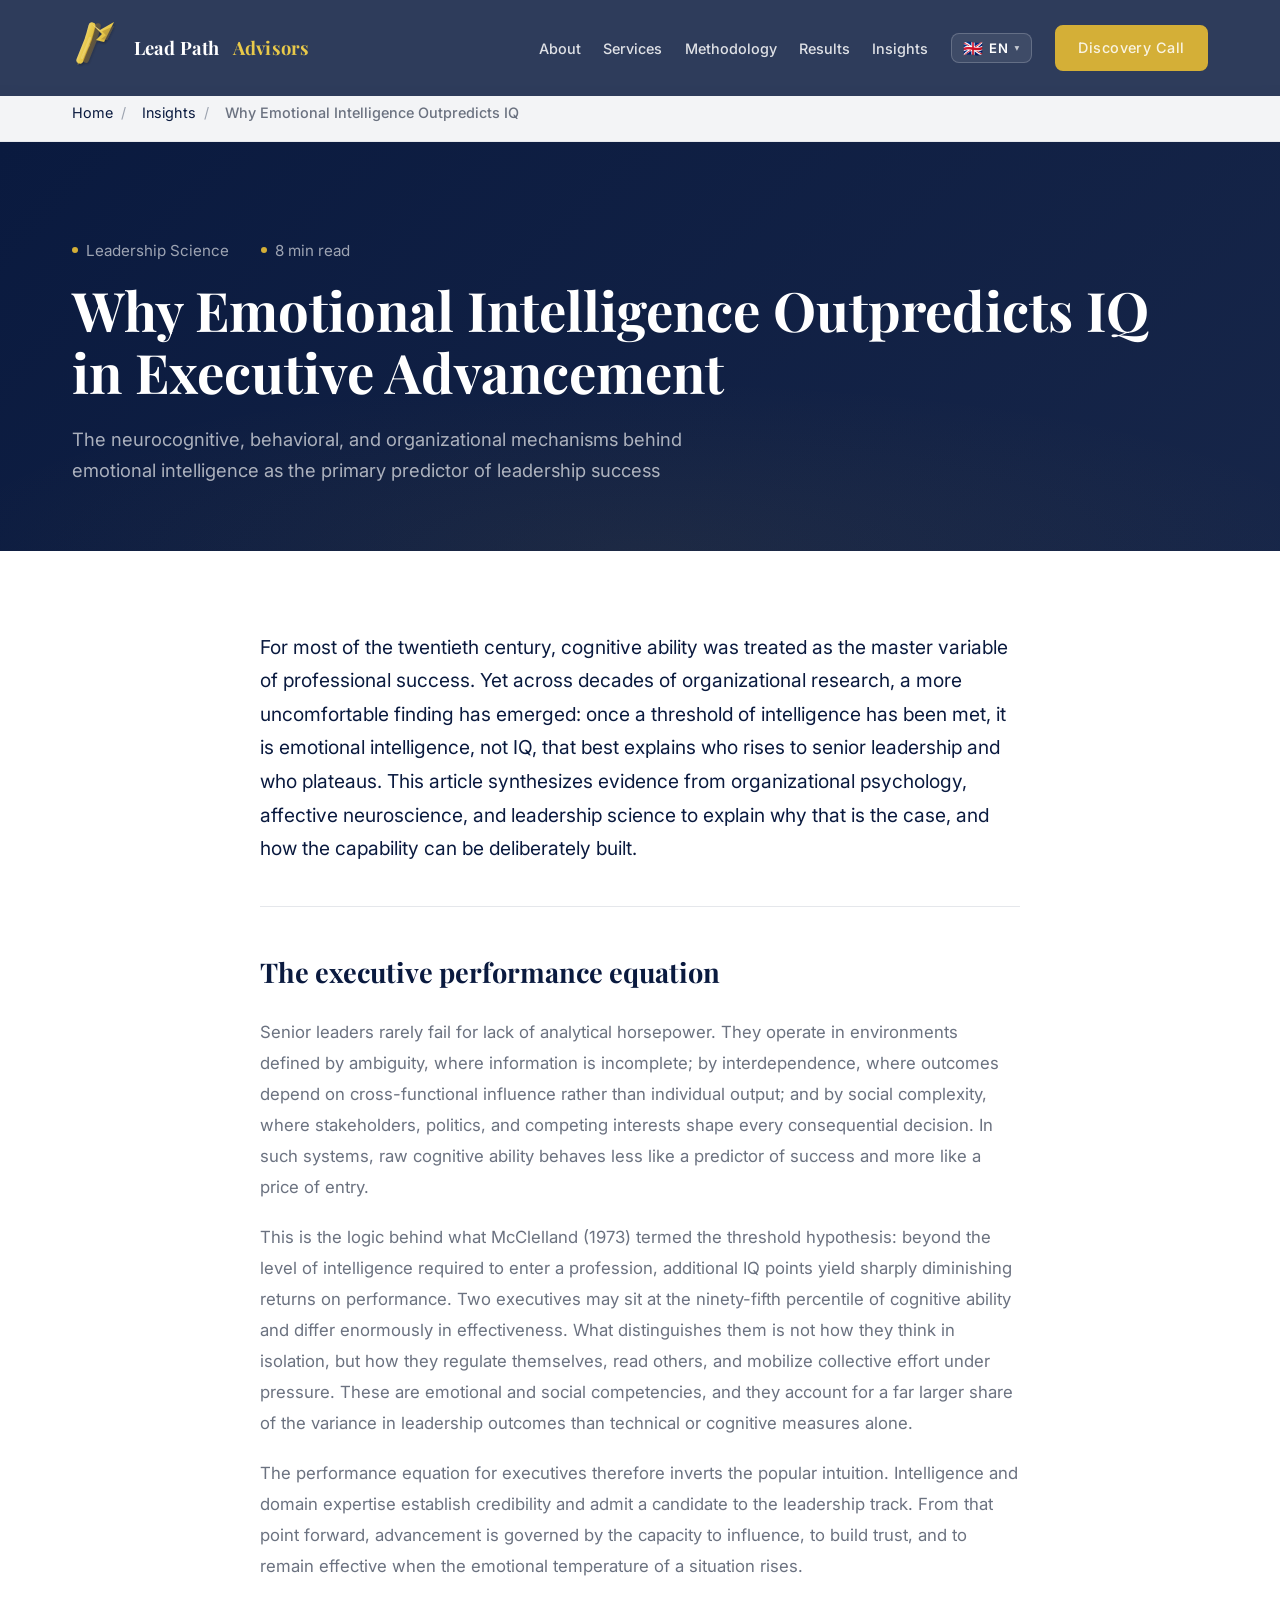
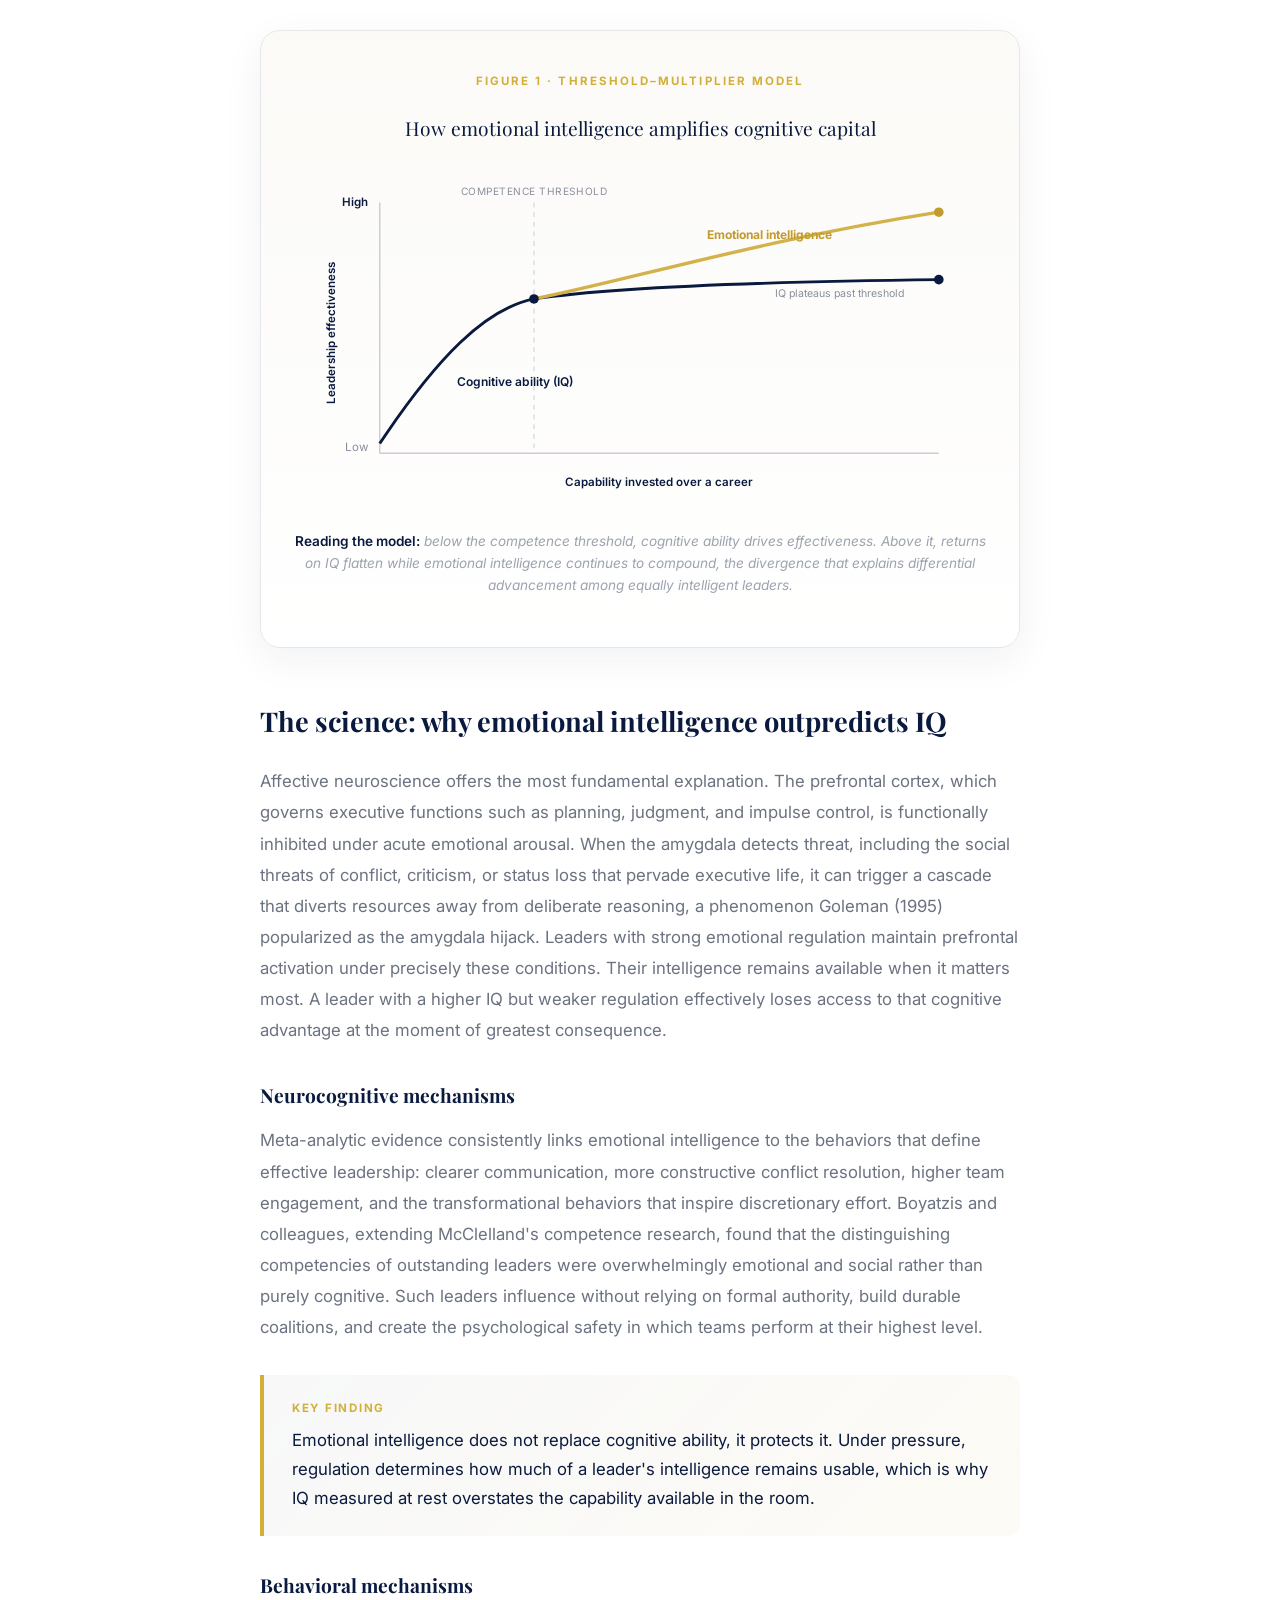
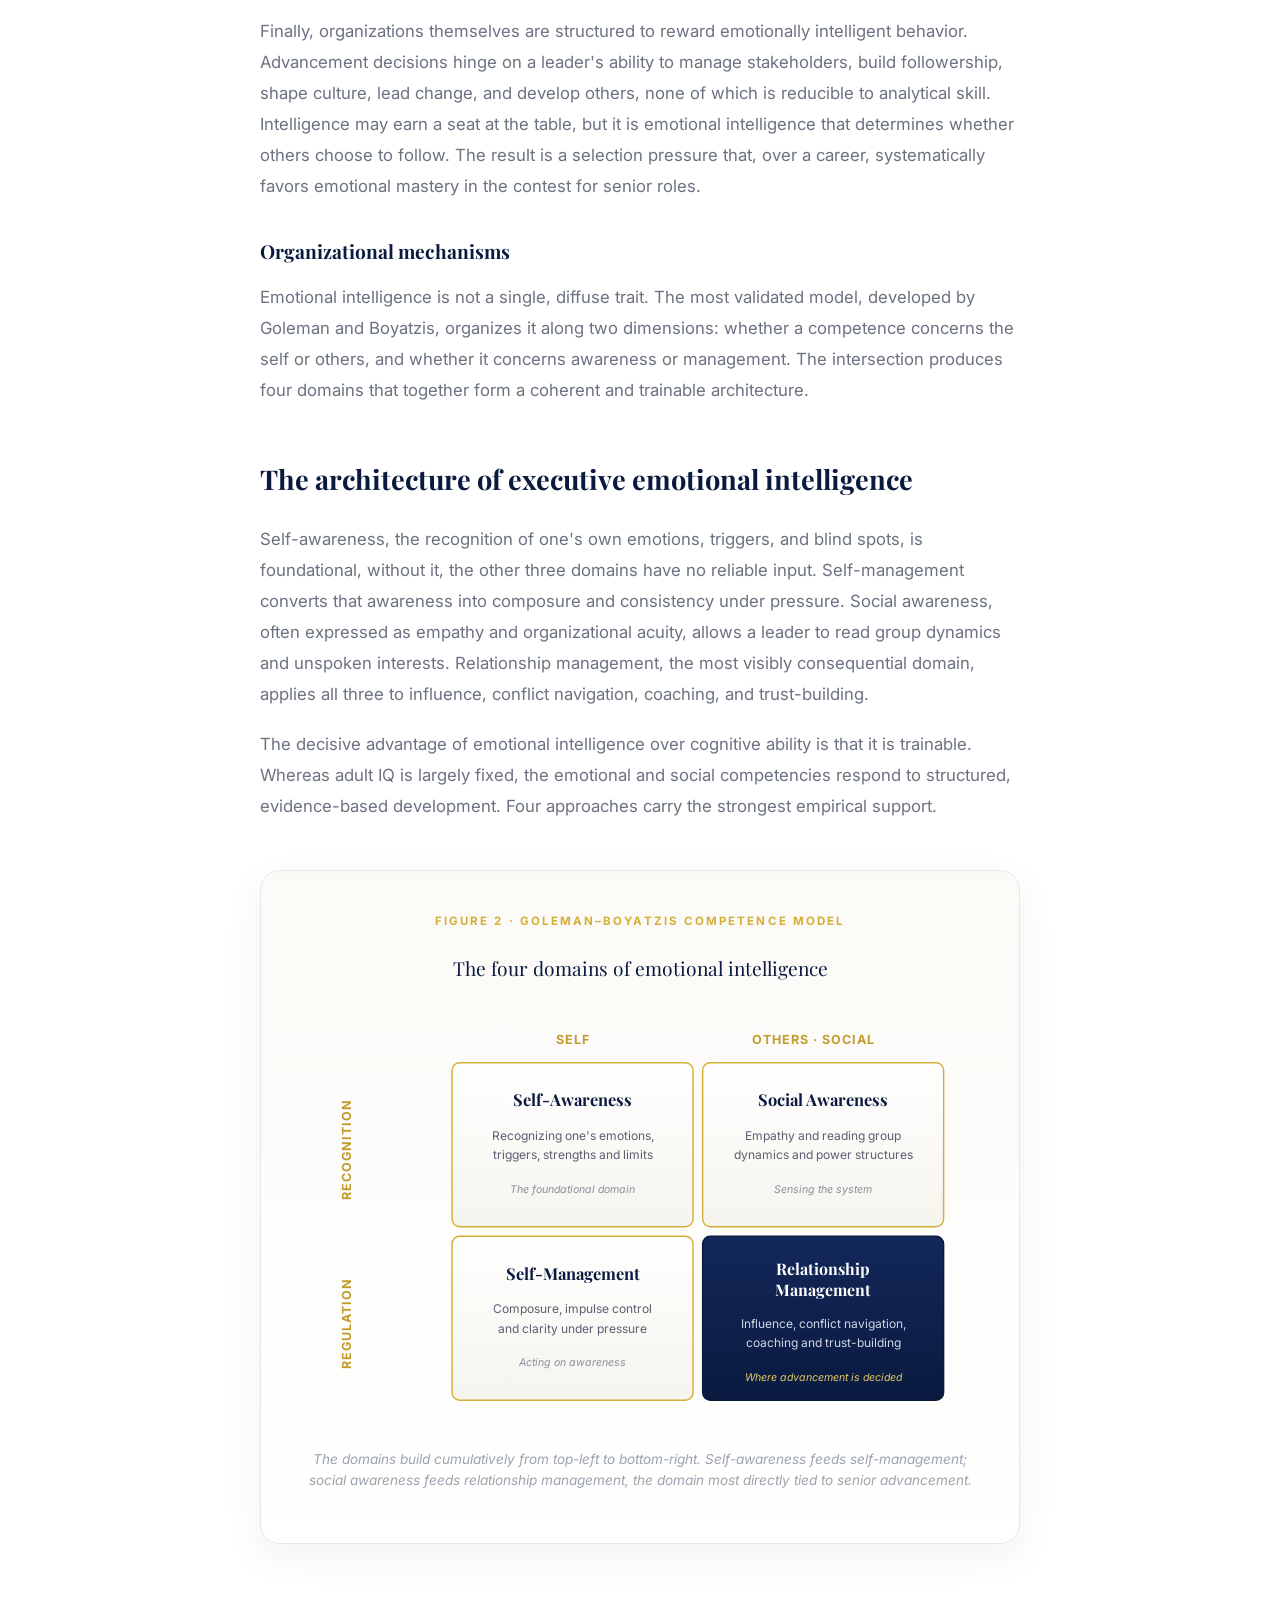
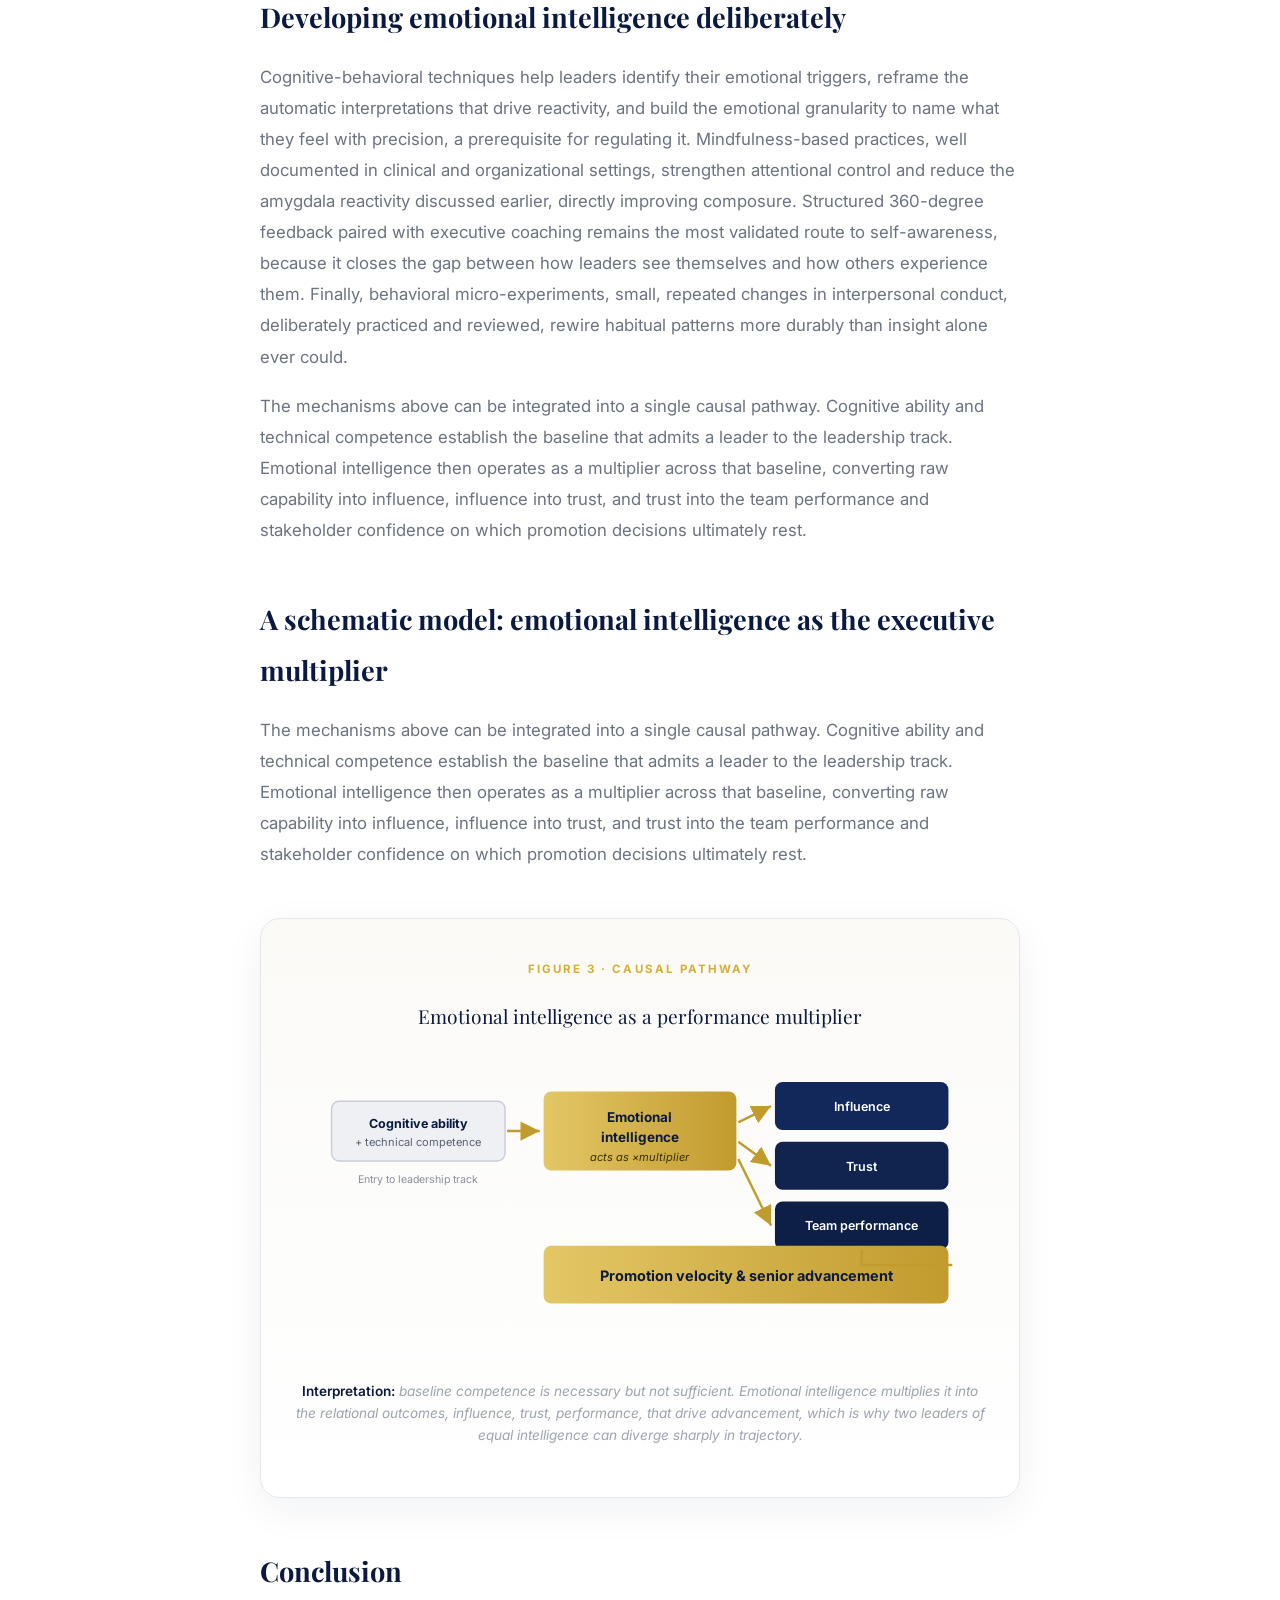
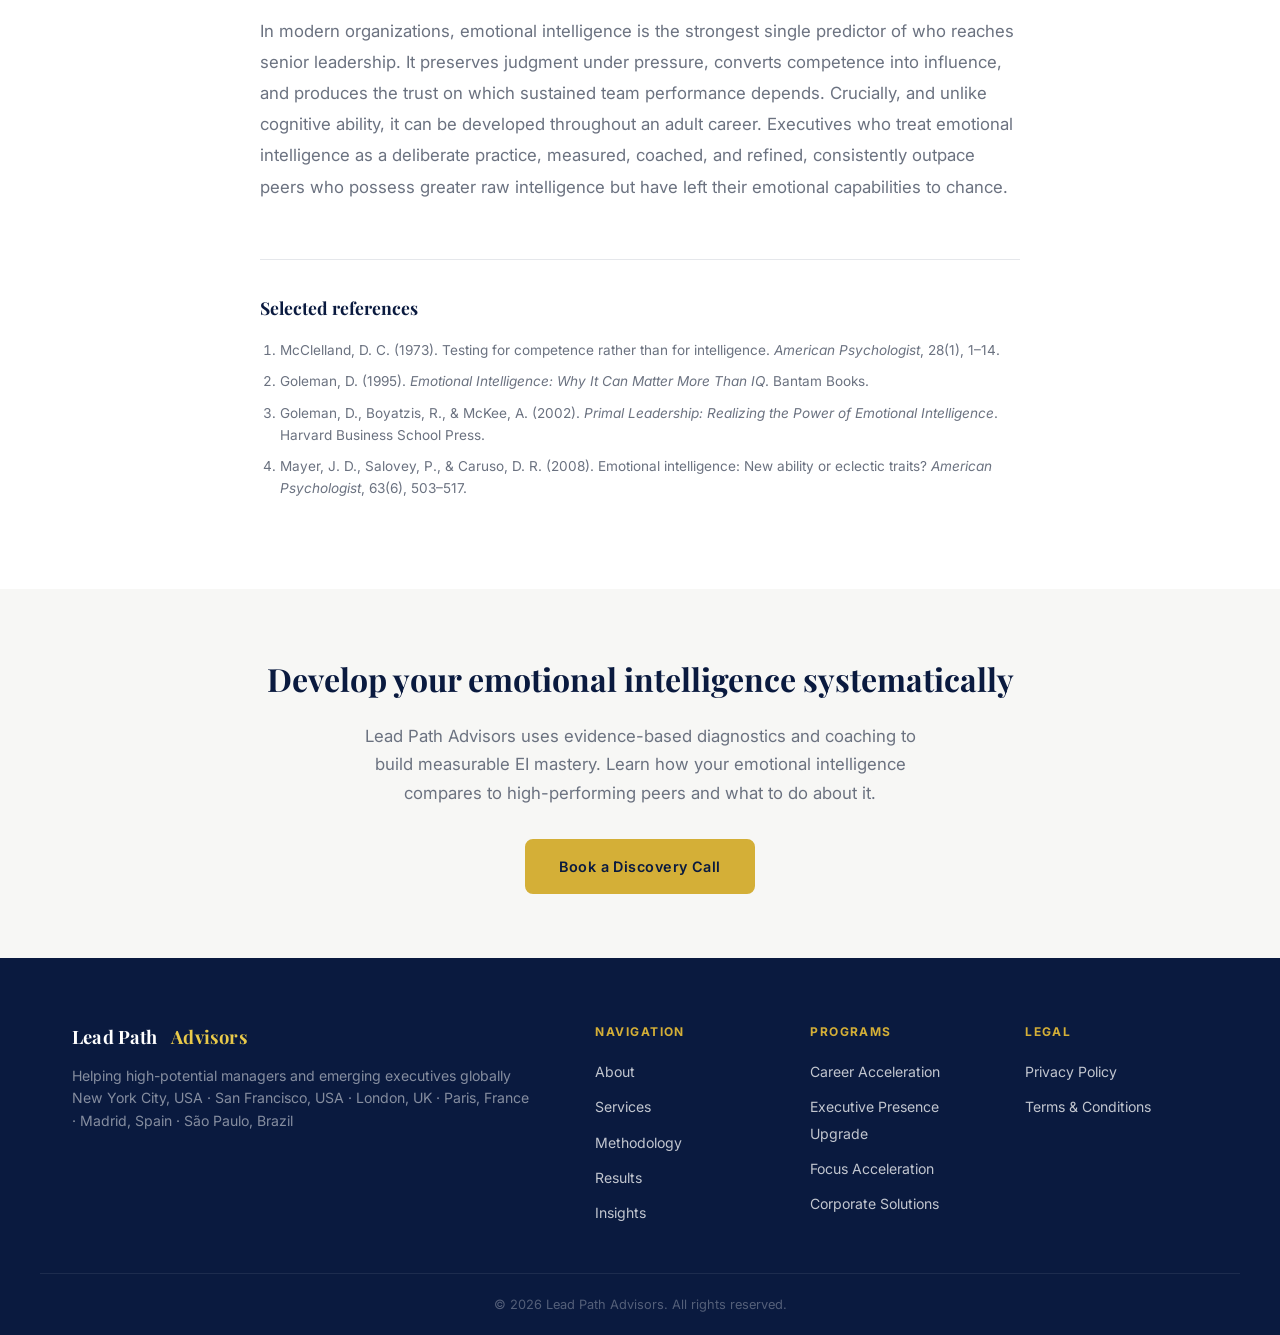
<file: article1.html>
<!DOCTYPE html>
<html lang="en">
<head>
  <meta charset="UTF-8" />
  <meta name="viewport" content="width=device-width, initial-scale=1.0" />
  <title>Why Emotional Intelligence Outpredicts IQ in Executive Leadership | Career Advancement Guide</title>
  <meta name="description" content="Discover why emotional intelligence outpredicts IQ in executive advancement. Explore the neurocognitive mechanisms, behavioral evidence, and organizational factors that drive leadership success and career acceleration." />
  <meta name="robots" content="index, follow" />
  <link rel="canonical" href="https://leadpathadvisors.com/why-emotional-intelligence-outpredicts-iq.html" />

  <!-- hreflang for multi-language SEO -->
  <link rel="alternate" hreflang="en" href="https://leadpathadvisors.com/why-emotional-intelligence-outpredicts-iq.html" />
  <link rel="alternate" hreflang="pt" href="https://leadpathadvisors.com/why-emotional-intelligence-outpredicts-iq.html?lang=pt" />
  <link rel="alternate" hreflang="es" href="https://leadpathadvisors.com/why-emotional-intelligence-outpredicts-iq.html?lang=es" />
  <link rel="alternate" hreflang="fr" href="https://leadpathadvisors.com/why-emotional-intelligence-outpredicts-iq.html?lang=fr" />
  <link rel="alternate" hreflang="x-default" href="https://leadpathadvisors.com/why-emotional-intelligence-outpredicts-iq.html" />

  <!-- Open Graph -->
  <meta property="og:type"        content="article" />
  <meta property="og:url"         content="https://leadpathadvisors.com/why-emotional-intelligence-outpredicts-iq.html" />
  <meta property="og:title"       content="Why Emotional Intelligence Outpredicts IQ | Lead Path Advisors" />
  <meta property="og:description" content="Discover why emotional intelligence outpredicts IQ in executive advancement. Learn the science-backed mechanisms and develop your EI deliberately." />
  <meta property="og:image"       content="https://leadpathadvisors.com/og-image.jpg" />
  <meta property="og:locale"      content="en_GB" />

  <!-- Twitter Card -->
  <meta name="twitter:card"        content="summary_large_image" />
  <meta name="twitter:title"       content="Why Emotional Intelligence Outpredicts IQ | Lead Path Advisors" />
  <meta name="twitter:description" content="The neurocognitive science of emotional intelligence and its role in executive advancement and leadership success." />
  <meta name="twitter:image"       content="https://leadpathadvisors.com/og-image.jpg" />
  <link rel="preconnect" href="https://fonts.googleapis.com" />
  <link rel="preconnect" href="https://fonts.gstatic.com" crossorigin />
  <link href="https://fonts.googleapis.com/css2?family=Playfair+Display:wght@400;600;700&family=Inter:wght@300;400;500;600&display=swap" rel="stylesheet" />
  <link rel="stylesheet" href="styles.css" />
  <style>
    .article-hero { background: linear-gradient(135deg, var(--navy) 0%, rgba(10,26,63,.95) 100%); padding: 6rem 0 4rem; position: relative; overflow: hidden; }
    .article-hero::before { content: ''; position: absolute; inset: 0; background: radial-gradient(ellipse 80% 60% at 50% 100%, rgba(212,175,55,.06) 0%, transparent 70%); pointer-events: none; }
    .article-hero-content { position: relative; z-index: 1; }
    .article-hero h1 { font-family: var(--font-serif); font-size: clamp(2rem, 5vw, 3.4rem); color: var(--white); line-height: 1.15; margin-bottom: 1.25rem; }
    .article-hero h1 em { color: var(--gold); font-style: italic; }
    .article-meta { display: flex; gap: 2rem; flex-wrap: wrap; color: rgba(255,255,255,.6); font-size: .95rem; margin-bottom: 1rem; }
    .article-meta-item { display: flex; align-items: center; gap: .5rem; }
    .article-meta-dot { width: 6px; height: 6px; border-radius: 50%; background: var(--gold); }
    .article-subtitle { font-size: 1.15rem; color: rgba(255,255,255,.65); max-width: 680px; line-height: 1.7; }

    .article-content { background: var(--white); padding: 5rem 0; }
    .article-body { max-width: 760px; margin: 0 auto; font-size: 1.05rem; line-height: 1.85; color: var(--gray4); }
    .article-lead { font-size: 1.2rem; line-height: 1.75; color: var(--navy); font-weight: 400; margin-bottom: 2.5rem; padding-bottom: 2.5rem; border-bottom: 1px solid var(--gray2); }
    .article-section { margin-bottom: 3rem; }
    .article-section h2 { font-family: var(--font-serif); font-size: 1.7rem; color: var(--navy); margin-bottom: 1.25rem; }
    .article-section h2 .sec-num { color: var(--gold); font-size: 1.1rem; display: block; letter-spacing: .15em; margin-bottom: .35rem; font-family: var(--font-sans, 'Inter'); font-weight: 600; }
    .article-section h3 { font-family: var(--font-serif); font-size: 1.2rem; color: var(--navy); margin: 2rem 0 .75rem; }
    .article-section p { margin-bottom: 1.15rem; }
    .article-section strong { color: var(--navy); font-weight: 600; }
    .article-section em.term { font-style: italic; color: var(--navy); }

    .key-finding { background: linear-gradient(135deg, rgba(10,26,63,.03), rgba(212,175,55,.05)); border-left: 4px solid var(--gold); border-radius: 0 var(--r-md) var(--r-md) 0; padding: 1.5rem 1.75rem; margin: 2rem 0; }
    .key-finding .kf-label { font-size: .72rem; letter-spacing: .15em; text-transform: uppercase; color: var(--gold); font-weight: 700; margin-bottom: .5rem; }
    .key-finding p { margin: 0; color: var(--navy); font-size: 1.05rem; line-height: 1.7; }

    .figure { margin: 3rem 0; }
    .figure-frame { background: linear-gradient(180deg, #fbfaf7 0%, #ffffff 100%); border: 1px solid var(--gray2); border-radius: var(--r-lg); padding: 2.5rem 2rem 2rem; box-shadow: 0 12px 40px rgba(10,26,63,.06); }
    .figure-eyebrow { font-size: .72rem; letter-spacing: .18em; text-transform: uppercase; color: var(--gold); font-weight: 700; text-align: center; margin-bottom: .35rem; }
    .figure-title { font-family: var(--font-serif); font-size: 1.2rem; color: var(--navy); text-align: center; margin-bottom: 1.75rem; }
    .figure svg { width: 100%; height: auto; display: block; }
    .figure-caption { font-size: .85rem; color: var(--gray3, #8a8f9c); line-height: 1.6; margin-top: 1.25rem; text-align: center; font-style: italic; }
    .figure-caption strong { color: var(--navy); font-style: normal; }

    .references { margin-top: 3.5rem; padding-top: 2rem; border-top: 1px solid var(--gray2); }
    .references h3 { font-family: var(--font-serif); font-size: 1.1rem; color: var(--navy); margin-bottom: 1rem; }
    .references ol { margin: 0; padding-left: 1.25rem; }
    .references li { font-size: .85rem; color: var(--gray4); line-height: 1.6; margin-bottom: .6rem; }

    .article-cta { background: var(--off); padding: 4rem 0; text-align: center; }
    .article-cta h2 { font-family: var(--font-serif); font-size: 2rem; color: var(--navy); margin-bottom: 1rem; }
    .article-cta p { font-size: 1.05rem; color: var(--gray4); max-width: 560px; margin: 0 auto 2rem; line-height: 1.7; }

    @media (max-width: 768px) {
      .article-hero { padding: 4rem 0 3rem; }
      .article-content { padding: 3rem 0; }
      .figure-frame { padding: 1.5rem 1rem 1.25rem; }
    }
  </style>

  <!-- Schema: Article -->
  <script type="application/ld+json">
  {
    "@context": "https://schema.org",
    "@type": "Article",
    "headline": "Why Emotional Intelligence Outpredicts IQ in Executive Advancement",
    "description": "Discover why emotional intelligence outpredicts IQ in executive advancement. Explore the neurocognitive mechanisms, behavioral evidence, and organizational factors.",
    "image": "https://leadpathadvisors.com/og-image.jpg",
    "author": [
      {
        "@type": "Person",
        "name": "David Furtado",
        "description": "Senior Executive Career Strategist"
      },
      {
        "@type": "Organization",
        "name": "Lead Path Advisors"
      }
    ],
    "publisher": {
      "@type": "Organization",
      "name": "Lead Path Advisors",
      "logo": {
        "@type": "ImageObject",
        "url": "https://leadpathadvisors.com/logo.png"
      }
    },
    "datePublished": "2024-01-15",
    "dateModified": "2026-06-13",
    "mentions": [
      { "@type": "Thing", "name": "Emotional Intelligence" },
      { "@type": "Thing", "name": "Executive Leadership" },
      { "@type": "Thing", "name": "Organizational Psychology" },
      { "@type": "Thing", "name": "Neurocognitive Science" },
      { "@type": "Thing", "name": "Career Advancement" }
    ]
  }
  </script>

  <!-- Schema: BreadcrumbList -->
  <script type="application/ld+json">
  {
    "@context": "https://schema.org",
    "@type": "BreadcrumbList",
    "itemListElement": [
      {
        "@type": "ListItem",
        "position": 1,
        "name": "Home",
        "item": "https://leadpathadvisors.com/"
      },
      {
        "@type": "ListItem",
        "position": 2,
        "name": "Insights",
        "item": "https://leadpathadvisors.com/insights.html"
      },
      {
        "@type": "ListItem",
        "position": 3,
        "name": "Why Emotional Intelligence Outpredicts IQ",
        "item": "https://leadpathadvisors.com/article1.html"
      }
    ]
  }
  </script>

  <!-- Google tag (gtag.js) -->
  <script async src="https://www.googletagmanager.com/gtag/js?id=G-QB9WN0DEQQ"></script>
  <script>
    window.dataLayer = window.dataLayer || [];
    function gtag(){dataLayer.push(arguments);}
    gtag('js', new Date());

    gtag('config', 'G-QB9WN0DEQQ');
  </script>
</head>
<body>

  <!-- NAV -->
  <nav id="navbar">
    <div class="nav-inner">
      <a href="index.html" class="logo">
        <svg class="logo-icon" viewBox="0 0 120 140" xmlns="http://www.w3.org/2000/svg" aria-hidden="true">
          <defs>
            <linearGradient id="goldGrad" x1="0%" y1="0%" x2="100%" y2="100%">
              <stop offset="0%" style="stop-color:#F4E4C1;stop-opacity:1" />
              <stop offset="50%" style="stop-color:#E8C94A;stop-opacity:1" />
              <stop offset="100%" style="stop-color:#D4AF37;stop-opacity:1" />
            </linearGradient>
            <linearGradient id="darkGold" x1="0%" y1="0%" x2="100%" y2="100%">
              <stop offset="0%" style="stop-color:#B8860B;stop-opacity:1" />
              <stop offset="100%" style="stop-color:#6B5D4F;stop-opacity:1" />
            </linearGradient>
            <filter id="shadow" x="-50%" y="-50%" width="200%" height="200%">
              <feDropShadow dx="2" dy="4" stdDeviation="3" flood-opacity="0.3"/>
            </filter>
          </defs>
          <g filter="url(#shadow)">
            <path d="M 20 100 Q 30 75, 40 50 Q 45 35, 50 15" fill="none" stroke="url(#goldGrad)" stroke-width="18" stroke-linecap="round" stroke-linejoin="round"/>
            <path d="M 35 100 Q 45 75, 55 50 Q 60 35, 65 15" fill="none" stroke="url(#darkGold)" stroke-width="14" stroke-linecap="round" stroke-linejoin="round" opacity="0.5"/>
            <polygon points="50,10 75,35 60,50 80,55 105,5 70,25" fill="url(#goldGrad)"/>
            <polygon points="65,18 85,38 72,48 88,50 105,15 75,28" fill="url(#darkGold)" opacity="0.4"/>
            <path d="M 25 95 Q 35 70, 45 45" fill="none" stroke="rgba(255,255,255,0.3)" stroke-width="6" stroke-linecap="round" opacity="0.6"/>
          </g>
          <g opacity="0.5">
            <path d="M 15 110 Q 30 85, 45 60" fill="none" stroke="url(#goldGrad)" stroke-width="3" stroke-dasharray="5,5" stroke-linecap="round"/>
          </g>
        </svg>
        Lead Path<span> Advisors</span>
      </a>
      <ul class="nav-links">
        <li><a href="index.html#about"        data-i18n="nav_about">About</a></li>
        <li><a href="index.html#services"     data-i18n="nav_services">Services</a></li>
        <li><a href="index.html#science"      data-i18n="nav_methodology">Methodology</a></li>
        <li><a href="index.html#testimonials" data-i18n="nav_results">Results</a></li>
        <li><a href="insights.html" data-i18n="nav_insights">Insights</a></li>
        <li>
          <div class="lang-switcher" id="langSwitcher">
            <button class="lang-btn" id="langToggle" aria-haspopup="true" aria-expanded="false">
              <span class="lang-flag" id="langFlag">🇬🇧</span>
              <span class="lang-code" id="langCode">EN</span>
              <span class="lang-caret">▾</span>
            </button>
            <ul class="lang-dropdown" id="langDropdown" role="menu">
              <li><button data-lang="en" role="menuitem"><span>🇬🇧</span> English</button></li>
              <li><button data-lang="pt" role="menuitem"><span>🇵🇹</span> Português</button></li>
              <li><button data-lang="es" role="menuitem"><span>🇪🇸</span> Español</button></li>
              <li><button data-lang="fr" role="menuitem"><span>🇫🇷</span> Français</button></li>
            </ul>
          </div>
        </li>
        <li><a href="index.html#contact" class="btn-nav" data-i18n="nav_cta">Discovery Call</a></li>
      </ul>
      <button class="hamburger" id="hamburger" aria-label="Menu">
        <span></span><span></span><span></span>
      </button>
    </div>
  </nav>

  <!-- BREADCRUMB NAVIGATION -->
  <nav class="breadcrumb-nav" aria-label="Breadcrumb">
    <div class="container">
      <ol class="breadcrumb-list">
        <li><a href="index.html" data-i18n="shared_home">Home</a></li>
        <li><a href="insights.html" data-i18n="nav_insights">Insights</a></li>
        <li aria-current="page" data-i18n="a1_breadcrumb">Why Emotional Intelligence Outpredicts IQ</li>
      </ol>
    </div>
  </nav>

  <!-- HERO -->
  <section class="article-hero">
    <div class="container">
      <div class="article-hero-content">
        <div class="article-meta">
          <div class="article-meta-item"><span class="article-meta-dot"></span><span data-i18n="a1_meta_category">Leadership Science</span></div>
          <div class="article-meta-item"><span class="article-meta-dot"></span><span data-i18n="a1_meta_read_time">8 min read</span></div>
        </div>
        <h1 data-i18n="a1_title">Why Emotional Intelligence <em>Outpredicts IQ</em> in Executive Advancement</h1>
        <p class="article-subtitle" data-i18n="a1_subtitle">The neurocognitive, behavioral, and organizational mechanisms behind emotional intelligence as the primary predictor of leadership success</p>
      </div>
    </div>
  </section>

  <!-- CONTENT -->
  <section class="article-content">
    <div class="container">
      <article class="article-body">

        <p class="article-lead" data-i18n="a1_lead">For most of the twentieth century, cognitive ability was treated as the master variable of professional success. Yet across decades of organizational research, a more uncomfortable finding has emerged: once a threshold of intelligence has been met, it is emotional intelligence, not IQ, that best explains who rises to senior leadership and who plateaus. This article synthesizes evidence from organizational psychology, affective neuroscience, and leadership science to explain why that is the case, and how the capability can be deliberately built.</p>

        <div class="article-section">
          <h2 data-i18n="a1_h2_eq">The executive performance equation</h2>
          <p data-i18n="a1_p1">Senior leaders rarely fail for lack of analytical horsepower. They operate in environments defined by ambiguity, where information is incomplete; by interdependence, where outcomes depend on cross-functional influence rather than individual output; and by social complexity, where stakeholders, politics, and competing interests shape every consequential decision. In such systems, raw cognitive ability behaves less like a predictor of success and more like a price of entry.</p>
          <p data-i18n="a1_p2">This is the logic behind what McClelland (1973) termed the <em class="term">threshold hypothesis</em>: beyond the level of intelligence required to enter a profession, additional IQ points yield sharply diminishing returns on performance. Two executives may sit at the ninety-fifth percentile of cognitive ability and differ enormously in effectiveness. What distinguishes them is not how they think in isolation, but how they regulate themselves, read others, and mobilize collective effort under pressure. These are emotional and social competencies, and they account for a far larger share of the variance in leadership outcomes than technical or cognitive measures alone.</p>
          <p data-i18n="a1_p3">The performance equation for executives therefore inverts the popular intuition. Intelligence and domain expertise establish credibility and admit a candidate to the leadership track. From that point forward, advancement is governed by the capacity to influence, to build trust, and to remain effective when the emotional temperature of a situation rises.</p>

          <div class="figure">
            <div class="figure-frame">
              <p class="figure-eyebrow" data-i18n="a1_fig1_eyebrow">Figure 1 · Threshold–Multiplier Model</p>
              <p class="figure-title" data-i18n="a1_fig1_title">How emotional intelligence amplifies cognitive capital</p>
              <svg viewBox="0 0 720 360" xmlns="http://www.w3.org/2000/svg" role="img" aria-label="Threshold and multiplier model of executive performance">
                <defs>
                  <linearGradient id="a1f1Gold" x1="0" y1="0" x2="1" y2="1">
                    <stop offset="0%" stop-color="#E3C766"/><stop offset="100%" stop-color="#C29B2E"/>
                  </linearGradient>
                  <linearGradient id="a1f1Navy" x1="0" y1="0" x2="0" y2="1">
                    <stop offset="0%" stop-color="#13285A"/><stop offset="100%" stop-color="#0A1A3F"/>
                  </linearGradient>
                </defs>
                <!-- axes -->
                <line x1="90" y1="40" x2="90" y2="300" stroke="#C9CDD6" stroke-width="1.5"/>
                <line x1="90" y1="300" x2="670" y2="300" stroke="#C9CDD6" stroke-width="1.5"/>
                <text x="78" y="44" text-anchor="end" fill="#0A1A3F" font-size="12" font-weight="600">High</text>
                <text x="78" y="298" text-anchor="end" fill="#8a8f9c" font-size="12">Low</text>
                <text x="44" y="175" text-anchor="middle" fill="#0A1A3F" font-size="12" font-weight="600" transform="rotate(-90 44 175)">Leadership effectiveness</text>
                <text x="380" y="334" text-anchor="middle" fill="#0A1A3F" font-size="12" font-weight="600">Capability invested over a career</text>
                <!-- threshold zone -->
                <line x1="250" y1="40" x2="250" y2="300" stroke="#C9CDD6" stroke-width="1" stroke-dasharray="5 5"/>
                <text x="250" y="32" text-anchor="middle" fill="#8a8f9c" font-size="10.5" letter-spacing=".05em">COMPETENCE THRESHOLD</text>
                <!-- IQ curve: rises then flattens -->
                <path d="M90 290 C 150 200, 200 150, 250 140 C 330 128, 500 122, 670 120" fill="none" stroke="#0A1A3F" stroke-width="3"/>
                <!-- EI curve: keeps climbing after threshold -->
                <path d="M250 140 C 350 120, 480 80, 670 50" fill="none" stroke="url(#a1f1Gold)" stroke-width="3.5"/>
                <circle cx="250" cy="140" r="5" fill="#0A1A3F"/>
                <circle cx="670" cy="50" r="5" fill="#C29B2E"/>
                <circle cx="670" cy="120" r="5" fill="#0A1A3F"/>
                <!-- labels -->
                <text x="170" y="230" fill="#0A1A3F" font-size="12.5" font-weight="600">Cognitive ability (IQ)</text>
                <text x="430" y="78" fill="#C29B2E" font-size="12.5" font-weight="700">Emotional intelligence</text>
                <text x="500" y="138" fill="#8a8f9c" font-size="11">IQ plateaus past threshold</text>
              </svg>
              <p class="figure-caption"><strong>Reading the model:</strong> below the competence threshold, cognitive ability drives effectiveness. Above it, returns on IQ flatten while emotional intelligence continues to compound, the divergence that explains differential advancement among equally intelligent leaders.</p>
            </div>
          </div>
        </div>

        <div class="article-section">
          <h2 data-i18n="a1_h2_science">The science: why emotional intelligence outpredicts IQ</h2>
          <p data-i18n="a1_p4">The empirical case for emotional intelligence rests on three converging bodies of evidence, operating at the neurological, behavioral, and organizational levels respectively.</p>

          <h3 data-i18n="a1_h3_neuro">Neurocognitive mechanisms</h3>
          <p data-i18n="a1_p5">Affective neuroscience offers the most fundamental explanation. The prefrontal cortex, which governs executive functions such as planning, judgment, and impulse control, is functionally inhibited under acute emotional arousal. When the amygdala detects threat, including the social threats of conflict, criticism, or status loss that pervade executive life, it can trigger a cascade that diverts resources away from deliberate reasoning, a phenomenon Goleman (1995) popularized as the <em class="term">amygdala hijack</em>. Leaders with strong emotional regulation maintain prefrontal activation under precisely these conditions. Their intelligence remains available when it matters most. A leader with a higher IQ but weaker regulation effectively loses access to that cognitive advantage at the moment of greatest consequence.</p>

          <div class="key-finding">
            <p class="kf-label" data-i18n="shared_key_finding">Key finding</p>
            <p data-i18n="a1_kf1">Emotional intelligence does not replace cognitive ability, it protects it. Under pressure, regulation determines how much of a leader's intelligence remains usable, which is why IQ measured at rest overstates the capability available in the room.</p>
          </div>

          <h3 data-i18n="a1_h3_behav">Behavioral mechanisms</h3>
          <p data-i18n="a1_p6">Meta-analytic evidence consistently links emotional intelligence to the behaviors that define effective leadership: clearer communication, more constructive conflict resolution, higher team engagement, and the transformational behaviors that inspire discretionary effort. Boyatzis and colleagues, extending McClelland's competence research, found that the distinguishing competencies of outstanding leaders were overwhelmingly emotional and social rather than purely cognitive. Such leaders influence without relying on formal authority, build durable coalitions, and create the psychological safety in which teams perform at their highest level.</p>

          <h3 data-i18n="a1_h3_org">Organizational mechanisms</h3>
          <p data-i18n="a1_p7">Finally, organizations themselves are structured to reward emotionally intelligent behavior. Advancement decisions hinge on a leader's ability to manage stakeholders, build followership, shape culture, lead change, and develop others, none of which is reducible to analytical skill. Intelligence may earn a seat at the table, but it is emotional intelligence that determines whether others choose to follow. The result is a selection pressure that, over a career, systematically favors emotional mastery in the contest for senior roles.</p>
        </div>

        <div class="article-section">
          <h2 data-i18n="a1_h2_architecture">The architecture of executive emotional intelligence</h2>
          <p data-i18n="a1_p8">Emotional intelligence is not a single, diffuse trait. The most validated model, developed by Goleman and Boyatzis, organizes it along two dimensions: whether a competence concerns the self or others, and whether it concerns awareness or management. The intersection produces four domains that together form a coherent and trainable architecture.</p>
          <p data-i18n="a1_p9">Self-awareness, the recognition of one's own emotions, triggers, and blind spots, is foundational, without it, the other three domains have no reliable input. Self-management converts that awareness into composure and consistency under pressure. Social awareness, often expressed as empathy and organizational acuity, allows a leader to read group dynamics and unspoken interests. Relationship management, the most visibly consequential domain, applies all three to influence, conflict navigation, coaching, and trust-building.</p>

          <div class="figure">
            <div class="figure-frame">
              <p class="figure-eyebrow" data-i18n="a1_fig2_eyebrow">Figure 2 · Goleman–Boyatzis Competence Model</p>
              <p class="figure-title" data-i18n="a1_fig2_title">The four domains of emotional intelligence</p>
              <svg viewBox="0 0 720 440" xmlns="http://www.w3.org/2000/svg" role="img" aria-label="Two-by-two matrix of emotional intelligence domains">
                <defs>
                  <linearGradient id="a1f2Cell" x1="0" y1="0" x2="0" y2="1">
                    <stop offset="0%" stop-color="#ffffff"/><stop offset="100%" stop-color="#f6f4ee"/>
                  </linearGradient>
                </defs>
                <!-- column headers -->
                <text x="290" y="40" text-anchor="middle" fill="#C29B2E" font-size="13" font-weight="700" letter-spacing=".08em">SELF</text>
                <text x="540" y="40" text-anchor="middle" fill="#C29B2E" font-size="13" font-weight="700" letter-spacing=".08em">OTHERS · SOCIAL</text>
                <!-- row headers -->
                <text x="60" y="150" text-anchor="middle" fill="#C29B2E" font-size="13" font-weight="700" letter-spacing=".08em" transform="rotate(-90 60 150)">RECOGNITION</text>
                <text x="60" y="330" text-anchor="middle" fill="#C29B2E" font-size="13" font-weight="700" letter-spacing=".08em" transform="rotate(-90 60 330)">REGULATION</text>
                <!-- cells -->
                <g>
                  <rect x="165" y="60" width="250" height="170" rx="8" fill="url(#a1f2Cell)" stroke="#D4AF37" stroke-width="1.5"/>
                  <text x="290" y="105" text-anchor="middle" fill="#0A1A3F" font-size="17" font-weight="700" font-family="'Playfair Display', serif">Self-Awareness</text>
                  <text x="290" y="140" text-anchor="middle" fill="#5a6072" font-size="12.5">Recognizing one's emotions,</text>
                  <text x="290" y="160" text-anchor="middle" fill="#5a6072" font-size="12.5">triggers, strengths and limits</text>
                  <text x="290" y="195" text-anchor="middle" fill="#8a8f9c" font-size="11" font-style="italic">The foundational domain</text>
                </g>
                <g>
                  <rect x="425" y="60" width="250" height="170" rx="8" fill="url(#a1f2Cell)" stroke="#D4AF37" stroke-width="1.5"/>
                  <text x="550" y="105" text-anchor="middle" fill="#0A1A3F" font-size="17" font-weight="700" font-family="'Playfair Display', serif">Social Awareness</text>
                  <text x="550" y="140" text-anchor="middle" fill="#5a6072" font-size="12.5">Empathy and reading group</text>
                  <text x="550" y="160" text-anchor="middle" fill="#5a6072" font-size="12.5">dynamics and power structures</text>
                  <text x="550" y="195" text-anchor="middle" fill="#8a8f9c" font-size="11" font-style="italic">Sensing the system</text>
                </g>
                <g>
                  <rect x="165" y="240" width="250" height="170" rx="8" fill="url(#a1f2Cell)" stroke="#D4AF37" stroke-width="1.5"/>
                  <text x="290" y="285" text-anchor="middle" fill="#0A1A3F" font-size="17" font-weight="700" font-family="'Playfair Display', serif">Self-Management</text>
                  <text x="290" y="320" text-anchor="middle" fill="#5a6072" font-size="12.5">Composure, impulse control</text>
                  <text x="290" y="340" text-anchor="middle" fill="#5a6072" font-size="12.5">and clarity under pressure</text>
                  <text x="290" y="375" text-anchor="middle" fill="#8a8f9c" font-size="11" font-style="italic">Acting on awareness</text>
                </g>
                <g>
                  <rect x="425" y="240" width="250" height="170" rx="8" fill="url(#a1f2Navy)" stroke="#0A1A3F" stroke-width="1.5"/>
                  <text x="550" y="280" text-anchor="middle" fill="#ffffff" font-size="16.5" font-weight="700" font-family="'Playfair Display', serif">Relationship</text>
                  <text x="550" y="302" text-anchor="middle" fill="#ffffff" font-size="16.5" font-weight="700" font-family="'Playfair Display', serif">Management</text>
                  <text x="550" y="335" text-anchor="middle" fill="#cfd6e6" font-size="12.5">Influence, conflict navigation,</text>
                  <text x="550" y="355" text-anchor="middle" fill="#cfd6e6" font-size="12.5">coaching and trust-building</text>
                  <text x="550" y="390" text-anchor="middle" fill="#E3C766" font-size="11" font-style="italic">Where advancement is decided</text>
                </g>
                <linearGradient id="a1f2Navy" x1="0" y1="0" x2="0" y2="1"><stop offset="0%" stop-color="#13285A"/><stop offset="100%" stop-color="#0A1A3F"/></linearGradient>
              </svg>
              <p class="figure-caption" data-i18n="a1_fig2_caption"><strong>Reading the matrix:</strong> the domains build cumulatively from top-left to bottom-right. Self-awareness feeds self-management; social awareness feeds relationship management, the domain most directly tied to senior advancement.</p>
            </div>
          </div>
        </div>

        <div class="article-section">
          <h2 data-i18n="a1_h2_developing">Developing emotional intelligence deliberately</h2>
          <p data-i18n="a1_p10">The decisive advantage of emotional intelligence over cognitive ability is that it is trainable. Whereas adult IQ is largely fixed, the emotional and social competencies respond to structured, evidence-based development. Four approaches carry the strongest empirical support.</p>
          <p data-i18n="a1_p11">Cognitive-behavioral techniques help leaders identify their emotional triggers, reframe the automatic interpretations that drive reactivity, and build the emotional granularity to name what they feel with precision, a prerequisite for regulating it. Mindfulness-based practices, well documented in clinical and organizational settings, strengthen attentional control and reduce the amygdala reactivity discussed earlier, directly improving composure. Structured 360-degree feedback paired with executive coaching remains the most validated route to self-awareness, because it closes the gap between how leaders see themselves and how others experience them. Finally, behavioral micro-experiments, small, repeated changes in interpersonal conduct, deliberately practiced and reviewed, rewire habitual patterns more durably than insight alone ever could.</p>
        </div>

        <div class="article-section">
          <h2 data-i18n="a1_h2_multiplier">A schematic model: emotional intelligence as the executive multiplier</h2>
          <p data-i18n="a1_p12">The mechanisms above can be integrated into a single causal pathway. Cognitive ability and technical competence establish the baseline that admits a leader to the leadership track. Emotional intelligence then operates as a multiplier across that baseline, converting raw capability into influence, influence into trust, and trust into the team performance and stakeholder confidence on which promotion decisions ultimately rest.</p>

          <div class="figure">
            <div class="figure-frame">
              <p class="figure-eyebrow" data-i18n="a1_fig3_eyebrow">Figure 3 · Causal Pathway</p>
              <p class="figure-title" data-i18n="a1_fig3_title">Emotional intelligence as a performance multiplier</p>
              <svg viewBox="0 0 720 320" xmlns="http://www.w3.org/2000/svg" role="img" aria-label="Causal pathway from baseline competence through emotional intelligence to advancement">
                <defs>
                  <linearGradient id="a1f3Gold" x1="0" y1="0" x2="1" y2="0"><stop offset="0%" stop-color="#E3C766"/><stop offset="100%" stop-color="#C29B2E"/></linearGradient>
                  <marker id="a1arrow" markerWidth="12" markerHeight="12" refX="8" refY="4" orient="auto"><path d="M0 0 L8 4 L0 8 Z" fill="#C29B2E"/></marker>
                </defs>
                <!-- baseline track -->
                <rect x="40" y="50" width="180" height="62" rx="8" fill="#eef0f4" stroke="#C9CDD6" stroke-width="1.5"/>
                <text x="130" y="78" text-anchor="middle" fill="#0A1A3F" font-size="13" font-weight="700">Cognitive ability</text>
                <text x="130" y="97" text-anchor="middle" fill="#5a6072" font-size="11.5">+ technical competence</text>
                <text x="130" y="135" text-anchor="middle" fill="#8a8f9c" font-size="11">Entry to leadership track</text>

                <!-- multiplier band -->
                <rect x="260" y="40" width="200" height="82" rx="8" fill="url(#a1f3Gold)"/>
                <text x="360" y="72" text-anchor="middle" fill="#0A1A3F" font-size="14" font-weight="700">Emotional</text>
                <text x="360" y="92" text-anchor="middle" fill="#0A1A3F" font-size="14" font-weight="700">intelligence</text>
                <text x="360" y="112" text-anchor="middle" fill="#3a2f08" font-size="11.5" font-style="italic">acts as ×multiplier</text>

                <!-- outcomes chain -->
                <rect x="500" y="30" width="180" height="50" rx="8" fill="#13285A"/>
                <text x="590" y="60" text-anchor="middle" fill="#fff" font-size="13" font-weight="600">Influence</text>
                <rect x="500" y="92" width="180" height="50" rx="8" fill="#11234f"/>
                <text x="590" y="122" text-anchor="middle" fill="#fff" font-size="13" font-weight="600">Trust</text>
                <rect x="500" y="154" width="180" height="50" rx="8" fill="#0e1f47"/>
                <text x="590" y="184" text-anchor="middle" fill="#fff" font-size="13" font-weight="600">Team performance</text>

                <!-- final outcome -->
                <rect x="260" y="200" width="420" height="60" rx="8" fill="url(#a1f3Gold)"/>
                <text x="470" y="237" text-anchor="middle" fill="#0A1A3F" font-size="15" font-weight="700">Promotion velocity &amp; senior advancement</text>

                <!-- arrows -->
                <line x1="222" y1="81" x2="256" y2="81" stroke="#C29B2E" stroke-width="2.5" marker-end="url(#a1arrow)"/>
                <line x1="462" y1="72" x2="496" y2="55" stroke="#C29B2E" stroke-width="2.5" marker-end="url(#a1arrow)"/>
                <line x1="462" y1="92" x2="496" y2="117" stroke="#C29B2E" stroke-width="2.5" marker-end="url(#a1arrow)"/>
                <line x1="462" y1="110" x2="496" y2="179" stroke="#C29B2E" stroke-width="2.5" marker-end="url(#a1arrow)"/>
                <path d="M590 204 L590 220 L684 220" fill="none" stroke="#C29B2E" stroke-width="2.5"/>
                <line x1="470" y1="200" x2="470" y2="150" stroke="#C29B2E" stroke-width="2.5" stroke-dasharray="4 4" marker-end="url(#a1arrow)" opacity="0"/>
              </svg>
              <p class="figure-caption"><strong>Interpretation:</strong> baseline competence is necessary but not sufficient. Emotional intelligence multiplies it into the relational outcomes, influence, trust, performance, that drive advancement, which is why two leaders of equal intelligence can diverge sharply in trajectory.</p>
            </div>
          </div>
        </div>

        <div class="article-section">
          <h2>Conclusion</h2>
          <p data-i18n="a1_conclusion">In modern organizations, emotional intelligence is the strongest single predictor of who reaches senior leadership. It preserves judgment under pressure, converts competence into influence, and produces the trust on which sustained team performance depends. Crucially, and unlike cognitive ability, it can be developed throughout an adult career. Executives who treat emotional intelligence as a deliberate practice, measured, coached, and refined, consistently outpace peers who possess greater raw intelligence but have left their emotional capabilities to chance.</p>
        </div>

        <div class="references">
          <h3>Selected references</h3>
          <ol>
            <li>McClelland, D. C. (1973). Testing for competence rather than for intelligence. <em>American Psychologist</em>, 28(1), 1–14.</li>
            <li>Goleman, D. (1995). <em>Emotional Intelligence: Why It Can Matter More Than IQ</em>. Bantam Books.</li>
            <li>Goleman, D., Boyatzis, R., &amp; McKee, A. (2002). <em>Primal Leadership: Realizing the Power of Emotional Intelligence</em>. Harvard Business School Press.</li>
            <li>Mayer, J. D., Salovey, P., &amp; Caruso, D. R. (2008). Emotional intelligence: New ability or eclectic traits? <em>American Psychologist</em>, 63(6), 503–517.</li>
          </ol>
        </div>

      </article>
    </div>
  </section>

  <!-- CTA -->
  <section class="article-cta">
    <div class="container">
      <h2>Develop your emotional intelligence systematically</h2>
      <p data-i18n="a1_cta_p">Lead Path Advisors uses evidence-based diagnostics and coaching to build measurable EI mastery. Learn how your emotional intelligence compares to high-performing peers and what to do about it.</p>
      <a href="index.html#contact" class="btn-primary">Book a Discovery Call</a>
    </div>
  </section>

  <!-- FOOTER -->
  <footer class="footer">
    <div class="container footer-inner">
      <div class="footer-brand">
        <a href="index.html" class="logo">Lead Path<span> Advisors</span></a>
        <p>Helping high-potential managers and emerging executives globally</p>
        <p>New York City, USA · San Francisco, USA · London, UK · Paris, France · Madrid, Spain · São Paulo, Brazil</p>
      </div>
      <div class="footer-links">
        <div class="footer-col">
          <h5>Navigation</h5>
          <ul>
            <li><a href="index.html#about">About</a></li>
            <li><a href="index.html#services">Services</a></li>
            <li><a href="index.html#science">Methodology</a></li>
            <li><a href="index.html#testimonials">Results</a></li>
            <li><a href="insights.html">Insights</a></li>
          </ul>
        </div>
        <div class="footer-col">
          <h5>Programs</h5>
          <ul>
            <li><a href="index.html#services">Career Acceleration</a></li>
            <li><a href="index.html#services">Executive Presence Upgrade</a></li>
            <li><a href="index.html#services">Focus Acceleration</a></li>
            <li><a href="corporate-solutions.html">Corporate Solutions</a></li>
          </ul>
        </div>
        <div class="footer-col">
          <h5>Legal</h5>
          <ul>
            <li><a href="#">Privacy Policy</a></li>
            <li><a href="#">Terms &amp; Conditions</a></li>
          </ul>
        </div>
      </div>
    </div>
    <div class="footer-bottom">
      <p>© 2026 Lead Path Advisors. All rights reserved.</p>
    </div>
  </footer>

  <script src="translations.js"></script>
  <script src="script.js"></script>
</body>
</html>
</file>
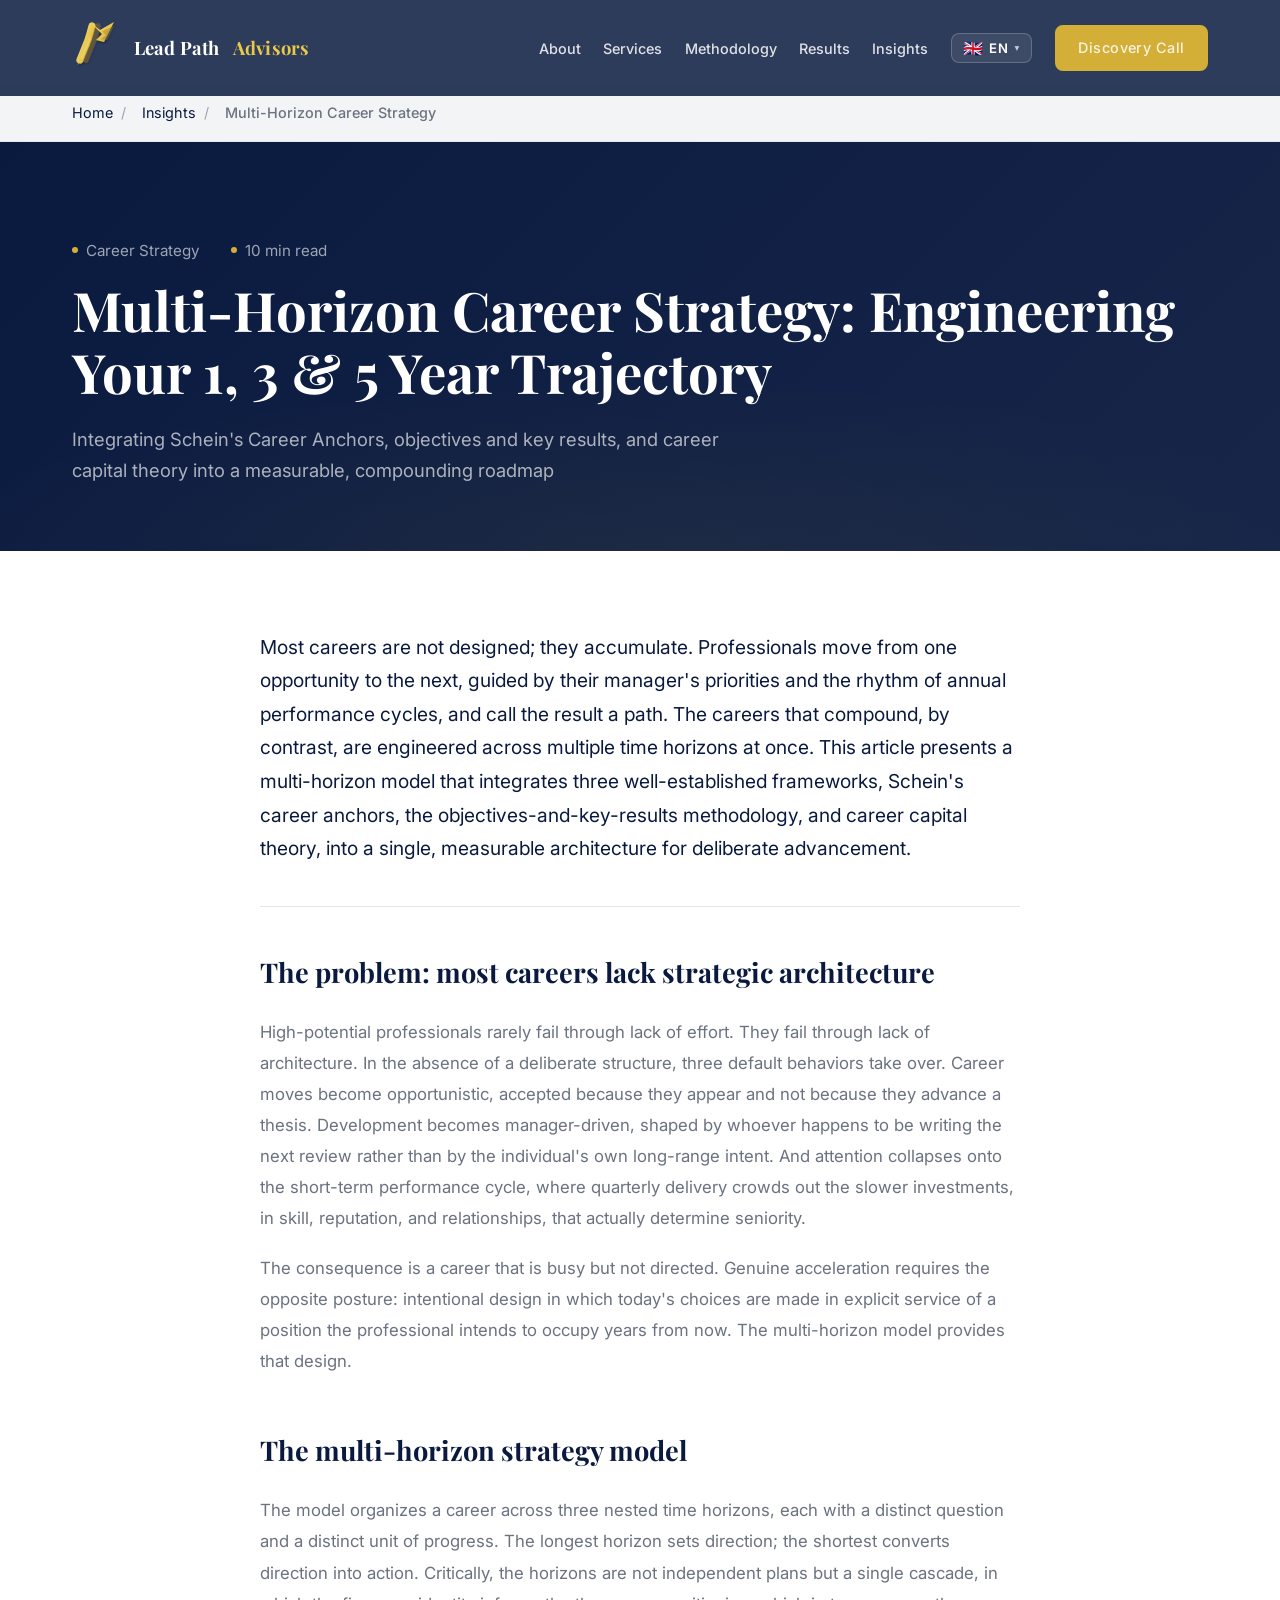
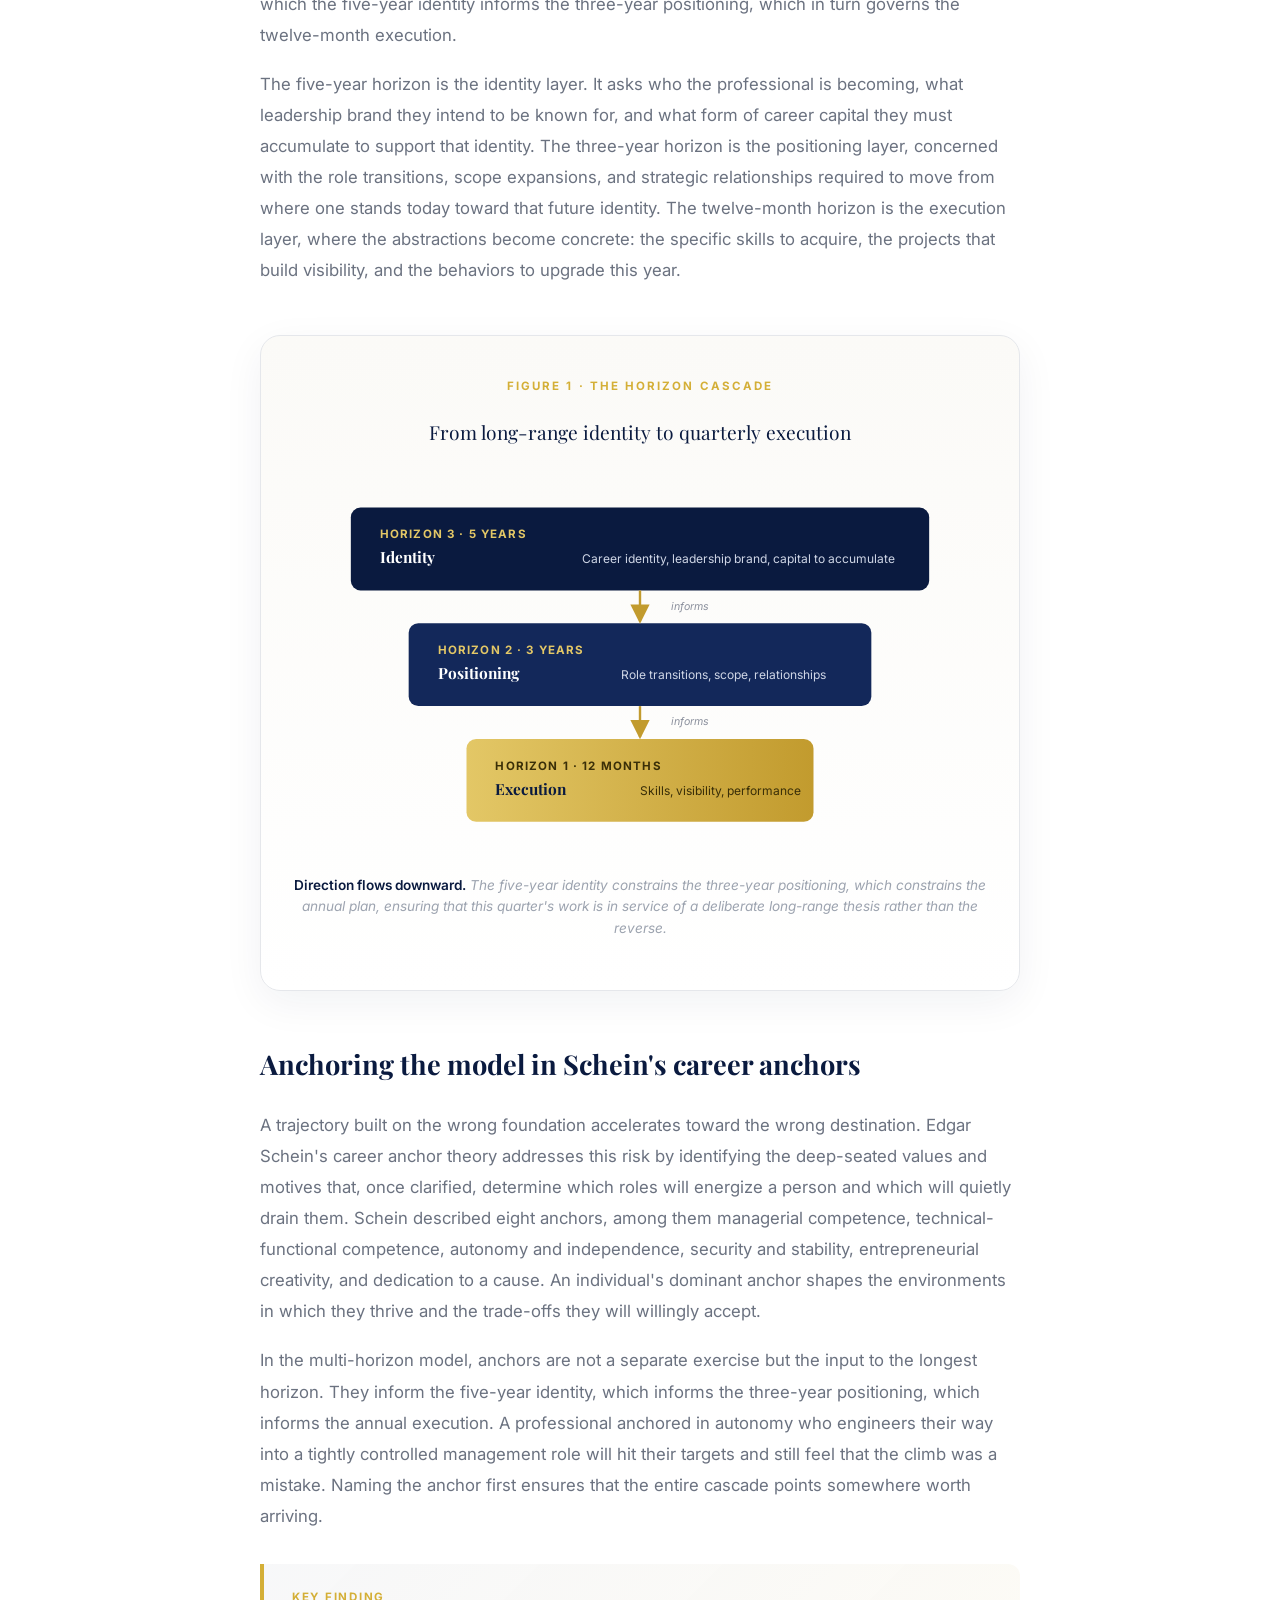
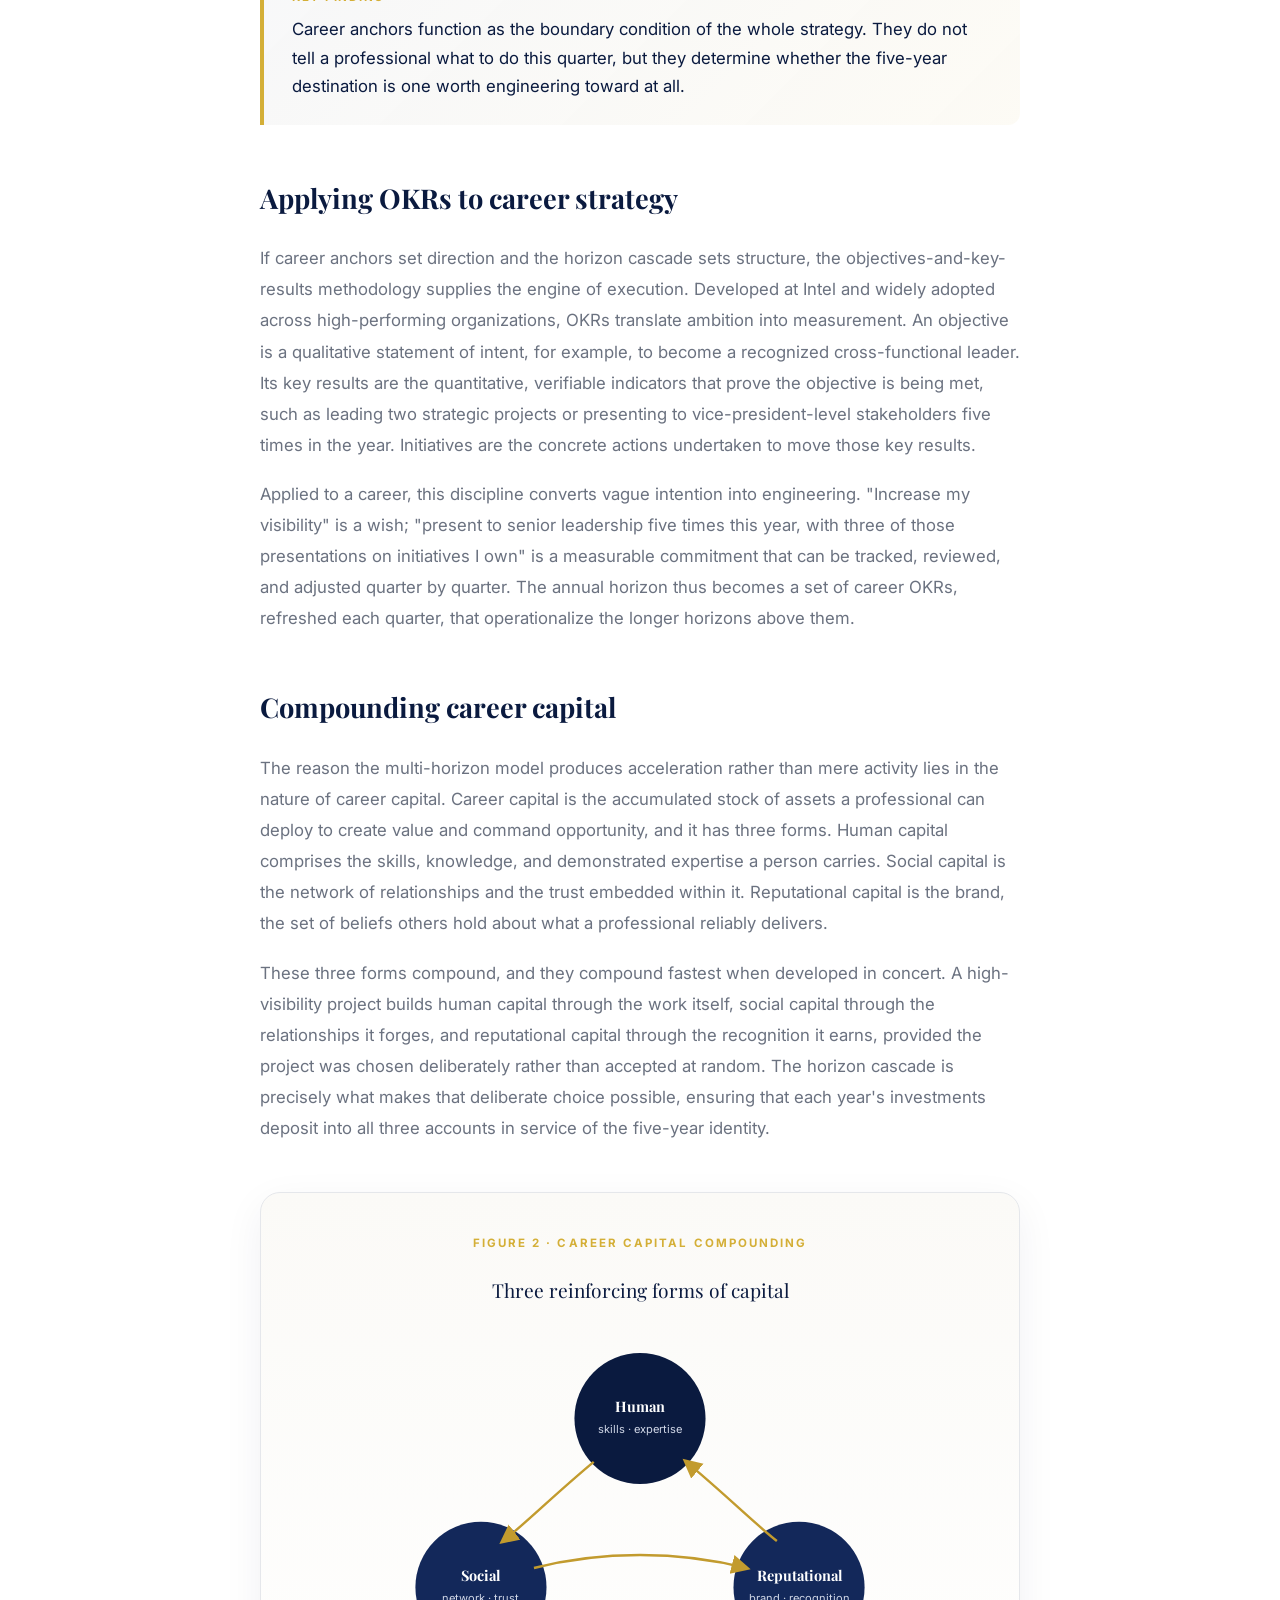
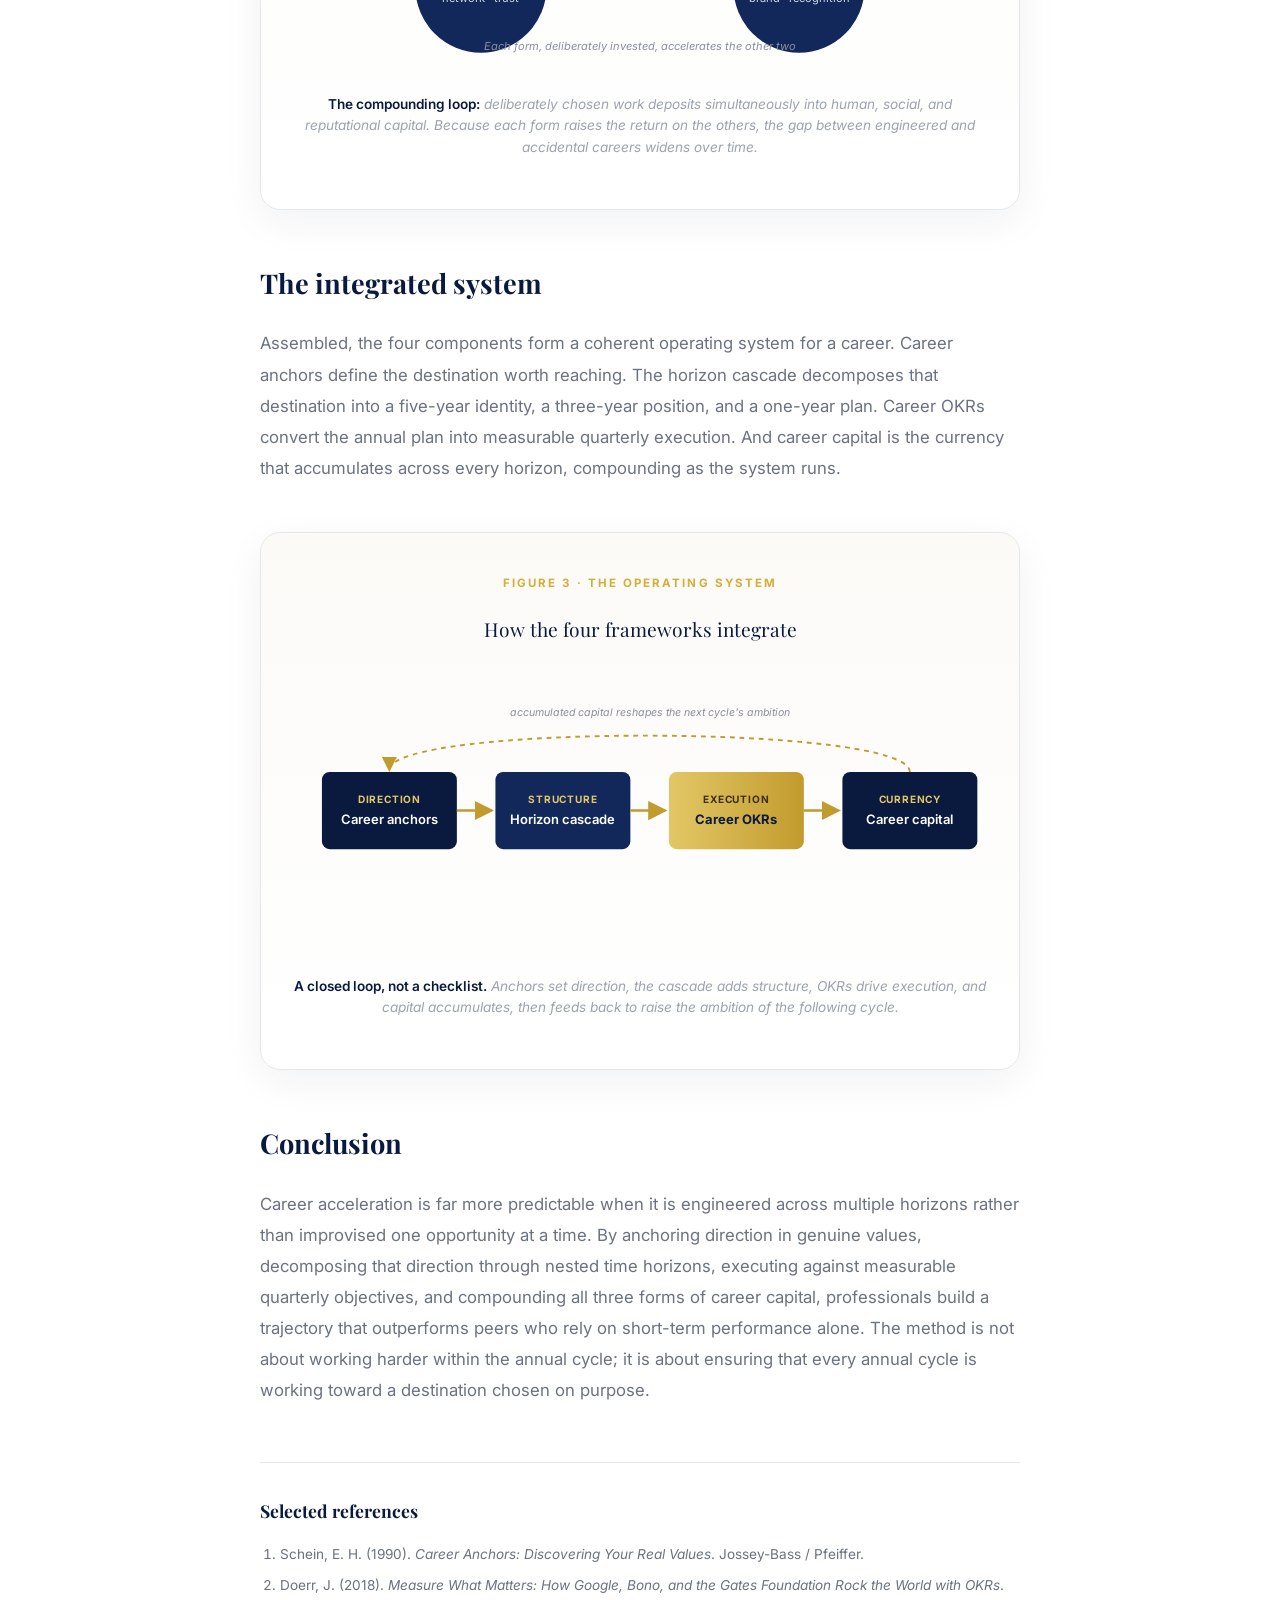
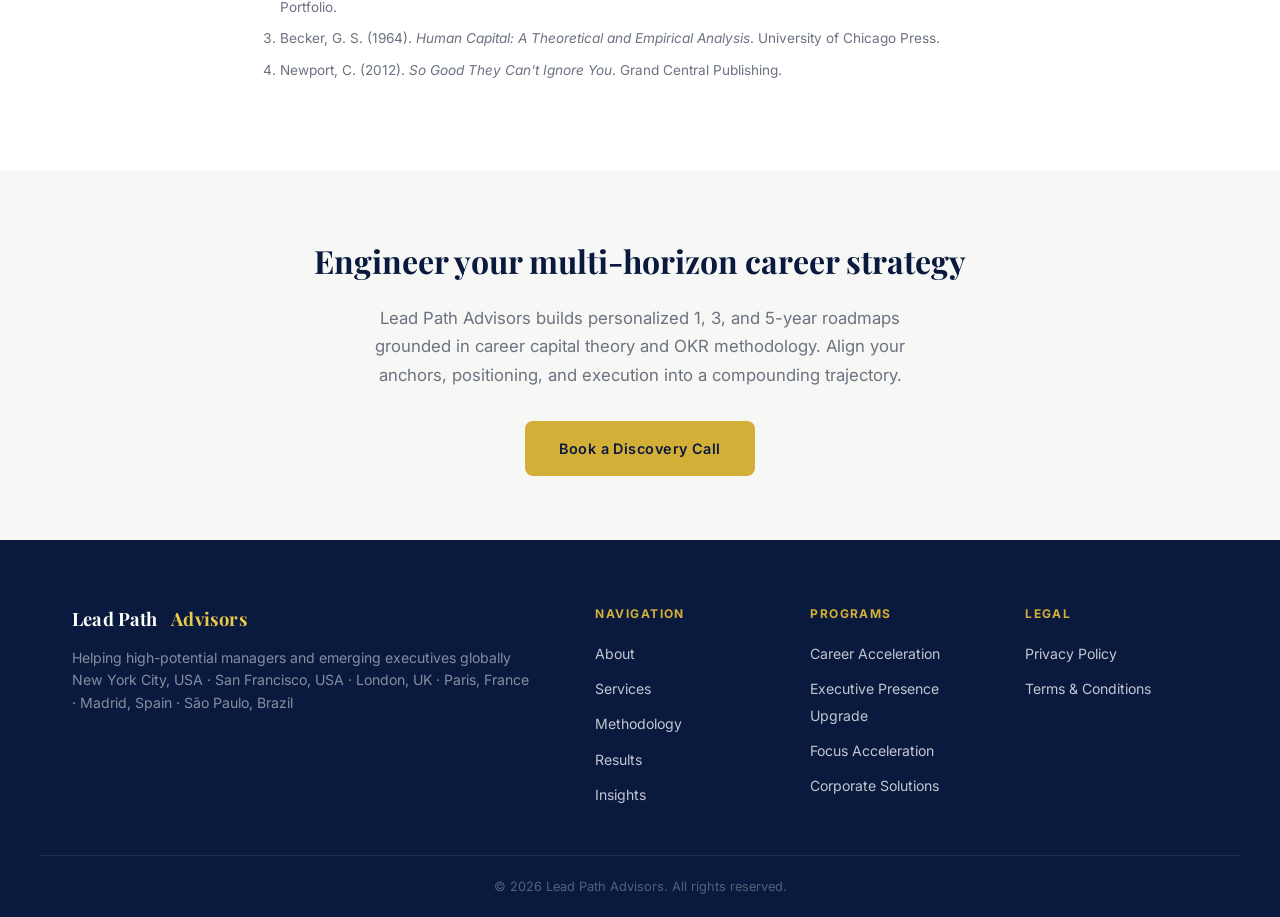
<file: article2.html>
<!DOCTYPE html>
<html lang="en">
<head>
  <meta charset="UTF-8" />
  <meta name="viewport" content="width=device-width, initial-scale=1.0" />
  <title>Build Your 1, 3 & 5-Year Career Strategy: Executive Career Planning Guide</title>
  <meta name="description" content="Master multi-horizon career planning using Schein's Career Anchors, OKRs, and Career Capital Theory. Engineer your executive trajectory with a science-backed framework for 1, 3, and 5-year goals." />
  <meta name="robots" content="index, follow" />
  <link rel="canonical" href="https://leadpathadvisors.com/multi-horizon-career-strategy.html" />

  <!-- hreflang for multi-language SEO -->
  <link rel="alternate" hreflang="en" href="https://leadpathadvisors.com/multi-horizon-career-strategy.html" />
  <link rel="alternate" hreflang="pt" href="https://leadpathadvisors.com/multi-horizon-career-strategy.html?lang=pt" />
  <link rel="alternate" hreflang="es" href="https://leadpathadvisors.com/multi-horizon-career-strategy.html?lang=es" />
  <link rel="alternate" hreflang="fr" href="https://leadpathadvisors.com/multi-horizon-career-strategy.html?lang=fr" />
  <link rel="alternate" hreflang="x-default" href="https://leadpathadvisors.com/multi-horizon-career-strategy.html" />

  <!-- Open Graph -->
  <meta property="og:type"        content="article" />
  <meta property="og:url"         content="https://leadpathadvisors.com/multi-horizon-career-strategy.html" />
  <meta property="og:title"       content="Build Your 1, 3 & 5-Year Career Strategy | Lead Path Advisors" />
  <meta property="og:description" content="Master multi-horizon career planning using Schein's Career Anchors, OKRs, and Career Capital Theory to engineer your executive trajectory." />
  <meta property="og:image"       content="https://leadpathadvisors.com/og-image.jpg" />
  <meta property="og:locale"      content="en_GB" />

  <!-- Twitter Card -->
  <meta name="twitter:card"        content="summary_large_image" />
  <meta name="twitter:title"       content="Build Your 1, 3 & 5-Year Career Strategy | Lead Path Advisors" />
  <meta name="twitter:description" content="Engineering your executive trajectory using Schein's Career Anchors, OKRs, and Career Capital Theory frameworks." />
  <meta name="twitter:image"       content="https://leadpathadvisors.com/og-image.jpg" />
  <link rel="preconnect" href="https://fonts.googleapis.com" />
  <link rel="preconnect" href="https://fonts.gstatic.com" crossorigin />
  <link href="https://fonts.googleapis.com/css2?family=Playfair+Display:wght@400;600;700&family=Inter:wght@300;400;500;600&display=swap" rel="stylesheet" />
  <link rel="stylesheet" href="styles.css" />
  <style>
    .article-hero { background: linear-gradient(135deg, var(--navy) 0%, rgba(10,26,63,.95) 100%); padding: 6rem 0 4rem; position: relative; overflow: hidden; }
    .article-hero::before { content: ''; position: absolute; inset: 0; background: radial-gradient(ellipse 80% 60% at 50% 100%, rgba(212,175,55,.06) 0%, transparent 70%); pointer-events: none; }
    .article-hero-content { position: relative; z-index: 1; }
    .article-hero h1 { font-family: var(--font-serif); font-size: clamp(2rem, 5vw, 3.4rem); color: var(--white); line-height: 1.15; margin-bottom: 1.25rem; }
    .article-hero h1 em { color: var(--gold); font-style: italic; }
    .article-meta { display: flex; gap: 2rem; flex-wrap: wrap; color: rgba(255,255,255,.6); font-size: .95rem; margin-bottom: 1rem; }
    .article-meta-item { display: flex; align-items: center; gap: .5rem; }
    .article-meta-dot { width: 6px; height: 6px; border-radius: 50%; background: var(--gold); }
    .article-subtitle { font-size: 1.15rem; color: rgba(255,255,255,.65); max-width: 680px; line-height: 1.7; }

    .article-content { background: var(--white); padding: 5rem 0; }
    .article-body { max-width: 760px; margin: 0 auto; font-size: 1.05rem; line-height: 1.85; color: var(--gray4); }
    .article-lead { font-size: 1.2rem; line-height: 1.75; color: var(--navy); font-weight: 400; margin-bottom: 2.5rem; padding-bottom: 2.5rem; border-bottom: 1px solid var(--gray2); }
    .article-section { margin-bottom: 3rem; }
    .article-section h2 { font-family: var(--font-serif); font-size: 1.7rem; color: var(--navy); margin-bottom: 1.25rem; }
    .article-section h2 .sec-num { color: var(--gold); font-size: 1.1rem; display: block; letter-spacing: .15em; margin-bottom: .35rem; font-family: var(--font-sans, 'Inter'); font-weight: 600; }
    .article-section h3 { font-family: var(--font-serif); font-size: 1.2rem; color: var(--navy); margin: 2rem 0 .75rem; }
    .article-section p { margin-bottom: 1.15rem; }
    .article-section strong { color: var(--navy); font-weight: 600; }
    .article-section em.term { font-style: italic; color: var(--navy); }

    .key-finding { background: linear-gradient(135deg, rgba(10,26,63,.03), rgba(212,175,55,.05)); border-left: 4px solid var(--gold); border-radius: 0 var(--r-md) var(--r-md) 0; padding: 1.5rem 1.75rem; margin: 2rem 0; }
    .key-finding .kf-label { font-size: .72rem; letter-spacing: .15em; text-transform: uppercase; color: var(--gold); font-weight: 700; margin-bottom: .5rem; }
    .key-finding p { margin: 0; color: var(--navy); font-size: 1.05rem; line-height: 1.7; }

    .figure { margin: 3rem 0; }
    .figure-frame { background: linear-gradient(180deg, #fbfaf7 0%, #ffffff 100%); border: 1px solid var(--gray2); border-radius: var(--r-lg); padding: 2.5rem 2rem 2rem; box-shadow: 0 12px 40px rgba(10,26,63,.06); }
    .figure-eyebrow { font-size: .72rem; letter-spacing: .18em; text-transform: uppercase; color: var(--gold); font-weight: 700; text-align: center; margin-bottom: .35rem; }
    .figure-title { font-family: var(--font-serif); font-size: 1.2rem; color: var(--navy); text-align: center; margin-bottom: 1.75rem; }
    .figure svg { width: 100%; height: auto; display: block; }
    .figure-caption { font-size: .85rem; color: var(--gray3, #8a8f9c); line-height: 1.6; margin-top: 1.25rem; text-align: center; font-style: italic; }
    .figure-caption strong { color: var(--navy); font-style: normal; }

    .references { margin-top: 3.5rem; padding-top: 2rem; border-top: 1px solid var(--gray2); }
    .references h3 { font-family: var(--font-serif); font-size: 1.1rem; color: var(--navy); margin-bottom: 1rem; }
    .references ol { margin: 0; padding-left: 1.25rem; }
    .references li { font-size: .85rem; color: var(--gray4); line-height: 1.6; margin-bottom: .6rem; }

    .article-cta { background: var(--off); padding: 4rem 0; text-align: center; }
    .article-cta h2 { font-family: var(--font-serif); font-size: 2rem; color: var(--navy); margin-bottom: 1rem; }
    .article-cta p { font-size: 1.05rem; color: var(--gray4); max-width: 560px; margin: 0 auto 2rem; line-height: 1.7; }

    @media (max-width: 768px) {
      .article-hero { padding: 4rem 0 3rem; }
      .article-content { padding: 3rem 0; }
      .figure-frame { padding: 1.5rem 1rem 1.25rem; }
    }
  </style>

  <!-- Schema: Article -->
  <script type="application/ld+json">
  {
    "@context": "https://schema.org",
    "@type": "Article",
    "headline": "Multi-Horizon Career Strategy: Engineering Your 1, 3 & 5 Year Trajectory",
    "description": "Master multi-horizon career planning using Schein's Career Anchors, OKRs, and Career Capital Theory. Engineer your executive trajectory.",
    "image": "https://leadpathadvisors.com/og-image.jpg",
    "author": [
      {
        "@type": "Person",
        "name": "David Furtado",
        "description": "Senior Executive Career Strategist"
      },
      {
        "@type": "Organization",
        "name": "Lead Path Advisors"
      }
    ],
    "publisher": {
      "@type": "Organization",
      "name": "Lead Path Advisors",
      "logo": {
        "@type": "ImageObject",
        "url": "https://leadpathadvisors.com/logo.png"
      }
    },
    "datePublished": "2024-02-20",
    "dateModified": "2026-06-13",
    "mentions": [
      { "@type": "Thing", "name": "Career Strategy" },
      { "@type": "Thing", "name": "Career Planning" },
      { "@type": "Thing", "name": "Executive Career" },
      { "@type": "Thing", "name": "Career Capital" },
      { "@type": "Thing", "name": "Career Anchors" }
    ]
  }
  </script>

  <!-- Schema: BreadcrumbList -->
  <script type="application/ld+json">
  {
    "@context": "https://schema.org",
    "@type": "BreadcrumbList",
    "itemListElement": [
      {
        "@type": "ListItem",
        "position": 1,
        "name": "Home",
        "item": "https://leadpathadvisors.com/"
      },
      {
        "@type": "ListItem",
        "position": 2,
        "name": "Insights",
        "item": "https://leadpathadvisors.com/insights.html"
      },
      {
        "@type": "ListItem",
        "position": 3,
        "name": "Multi-Horizon Career Strategy",
        "item": "https://leadpathadvisors.com/article2.html"
      }
    ]
  }
  </script>

  <!-- Google tag (gtag.js) -->
  <script async src="https://www.googletagmanager.com/gtag/js?id=G-QB9WN0DEQQ"></script>
  <script>
    window.dataLayer = window.dataLayer || [];
    function gtag(){dataLayer.push(arguments);}
    gtag('js', new Date());

    gtag('config', 'G-QB9WN0DEQQ');
  </script>
</head>
<body>

  <!-- NAV -->
  <nav id="navbar">
    <div class="nav-inner">
      <a href="index.html" class="logo">
        <svg class="logo-icon" viewBox="0 0 120 140" xmlns="http://www.w3.org/2000/svg" aria-hidden="true">
          <defs>
            <linearGradient id="goldGrad" x1="0%" y1="0%" x2="100%" y2="100%">
              <stop offset="0%" style="stop-color:#F4E4C1;stop-opacity:1" />
              <stop offset="50%" style="stop-color:#E8C94A;stop-opacity:1" />
              <stop offset="100%" style="stop-color:#D4AF37;stop-opacity:1" />
            </linearGradient>
            <linearGradient id="darkGold" x1="0%" y1="0%" x2="100%" y2="100%">
              <stop offset="0%" style="stop-color:#B8860B;stop-opacity:1" />
              <stop offset="100%" style="stop-color:#6B5D4F;stop-opacity:1" />
            </linearGradient>
            <filter id="shadow" x="-50%" y="-50%" width="200%" height="200%">
              <feDropShadow dx="2" dy="4" stdDeviation="3" flood-opacity="0.3"/>
            </filter>
          </defs>
          <g filter="url(#shadow)">
            <path d="M 20 100 Q 30 75, 40 50 Q 45 35, 50 15" fill="none" stroke="url(#goldGrad)" stroke-width="18" stroke-linecap="round" stroke-linejoin="round"/>
            <path d="M 35 100 Q 45 75, 55 50 Q 60 35, 65 15" fill="none" stroke="url(#darkGold)" stroke-width="14" stroke-linecap="round" stroke-linejoin="round" opacity="0.5"/>
            <polygon points="50,10 75,35 60,50 80,55 105,5 70,25" fill="url(#goldGrad)"/>
            <polygon points="65,18 85,38 72,48 88,50 105,15 75,28" fill="url(#darkGold)" opacity="0.4"/>
            <path d="M 25 95 Q 35 70, 45 45" fill="none" stroke="rgba(255,255,255,0.3)" stroke-width="6" stroke-linecap="round" opacity="0.6"/>
          </g>
          <g opacity="0.5">
            <path d="M 15 110 Q 30 85, 45 60" fill="none" stroke="url(#goldGrad)" stroke-width="3" stroke-dasharray="5,5" stroke-linecap="round"/>
          </g>
        </svg>
        Lead Path<span> Advisors</span>
      </a>
      <ul class="nav-links">
        <li><a href="index.html#about"        data-i18n="nav_about">About</a></li>
        <li><a href="index.html#services"     data-i18n="nav_services">Services</a></li>
        <li><a href="index.html#science"      data-i18n="nav_methodology">Methodology</a></li>
        <li><a href="index.html#testimonials" data-i18n="nav_results">Results</a></li>
        <li><a href="insights.html" data-i18n="nav_insights">Insights</a></li>
        <li>
          <div class="lang-switcher" id="langSwitcher">
            <button class="lang-btn" id="langToggle" aria-haspopup="true" aria-expanded="false">
              <span class="lang-flag" id="langFlag">🇬🇧</span>
              <span class="lang-code" id="langCode">EN</span>
              <span class="lang-caret">▾</span>
            </button>
            <ul class="lang-dropdown" id="langDropdown" role="menu">
              <li><button data-lang="en" role="menuitem"><span>🇬🇧</span> English</button></li>
              <li><button data-lang="pt" role="menuitem"><span>🇵🇹</span> Português</button></li>
              <li><button data-lang="es" role="menuitem"><span>🇪🇸</span> Español</button></li>
              <li><button data-lang="fr" role="menuitem"><span>🇫🇷</span> Français</button></li>
            </ul>
          </div>
        </li>
        <li><a href="index.html#contact" class="btn-nav" data-i18n="nav_cta">Discovery Call</a></li>
      </ul>
      <button class="hamburger" id="hamburger" aria-label="Menu">
        <span></span><span></span><span></span>
      </button>
    </div>
  </nav>

  <!-- BREADCRUMB NAVIGATION -->
  <nav class="breadcrumb-nav" aria-label="Breadcrumb">
    <div class="container">
      <ol class="breadcrumb-list">
        <li><a href="index.html" data-i18n="shared_home">Home</a></li>
        <li><a href="insights.html" data-i18n="nav_insights">Insights</a></li>
        <li aria-current="page" data-i18n="a2_breadcrumb">Multi-Horizon Career Strategy</li>
      </ol>
    </div>
  </nav>

  <!-- HERO -->
  <section class="article-hero">
    <div class="container">
      <div class="article-hero-content">
        <div class="article-meta">
          <div class="article-meta-item"><span class="article-meta-dot"></span><span data-i18n="a2_meta_category">Career Strategy</span></div>
          <div class="article-meta-item"><span class="article-meta-dot"></span><span data-i18n="a2_meta_read_time">10 min read</span></div>
        </div>
        <h1 data-i18n="a2_title">Multi-Horizon Career Strategy: Engineering Your <em>1, 3 &amp; 5 Year</em> Trajectory</h1>
        <p class="article-subtitle" data-i18n="a2_subtitle">Integrating Schein's Career Anchors, objectives and key results, and career capital theory into a measurable, compounding roadmap</p>
      </div>
    </div>
  </section>

  <!-- CONTENT -->
  <section class="article-content">
    <div class="container">
      <article class="article-body">

        <p class="article-lead" data-i18n="a2_lead">Most careers are not designed; they accumulate. Professionals move from one opportunity to the next, guided by their manager's priorities and the rhythm of annual performance cycles, and call the result a path. The careers that compound, by contrast, are engineered across multiple time horizons at once. This article presents a multi-horizon model that integrates three well-established frameworks, Schein's career anchors, the objectives-and-key-results methodology, and career capital theory, into a single, measurable architecture for deliberate advancement.</p>

        <div class="article-section">
          <h2 data-i18n="a2_h2_problem">The problem: most careers lack strategic architecture</h2>
          <p data-i18n="a2_p1">High-potential professionals rarely fail through lack of effort. They fail through lack of architecture. In the absence of a deliberate structure, three default behaviors take over. Career moves become opportunistic, accepted because they appear and not because they advance a thesis. Development becomes manager-driven, shaped by whoever happens to be writing the next review rather than by the individual's own long-range intent. And attention collapses onto the short-term performance cycle, where quarterly delivery crowds out the slower investments, in skill, reputation, and relationships, that actually determine seniority.</p>
          <p data-i18n="a2_p2">The consequence is a career that is busy but not directed. Genuine acceleration requires the opposite posture: intentional design in which today's choices are made in explicit service of a position the professional intends to occupy years from now. The multi-horizon model provides that design.</p>
        </div>

        <div class="article-section">
          <h2 data-i18n="a2_h2_model">The multi-horizon strategy model</h2>
          <p data-i18n="a2_p3">The model organizes a career across three nested time horizons, each with a distinct question and a distinct unit of progress. The longest horizon sets direction; the shortest converts direction into action. Critically, the horizons are not independent plans but a single cascade, in which the five-year identity informs the three-year positioning, which in turn governs the twelve-month execution.</p>
          <p data-i18n="a2_p4">The five-year horizon is the <em class="term">identity layer</em>. It asks who the professional is becoming, what leadership brand they intend to be known for, and what form of career capital they must accumulate to support that identity. The three-year horizon is the <em class="term">positioning layer</em>, concerned with the role transitions, scope expansions, and strategic relationships required to move from where one stands today toward that future identity. The twelve-month horizon is the <em class="term">execution layer</em>, where the abstractions become concrete: the specific skills to acquire, the projects that build visibility, and the behaviors to upgrade this year.</p>

          <div class="figure">
            <div class="figure-frame">
              <p class="figure-eyebrow" data-i18n="a2_fig1_eyebrow">Figure 1 · The Horizon Cascade</p>
              <p class="figure-title" data-i18n="a2_fig1_title">From long-range identity to quarterly execution</p>
              <svg viewBox="0 0 720 400" xmlns="http://www.w3.org/2000/svg" role="img" aria-label="Cascade of five-year, three-year and one-year career horizons">
                <defs>
                  <linearGradient id="a2f1Gold" x1="0" y1="0" x2="1" y2="0"><stop offset="0%" stop-color="#E3C766"/><stop offset="100%" stop-color="#C29B2E"/></linearGradient>
                  <marker id="a2arrow" markerWidth="12" markerHeight="12" refX="7" refY="4" orient="auto"><path d="M0 0 L8 4 L0 8 Z" fill="#C29B2E"/></marker>
                </defs>
                <rect x="60" y="40" width="600" height="86" rx="10" fill="#0A1A3F"/>
                <text x="90" y="72" fill="#E3C766" font-size="12" font-weight="700" letter-spacing=".1em">HORIZON 3 · 5 YEARS</text>
                <text x="90" y="98" fill="#ffffff" font-size="16" font-weight="700" font-family="'Playfair Display', serif">Identity</text>
                <text x="300" y="98" fill="#cfd6e6" font-size="12.5">Career identity, leadership brand, capital to accumulate</text>
                <rect x="120" y="160" width="480" height="86" rx="10" fill="#13285A"/>
                <text x="150" y="192" fill="#E3C766" font-size="12" font-weight="700" letter-spacing=".1em">HORIZON 2 · 3 YEARS</text>
                <text x="150" y="218" fill="#ffffff" font-size="16" font-weight="700" font-family="'Playfair Display', serif">Positioning</text>
                <text x="340" y="218" fill="#cfd6e6" font-size="12.5">Role transitions, scope, relationships</text>
                <rect x="180" y="280" width="360" height="86" rx="10" fill="url(#a2f1Gold)"/>
                <text x="210" y="312" fill="#3a2f08" font-size="12" font-weight="700" letter-spacing=".1em">HORIZON 1 · 12 MONTHS</text>
                <text x="210" y="338" fill="#0A1A3F" font-size="16" font-weight="700" font-family="'Playfair Display', serif">Execution</text>
                <text x="360" y="338" fill="#3a2f08" font-size="12.5">Skills, visibility, performance</text>
                <line x1="360" y1="126" x2="360" y2="158" stroke="#C29B2E" stroke-width="2.5" marker-end="url(#a2arrow)"/>
                <line x1="360" y1="246" x2="360" y2="278" stroke="#C29B2E" stroke-width="2.5" marker-end="url(#a2arrow)"/>
                <text x="392" y="146" fill="#8a8f9c" font-size="11" font-style="italic">informs</text>
                <text x="392" y="266" fill="#8a8f9c" font-size="11" font-style="italic">informs</text>
              </svg>
              <p class="figure-caption"><strong>Direction flows downward.</strong> The five-year identity constrains the three-year positioning, which constrains the annual plan, ensuring that this quarter's work is in service of a deliberate long-range thesis rather than the reverse.</p>
            </div>
          </div>
        </div>

        <div class="article-section">
          <h2 data-i18n="a2_h2_anchors">Anchoring the model in Schein's career anchors</h2>
          <p data-i18n="a2_p5">A trajectory built on the wrong foundation accelerates toward the wrong destination. Edgar Schein's career anchor theory addresses this risk by identifying the deep-seated values and motives that, once clarified, determine which roles will energize a person and which will quietly drain them. Schein described eight anchors, among them managerial competence, technical-functional competence, autonomy and independence, security and stability, entrepreneurial creativity, and dedication to a cause. An individual's dominant anchor shapes the environments in which they thrive and the trade-offs they will willingly accept.</p>
          <p data-i18n="a2_p6">In the multi-horizon model, anchors are not a separate exercise but the input to the longest horizon. They inform the five-year identity, which informs the three-year positioning, which informs the annual execution. A professional anchored in autonomy who engineers their way into a tightly controlled management role will hit their targets and still feel that the climb was a mistake. Naming the anchor first ensures that the entire cascade points somewhere worth arriving.</p>

          <div class="key-finding">
            <p class="kf-label">Key finding</p>
            <p data-i18n="a2_kf1">Career anchors function as the boundary condition of the whole strategy. They do not tell a professional what to do this quarter, but they determine whether the five-year destination is one worth engineering toward at all.</p>
          </div>
        </div>

        <div class="article-section">
          <h2 data-i18n="a2_h2_okrs">Applying OKRs to career strategy</h2>
          <p data-i18n="a2_p7">If career anchors set direction and the horizon cascade sets structure, the objectives-and-key-results methodology supplies the engine of execution. Developed at Intel and widely adopted across high-performing organizations, OKRs translate ambition into measurement. An <em class="term">objective</em> is a qualitative statement of intent, for example, to become a recognized cross-functional leader. Its <em class="term">key results</em> are the quantitative, verifiable indicators that prove the objective is being met, such as leading two strategic projects or presenting to vice-president-level stakeholders five times in the year. <em class="term">Initiatives</em> are the concrete actions undertaken to move those key results.</p>
          <p data-i18n="a2_p8">Applied to a career, this discipline converts vague intention into engineering. "Increase my visibility" is a wish; "present to senior leadership five times this year, with three of those presentations on initiatives I own" is a measurable commitment that can be tracked, reviewed, and adjusted quarter by quarter. The annual horizon thus becomes a set of career OKRs, refreshed each quarter, that operationalize the longer horizons above them.</p>
        </div>

        <div class="article-section">
          <h2 data-i18n="a2_h2_capital">Compounding career capital</h2>
          <p data-i18n="a2_p9">The reason the multi-horizon model produces acceleration rather than mere activity lies in the nature of career capital. Career capital is the accumulated stock of assets a professional can deploy to create value and command opportunity, and it has three forms. Human capital comprises the skills, knowledge, and demonstrated expertise a person carries. Social capital is the network of relationships and the trust embedded within it. Reputational capital is the brand, the set of beliefs others hold about what a professional reliably delivers.</p>
          <p data-i18n="a2_p10">These three forms compound, and they compound fastest when developed in concert. A high-visibility project builds human capital through the work itself, social capital through the relationships it forges, and reputational capital through the recognition it earns, provided the project was chosen deliberately rather than accepted at random. The horizon cascade is precisely what makes that deliberate choice possible, ensuring that each year's investments deposit into all three accounts in service of the five-year identity.</p>

          <div class="figure">
            <div class="figure-frame">
              <p class="figure-eyebrow" data-i18n="a2_fig2_eyebrow">Figure 2 · Career Capital Compounding</p>
              <p class="figure-title" data-i18n="a2_fig2_title">Three reinforcing forms of capital</p>
              <svg viewBox="0 0 720 360" xmlns="http://www.w3.org/2000/svg" role="img" aria-label="Three interlocking forms of career capital reinforcing one another">
                <defs>
                  <marker id="a2arrow2" markerWidth="11" markerHeight="11" refX="6" refY="4" orient="auto"><path d="M0 0 L8 4 L0 8 Z" fill="#C29B2E"/></marker>
                </defs>
                <circle cx="360" cy="95" r="68" fill="#0A1A3F"/>
                <text x="360" y="88" text-anchor="middle" fill="#ffffff" font-size="15" font-weight="700" font-family="'Playfair Display', serif">Human</text>
                <text x="360" y="110" text-anchor="middle" fill="#cfd6e6" font-size="11.5">skills · expertise</text>
                <circle cx="195" cy="270" r="68" fill="#13285A"/>
                <text x="195" y="263" text-anchor="middle" fill="#ffffff" font-size="15" font-weight="700" font-family="'Playfair Display', serif">Social</text>
                <text x="195" y="285" text-anchor="middle" fill="#cfd6e6" font-size="11.5">network · trust</text>
                <circle cx="525" cy="270" r="68" fill="#13285A"/>
                <text x="525" y="263" text-anchor="middle" fill="#ffffff" font-size="15" font-weight="700" font-family="'Playfair Display', serif">Reputational</text>
                <text x="525" y="285" text-anchor="middle" fill="#cfd6e6" font-size="11.5">brand · recognition</text>
                <path d="M312 140 C 270 175, 240 205, 218 222" fill="none" stroke="#C29B2E" stroke-width="2.5" marker-end="url(#a2arrow2)"/>
                <path d="M250 250 C 320 232, 400 232, 470 250" fill="none" stroke="#C29B2E" stroke-width="2.5" marker-end="url(#a2arrow2)"/>
                <path d="M502 222 C 480 205, 450 175, 408 140" fill="none" stroke="#C29B2E" stroke-width="2.5" marker-end="url(#a2arrow2)"/>
                <text x="360" y="335" text-anchor="middle" fill="#8a8f9c" font-size="11.5" font-style="italic">Each form, deliberately invested, accelerates the other two</text>
              </svg>
              <p class="figure-caption"><strong>The compounding loop:</strong> deliberately chosen work deposits simultaneously into human, social, and reputational capital. Because each form raises the return on the others, the gap between engineered and accidental careers widens over time.</p>
            </div>
          </div>
        </div>

        <div class="article-section">
          <h2 data-i18n="a2_h2_integrated">The integrated system</h2>
          <p data-i18n="a2_p11">Assembled, the four components form a coherent operating system for a career. Career anchors define the destination worth reaching. The horizon cascade decomposes that destination into a five-year identity, a three-year position, and a one-year plan. Career OKRs convert the annual plan into measurable quarterly execution. And career capital is the currency that accumulates across every horizon, compounding as the system runs.</p>

          <div class="figure">
            <div class="figure-frame">
              <p class="figure-eyebrow" data-i18n="a2_fig3_eyebrow">Figure 3 · The Operating System</p>
              <p class="figure-title" data-i18n="a2_fig3_title">How the four frameworks integrate</p>
              <svg viewBox="0 0 720 300" xmlns="http://www.w3.org/2000/svg" role="img" aria-label="Integrated career operating system linking anchors, horizons, OKRs and capital">
                <defs>
                  <linearGradient id="a2f3Gold" x1="0" y1="0" x2="1" y2="0"><stop offset="0%" stop-color="#E3C766"/><stop offset="100%" stop-color="#C29B2E"/></linearGradient>
                  <marker id="a2arrow3" markerWidth="12" markerHeight="12" refX="7" refY="4" orient="auto"><path d="M0 0 L8 4 L0 8 Z" fill="#C29B2E"/></marker>
                </defs>
                <rect x="30" y="110" width="140" height="80" rx="8" fill="#0A1A3F"/>
                <text x="100" y="142" text-anchor="middle" fill="#E3C766" font-size="10.5" font-weight="700" letter-spacing=".08em">DIRECTION</text>
                <text x="100" y="164" text-anchor="middle" fill="#fff" font-size="13.5" font-weight="600">Career anchors</text>
                <rect x="210" y="110" width="140" height="80" rx="8" fill="#13285A"/>
                <text x="280" y="142" text-anchor="middle" fill="#E3C766" font-size="10.5" font-weight="700" letter-spacing=".08em">STRUCTURE</text>
                <text x="280" y="164" text-anchor="middle" fill="#fff" font-size="13.5" font-weight="600">Horizon cascade</text>
                <rect x="390" y="110" width="140" height="80" rx="8" fill="url(#a2f3Gold)"/>
                <text x="460" y="142" text-anchor="middle" fill="#3a2f08" font-size="10.5" font-weight="700" letter-spacing=".08em">EXECUTION</text>
                <text x="460" y="164" text-anchor="middle" fill="#0A1A3F" font-size="13.5" font-weight="700">Career OKRs</text>
                <rect x="570" y="110" width="140" height="80" rx="8" fill="#0A1A3F"/>
                <text x="640" y="142" text-anchor="middle" fill="#E3C766" font-size="10.5" font-weight="700" letter-spacing=".08em">CURRENCY</text>
                <text x="640" y="164" text-anchor="middle" fill="#fff" font-size="13.5" font-weight="600">Career capital</text>
                <line x1="170" y1="150" x2="206" y2="150" stroke="#C29B2E" stroke-width="2.5" marker-end="url(#a2arrow3)"/>
                <line x1="350" y1="150" x2="386" y2="150" stroke="#C29B2E" stroke-width="2.5" marker-end="url(#a2arrow3)"/>
                <line x1="530" y1="150" x2="566" y2="150" stroke="#C29B2E" stroke-width="2.5" marker-end="url(#a2arrow3)"/>
                <path d="M640 110 C 640 60, 100 60, 100 108" fill="none" stroke="#C29B2E" stroke-width="2" stroke-dasharray="5 5" marker-end="url(#a2arrow3)"/>
                <text x="370" y="52" text-anchor="middle" fill="#8a8f9c" font-size="11" font-style="italic">accumulated capital reshapes the next cycle's ambition</text>
              </svg>
              <p class="figure-caption"><strong>A closed loop, not a checklist.</strong> Anchors set direction, the cascade adds structure, OKRs drive execution, and capital accumulates, then feeds back to raise the ambition of the following cycle.</p>
            </div>
          </div>
        </div>

        <div class="article-section">
          <h2>Conclusion</h2>
          <p data-i18n="a2_conclusion">Career acceleration is far more predictable when it is engineered across multiple horizons rather than improvised one opportunity at a time. By anchoring direction in genuine values, decomposing that direction through nested time horizons, executing against measurable quarterly objectives, and compounding all three forms of career capital, professionals build a trajectory that outperforms peers who rely on short-term performance alone. The method is not about working harder within the annual cycle; it is about ensuring that every annual cycle is working toward a destination chosen on purpose.</p>
        </div>

        <div class="references">
          <h3>Selected references</h3>
          <ol>
            <li>Schein, E. H. (1990). <em>Career Anchors: Discovering Your Real Values</em>. Jossey-Bass / Pfeiffer.</li>
            <li>Doerr, J. (2018). <em>Measure What Matters: How Google, Bono, and the Gates Foundation Rock the World with OKRs</em>. Portfolio.</li>
            <li>Becker, G. S. (1964). <em>Human Capital: A Theoretical and Empirical Analysis</em>. University of Chicago Press.</li>
            <li>Newport, C. (2012). <em>So Good They Can't Ignore You</em>. Grand Central Publishing.</li>
          </ol>
        </div>

      </article>
    </div>
  </section>

  <!-- CTA -->
  <section class="article-cta">
    <div class="container">
      <h2>Engineer your multi-horizon career strategy</h2>
      <p data-i18n="a2_cta_p">Lead Path Advisors builds personalized 1, 3, and 5-year roadmaps grounded in career capital theory and OKR methodology. Align your anchors, positioning, and execution into a compounding trajectory.</p>
      <a href="index.html#contact" class="btn-primary">Book a Discovery Call</a>
    </div>
  </section>

  <!-- FOOTER -->
  <footer class="footer">
    <div class="container footer-inner">
      <div class="footer-brand">
        <a href="index.html" class="logo">Lead Path<span> Advisors</span></a>
        <p>Helping high-potential managers and emerging executives globally</p>
        <p>New York City, USA · San Francisco, USA · London, UK · Paris, France · Madrid, Spain · São Paulo, Brazil</p>
      </div>
      <div class="footer-links">
        <div class="footer-col">
          <h5>Navigation</h5>
          <ul>
            <li><a href="index.html#about">About</a></li>
            <li><a href="index.html#services">Services</a></li>
            <li><a href="index.html#science">Methodology</a></li>
            <li><a href="index.html#testimonials">Results</a></li>
            <li><a href="insights.html">Insights</a></li>
          </ul>
        </div>
        <div class="footer-col">
          <h5>Programs</h5>
          <ul>
            <li><a href="index.html#services">Career Acceleration</a></li>
            <li><a href="index.html#services">Executive Presence Upgrade</a></li>
            <li><a href="index.html#services">Focus Acceleration</a></li>
            <li><a href="corporate-solutions.html">Corporate Solutions</a></li>
          </ul>
        </div>
        <div class="footer-col">
          <h5>Legal</h5>
          <ul>
            <li><a href="#">Privacy Policy</a></li>
            <li><a href="#">Terms &amp; Conditions</a></li>
          </ul>
        </div>
      </div>
    </div>
    <div class="footer-bottom">
      <p>© 2026 Lead Path Advisors. All rights reserved.</p>
    </div>
  </footer>

  <script src="translations.js"></script>
  <script src="script.js"></script>
</body>
</html>
</file>
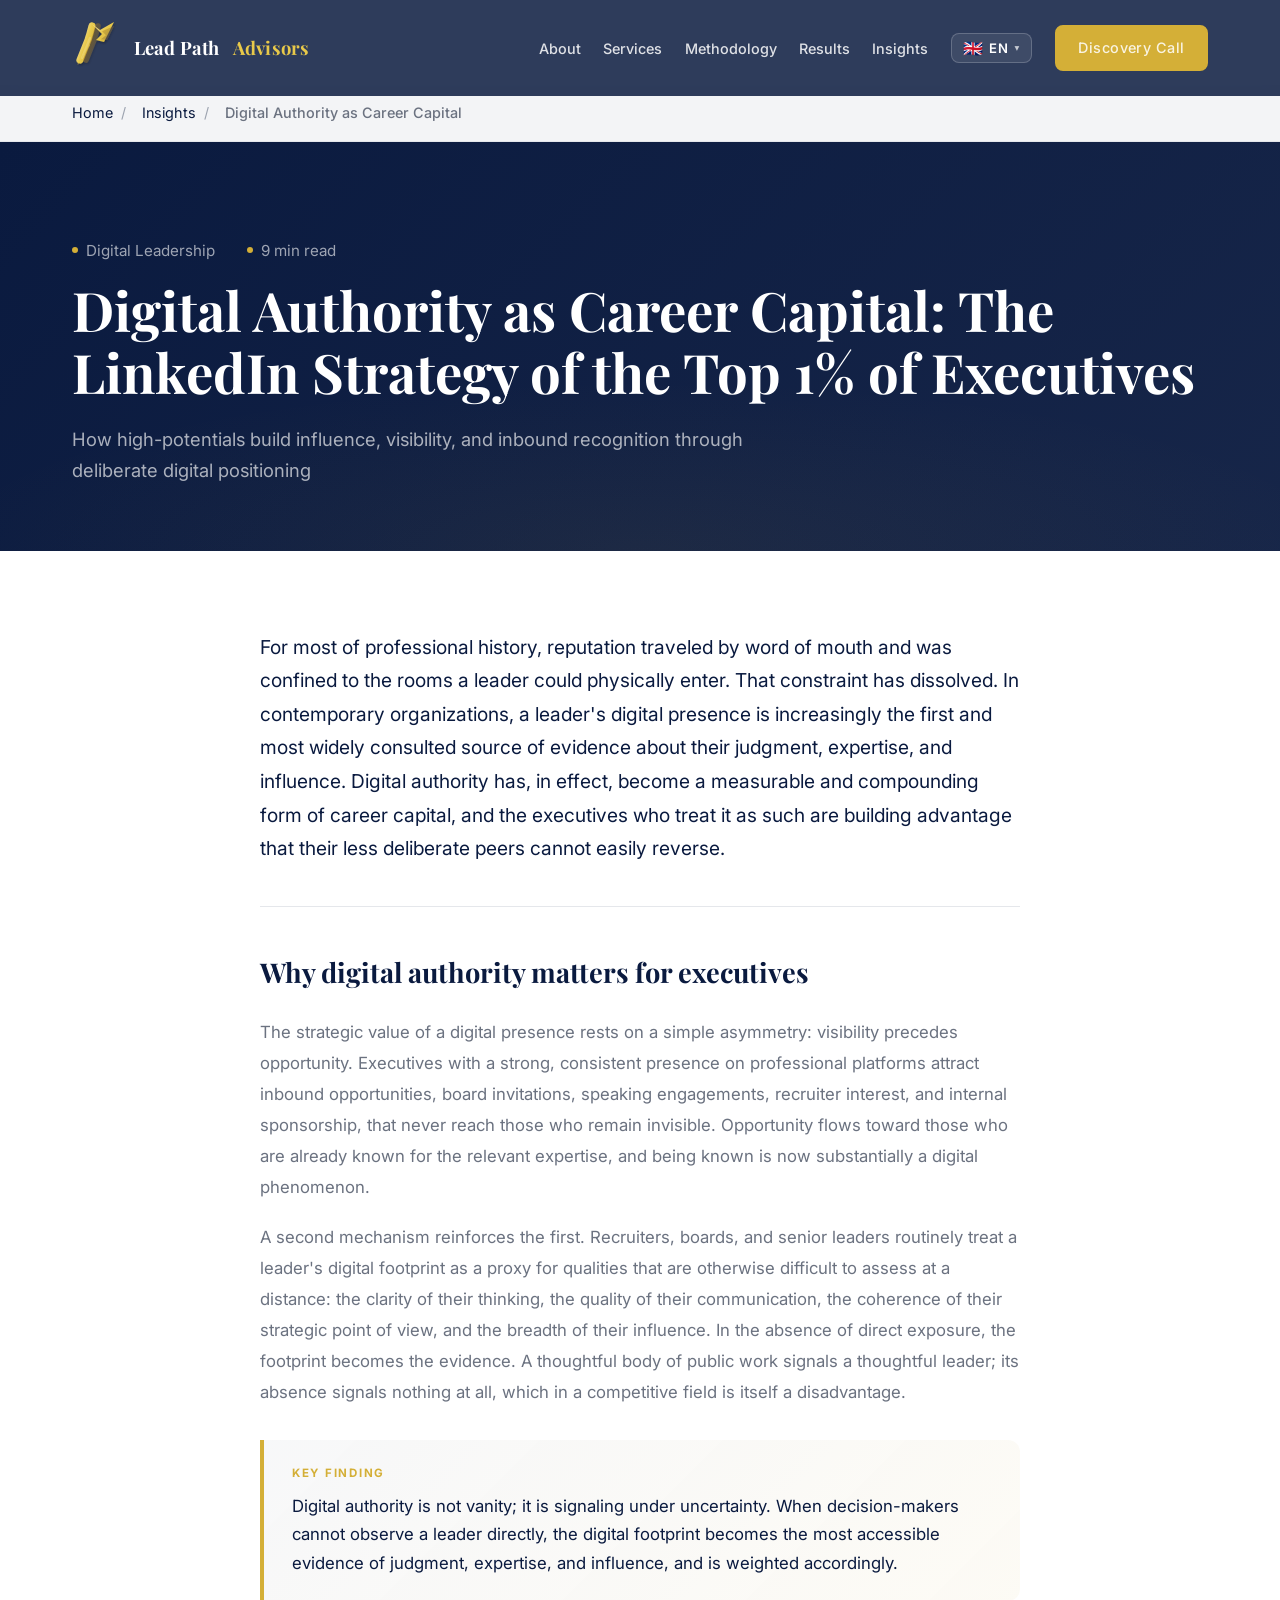
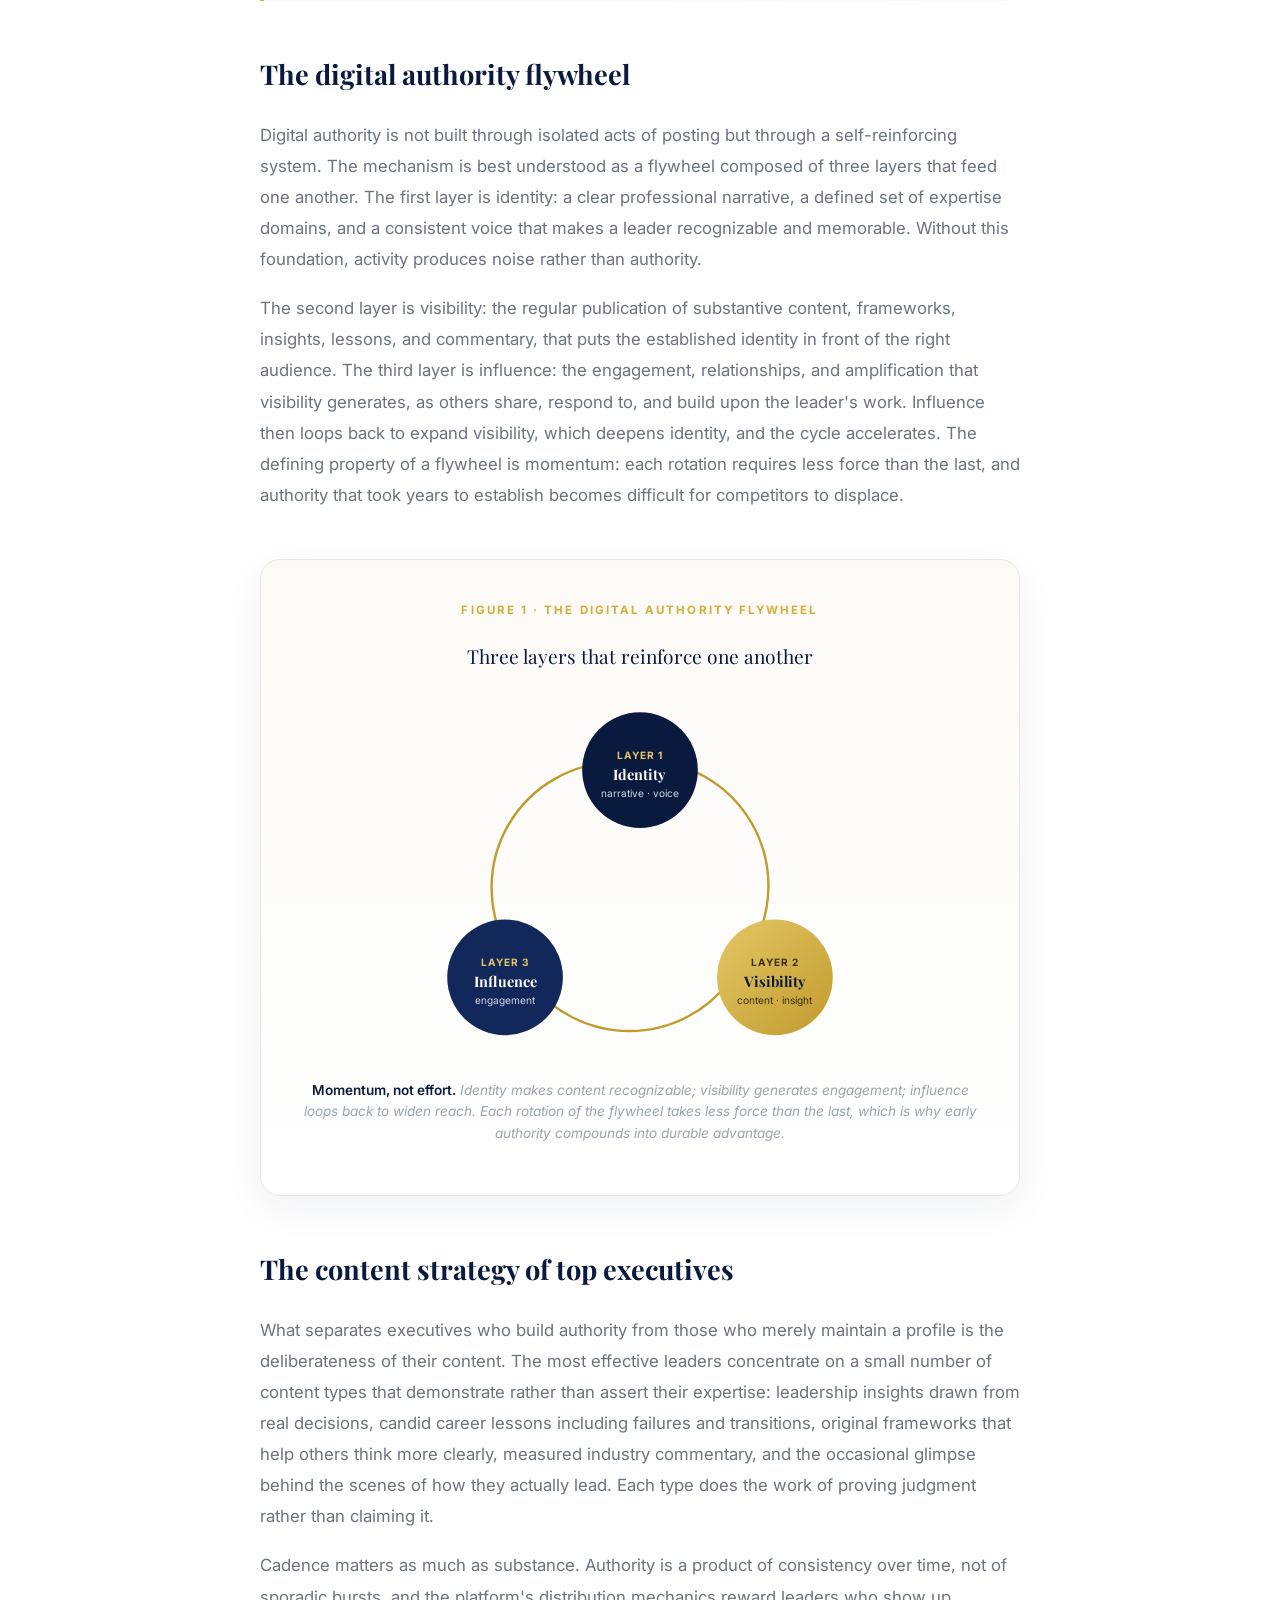
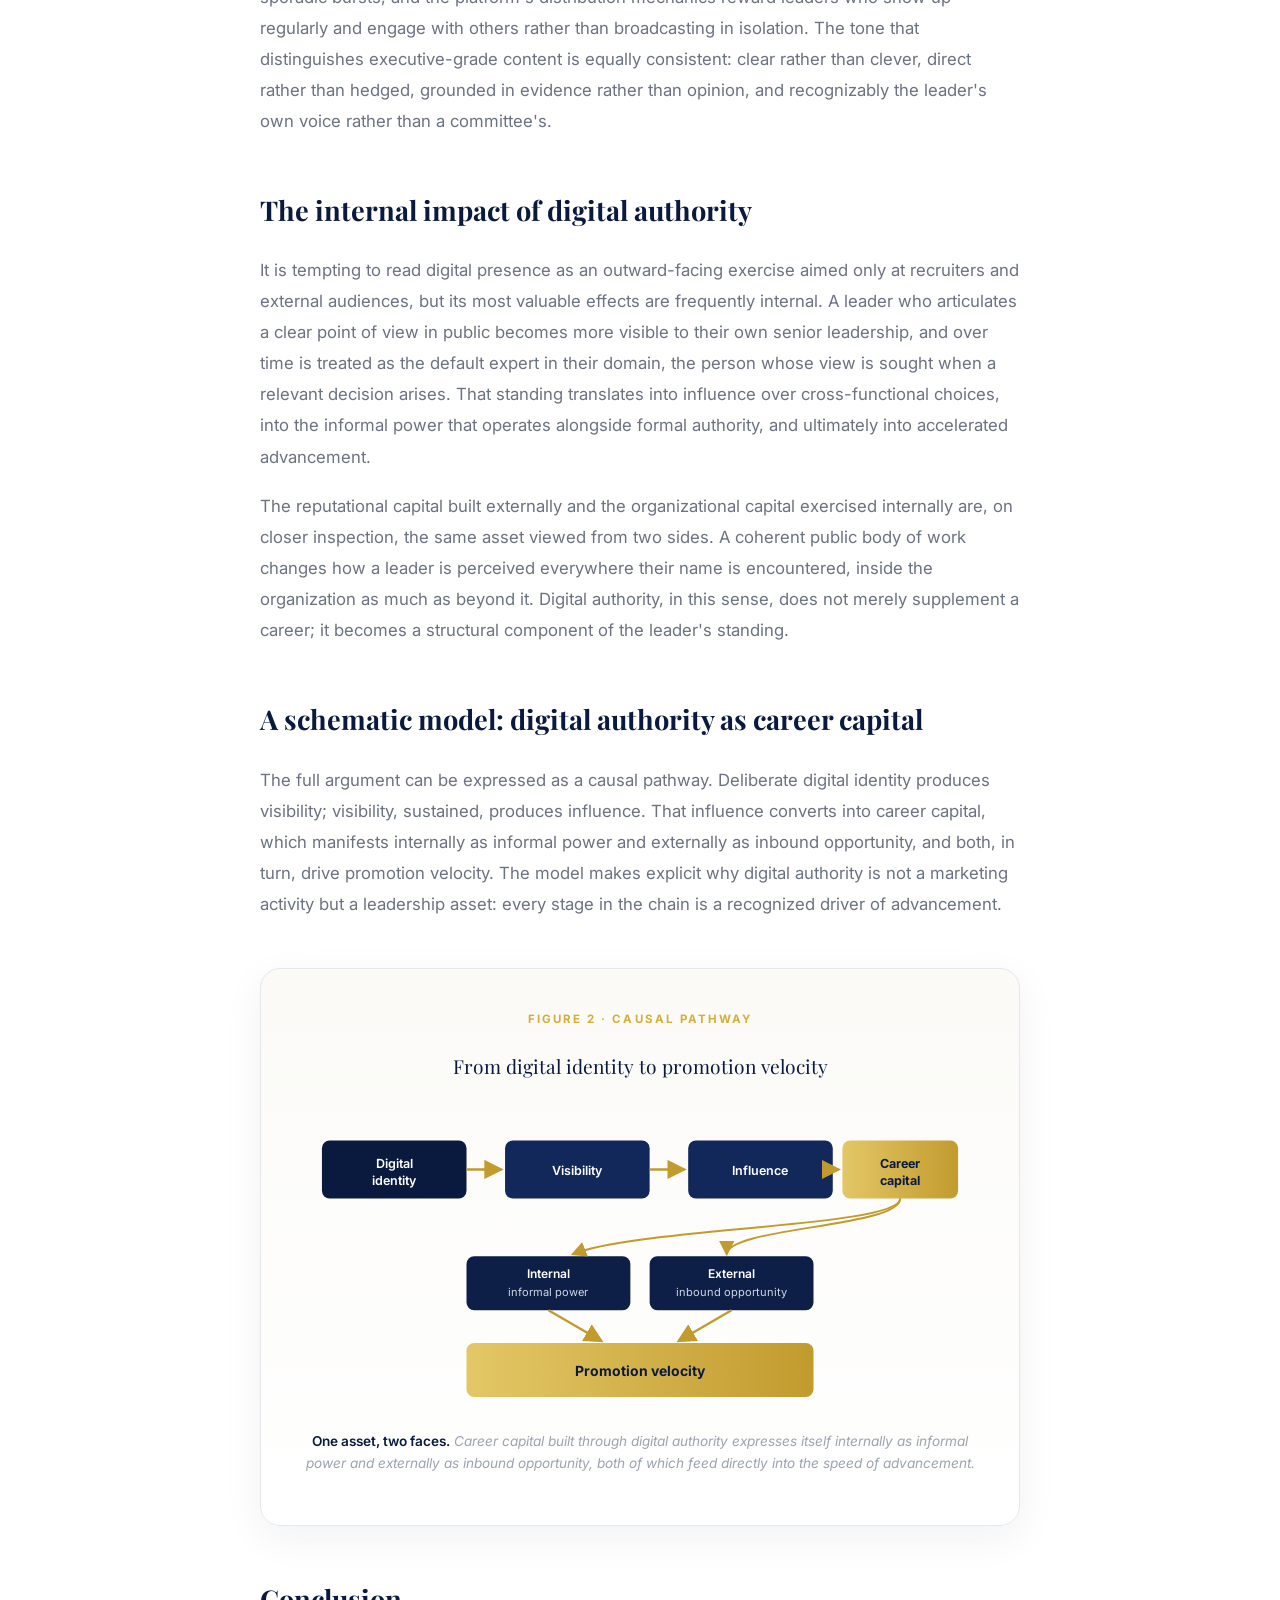
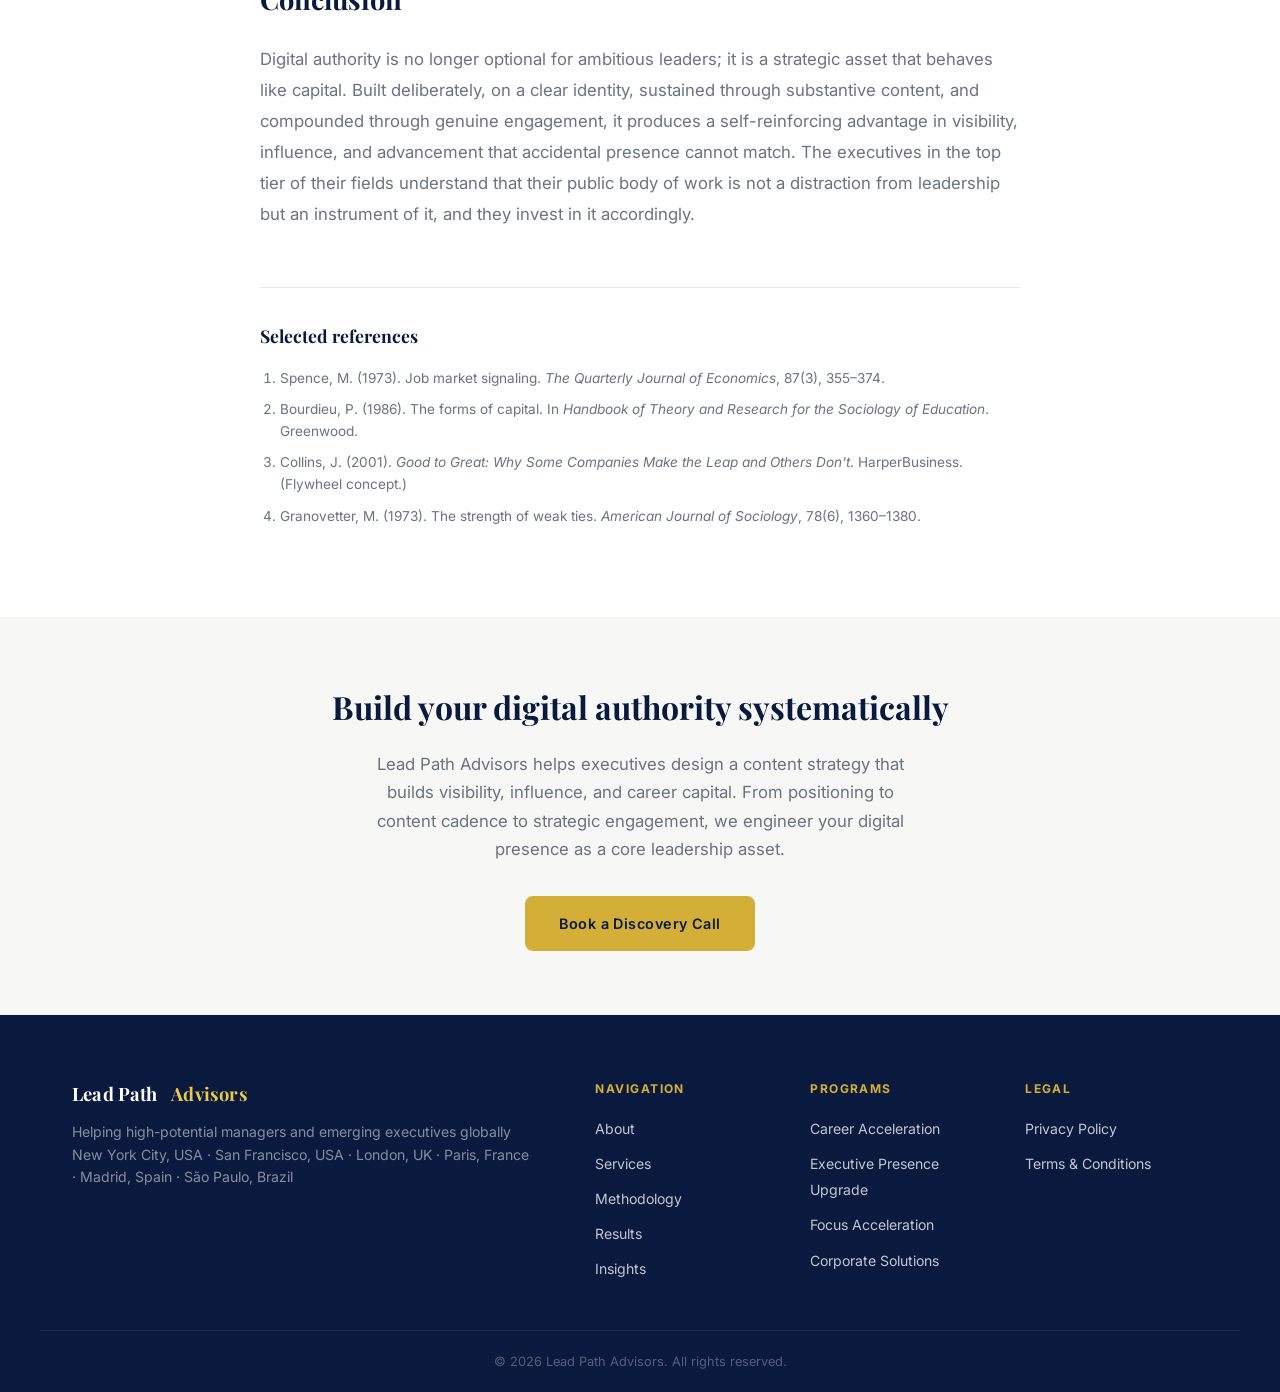
<file: article3.html>
<!DOCTYPE html>
<html lang="en">
<head>
  <meta charset="UTF-8" />
  <meta name="viewport" content="width=device-width, initial-scale=1.0" />
  <title>LinkedIn Authority & Digital Career Capital: Executive Thought Leadership Strategy</title>
  <meta name="description" content="Master executive thought leadership and digital authority. Learn how top 1% executives build LinkedIn influence, visibility, and inbound recognition through deliberate digital positioning and content strategy." />
  <meta name="robots" content="index, follow" />
  <link rel="canonical" href="https://leadpathadvisors.com/digital-authority-career-capital.html" />

  <!-- hreflang for multi-language SEO -->
  <link rel="alternate" hreflang="en" href="https://leadpathadvisors.com/digital-authority-career-capital.html" />
  <link rel="alternate" hreflang="pt" href="https://leadpathadvisors.com/digital-authority-career-capital.html?lang=pt" />
  <link rel="alternate" hreflang="es" href="https://leadpathadvisors.com/digital-authority-career-capital.html?lang=es" />
  <link rel="alternate" hreflang="fr" href="https://leadpathadvisors.com/digital-authority-career-capital.html?lang=fr" />
  <link rel="alternate" hreflang="x-default" href="https://leadpathadvisors.com/digital-authority-career-capital.html" />

  <!-- Open Graph -->
  <meta property="og:type"        content="article" />
  <meta property="og:url"         content="https://leadpathadvisors.com/digital-authority-career-capital.html" />
  <meta property="og:title"       content="LinkedIn Authority & Digital Career Capital | Lead Path Advisors" />
  <meta property="og:description" content="Master executive thought leadership and digital authority. Build LinkedIn influence, visibility, and inbound recognition as a top 1% executive." />
  <meta property="og:image"       content="https://leadpathadvisors.com/og-image.jpg" />
  <meta property="og:locale"      content="en_GB" />

  <!-- Twitter Card -->
  <meta name="twitter:card"        content="summary_large_image" />
  <meta name="twitter:title"       content="LinkedIn Authority & Digital Career Capital | Lead Path Advisors" />
  <meta name="twitter:description" content="How top 1% executives build digital authority, LinkedIn influence, and career capital through thought leadership and strategic positioning." />
  <meta name="twitter:image"       content="https://leadpathadvisors.com/og-image.jpg" />
  <link rel="preconnect" href="https://fonts.googleapis.com" />
  <link rel="preconnect" href="https://fonts.gstatic.com" crossorigin />
  <link href="https://fonts.googleapis.com/css2?family=Playfair+Display:wght@400;600;700&family=Inter:wght@300;400;500;600&display=swap" rel="stylesheet" />
  <link rel="stylesheet" href="styles.css" />
  <style>
    .article-hero { background: linear-gradient(135deg, var(--navy) 0%, rgba(10,26,63,.95) 100%); padding: 6rem 0 4rem; position: relative; overflow: hidden; }
    .article-hero::before { content: ''; position: absolute; inset: 0; background: radial-gradient(ellipse 80% 60% at 50% 100%, rgba(212,175,55,.06) 0%, transparent 70%); pointer-events: none; }
    .article-hero-content { position: relative; z-index: 1; }
    .article-hero h1 { font-family: var(--font-serif); font-size: clamp(2rem, 5vw, 3.4rem); color: var(--white); line-height: 1.15; margin-bottom: 1.25rem; }
    .article-hero h1 em { color: var(--gold); font-style: italic; }
    .article-meta { display: flex; gap: 2rem; flex-wrap: wrap; color: rgba(255,255,255,.6); font-size: .95rem; margin-bottom: 1rem; }
    .article-meta-item { display: flex; align-items: center; gap: .5rem; }
    .article-meta-dot { width: 6px; height: 6px; border-radius: 50%; background: var(--gold); }
    .article-subtitle { font-size: 1.15rem; color: rgba(255,255,255,.65); max-width: 680px; line-height: 1.7; }

    .article-content { background: var(--white); padding: 5rem 0; }
    .article-body { max-width: 760px; margin: 0 auto; font-size: 1.05rem; line-height: 1.85; color: var(--gray4); }
    .article-lead { font-size: 1.2rem; line-height: 1.75; color: var(--navy); font-weight: 400; margin-bottom: 2.5rem; padding-bottom: 2.5rem; border-bottom: 1px solid var(--gray2); }
    .article-section { margin-bottom: 3rem; }
    .article-section h2 { font-family: var(--font-serif); font-size: 1.7rem; color: var(--navy); margin-bottom: 1.25rem; }
    .article-section h2 .sec-num { color: var(--gold); font-size: 1.1rem; display: block; letter-spacing: .15em; margin-bottom: .35rem; font-family: var(--font-sans, 'Inter'); font-weight: 600; }
    .article-section h3 { font-family: var(--font-serif); font-size: 1.2rem; color: var(--navy); margin: 2rem 0 .75rem; }
    .article-section p { margin-bottom: 1.15rem; }
    .article-section strong { color: var(--navy); font-weight: 600; }
    .article-section em.term { font-style: italic; color: var(--navy); }

    .key-finding { background: linear-gradient(135deg, rgba(10,26,63,.03), rgba(212,175,55,.05)); border-left: 4px solid var(--gold); border-radius: 0 var(--r-md) var(--r-md) 0; padding: 1.5rem 1.75rem; margin: 2rem 0; }
    .key-finding .kf-label { font-size: .72rem; letter-spacing: .15em; text-transform: uppercase; color: var(--gold); font-weight: 700; margin-bottom: .5rem; }
    .key-finding p { margin: 0; color: var(--navy); font-size: 1.05rem; line-height: 1.7; }

    .figure { margin: 3rem 0; }
    .figure-frame { background: linear-gradient(180deg, #fbfaf7 0%, #ffffff 100%); border: 1px solid var(--gray2); border-radius: var(--r-lg); padding: 2.5rem 2rem 2rem; box-shadow: 0 12px 40px rgba(10,26,63,.06); }
    .figure-eyebrow { font-size: .72rem; letter-spacing: .18em; text-transform: uppercase; color: var(--gold); font-weight: 700; text-align: center; margin-bottom: .35rem; }
    .figure-title { font-family: var(--font-serif); font-size: 1.2rem; color: var(--navy); text-align: center; margin-bottom: 1.75rem; }
    .figure svg { width: 100%; height: auto; display: block; }
    .figure-caption { font-size: .85rem; color: var(--gray3, #8a8f9c); line-height: 1.6; margin-top: 1.25rem; text-align: center; font-style: italic; }
    .figure-caption strong { color: var(--navy); font-style: normal; }

    .references { margin-top: 3.5rem; padding-top: 2rem; border-top: 1px solid var(--gray2); }
    .references h3 { font-family: var(--font-serif); font-size: 1.1rem; color: var(--navy); margin-bottom: 1rem; }
    .references ol { margin: 0; padding-left: 1.25rem; }
    .references li { font-size: .85rem; color: var(--gray4); line-height: 1.6; margin-bottom: .6rem; }

    .article-cta { background: var(--off); padding: 4rem 0; text-align: center; }
    .article-cta h2 { font-family: var(--font-serif); font-size: 2rem; color: var(--navy); margin-bottom: 1rem; }
    .article-cta p { font-size: 1.05rem; color: var(--gray4); max-width: 560px; margin: 0 auto 2rem; line-height: 1.7; }

    @media (max-width: 768px) {
      .article-hero { padding: 4rem 0 3rem; }
      .article-content { padding: 3rem 0; }
      .figure-frame { padding: 1.5rem 1rem 1.25rem; }
    }
  </style>

  <!-- Schema: Article -->
  <script type="application/ld+json">
  {
    "@context": "https://schema.org",
    "@type": "Article",
    "headline": "Digital Authority as Career Capital: The LinkedIn Strategy of the Top 1% of Executives",
    "description": "Master executive thought leadership and digital authority. Learn how top 1% executives build LinkedIn influence, visibility, and inbound recognition.",
    "image": "https://leadpathadvisors.com/og-image.jpg",
    "author": [
      {
        "@type": "Person",
        "name": "David Furtado",
        "description": "Senior Executive Career Strategist"
      },
      {
        "@type": "Organization",
        "name": "Lead Path Advisors"
      }
    ],
    "publisher": {
      "@type": "Organization",
      "name": "Lead Path Advisors",
      "logo": {
        "@type": "ImageObject",
        "url": "https://leadpathadvisors.com/logo.png"
      }
    },
    "datePublished": "2024-03-10",
    "dateModified": "2026-06-13",
    "mentions": [
      { "@type": "Thing", "name": "Digital Authority" },
      { "@type": "Thing", "name": "LinkedIn Strategy" },
      { "@type": "Thing", "name": "Executive Thought Leadership" },
      { "@type": "Thing", "name": "Career Capital" },
      { "@type": "Thing", "name": "Online Visibility" }
    ]
  }
  </script>

  <!-- Schema: BreadcrumbList -->
  <script type="application/ld+json">
  {
    "@context": "https://schema.org",
    "@type": "BreadcrumbList",
    "itemListElement": [
      {
        "@type": "ListItem",
        "position": 1,
        "name": "Home",
        "item": "https://leadpathadvisors.com/"
      },
      {
        "@type": "ListItem",
        "position": 2,
        "name": "Insights",
        "item": "https://leadpathadvisors.com/insights.html"
      },
      {
        "@type": "ListItem",
        "position": 3,
        "name": "Digital Authority as Career Capital",
        "item": "https://leadpathadvisors.com/article3.html"
      }
    ]
  }
  </script>

  <!-- Google tag (gtag.js) -->
  <script async src="https://www.googletagmanager.com/gtag/js?id=G-QB9WN0DEQQ"></script>
  <script>
    window.dataLayer = window.dataLayer || [];
    function gtag(){dataLayer.push(arguments);}
    gtag('js', new Date());

    gtag('config', 'G-QB9WN0DEQQ');
  </script>
</head>
<body>

  <!-- NAV -->
  <nav id="navbar">
    <div class="nav-inner">
      <a href="index.html" class="logo">
        <svg class="logo-icon" viewBox="0 0 120 140" xmlns="http://www.w3.org/2000/svg" aria-hidden="true">
          <defs>
            <linearGradient id="goldGrad" x1="0%" y1="0%" x2="100%" y2="100%">
              <stop offset="0%" style="stop-color:#F4E4C1;stop-opacity:1" />
              <stop offset="50%" style="stop-color:#E8C94A;stop-opacity:1" />
              <stop offset="100%" style="stop-color:#D4AF37;stop-opacity:1" />
            </linearGradient>
            <linearGradient id="darkGold" x1="0%" y1="0%" x2="100%" y2="100%">
              <stop offset="0%" style="stop-color:#B8860B;stop-opacity:1" />
              <stop offset="100%" style="stop-color:#6B5D4F;stop-opacity:1" />
            </linearGradient>
            <filter id="shadow" x="-50%" y="-50%" width="200%" height="200%">
              <feDropShadow dx="2" dy="4" stdDeviation="3" flood-opacity="0.3"/>
            </filter>
          </defs>
          <g filter="url(#shadow)">
            <path d="M 20 100 Q 30 75, 40 50 Q 45 35, 50 15" fill="none" stroke="url(#goldGrad)" stroke-width="18" stroke-linecap="round" stroke-linejoin="round"/>
            <path d="M 35 100 Q 45 75, 55 50 Q 60 35, 65 15" fill="none" stroke="url(#darkGold)" stroke-width="14" stroke-linecap="round" stroke-linejoin="round" opacity="0.5"/>
            <polygon points="50,10 75,35 60,50 80,55 105,5 70,25" fill="url(#goldGrad)"/>
            <polygon points="65,18 85,38 72,48 88,50 105,15 75,28" fill="url(#darkGold)" opacity="0.4"/>
            <path d="M 25 95 Q 35 70, 45 45" fill="none" stroke="rgba(255,255,255,0.3)" stroke-width="6" stroke-linecap="round" opacity="0.6"/>
          </g>
          <g opacity="0.5">
            <path d="M 15 110 Q 30 85, 45 60" fill="none" stroke="url(#goldGrad)" stroke-width="3" stroke-dasharray="5,5" stroke-linecap="round"/>
          </g>
        </svg>
        Lead Path<span> Advisors</span>
      </a>
      <ul class="nav-links">
        <li><a href="index.html#about"        data-i18n="nav_about">About</a></li>
        <li><a href="index.html#services"     data-i18n="nav_services">Services</a></li>
        <li><a href="index.html#science"      data-i18n="nav_methodology">Methodology</a></li>
        <li><a href="index.html#testimonials" data-i18n="nav_results">Results</a></li>
        <li><a href="insights.html" data-i18n="nav_insights">Insights</a></li>
        <li>
          <div class="lang-switcher" id="langSwitcher">
            <button class="lang-btn" id="langToggle" aria-haspopup="true" aria-expanded="false">
              <span class="lang-flag" id="langFlag">🇬🇧</span>
              <span class="lang-code" id="langCode">EN</span>
              <span class="lang-caret">▾</span>
            </button>
            <ul class="lang-dropdown" id="langDropdown" role="menu">
              <li><button data-lang="en" role="menuitem"><span>🇬🇧</span> English</button></li>
              <li><button data-lang="pt" role="menuitem"><span>🇵🇹</span> Português</button></li>
              <li><button data-lang="es" role="menuitem"><span>🇪🇸</span> Español</button></li>
              <li><button data-lang="fr" role="menuitem"><span>🇫🇷</span> Français</button></li>
            </ul>
          </div>
        </li>
        <li><a href="index.html#contact" class="btn-nav" data-i18n="nav_cta">Discovery Call</a></li>
      </ul>
      <button class="hamburger" id="hamburger" aria-label="Menu">
        <span></span><span></span><span></span>
      </button>
    </div>
  </nav>

  <!-- BREADCRUMB NAVIGATION -->
  <nav class="breadcrumb-nav" aria-label="Breadcrumb">
    <div class="container">
      <ol class="breadcrumb-list">
        <li><a href="index.html" data-i18n="shared_home">Home</a></li>
        <li><a href="insights.html" data-i18n="nav_insights">Insights</a></li>
        <li aria-current="page" data-i18n="a3_breadcrumb">Digital Authority as Career Capital</li>
      </ol>
    </div>
  </nav>

  <!-- HERO -->
  <section class="article-hero">
    <div class="container">
      <div class="article-hero-content">
        <div class="article-meta">
          <div class="article-meta-item"><span class="article-meta-dot"></span><span data-i18n="a3_meta_category">Digital Leadership</span></div>
          <div class="article-meta-item"><span class="article-meta-dot"></span><span data-i18n="a3_meta_read_time">9 min read</span></div>
        </div>
        <h1 data-i18n="a3_title">Digital Authority as Career Capital: The LinkedIn Strategy of the <em>Top 1% of Executives</em></h1>
        <p class="article-subtitle" data-i18n="a3_subtitle">How high-potentials build influence, visibility, and inbound recognition through deliberate digital positioning</p>
      </div>
    </div>
  </section>

  <!-- CONTENT -->
  <section class="article-content">
    <div class="container">
      <article class="article-body">

        <p class="article-lead" data-i18n="a3_lead">For most of professional history, reputation traveled by word of mouth and was confined to the rooms a leader could physically enter. That constraint has dissolved. In contemporary organizations, a leader's digital presence is increasingly the first and most widely consulted source of evidence about their judgment, expertise, and influence. Digital authority has, in effect, become a measurable and compounding form of career capital, and the executives who treat it as such are building advantage that their less deliberate peers cannot easily reverse.</p>

        <div class="article-section">
          <h2 data-i18n="a3_h2_why">Why digital authority matters for executives</h2>
          <p data-i18n="a3_p1">The strategic value of a digital presence rests on a simple asymmetry: visibility precedes opportunity. Executives with a strong, consistent presence on professional platforms attract inbound opportunities, board invitations, speaking engagements, recruiter interest, and internal sponsorship, that never reach those who remain invisible. Opportunity flows toward those who are already known for the relevant expertise, and being known is now substantially a digital phenomenon.</p>
          <p data-i18n="a3_p2">A second mechanism reinforces the first. Recruiters, boards, and senior leaders routinely treat a leader's digital footprint as a proxy for qualities that are otherwise difficult to assess at a distance: the clarity of their thinking, the quality of their communication, the coherence of their strategic point of view, and the breadth of their influence. In the absence of direct exposure, the footprint becomes the evidence. A thoughtful body of public work signals a thoughtful leader; its absence signals nothing at all, which in a competitive field is itself a disadvantage.</p>

          <div class="key-finding">
            <p class="kf-label">Key finding</p>
            <p data-i18n="a3_kf1">Digital authority is not vanity; it is signaling under uncertainty. When decision-makers cannot observe a leader directly, the digital footprint becomes the most accessible evidence of judgment, expertise, and influence, and is weighted accordingly.</p>
          </div>
        </div>

        <div class="article-section">
          <h2 data-i18n="a3_h2_flywheel">The digital authority flywheel</h2>
          <p data-i18n="a3_p3">Digital authority is not built through isolated acts of posting but through a self-reinforcing system. The mechanism is best understood as a flywheel composed of three layers that feed one another. The first layer is <em class="term">identity</em>: a clear professional narrative, a defined set of expertise domains, and a consistent voice that makes a leader recognizable and memorable. Without this foundation, activity produces noise rather than authority.</p>
          <p data-i18n="a3_p4">The second layer is <em class="term">visibility</em>: the regular publication of substantive content, frameworks, insights, lessons, and commentary, that puts the established identity in front of the right audience. The third layer is <em class="term">influence</em>: the engagement, relationships, and amplification that visibility generates, as others share, respond to, and build upon the leader's work. Influence then loops back to expand visibility, which deepens identity, and the cycle accelerates. The defining property of a flywheel is momentum: each rotation requires less force than the last, and authority that took years to establish becomes difficult for competitors to displace.</p>

          <div class="figure">
            <div class="figure-frame">
              <p class="figure-eyebrow" data-i18n="a3_fig1_eyebrow">Figure 1 · The Digital Authority Flywheel</p>
              <p class="figure-title" data-i18n="a3_fig1_title">Three layers that reinforce one another</p>
              <svg viewBox="0 0 720 380" xmlns="http://www.w3.org/2000/svg" role="img" aria-label="Flywheel of identity, visibility and influence reinforcing one another">
                <defs>
                  <linearGradient id="a3f1Gold" x1="0" y1="0" x2="1" y2="1"><stop offset="0%" stop-color="#E3C766"/><stop offset="100%" stop-color="#C29B2E"/></linearGradient>
                  <marker id="a3arrow" markerWidth="13" markerHeight="13" refX="6" refY="4" orient="auto"><path d="M0 0 L9 4 L0 8 Z" fill="#C29B2E"/></marker>
                </defs>
                <!-- curved flywheel arrows -->
                <path d="M360 70 A 130 130 0 0 1 474 268" fill="none" stroke="#C29B2E" stroke-width="2.5" marker-end="url(#a3arrow)"/>
                <path d="M452 300 A 130 130 0 0 1 246 300" fill="none" stroke="#C29B2E" stroke-width="2.5" marker-end="url(#a3arrow)"/>
                <path d="M224 268 A 130 130 0 0 1 338 72" fill="none" stroke="#C29B2E" stroke-width="2.5" marker-end="url(#a3arrow)"/>
                <!-- nodes -->
                <circle cx="360" cy="80" r="60" fill="#0A1A3F"/>
                <text x="360" y="68" text-anchor="middle" fill="#E3C766" font-size="10.5" font-weight="700" letter-spacing=".1em">LAYER 1</text>
                <text x="360" y="90" text-anchor="middle" fill="#fff" font-size="15" font-weight="700" font-family="'Playfair Display', serif">Identity</text>
                <text x="360" y="108" text-anchor="middle" fill="#cfd6e6" font-size="10.5">narrative · voice</text>

                <circle cx="500" cy="295" r="60" fill="url(#a3f1Gold)"/>
                <text x="500" y="283" text-anchor="middle" fill="#3a2f08" font-size="10.5" font-weight="700" letter-spacing=".1em">LAYER 2</text>
                <text x="500" y="305" text-anchor="middle" fill="#0A1A3F" font-size="15" font-weight="700" font-family="'Playfair Display', serif">Visibility</text>
                <text x="500" y="323" text-anchor="middle" fill="#3a2f08" font-size="10.5">content · insight</text>

                <circle cx="220" cy="295" r="60" fill="#13285A"/>
                <text x="220" y="283" text-anchor="middle" fill="#E3C766" font-size="10.5" font-weight="700" letter-spacing=".1em">LAYER 3</text>
                <text x="220" y="305" text-anchor="middle" fill="#fff" font-size="15" font-weight="700" font-family="'Playfair Display', serif">Influence</text>
                <text x="220" y="323" text-anchor="middle" fill="#cfd6e6" font-size="10.5">engagement</text>
              </svg>
              <p class="figure-caption"><strong>Momentum, not effort.</strong> Identity makes content recognizable; visibility generates engagement; influence loops back to widen reach. Each rotation of the flywheel takes less force than the last, which is why early authority compounds into durable advantage.</p>
            </div>
          </div>
        </div>

        <div class="article-section">
          <h2 data-i18n="a3_h2_content">The content strategy of top executives</h2>
          <p data-i18n="a3_p5">What separates executives who build authority from those who merely maintain a profile is the deliberateness of their content. The most effective leaders concentrate on a small number of content types that demonstrate rather than assert their expertise: leadership insights drawn from real decisions, candid career lessons including failures and transitions, original frameworks that help others think more clearly, measured industry commentary, and the occasional glimpse behind the scenes of how they actually lead. Each type does the work of proving judgment rather than claiming it.</p>
          <p data-i18n="a3_p6">Cadence matters as much as substance. Authority is a product of consistency over time, not of sporadic bursts, and the platform's distribution mechanics reward leaders who show up regularly and engage with others rather than broadcasting in isolation. The tone that distinguishes executive-grade content is equally consistent: clear rather than clever, direct rather than hedged, grounded in evidence rather than opinion, and recognizably the leader's own voice rather than a committee's.</p>
        </div>

        <div class="article-section">
          <h2 data-i18n="a3_h2_internal">The internal impact of digital authority</h2>
          <p data-i18n="a3_p7">It is tempting to read digital presence as an outward-facing exercise aimed only at recruiters and external audiences, but its most valuable effects are frequently internal. A leader who articulates a clear point of view in public becomes more visible to their own senior leadership, and over time is treated as the default expert in their domain, the person whose view is sought when a relevant decision arises. That standing translates into influence over cross-functional choices, into the informal power that operates alongside formal authority, and ultimately into accelerated advancement.</p>
          <p data-i18n="a3_p8">The reputational capital built externally and the organizational capital exercised internally are, on closer inspection, the same asset viewed from two sides. A coherent public body of work changes how a leader is perceived everywhere their name is encountered, inside the organization as much as beyond it. Digital authority, in this sense, does not merely supplement a career; it becomes a structural component of the leader's standing.</p>
        </div>

        <div class="article-section">
          <h2 data-i18n="a3_h2_model">A schematic model: digital authority as career capital</h2>
          <p data-i18n="a3_p9">The full argument can be expressed as a causal pathway. Deliberate digital identity produces visibility; visibility, sustained, produces influence. That influence converts into career capital, which manifests internally as informal power and externally as inbound opportunity, and both, in turn, drive promotion velocity. The model makes explicit why digital authority is not a marketing activity but a leadership asset: every stage in the chain is a recognized driver of advancement.</p>

          <div class="figure">
            <div class="figure-frame">
              <p class="figure-eyebrow" data-i18n="a3_fig2_eyebrow">Figure 2 · Causal Pathway</p>
              <p class="figure-title" data-i18n="a3_fig2_title">From digital identity to promotion velocity</p>
              <svg viewBox="0 0 720 320" xmlns="http://www.w3.org/2000/svg" role="img" aria-label="Causal pathway from digital identity to promotion velocity">
                <defs>
                  <linearGradient id="a3f2Gold" x1="0" y1="0" x2="1" y2="0"><stop offset="0%" stop-color="#E3C766"/><stop offset="100%" stop-color="#C29B2E"/></linearGradient>
                  <marker id="a3arrow2" markerWidth="12" markerHeight="12" refX="7" refY="4" orient="auto"><path d="M0 0 L8 4 L0 8 Z" fill="#C29B2E"/></marker>
                </defs>
                <!-- top chain -->
                <rect x="30" y="40" width="150" height="60" rx="8" fill="#0A1A3F"/>
                <text x="105" y="68" text-anchor="middle" fill="#fff" font-size="13" font-weight="600">Digital</text>
                <text x="105" y="86" text-anchor="middle" fill="#fff" font-size="13" font-weight="600">identity</text>
                <rect x="220" y="40" width="150" height="60" rx="8" fill="#13285A"/>
                <text x="295" y="76" text-anchor="middle" fill="#fff" font-size="13" font-weight="600">Visibility</text>
                <rect x="410" y="40" width="150" height="60" rx="8" fill="#13285A"/>
                <text x="485" y="76" text-anchor="middle" fill="#fff" font-size="13" font-weight="600">Influence</text>
                <rect x="570" y="40" width="120" height="60" rx="8" fill="url(#a3f2Gold)"/>
                <text x="630" y="68" text-anchor="middle" fill="#0A1A3F" font-size="13" font-weight="700">Career</text>
                <text x="630" y="86" text-anchor="middle" fill="#0A1A3F" font-size="13" font-weight="700">capital</text>
                <line x1="180" y1="70" x2="216" y2="70" stroke="#C29B2E" stroke-width="2.5" marker-end="url(#a3arrow2)"/>
                <line x1="370" y1="70" x2="406" y2="70" stroke="#C29B2E" stroke-width="2.5" marker-end="url(#a3arrow2)"/>
                <line x1="560" y1="70" x2="566" y2="70" stroke="#C29B2E" stroke-width="2.5" marker-end="url(#a3arrow2)"/>
                <!-- split to two forms -->
                <rect x="180" y="160" width="170" height="56" rx="8" fill="#0e1f47"/>
                <text x="265" y="183" text-anchor="middle" fill="#fff" font-size="12.5" font-weight="600">Internal</text>
                <text x="265" y="201" text-anchor="middle" fill="#cfd6e6" font-size="11.5">informal power</text>
                <rect x="370" y="160" width="170" height="56" rx="8" fill="#0e1f47"/>
                <text x="455" y="183" text-anchor="middle" fill="#fff" font-size="12.5" font-weight="600">External</text>
                <text x="455" y="201" text-anchor="middle" fill="#cfd6e6" font-size="11.5">inbound opportunity</text>
                <path d="M630 100 C 630 130, 360 130, 290 158" fill="none" stroke="#C29B2E" stroke-width="2" marker-end="url(#a3arrow2)"/>
                <path d="M630 100 C 630 130, 450 130, 450 158" fill="none" stroke="#C29B2E" stroke-width="2" marker-end="url(#a3arrow2)"/>
                <!-- final outcome -->
                <rect x="180" y="250" width="360" height="56" rx="8" fill="url(#a3f2Gold)"/>
                <text x="360" y="284" text-anchor="middle" fill="#0A1A3F" font-size="14.5" font-weight="700">Promotion velocity</text>
                <line x1="265" y1="216" x2="320" y2="248" stroke="#C29B2E" stroke-width="2.5" marker-end="url(#a3arrow2)"/>
                <line x1="455" y1="216" x2="400" y2="248" stroke="#C29B2E" stroke-width="2.5" marker-end="url(#a3arrow2)"/>
              </svg>
              <p class="figure-caption"><strong>One asset, two faces.</strong> Career capital built through digital authority expresses itself internally as informal power and externally as inbound opportunity, both of which feed directly into the speed of advancement.</p>
            </div>
          </div>
        </div>

        <div class="article-section">
          <h2>Conclusion</h2>
          <p data-i18n="a3_conclusion">Digital authority is no longer optional for ambitious leaders; it is a strategic asset that behaves like capital. Built deliberately, on a clear identity, sustained through substantive content, and compounded through genuine engagement, it produces a self-reinforcing advantage in visibility, influence, and advancement that accidental presence cannot match. The executives in the top tier of their fields understand that their public body of work is not a distraction from leadership but an instrument of it, and they invest in it accordingly.</p>
        </div>

        <div class="references">
          <h3>Selected references</h3>
          <ol>
            <li>Spence, M. (1973). Job market signaling. <em>The Quarterly Journal of Economics</em>, 87(3), 355–374.</li>
            <li>Bourdieu, P. (1986). The forms of capital. In <em>Handbook of Theory and Research for the Sociology of Education</em>. Greenwood.</li>
            <li>Collins, J. (2001). <em>Good to Great: Why Some Companies Make the Leap and Others Don't</em>. HarperBusiness. (Flywheel concept.)</li>
            <li>Granovetter, M. (1973). The strength of weak ties. <em>American Journal of Sociology</em>, 78(6), 1360–1380.</li>
          </ol>
        </div>

      </article>
    </div>
  </section>

  <!-- CTA -->
  <section class="article-cta">
    <div class="container">
      <h2>Build your digital authority systematically</h2>
      <p data-i18n="a3_cta_p">Lead Path Advisors helps executives design a content strategy that builds visibility, influence, and career capital. From positioning to content cadence to strategic engagement, we engineer your digital presence as a core leadership asset.</p>
      <a href="index.html#contact" class="btn-primary">Book a Discovery Call</a>
    </div>
  </section>

  <!-- FOOTER -->
  <footer class="footer">
    <div class="container footer-inner">
      <div class="footer-brand">
        <a href="index.html" class="logo">Lead Path<span> Advisors</span></a>
        <p>Helping high-potential managers and emerging executives globally</p>
        <p>New York City, USA · San Francisco, USA · London, UK · Paris, France · Madrid, Spain · São Paulo, Brazil</p>
      </div>
      <div class="footer-links">
        <div class="footer-col">
          <h5>Navigation</h5>
          <ul>
            <li><a href="index.html#about">About</a></li>
            <li><a href="index.html#services">Services</a></li>
            <li><a href="index.html#science">Methodology</a></li>
            <li><a href="index.html#testimonials">Results</a></li>
            <li><a href="insights.html">Insights</a></li>
          </ul>
        </div>
        <div class="footer-col">
          <h5>Programs</h5>
          <ul>
            <li><a href="index.html#services">Career Acceleration</a></li>
            <li><a href="index.html#services">Executive Presence Upgrade</a></li>
            <li><a href="index.html#services">Focus Acceleration</a></li>
            <li><a href="corporate-solutions.html">Corporate Solutions</a></li>
          </ul>
        </div>
        <div class="footer-col">
          <h5>Legal</h5>
          <ul>
            <li><a href="#">Privacy Policy</a></li>
            <li><a href="#">Terms &amp; Conditions</a></li>
          </ul>
        </div>
      </div>
    </div>
    <div class="footer-bottom">
      <p>© 2026 Lead Path Advisors. All rights reserved.</p>
    </div>
  </footer>

  <script src="translations.js"></script>
  <script src="script.js"></script>
</body>
</html>
</file>
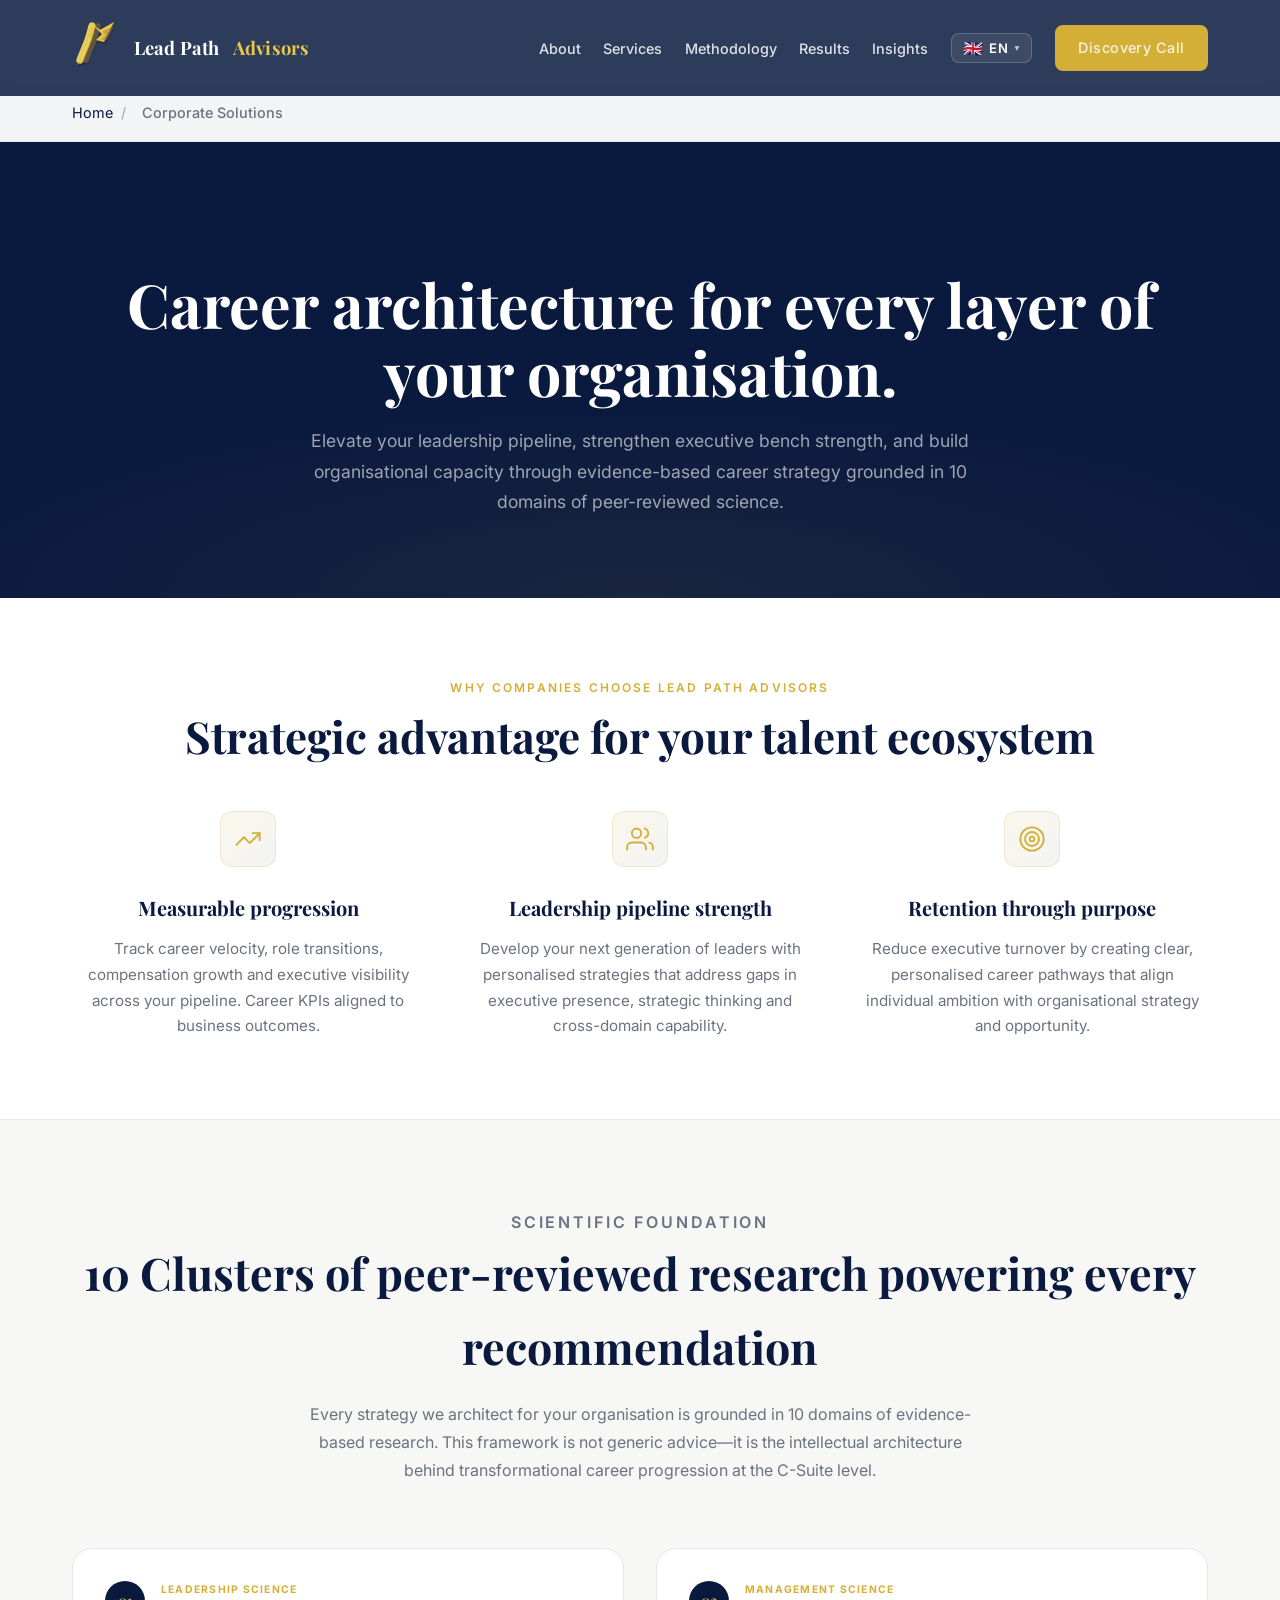
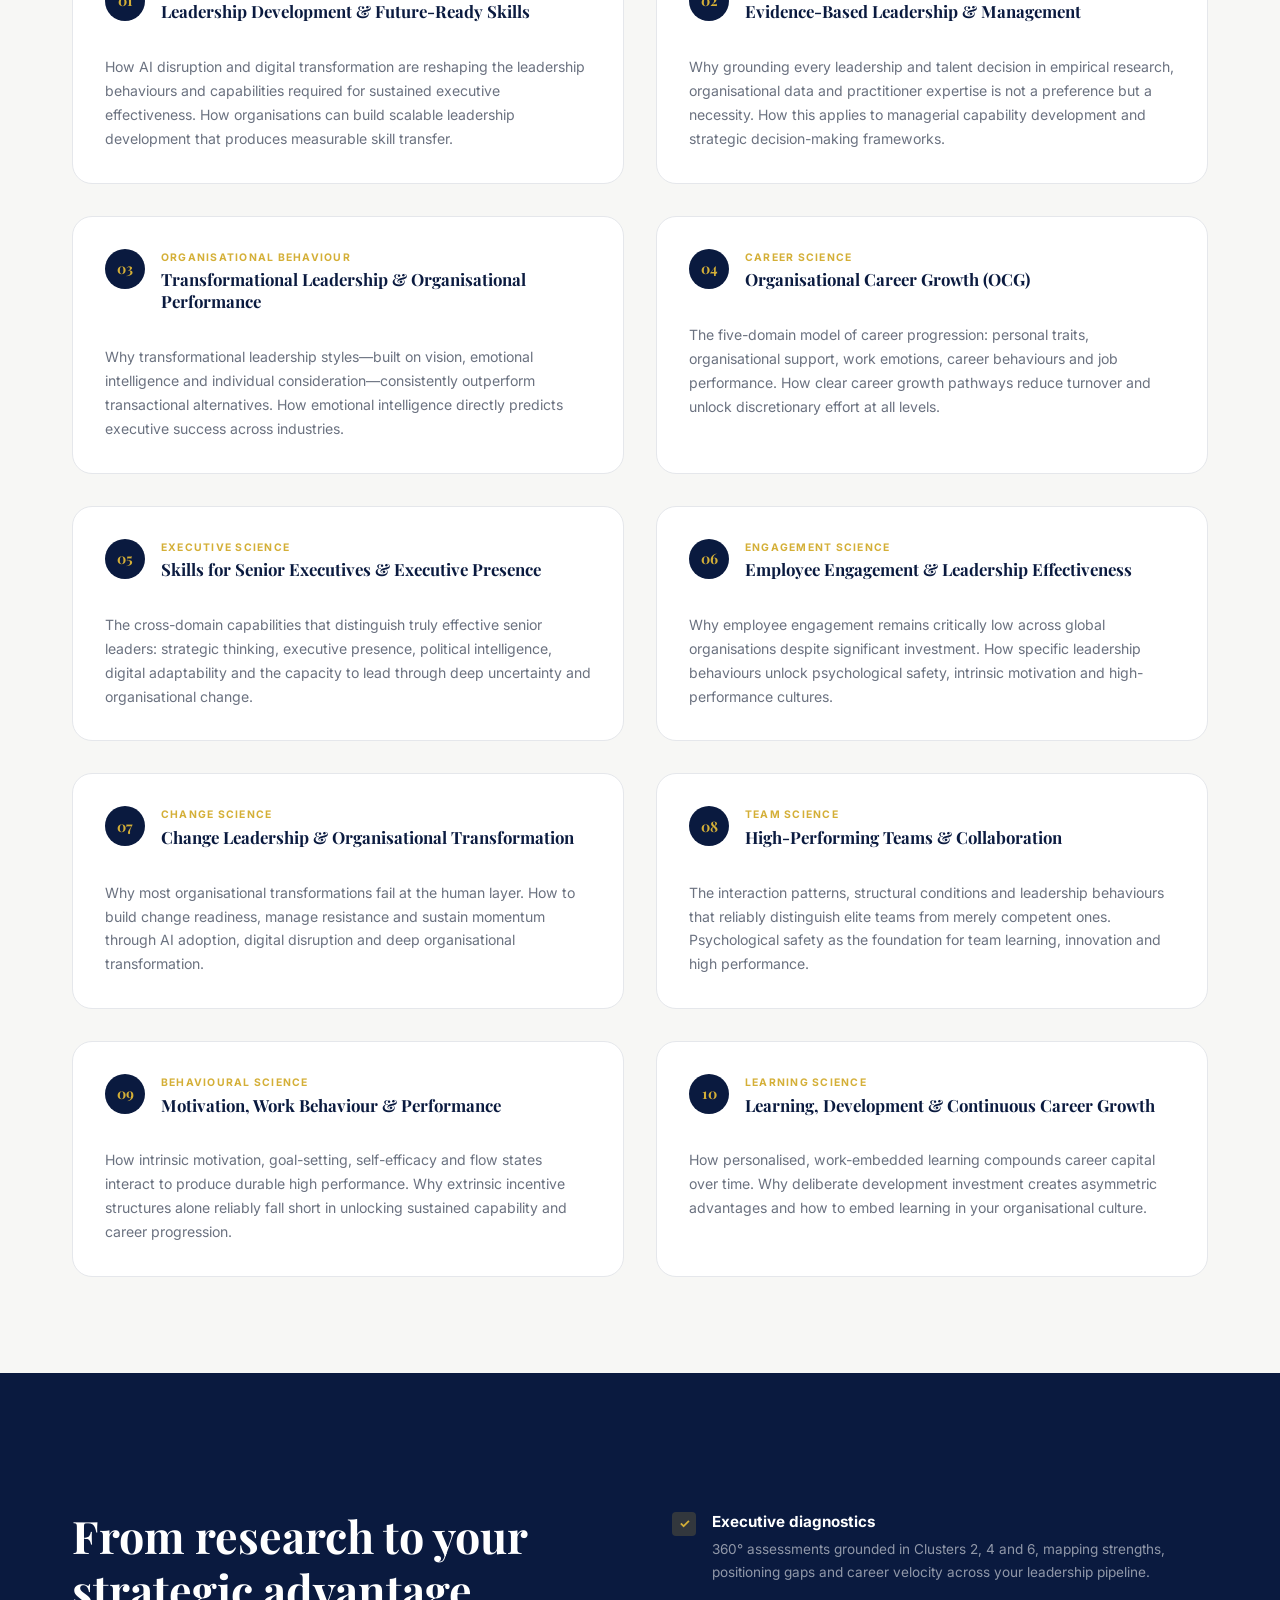
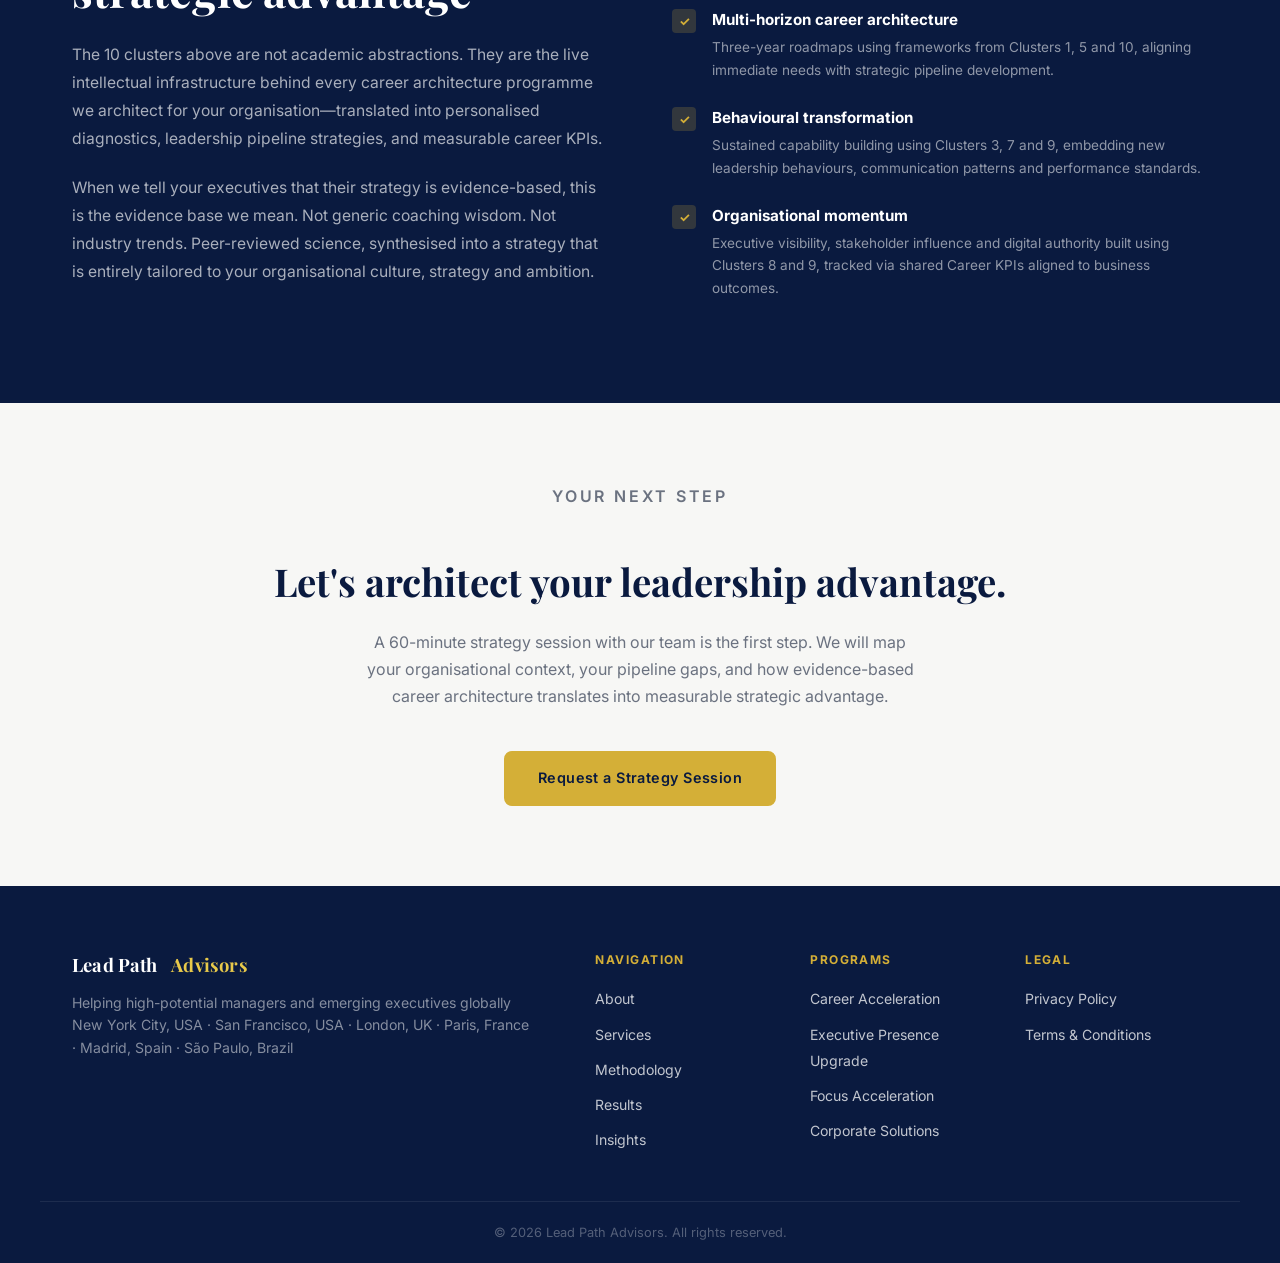
<file: corporate-solutions.html>
<!DOCTYPE html>
<html lang="en">
<head>
  <meta charset="UTF-8" />
  <meta name="viewport" content="width=device-width, initial-scale=1.0" />
  <title>Corporate Solutions | Lead Path Advisors — Career Architecture for Teams</title>
  <meta name="description" content="Enterprise career architecture and leadership development grounded in peer-reviewed research across 10 evidence-based domains. Elevate your leadership pipeline and build organizational capacity at scale." />
  <meta name="robots" content="index, follow" />
  <meta name="google-site-verification" content="fnXamJL7DscGlXpLndFBSshO0vEoHG2-dweW2dvvTRw" />
  <link rel="canonical" href="https://leadpathadvisors.com/corporate-solutions.html" />

  <!-- hreflang for multi-language SEO -->
  <link rel="alternate" hreflang="en" href="https://leadpathadvisors.com/corporate-solutions.html" />
  <link rel="alternate" hreflang="pt" href="https://leadpathadvisors.com/corporate-solutions.html?lang=pt" />
  <link rel="alternate" hreflang="es" href="https://leadpathadvisors.com/corporate-solutions.html?lang=es" />
  <link rel="alternate" hreflang="fr" href="https://leadpathadvisors.com/corporate-solutions.html?lang=fr" />
  <link rel="alternate" hreflang="x-default" href="https://leadpathadvisors.com/corporate-solutions.html" />

  <meta property="og:type"        content="website" />
  <meta property="og:url"         content="https://leadpathadvisors.com/corporate-solutions.html" />
  <meta property="og:title"       content="Corporate Solutions | Lead Path Advisors — Career Architecture for Teams" />
  <meta property="og:description" content="Enterprise career architecture and leadership development grounded in peer-reviewed research. Build organizational capacity and elevate your leadership pipeline." />
  <meta property="og:image"       content="https://leadpathadvisors.com/og-image.jpg" />
  <meta property="og:locale"      content="en_GB" />

  <!-- Twitter Card -->
  <meta name="twitter:card"        content="summary_large_image" />
  <meta name="twitter:title"       content="Corporate Solutions | Lead Path Advisors" />
  <meta name="twitter:description" content="Enterprise career architecture and leadership development grounded in peer-reviewed research. Build organizational capacity at scale." />
  <meta name="twitter:image"       content="https://leadpathadvisors.com/og-image.jpg" />
  <link rel="preconnect" href="https://fonts.googleapis.com" />
  <link rel="preconnect" href="https://fonts.gstatic.com" crossorigin />
  <link href="https://fonts.googleapis.com/css2?family=Playfair+Display:wght@400;600;700&family=Inter:wght@300;400;500;600&display=swap" rel="stylesheet" />
  <link rel="stylesheet" href="styles.css" />
  <style>
    /* ── Corporate Solutions Page Styles ── */
    .corp-hero {
      background: var(--navy);
      padding: 8rem 0 5rem;
      text-align: center;
      position: relative;
      overflow: hidden;
    }
    .corp-hero::before {
      content: '';
      position: absolute;
      inset: 0;
      background: radial-gradient(ellipse 80% 60% at 50% 100%, rgba(212,175,55,.08) 0%, transparent 70%);
      pointer-events: none;
    }
    .corp-hero h1 {
      font-family: var(--font-serif);
      font-size: clamp(2.4rem, 5vw, 3.8rem);
      font-weight: 700;
      color: var(--white);
      line-height: 1.12;
      margin-bottom: 1.25rem;
      position: relative;
      z-index: 1;
    }
    .corp-hero h1 em { font-style: italic; color: var(--gold); }
    .corp-hero p {
      font-size: 1.1rem;
      color: rgba(255,255,255,.6);
      max-width: 680px;
      margin: 0 auto;
      line-height: 1.75;
      position: relative;
      z-index: 1;
    }

    /* Value Proposition */
    .corp-value {
      background: var(--white);
      padding: 5rem 0;
      border-bottom: 1px solid var(--gray2);
    }
    .corp-value-grid {
      display: grid;
      grid-template-columns: repeat(3, 1fr);
      gap: 2.5rem;
      margin-top: 3rem;
    }
    .corp-value-item {
      text-align: center;
    }
    .corp-value-icon {
      width: 56px;
      height: 56px;
      border-radius: 12px;
      background: linear-gradient(135deg, rgba(212,175,55,.1), rgba(10,26,63,.05));
      border: 1px solid rgba(212,175,55,.2);
      display: flex;
      align-items: center;
      justify-content: center;
      margin: 0 auto 1.5rem;
    }
    .corp-value-icon svg {
      width: 28px;
      height: 28px;
      stroke: var(--gold);
    }
    .corp-value-item h3 {
      font-family: var(--font-serif);
      font-size: 1.25rem;
      font-weight: 700;
      color: var(--navy);
      margin-bottom: .75rem;
    }
    .corp-value-item p {
      font-size: .95rem;
      color: var(--gray4);
      line-height: 1.7;
    }
    [data-i18n] { position: relative; }

    /* Framework Section */
    .corp-framework {
      background: var(--off);
      padding: 5.5rem 0 6rem;
    }
    .corp-framework-intro {
      text-align: center;
      margin-bottom: 4rem;
    }
    .corp-framework-intro h2 {
      font-family: var(--font-serif);
      font-size: clamp(1.8rem, 3.5vw, 2.8rem);
      color: var(--navy);
      margin-bottom: 1rem;
    }
    .corp-framework-intro p {
      font-size: 1rem;
      color: var(--gray4);
      max-width: 680px;
      margin: 0 auto;
      line-height: 1.75;
    }

    /* Clusters Grid */
    .corp-clusters {
      display: grid;
      grid-template-columns: 1fr 1fr;
      gap: 2rem;
      margin-top: 3.5rem;
    }
    .corp-cluster-card {
      background: var(--white);
      border: 1px solid var(--gray2);
      border-radius: var(--r-lg);
      padding: 2rem;
      transition: all .25s;
    }
    .corp-cluster-card:hover {
      box-shadow: var(--shadow-lg);
      transform: translateY(-3px);
      border-color: var(--gold);
    }
    .corp-cluster-header {
      display: flex;
      gap: 1rem;
      align-items: flex-start;
      margin-bottom: 1.25rem;
    }
    .corp-cluster-num {
      flex-shrink: 0;
      width: 40px;
      height: 40px;
      border-radius: 50%;
      background: var(--navy);
      color: var(--gold);
      font-family: var(--font-serif);
      font-size: .9rem;
      font-weight: 700;
      display: flex;
      align-items: center;
      justify-content: center;
    }
    .corp-cluster-body {}
    .corp-cluster-category {
      font-size: .65rem;
      font-weight: 700;
      letter-spacing: .12em;
      text-transform: uppercase;
      color: var(--gold);
      margin-bottom: .2rem;
    }
    .corp-cluster-title {
      font-family: var(--font-serif);
      font-size: 1.05rem;
      font-weight: 700;
      color: var(--navy);
      line-height: 1.3;
      margin-bottom: .75rem;
    }
    .corp-cluster-text {
      font-size: .88rem;
      color: var(--gray4);
      line-height: 1.7;
    }

    /* Application Section */
    .corp-application {
      background: var(--navy);
      padding: 5.5rem 0 6rem;
    }
    .corp-application h2 {
      font-family: var(--font-serif);
      font-size: clamp(1.8rem, 3.5vw, 2.8rem);
      color: var(--white);
      margin-bottom: 1.5rem;
      line-height: 1.2;
    }
    .corp-application h2 em { font-style: italic; color: var(--gold); }
    .corp-application-grid {
      display: grid;
      grid-template-columns: 1fr 1fr;
      gap: 4rem;
      align-items: start;
      margin-top: 3rem;
    }
    .corp-application-text p {
      color: rgba(255,255,255,.65);
      font-size: .98rem;
      line-height: 1.8;
      margin-bottom: 1.25rem;
    }
    .corp-impact-list {
      display: flex;
      flex-direction: column;
      gap: 1.5rem;
    }
    .corp-impact-item {
      display: flex;
      gap: 1rem;
      align-items: flex-start;
    }
    .corp-impact-icon {
      flex-shrink: 0;
      width: 24px;
      height: 24px;
      border-radius: 4px;
      background: rgba(212,175,55,.2);
      display: flex;
      align-items: center;
      justify-content: center;
      margin-top: .15rem;
    }
    .corp-impact-icon::after {
      content: '✓';
      color: var(--gold);
      font-weight: 700;
      font-size: .8rem;
    }
    .corp-impact-text h4 {
      font-size: .95rem;
      font-weight: 700;
      color: var(--white);
      margin-bottom: .25rem;
    }
    .corp-impact-text p {
      font-size: .85rem;
      color: rgba(255,255,255,.55);
      margin: 0;
    }

    /* CTA Section */
    .corp-cta {
      background: var(--off);
      padding: 5rem 0;
      text-align: center;
    }
    .corp-cta h2 {
      font-family: var(--font-serif);
      font-size: clamp(1.8rem, 3vw, 2.6rem);
      color: var(--navy);
      margin-bottom: 1rem;
    }
    .corp-cta p {
      font-size: 1rem;
      color: var(--gray4);
      max-width: 560px;
      margin: 0 auto 2.5rem;
      line-height: 1.7;
    }

    /* Responsive */
    @media (max-width: 960px) {
      .corp-value-grid { grid-template-columns: 1fr; }
      .corp-clusters { grid-template-columns: 1fr; }
      .corp-application-grid { grid-template-columns: 1fr; }
    }
  </style>

  <!-- Schema: BreadcrumbList -->
  <script type="application/ld+json">
  {
    "@context": "https://schema.org",
    "@type": "BreadcrumbList",
    "itemListElement": [
      {
        "@type": "ListItem",
        "position": 1,
        "name": "Home",
        "item": "https://leadpathadvisors.com/"
      },
      {
        "@type": "ListItem",
        "position": 2,
        "name": "Corporate Solutions",
        "item": "https://leadpathadvisors.com/corporate-solutions.html"
      }
    ]
  }
  </script>

  <!-- Google tag (gtag.js) -->
  <script async src="https://www.googletagmanager.com/gtag/js?id=G-QB9WN0DEQQ"></script>
  <script>
    window.dataLayer = window.dataLayer || [];
    function gtag(){dataLayer.push(arguments);}
    gtag('js', new Date());

    gtag('config', 'G-QB9WN0DEQQ');
  </script>
</head>
<body>

  <!-- NAV -->
  <nav id="navbar">
    <div class="nav-inner">
      <a href="index.html" class="logo">
        <svg class="logo-icon" viewBox="0 0 120 140" xmlns="http://www.w3.org/2000/svg" aria-hidden="true">
          <defs>
            <linearGradient id="goldGrad" x1="0%" y1="0%" x2="100%" y2="100%">
              <stop offset="0%" style="stop-color:#F4E4C1;stop-opacity:1" />
              <stop offset="50%" style="stop-color:#E8C94A;stop-opacity:1" />
              <stop offset="100%" style="stop-color:#D4AF37;stop-opacity:1" />
            </linearGradient>
            <linearGradient id="darkGold" x1="0%" y1="0%" x2="100%" y2="100%">
              <stop offset="0%" style="stop-color:#B8860B;stop-opacity:1" />
              <stop offset="100%" style="stop-color:#6B5D4F;stop-opacity:1" />
            </linearGradient>
            <filter id="shadow" x="-50%" y="-50%" width="200%" height="200%">
              <feDropShadow dx="2" dy="4" stdDeviation="3" flood-opacity="0.3"/>
            </filter>
          </defs>
          <g filter="url(#shadow)">
            <path d="M 20 100 Q 30 75, 40 50 Q 45 35, 50 15" fill="none" stroke="url(#goldGrad)" stroke-width="18" stroke-linecap="round" stroke-linejoin="round"/>
            <path d="M 35 100 Q 45 75, 55 50 Q 60 35, 65 15" fill="none" stroke="url(#darkGold)" stroke-width="14" stroke-linecap="round" stroke-linejoin="round" opacity="0.5"/>
            <polygon points="50,10 75,35 60,50 80,55 105,5 70,25" fill="url(#goldGrad)"/>
            <polygon points="65,18 85,38 72,48 88,50 105,15 75,28" fill="url(#darkGold)" opacity="0.4"/>
            <path d="M 25 95 Q 35 70, 45 45" fill="none" stroke="rgba(255,255,255,0.3)" stroke-width="6" stroke-linecap="round" opacity="0.6"/>
          </g>
          <g opacity="0.5">
            <path d="M 15 110 Q 30 85, 45 60" fill="none" stroke="url(#goldGrad)" stroke-width="3" stroke-dasharray="5,5" stroke-linecap="round"/>
          </g>
        </svg>
        Lead Path<span> Advisors</span>
      </a>
      <ul class="nav-links">
        <li><a href="index.html#about"        data-i18n="nav_about">About</a></li>
        <li><a href="index.html#services"     data-i18n="nav_services">Services</a></li>
        <li><a href="index.html#science"      data-i18n="nav_methodology">Methodology</a></li>
        <li><a href="index.html#testimonials" data-i18n="nav_results">Results</a></li>
        <li><a href="insights.html" data-i18n="nav_insights">Insights</a></li>
        <li>
          <div class="lang-switcher" id="langSwitcher">
            <button class="lang-btn" id="langToggle" aria-haspopup="true" aria-expanded="false">
              <span class="lang-flag" id="langFlag">🇬🇧</span>
              <span class="lang-code" id="langCode">EN</span>
              <span class="lang-caret">▾</span>
            </button>
            <ul class="lang-dropdown" id="langDropdown" role="menu">
              <li><button data-lang="en" role="menuitem"><span>🇬🇧</span> English</button></li>
              <li><button data-lang="pt" role="menuitem"><span>🇵🇹</span> Português</button></li>
              <li><button data-lang="es" role="menuitem"><span>🇪🇸</span> Español</button></li>
              <li><button data-lang="fr" role="menuitem"><span>🇫🇷</span> Français</button></li>
            </ul>
          </div>
        </li>
        <li><a href="index.html#contact" class="btn-nav" data-i18n="nav_cta">Discovery Call</a></li>
      </ul>
      <button class="hamburger" id="hamburger" aria-label="Menu">
        <span></span><span></span><span></span>
      </button>
    </div>
  </nav>

  <!-- BREADCRUMB NAVIGATION -->
  <nav class="breadcrumb-nav" aria-label="Breadcrumb">
    <div class="container">
      <ol class="breadcrumb-list">
        <li><a href="index.html">Home</a></li>
        <li aria-current="page">Corporate Solutions</li>
      </ol>
    </div>
  </nav>

  <!-- HERO -->
  <section class="corp-hero">
    <div class="container">
      <h1 data-i18n="corp_hero_h1">Career architecture<br/>for every <em>layer</em> of your organisation.</h1>
      <p data-i18n="corp_hero_p">Elevate your leadership pipeline, strengthen executive bench strength, and build organisational capacity through evidence-based career strategy grounded in 10 domains of peer-reviewed science.</p>
    </div>
  </section>

  <!-- VALUE PROPOSITION -->
  <section class="corp-value">
    <div class="container">
      <p class="section-eyebrow center" data-i18n="corp_value_eyebrow">Why Companies Choose Lead Path Advisors</p>
      <h2 class="section-title center" data-i18n="corp_value_h2">Strategic advantage<br />for your talent ecosystem</h2>
      <div class="corp-value-grid">
        <div class="corp-value-item">
          <div class="corp-value-icon">
            <svg viewBox="0 0 24 24" fill="none" stroke="currentColor" stroke-width="1.6" stroke-linecap="round" stroke-linejoin="round"><polyline points="22 7 13.5 15.5 8.5 10.5 2 17"/><polyline points="16 7 22 7 22 13"/></svg>
          </div>
          <h3 data-i18n="corp_val1_h3">Measurable progression</h3>
          <p data-i18n="corp_value_p1">Track career velocity, role transitions, compensation growth and executive visibility across your pipeline. Career KPIs aligned to business outcomes.</p>
        </div>
        <div class="corp-value-item">
          <div class="corp-value-icon">
            <svg viewBox="0 0 24 24" fill="none" stroke="currentColor" stroke-width="1.6" stroke-linecap="round" stroke-linejoin="round"><path d="M17 21v-2a4 4 0 0 0-4-4H5a4 4 0 0 0-4 4v2"/><circle cx="9" cy="7" r="4"/><path d="M23 21v-2a4 4 0 0 0-3-3.87"/><path d="M16 3.13a4 4 0 0 1 0 7.75"/></svg>
          </div>
          <h3 data-i18n="corp_val2_h3">Leadership pipeline strength</h3>
          <p data-i18n="corp_value_p2">Develop your next generation of leaders with personalised strategies that address gaps in executive presence, strategic thinking and cross-domain capability.</p>
        </div>
        <div class="corp-value-item">
          <div class="corp-value-icon">
            <svg viewBox="0 0 24 24" fill="none" stroke="currentColor" stroke-width="1.6" stroke-linecap="round" stroke-linejoin="round"><circle cx="12" cy="12" r="10"/><circle cx="12" cy="12" r="6"/><circle cx="12" cy="12" r="2"/></svg>
          </div>
          <h3 data-i18n="corp_val3_h3">Retention through purpose</h3>
          <p data-i18n="corp_value_p3">Reduce executive turnover by creating clear, personalised career pathways that align individual ambition with organisational strategy and opportunity.</p>
        </div>
      </div>
    </div>
  </section>

  <!-- FRAMEWORK -->
  <section class="corp-framework">
    <div class="container">
      <div class="corp-framework-intro">
        <p class="section-eyebrow center" data-i18n="corp_framework_eyebrow">Scientific Foundation</p>
        <h2 data-i18n="corp_framework_h2">10 Clusters of peer-reviewed research<br />powering every recommendation</h2>
        <p data-i18n="corp_framework_intro_p">Every strategy we architect for your organisation is grounded in 10 domains of evidence-based research. This framework is not generic advice—it is the intellectual architecture behind transformational career progression at the C-Suite level.</p>
      </div>

      <div class="corp-clusters">

        <div class="corp-cluster-card">
          <div class="corp-cluster-header">
            <div class="corp-cluster-num">01</div>
            <div class="corp-cluster-body">
              <p class="corp-cluster-category">Leadership Science</p>
              <h3 class="corp-cluster-title">Leadership Development & Future-Ready Skills</h3>
            </div>
          </div>
          <p class="corp-cluster-text" data-i18n="corp_cluster1_desc">How AI disruption and digital transformation are reshaping the leadership behaviours and capabilities required for sustained executive effectiveness. How organisations can build scalable leadership development that produces measurable skill transfer.</p>
        </div>

        <div class="corp-cluster-card">
          <div class="corp-cluster-header">
            <div class="corp-cluster-num">02</div>
            <div class="corp-cluster-body">
              <p class="corp-cluster-category">Management Science</p>
              <h3 class="corp-cluster-title">Evidence-Based Leadership & Management</h3>
            </div>
          </div>
          <p class="corp-cluster-text" data-i18n="corp_cluster2_desc">Why grounding every leadership and talent decision in empirical research, organisational data and practitioner expertise is not a preference but a necessity. How this applies to managerial capability development and strategic decision-making frameworks.</p>
        </div>

        <div class="corp-cluster-card">
          <div class="corp-cluster-header">
            <div class="corp-cluster-num">03</div>
            <div class="corp-cluster-body">
              <p class="corp-cluster-category">Organisational Behaviour</p>
              <h3 class="corp-cluster-title">Transformational Leadership & Organisational Performance</h3>
            </div>
          </div>
          <p class="corp-cluster-text" data-i18n="corp_cluster3_desc">Why transformational leadership styles—built on vision, emotional intelligence and individual consideration—consistently outperform transactional alternatives. How emotional intelligence directly predicts executive success across industries.</p>
        </div>

        <div class="corp-cluster-card">
          <div class="corp-cluster-header">
            <div class="corp-cluster-num">04</div>
            <div class="corp-cluster-body">
              <p class="corp-cluster-category">Career Science</p>
              <h3 class="corp-cluster-title">Organisational Career Growth (OCG)</h3>
            </div>
          </div>
          <p class="corp-cluster-text" data-i18n="corp_cluster4_desc">The five-domain model of career progression: personal traits, organisational support, work emotions, career behaviours and job performance. How clear career growth pathways reduce turnover and unlock discretionary effort at all levels.</p>
        </div>

        <div class="corp-cluster-card">
          <div class="corp-cluster-header">
            <div class="corp-cluster-num">05</div>
            <div class="corp-cluster-body">
              <p class="corp-cluster-category">Executive Science</p>
              <h3 class="corp-cluster-title">Skills for Senior Executives & Executive Presence</h3>
            </div>
          </div>
          <p class="corp-cluster-text" data-i18n="corp_cluster5_desc">The cross-domain capabilities that distinguish truly effective senior leaders: strategic thinking, executive presence, political intelligence, digital adaptability and the capacity to lead through deep uncertainty and organisational change.</p>
        </div>

        <div class="corp-cluster-card">
          <div class="corp-cluster-header">
            <div class="corp-cluster-num">06</div>
            <div class="corp-cluster-body">
              <p class="corp-cluster-category">Engagement Science</p>
              <h3 class="corp-cluster-title">Employee Engagement & Leadership Effectiveness</h3>
            </div>
          </div>
          <p class="corp-cluster-text" data-i18n="corp_cluster6_desc">Why employee engagement remains critically low across global organisations despite significant investment. How specific leadership behaviours unlock psychological safety, intrinsic motivation and high-performance cultures.</p>
        </div>

        <div class="corp-cluster-card">
          <div class="corp-cluster-header">
            <div class="corp-cluster-num">07</div>
            <div class="corp-cluster-body">
              <p class="corp-cluster-category">Change Science</p>
              <h3 class="corp-cluster-title">Change Leadership & Organisational Transformation</h3>
            </div>
          </div>
          <p class="corp-cluster-text" data-i18n="corp_cluster7_desc">Why most organisational transformations fail at the human layer. How to build change readiness, manage resistance and sustain momentum through AI adoption, digital disruption and deep organisational transformation.</p>
        </div>

        <div class="corp-cluster-card">
          <div class="corp-cluster-header">
            <div class="corp-cluster-num">08</div>
            <div class="corp-cluster-body">
              <p class="corp-cluster-category">Team Science</p>
              <h3 class="corp-cluster-title">High-Performing Teams & Collaboration</h3>
            </div>
          </div>
          <p class="corp-cluster-text" data-i18n="corp_cluster8_desc">The interaction patterns, structural conditions and leadership behaviours that reliably distinguish elite teams from merely competent ones. Psychological safety as the foundation for team learning, innovation and high performance.</p>
        </div>

        <div class="corp-cluster-card">
          <div class="corp-cluster-header">
            <div class="corp-cluster-num">09</div>
            <div class="corp-cluster-body">
              <p class="corp-cluster-category">Behavioural Science</p>
              <h3 class="corp-cluster-title">Motivation, Work Behaviour & Performance</h3>
            </div>
          </div>
          <p class="corp-cluster-text" data-i18n="corp_cluster9_desc">How intrinsic motivation, goal-setting, self-efficacy and flow states interact to produce durable high performance. Why extrinsic incentive structures alone reliably fall short in unlocking sustained capability and career progression.</p>
        </div>

        <div class="corp-cluster-card">
          <div class="corp-cluster-header">
            <div class="corp-cluster-num">10</div>
            <div class="corp-cluster-body">
              <p class="corp-cluster-category">Learning Science</p>
              <h3 class="corp-cluster-title">Learning, Development & Continuous Career Growth</h3>
            </div>
          </div>
          <p class="corp-cluster-text" data-i18n="corp_cluster10_desc">How personalised, work-embedded learning compounds career capital over time. Why deliberate development investment creates asymmetric advantages and how to embed learning in your organisational culture.</p>
        </div>

      </div>
    </div>
  </section>

  <!-- APPLICATION -->
  <section class="corp-application">
    <div class="container">
      <div class="corp-application-grid">
        <div class="corp-application-text">
          <h2 data-i18n="corp_application_h2">From research<br />to <em>your strategic advantage</em></h2>
          <p data-i18n="corp_application_p1">The 10 clusters above are not academic abstractions. They are the live intellectual infrastructure behind every career architecture programme we architect for your organisation—translated into personalised diagnostics, leadership pipeline strategies, and measurable career KPIs.</p>
          <p data-i18n="corp_application_p2">When we tell your executives that their strategy is evidence-based, this is the evidence base we mean. Not generic coaching wisdom. Not industry trends. Peer-reviewed science, synthesised into a strategy that is entirely tailored to your organisational culture, strategy and ambition.</p>
        </div>

        <div class="corp-impact-list">
          <div class="corp-impact-item">
            <div class="corp-impact-icon"></div>
            <div class="corp-impact-text">
              <h4 data-i18n="corp_impact1_h4">Executive diagnostics</h4>
              <p data-i18n="corp_impact1_p">360° assessments grounded in Clusters 2, 4 and 6, mapping strengths, positioning gaps and career velocity across your leadership pipeline.</p>
            </div>
          </div>

          <div class="corp-impact-item">
            <div class="corp-impact-icon"></div>
            <div class="corp-impact-text">
              <h4 data-i18n="corp_impact2_h4">Multi-horizon career architecture</h4>
              <p data-i18n="corp_impact2_p">Three-year roadmaps using frameworks from Clusters 1, 5 and 10, aligning immediate needs with strategic pipeline development.</p>
            </div>
          </div>

          <div class="corp-impact-item">
            <div class="corp-impact-icon"></div>
            <div class="corp-impact-text">
              <h4 data-i18n="corp_impact3_h4">Behavioural transformation</h4>
              <p data-i18n="corp_impact3_p">Sustained capability building using Clusters 3, 7 and 9, embedding new leadership behaviours, communication patterns and performance standards.</p>
            </div>
          </div>

          <div class="corp-impact-item">
            <div class="corp-impact-icon"></div>
            <div class="corp-impact-text">
              <h4 data-i18n="corp_impact4_h4">Organisational momentum</h4>
              <p data-i18n="corp_impact4_p">Executive visibility, stakeholder influence and digital authority built using Clusters 8 and 9, tracked via shared Career KPIs aligned to business outcomes.</p>
            </div>
          </div>
        </div>
      </div>
    </div>
  </section>

  <!-- CTA -->
  <section class="corp-cta">
    <div class="container">
      <p class="section-eyebrow center">Your Next Step</p>
      <h2 data-i18n="corp_cta_h2">Let's architect your<br/>leadership advantage.</h2>
      <p data-i18n="corp_cta_p">A 60-minute strategy session with our team is the first step. We will map your organisational context, your pipeline gaps, and how evidence-based career architecture translates into measurable strategic advantage.</p>
      <a href="index.html#contact" class="btn-primary" data-i18n="corp_cta_btn">Request a Strategy Session</a>
    </div>
  </section>

  <!-- FOOTER -->
  <footer class="footer">
    <div class="container footer-inner">
      <div class="footer-brand">
        <a href="index.html" class="logo">Lead Path<span> Advisors</span></a>
        <p>Helping high-potential managers and emerging executives globally</p>
        <p>New York City, USA · San Francisco, USA · London, UK · Paris, France · Madrid, Spain · São Paulo, Brazil</p>
      </div>
      <div class="footer-links">
        <div class="footer-col">
          <h5 data-i18n="ft_nav">Navigation</h5>
          <ul>
            <li><a href="index.html#about"        data-i18n="nav_about">About</a></li>
            <li><a href="index.html#services"     data-i18n="nav_services">Services</a></li>
            <li><a href="index.html#science"      data-i18n="nav_methodology">Methodology</a></li>
            <li><a href="index.html#testimonials" data-i18n="nav_results">Results</a></li>
            <li><a href="insights.html"           data-i18n="nav_insights">Insights</a></li>
          </ul>
        </div>
        <div class="footer-col">
          <h5 data-i18n="ft_prog">Programs</h5>
          <ul>
            <li><a href="index.html#services" data-i18n="s1_title">Career Acceleration</a></li>
            <li><a href="index.html#services" data-i18n="s2_title">Executive Presence Upgrade</a></li>
            <li><a href="index.html#services" data-i18n="s4_title">Focus Acceleration</a></li>
            <li><a href="corporate-solutions.html">Corporate Solutions</a></li>
          </ul>
        </div>
        <div class="footer-col">
          <h5 data-i18n="ft_legal">Legal</h5>
          <ul>
            <li><a href="privacy.html" data-i18n="ft_privacy">Privacy Policy</a></li>
            <li><a href="terms.html" data-i18n="ft_terms">Terms &amp; Conditions</a></li>
          </ul>
        </div>
      </div>
    </div>
    <div class="footer-bottom">
      <p data-i18n="ft_copy">© 2026 Lead Path Advisors. All rights reserved.</p>
    </div>
  </footer>

  <script src="translations.js"></script>
  <script src="script.js"></script>
  <script>
    document.querySelectorAll('.mobile-nav a').forEach(a => {
      const h = a.getAttribute('href');
      if (h && h.startsWith('#')) a.setAttribute('href', 'index.html' + h);
    });
  </script>
</body>
</html>
</file>
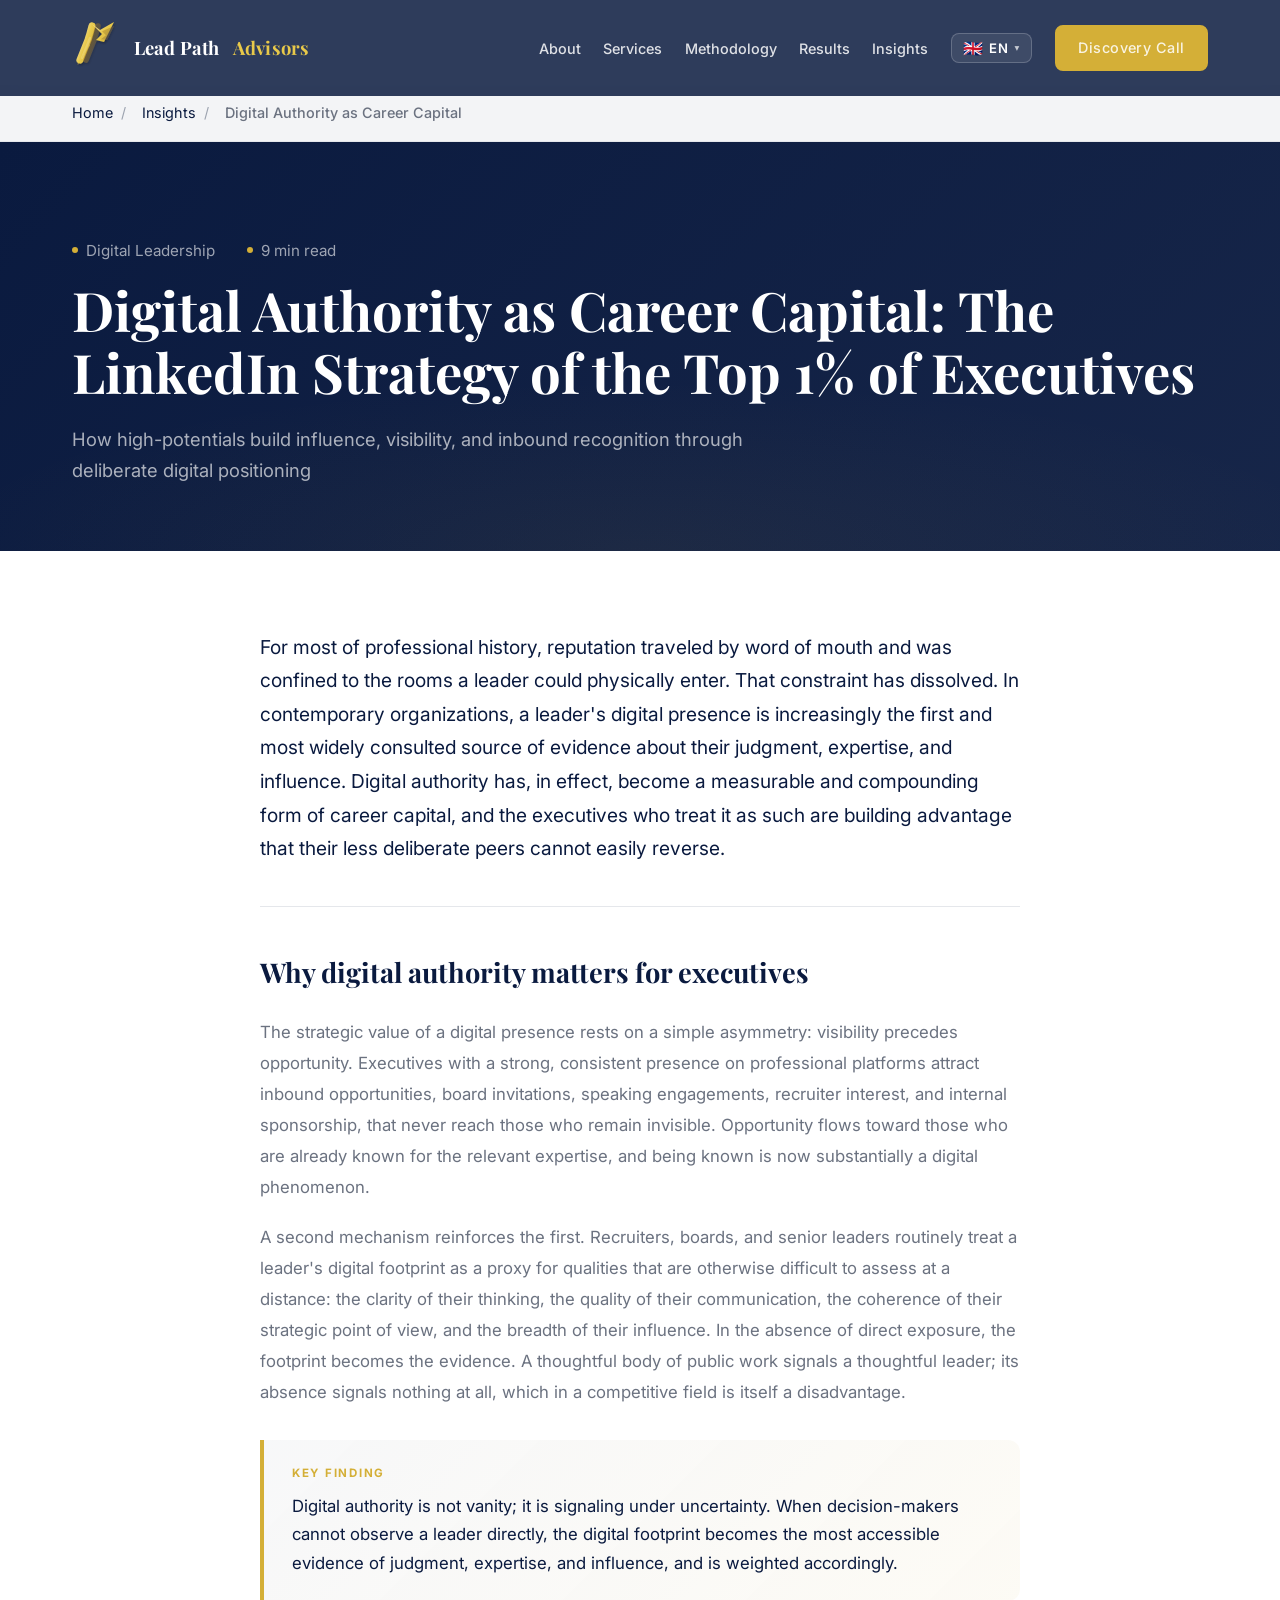
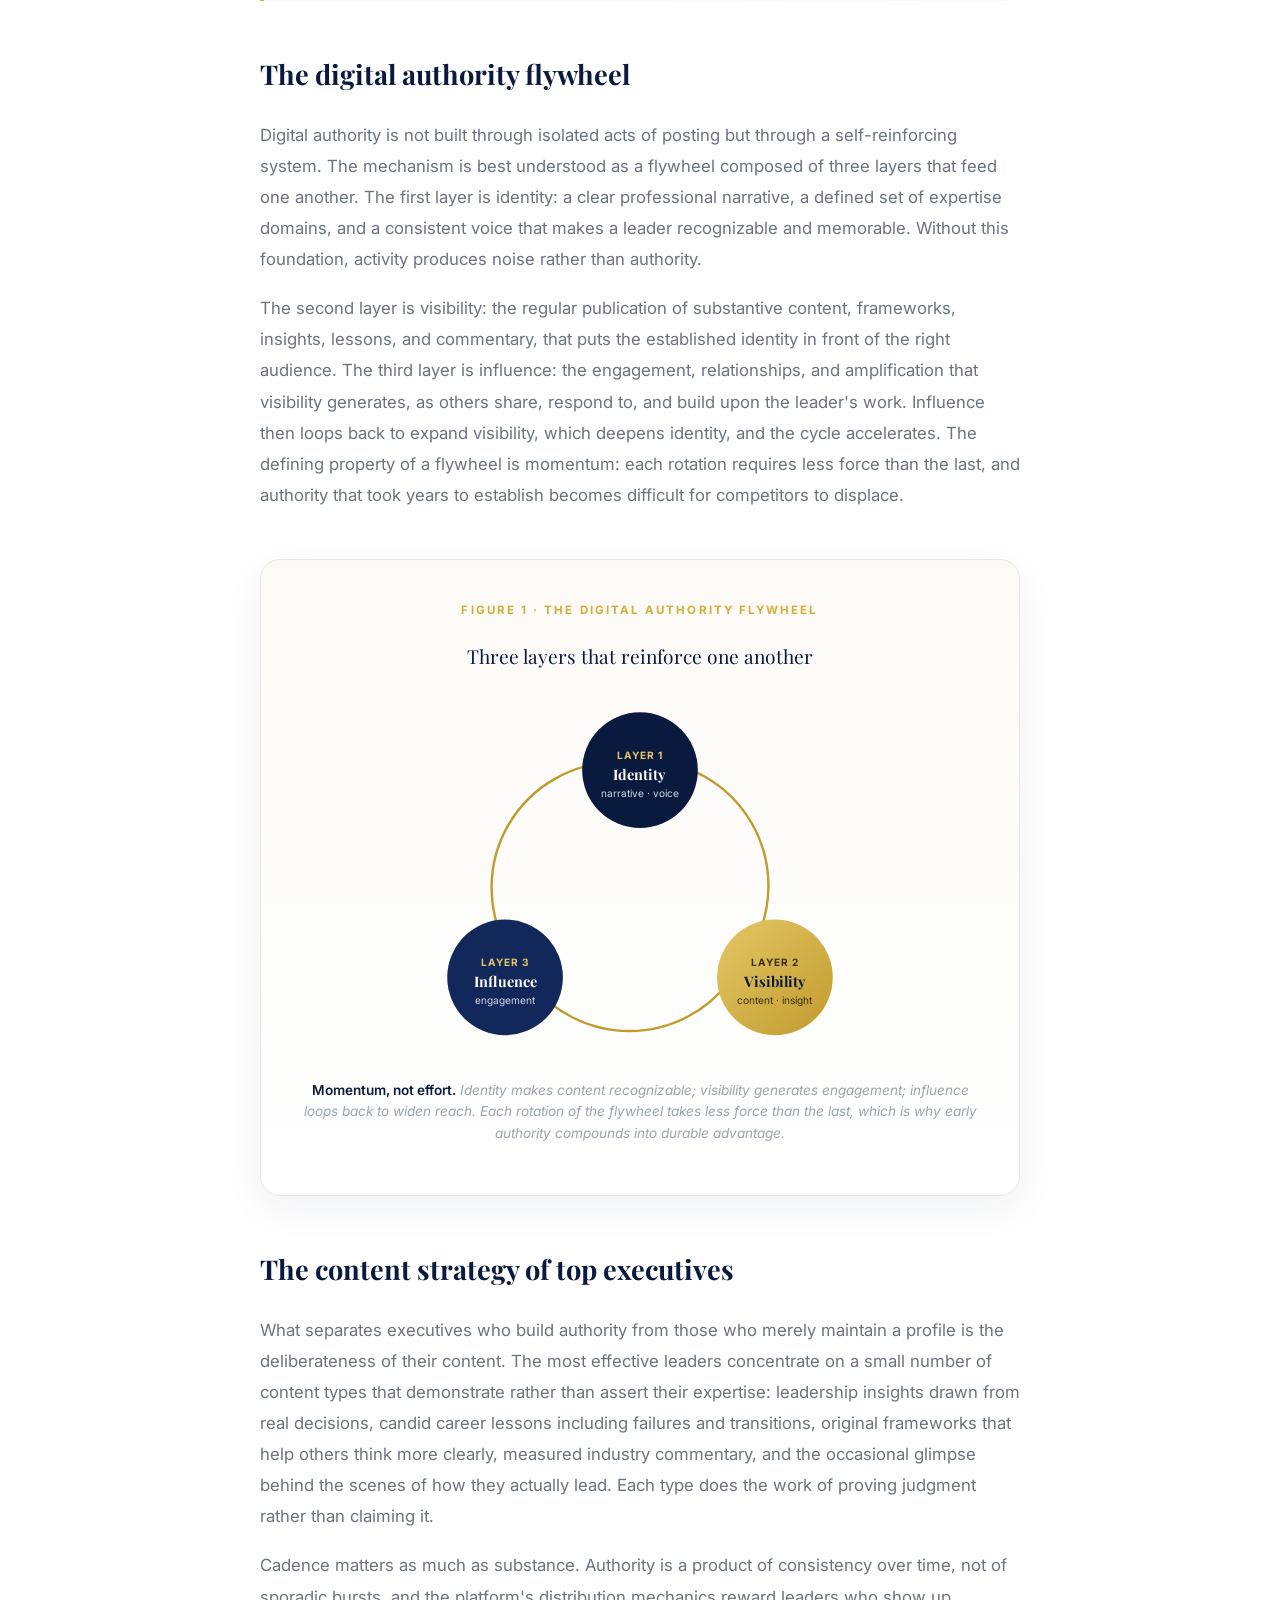
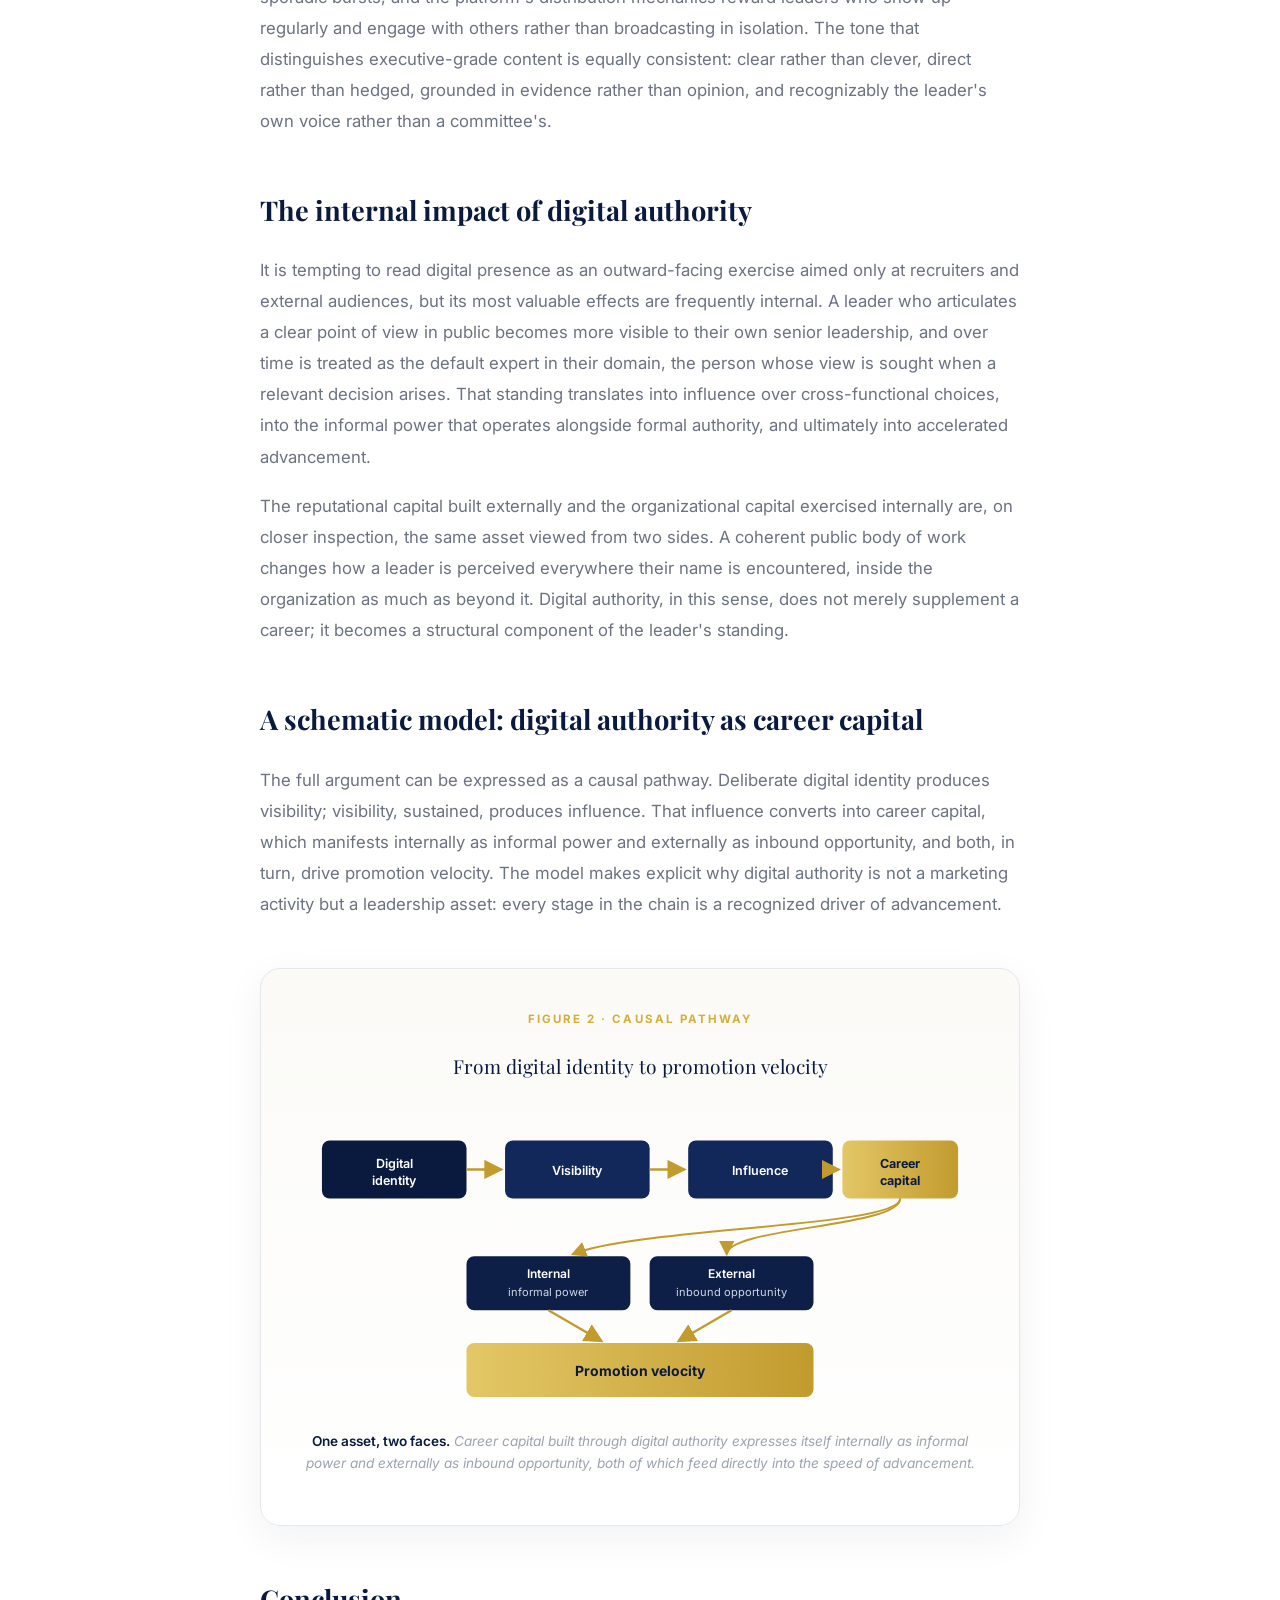
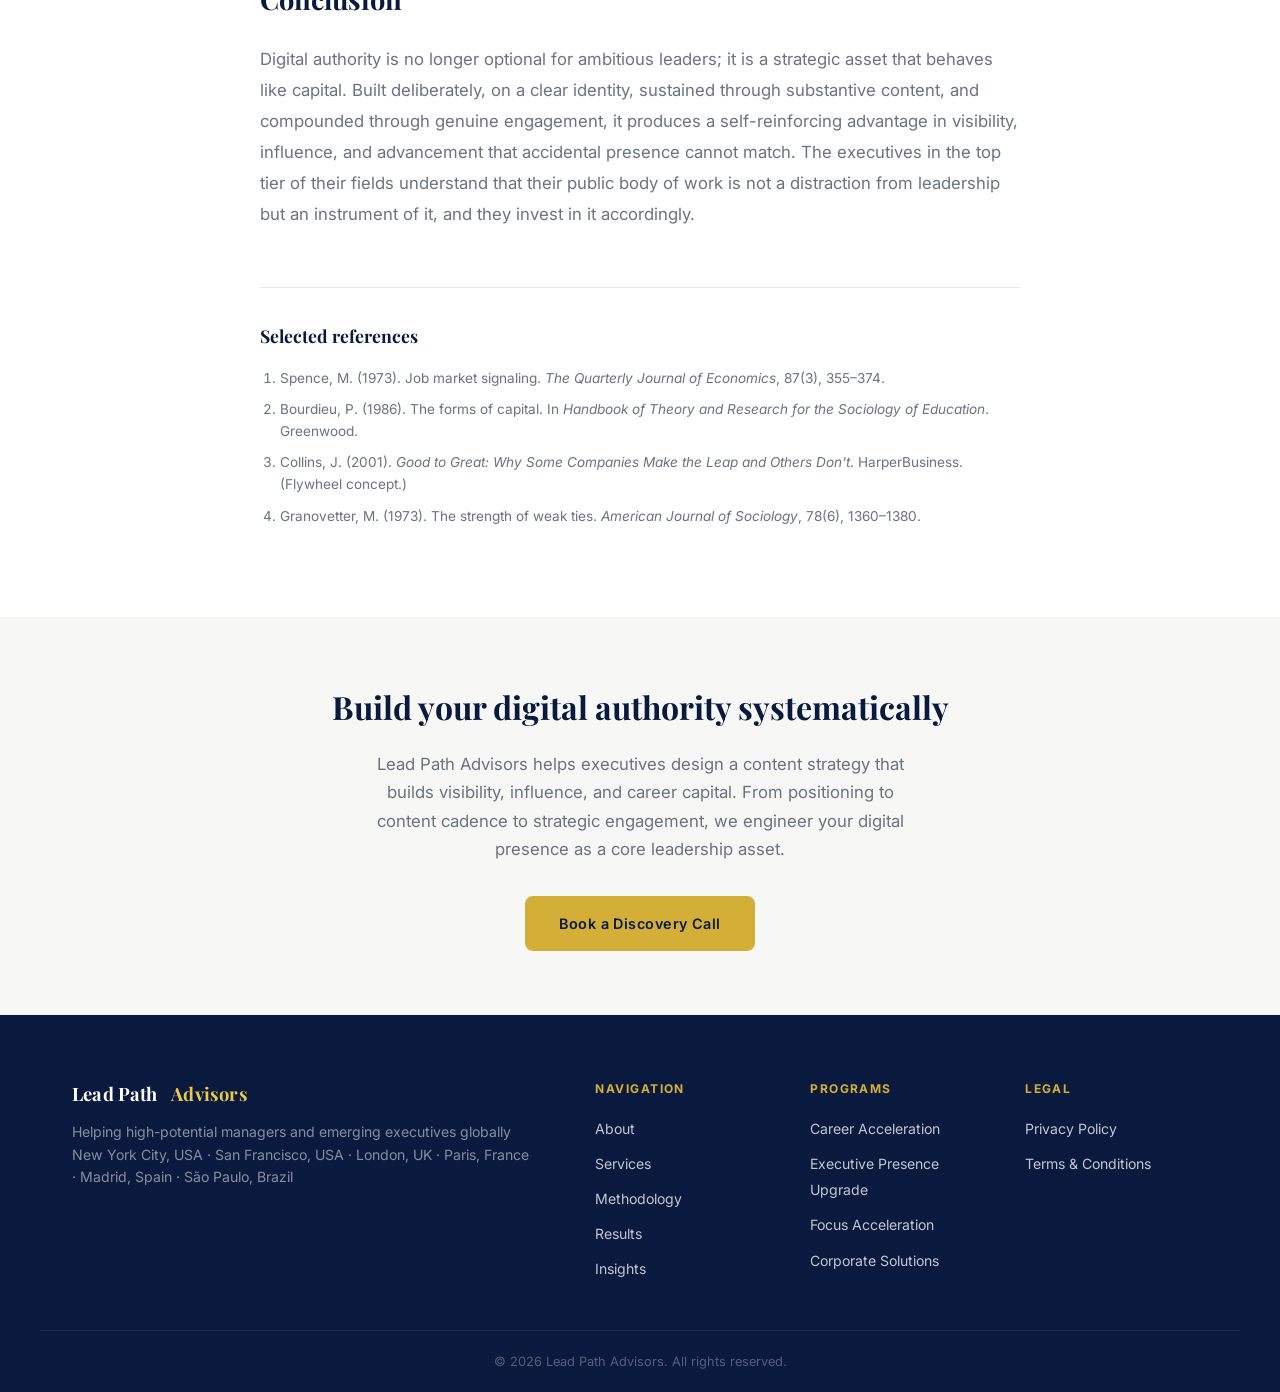
<file: digital-authority-career-capital.html>
<!DOCTYPE html>
<html lang="en">
<head>
  <meta charset="UTF-8" />
  <meta name="viewport" content="width=device-width, initial-scale=1.0" />
  <title>LinkedIn Authority & Digital Career Capital: Executive Thought Leadership Strategy</title>
  <meta name="description" content="Master executive thought leadership and digital authority. Learn how top 1% executives build LinkedIn influence, visibility, and inbound recognition through deliberate digital positioning and content strategy." />
  <meta name="robots" content="index, follow" />
  <link rel="canonical" href="https://leadpathadvisors.com/digital-authority-career-capital.html" />

  <!-- hreflang for multi-language SEO -->
  <link rel="alternate" hreflang="en" href="https://leadpathadvisors.com/digital-authority-career-capital.html" />
  <link rel="alternate" hreflang="pt" href="https://leadpathadvisors.com/digital-authority-career-capital.html?lang=pt" />
  <link rel="alternate" hreflang="es" href="https://leadpathadvisors.com/digital-authority-career-capital.html?lang=es" />
  <link rel="alternate" hreflang="fr" href="https://leadpathadvisors.com/digital-authority-career-capital.html?lang=fr" />
  <link rel="alternate" hreflang="x-default" href="https://leadpathadvisors.com/digital-authority-career-capital.html" />

  <!-- Open Graph -->
  <meta property="og:type"        content="article" />
  <meta property="og:url"         content="https://leadpathadvisors.com/digital-authority-career-capital.html" />
  <meta property="og:title"       content="LinkedIn Authority & Digital Career Capital | Lead Path Advisors" />
  <meta property="og:description" content="Master executive thought leadership and digital authority. Build LinkedIn influence, visibility, and inbound recognition as a top 1% executive." />
  <meta property="og:image"       content="https://leadpathadvisors.com/og-image.jpg" />
  <meta property="og:locale"      content="en_GB" />

  <!-- Twitter Card -->
  <meta name="twitter:card"        content="summary_large_image" />
  <meta name="twitter:title"       content="LinkedIn Authority & Digital Career Capital | Lead Path Advisors" />
  <meta name="twitter:description" content="How top 1% executives build digital authority, LinkedIn influence, and career capital through thought leadership and strategic positioning." />
  <meta name="twitter:image"       content="https://leadpathadvisors.com/og-image.jpg" />
  <link rel="preconnect" href="https://fonts.googleapis.com" />
  <link rel="preconnect" href="https://fonts.gstatic.com" crossorigin />
  <link href="https://fonts.googleapis.com/css2?family=Playfair+Display:wght@400;600;700&family=Inter:wght@300;400;500;600&display=swap" rel="stylesheet" />
  <link rel="stylesheet" href="styles.css" />
  <style>
    .article-hero { background: linear-gradient(135deg, var(--navy) 0%, rgba(10,26,63,.95) 100%); padding: 6rem 0 4rem; position: relative; overflow: hidden; }
    .article-hero::before { content: ''; position: absolute; inset: 0; background: radial-gradient(ellipse 80% 60% at 50% 100%, rgba(212,175,55,.06) 0%, transparent 70%); pointer-events: none; }
    .article-hero-content { position: relative; z-index: 1; }
    .article-hero h1 { font-family: var(--font-serif); font-size: clamp(2rem, 5vw, 3.4rem); color: var(--white); line-height: 1.15; margin-bottom: 1.25rem; }
    .article-hero h1 em { color: var(--gold); font-style: italic; }
    .article-meta { display: flex; gap: 2rem; flex-wrap: wrap; color: rgba(255,255,255,.6); font-size: .95rem; margin-bottom: 1rem; }
    .article-meta-item { display: flex; align-items: center; gap: .5rem; }
    .article-meta-dot { width: 6px; height: 6px; border-radius: 50%; background: var(--gold); }
    .article-subtitle { font-size: 1.15rem; color: rgba(255,255,255,.65); max-width: 680px; line-height: 1.7; }

    .article-content { background: var(--white); padding: 5rem 0; }
    .article-body { max-width: 760px; margin: 0 auto; font-size: 1.05rem; line-height: 1.85; color: var(--gray4); }
    .article-lead { font-size: 1.2rem; line-height: 1.75; color: var(--navy); font-weight: 400; margin-bottom: 2.5rem; padding-bottom: 2.5rem; border-bottom: 1px solid var(--gray2); }
    .article-section { margin-bottom: 3rem; }
    .article-section h2 { font-family: var(--font-serif); font-size: 1.7rem; color: var(--navy); margin-bottom: 1.25rem; }
    .article-section h2 .sec-num { color: var(--gold); font-size: 1.1rem; display: block; letter-spacing: .15em; margin-bottom: .35rem; font-family: var(--font-sans, 'Inter'); font-weight: 600; }
    .article-section h3 { font-family: var(--font-serif); font-size: 1.2rem; color: var(--navy); margin: 2rem 0 .75rem; }
    .article-section p { margin-bottom: 1.15rem; }
    .article-section strong { color: var(--navy); font-weight: 600; }
    .article-section em.term { font-style: italic; color: var(--navy); }

    .key-finding { background: linear-gradient(135deg, rgba(10,26,63,.03), rgba(212,175,55,.05)); border-left: 4px solid var(--gold); border-radius: 0 var(--r-md) var(--r-md) 0; padding: 1.5rem 1.75rem; margin: 2rem 0; }
    .key-finding .kf-label { font-size: .72rem; letter-spacing: .15em; text-transform: uppercase; color: var(--gold); font-weight: 700; margin-bottom: .5rem; }
    .key-finding p { margin: 0; color: var(--navy); font-size: 1.05rem; line-height: 1.7; }

    .figure { margin: 3rem 0; }
    .figure-frame { background: linear-gradient(180deg, #fbfaf7 0%, #ffffff 100%); border: 1px solid var(--gray2); border-radius: var(--r-lg); padding: 2.5rem 2rem 2rem; box-shadow: 0 12px 40px rgba(10,26,63,.06); }
    .figure-eyebrow { font-size: .72rem; letter-spacing: .18em; text-transform: uppercase; color: var(--gold); font-weight: 700; text-align: center; margin-bottom: .35rem; }
    .figure-title { font-family: var(--font-serif); font-size: 1.2rem; color: var(--navy); text-align: center; margin-bottom: 1.75rem; }
    .figure svg { width: 100%; height: auto; display: block; }
    .figure-caption { font-size: .85rem; color: var(--gray3, #8a8f9c); line-height: 1.6; margin-top: 1.25rem; text-align: center; font-style: italic; }
    .figure-caption strong { color: var(--navy); font-style: normal; }

    .references { margin-top: 3.5rem; padding-top: 2rem; border-top: 1px solid var(--gray2); }
    .references h3 { font-family: var(--font-serif); font-size: 1.1rem; color: var(--navy); margin-bottom: 1rem; }
    .references ol { margin: 0; padding-left: 1.25rem; }
    .references li { font-size: .85rem; color: var(--gray4); line-height: 1.6; margin-bottom: .6rem; }

    .article-cta { background: var(--off); padding: 4rem 0; text-align: center; }
    .article-cta h2 { font-family: var(--font-serif); font-size: 2rem; color: var(--navy); margin-bottom: 1rem; }
    .article-cta p { font-size: 1.05rem; color: var(--gray4); max-width: 560px; margin: 0 auto 2rem; line-height: 1.7; }

    @media (max-width: 768px) {
      .article-hero { padding: 4rem 0 3rem; }
      .article-content { padding: 3rem 0; }
      .figure-frame { padding: 1.5rem 1rem 1.25rem; }
    }
  </style>

  <!-- Schema: Article -->
  <script type="application/ld+json">
  {
    "@context": "https://schema.org",
    "@type": "Article",
    "headline": "Digital Authority as Career Capital: The LinkedIn Strategy of the Top 1% of Executives",
    "description": "Master executive thought leadership and digital authority. Learn how top 1% executives build LinkedIn influence, visibility, and inbound recognition.",
    "image": "https://leadpathadvisors.com/og-image.jpg",
    "author": [
      {
        "@type": "Person",
        "name": "David Furtado",
        "description": "Senior Executive Career Strategist"
      },
      {
        "@type": "Organization",
        "name": "Lead Path Advisors"
      }
    ],
    "publisher": {
      "@type": "Organization",
      "name": "Lead Path Advisors",
      "logo": {
        "@type": "ImageObject",
        "url": "https://leadpathadvisors.com/logo.png"
      }
    },
    "datePublished": "2024-03-10",
    "dateModified": "2026-06-13",
    "mentions": [
      { "@type": "Thing", "name": "Digital Authority" },
      { "@type": "Thing", "name": "LinkedIn Strategy" },
      { "@type": "Thing", "name": "Executive Thought Leadership" },
      { "@type": "Thing", "name": "Career Capital" },
      { "@type": "Thing", "name": "Online Visibility" }
    ]
  }
  </script>

  <!-- Schema: BreadcrumbList -->
  <script type="application/ld+json">
  {
    "@context": "https://schema.org",
    "@type": "BreadcrumbList",
    "itemListElement": [
      {
        "@type": "ListItem",
        "position": 1,
        "name": "Home",
        "item": "https://leadpathadvisors.com/"
      },
      {
        "@type": "ListItem",
        "position": 2,
        "name": "Insights",
        "item": "https://leadpathadvisors.com/insights.html"
      },
      {
        "@type": "ListItem",
        "position": 3,
        "name": "Digital Authority as Career Capital",
        "item": "https://leadpathadvisors.com/digital-authority-career-capital.html"
      }
    ]
  }
  </script>

  <!-- Google tag (gtag.js) -->
  <script async src="https://www.googletagmanager.com/gtag/js?id=G-QB9WN0DEQQ"></script>
  <script>
    window.dataLayer = window.dataLayer || [];
    function gtag(){dataLayer.push(arguments);}
    gtag('js', new Date());

    gtag('config', 'G-QB9WN0DEQQ');
  </script>
</head>
<body>

  <!-- NAV -->
  <nav id="navbar">
    <div class="nav-inner">
      <a href="index.html" class="logo">
        <svg class="logo-icon" viewBox="0 0 120 140" xmlns="http://www.w3.org/2000/svg" aria-hidden="true">
          <defs>
            <linearGradient id="goldGrad" x1="0%" y1="0%" x2="100%" y2="100%">
              <stop offset="0%" style="stop-color:#F4E4C1;stop-opacity:1" />
              <stop offset="50%" style="stop-color:#E8C94A;stop-opacity:1" />
              <stop offset="100%" style="stop-color:#D4AF37;stop-opacity:1" />
            </linearGradient>
            <linearGradient id="darkGold" x1="0%" y1="0%" x2="100%" y2="100%">
              <stop offset="0%" style="stop-color:#B8860B;stop-opacity:1" />
              <stop offset="100%" style="stop-color:#6B5D4F;stop-opacity:1" />
            </linearGradient>
            <filter id="shadow" x="-50%" y="-50%" width="200%" height="200%">
              <feDropShadow dx="2" dy="4" stdDeviation="3" flood-opacity="0.3"/>
            </filter>
          </defs>
          <g filter="url(#shadow)">
            <path d="M 20 100 Q 30 75, 40 50 Q 45 35, 50 15" fill="none" stroke="url(#goldGrad)" stroke-width="18" stroke-linecap="round" stroke-linejoin="round"/>
            <path d="M 35 100 Q 45 75, 55 50 Q 60 35, 65 15" fill="none" stroke="url(#darkGold)" stroke-width="14" stroke-linecap="round" stroke-linejoin="round" opacity="0.5"/>
            <polygon points="50,10 75,35 60,50 80,55 105,5 70,25" fill="url(#goldGrad)"/>
            <polygon points="65,18 85,38 72,48 88,50 105,15 75,28" fill="url(#darkGold)" opacity="0.4"/>
            <path d="M 25 95 Q 35 70, 45 45" fill="none" stroke="rgba(255,255,255,0.3)" stroke-width="6" stroke-linecap="round" opacity="0.6"/>
          </g>
          <g opacity="0.5">
            <path d="M 15 110 Q 30 85, 45 60" fill="none" stroke="url(#goldGrad)" stroke-width="3" stroke-dasharray="5,5" stroke-linecap="round"/>
          </g>
        </svg>
        Lead Path<span> Advisors</span>
      </a>
      <ul class="nav-links">
        <li><a href="index.html#about"        data-i18n="nav_about">About</a></li>
        <li><a href="index.html#services"     data-i18n="nav_services">Services</a></li>
        <li><a href="index.html#science"      data-i18n="nav_methodology">Methodology</a></li>
        <li><a href="index.html#testimonials" data-i18n="nav_results">Results</a></li>
        <li><a href="insights.html" data-i18n="nav_insights">Insights</a></li>
        <li>
          <div class="lang-switcher" id="langSwitcher">
            <button class="lang-btn" id="langToggle" aria-haspopup="true" aria-expanded="false">
              <span class="lang-flag" id="langFlag">🇬🇧</span>
              <span class="lang-code" id="langCode">EN</span>
              <span class="lang-caret">▾</span>
            </button>
            <ul class="lang-dropdown" id="langDropdown" role="menu">
              <li><button data-lang="en" role="menuitem"><span>🇬🇧</span> English</button></li>
              <li><button data-lang="pt" role="menuitem"><span>🇵🇹</span> Português</button></li>
              <li><button data-lang="es" role="menuitem"><span>🇪🇸</span> Español</button></li>
              <li><button data-lang="fr" role="menuitem"><span>🇫🇷</span> Français</button></li>
            </ul>
          </div>
        </li>
        <li><a href="index.html#contact" class="btn-nav" data-i18n="nav_cta">Discovery Call</a></li>
      </ul>
      <button class="hamburger" id="hamburger" aria-label="Menu">
        <span></span><span></span><span></span>
      </button>
    </div>
  </nav>

  <!-- BREADCRUMB NAVIGATION -->
  <nav class="breadcrumb-nav" aria-label="Breadcrumb">
    <div class="container">
      <ol class="breadcrumb-list">
        <li><a href="index.html" data-i18n="shared_home">Home</a></li>
        <li><a href="insights.html" data-i18n="nav_insights">Insights</a></li>
        <li aria-current="page" data-i18n="a3_breadcrumb">Digital Authority as Career Capital</li>
      </ol>
    </div>
  </nav>

  <!-- HERO -->
  <section class="article-hero">
    <div class="container">
      <div class="article-hero-content">
        <div class="article-meta">
          <div class="article-meta-item"><span class="article-meta-dot"></span><span data-i18n="a3_meta_category">Digital Leadership</span></div>
          <div class="article-meta-item"><span class="article-meta-dot"></span><span data-i18n="a3_meta_read_time">9 min read</span></div>
        </div>
        <h1 data-i18n="a3_title">Digital Authority as Career Capital: The LinkedIn Strategy of the <em>Top 1% of Executives</em></h1>
        <p class="article-subtitle" data-i18n="a3_subtitle">How high-potentials build influence, visibility, and inbound recognition through deliberate digital positioning</p>
      </div>
    </div>
  </section>

  <!-- CONTENT -->
  <section class="article-content">
    <div class="container">
      <article class="article-body">

        <p class="article-lead" data-i18n="a3_lead">For most of professional history, reputation traveled by word of mouth and was confined to the rooms a leader could physically enter. That constraint has dissolved. In contemporary organizations, a leader's digital presence is increasingly the first and most widely consulted source of evidence about their judgment, expertise, and influence. Digital authority has, in effect, become a measurable and compounding form of career capital, and the executives who treat it as such are building advantage that their less deliberate peers cannot easily reverse.</p>

        <div class="article-section">
          <h2 data-i18n="a3_h2_why">Why digital authority matters for executives</h2>
          <p data-i18n="a3_p1">The strategic value of a digital presence rests on a simple asymmetry: visibility precedes opportunity. Executives with a strong, consistent presence on professional platforms attract inbound opportunities, board invitations, speaking engagements, recruiter interest, and internal sponsorship, that never reach those who remain invisible. Opportunity flows toward those who are already known for the relevant expertise, and being known is now substantially a digital phenomenon.</p>
          <p data-i18n="a3_p2">A second mechanism reinforces the first. Recruiters, boards, and senior leaders routinely treat a leader's digital footprint as a proxy for qualities that are otherwise difficult to assess at a distance: the clarity of their thinking, the quality of their communication, the coherence of their strategic point of view, and the breadth of their influence. In the absence of direct exposure, the footprint becomes the evidence. A thoughtful body of public work signals a thoughtful leader; its absence signals nothing at all, which in a competitive field is itself a disadvantage.</p>

          <div class="key-finding">
            <p class="kf-label">Key finding</p>
            <p data-i18n="a3_kf1">Digital authority is not vanity; it is signaling under uncertainty. When decision-makers cannot observe a leader directly, the digital footprint becomes the most accessible evidence of judgment, expertise, and influence, and is weighted accordingly.</p>
          </div>
        </div>

        <div class="article-section">
          <h2 data-i18n="a3_h2_flywheel">The digital authority flywheel</h2>
          <p data-i18n="a3_p3">Digital authority is not built through isolated acts of posting but through a self-reinforcing system. The mechanism is best understood as a flywheel composed of three layers that feed one another. The first layer is <em class="term">identity</em>: a clear professional narrative, a defined set of expertise domains, and a consistent voice that makes a leader recognizable and memorable. Without this foundation, activity produces noise rather than authority.</p>
          <p data-i18n="a3_p4">The second layer is <em class="term">visibility</em>: the regular publication of substantive content, frameworks, insights, lessons, and commentary, that puts the established identity in front of the right audience. The third layer is <em class="term">influence</em>: the engagement, relationships, and amplification that visibility generates, as others share, respond to, and build upon the leader's work. Influence then loops back to expand visibility, which deepens identity, and the cycle accelerates. The defining property of a flywheel is momentum: each rotation requires less force than the last, and authority that took years to establish becomes difficult for competitors to displace.</p>

          <div class="figure">
            <div class="figure-frame">
              <p class="figure-eyebrow" data-i18n="a3_fig1_eyebrow">Figure 1 · The Digital Authority Flywheel</p>
              <p class="figure-title" data-i18n="a3_fig1_title">Three layers that reinforce one another</p>
              <svg viewBox="0 0 720 380" xmlns="http://www.w3.org/2000/svg" role="img" aria-label="Flywheel of identity, visibility and influence reinforcing one another">
                <defs>
                  <linearGradient id="a3f1Gold" x1="0" y1="0" x2="1" y2="1"><stop offset="0%" stop-color="#E3C766"/><stop offset="100%" stop-color="#C29B2E"/></linearGradient>
                  <marker id="a3arrow" markerWidth="13" markerHeight="13" refX="6" refY="4" orient="auto"><path d="M0 0 L9 4 L0 8 Z" fill="#C29B2E"/></marker>
                </defs>
                <!-- curved flywheel arrows -->
                <path d="M360 70 A 130 130 0 0 1 474 268" fill="none" stroke="#C29B2E" stroke-width="2.5" marker-end="url(#a3arrow)"/>
                <path d="M452 300 A 130 130 0 0 1 246 300" fill="none" stroke="#C29B2E" stroke-width="2.5" marker-end="url(#a3arrow)"/>
                <path d="M224 268 A 130 130 0 0 1 338 72" fill="none" stroke="#C29B2E" stroke-width="2.5" marker-end="url(#a3arrow)"/>
                <!-- nodes -->
                <circle cx="360" cy="80" r="60" fill="#0A1A3F"/>
                <text x="360" y="68" text-anchor="middle" fill="#E3C766" font-size="10.5" font-weight="700" letter-spacing=".1em">LAYER 1</text>
                <text x="360" y="90" text-anchor="middle" fill="#fff" font-size="15" font-weight="700" font-family="'Playfair Display', serif">Identity</text>
                <text x="360" y="108" text-anchor="middle" fill="#cfd6e6" font-size="10.5">narrative · voice</text>

                <circle cx="500" cy="295" r="60" fill="url(#a3f1Gold)"/>
                <text x="500" y="283" text-anchor="middle" fill="#3a2f08" font-size="10.5" font-weight="700" letter-spacing=".1em">LAYER 2</text>
                <text x="500" y="305" text-anchor="middle" fill="#0A1A3F" font-size="15" font-weight="700" font-family="'Playfair Display', serif">Visibility</text>
                <text x="500" y="323" text-anchor="middle" fill="#3a2f08" font-size="10.5">content · insight</text>

                <circle cx="220" cy="295" r="60" fill="#13285A"/>
                <text x="220" y="283" text-anchor="middle" fill="#E3C766" font-size="10.5" font-weight="700" letter-spacing=".1em">LAYER 3</text>
                <text x="220" y="305" text-anchor="middle" fill="#fff" font-size="15" font-weight="700" font-family="'Playfair Display', serif">Influence</text>
                <text x="220" y="323" text-anchor="middle" fill="#cfd6e6" font-size="10.5">engagement</text>
              </svg>
              <p class="figure-caption"><strong>Momentum, not effort.</strong> Identity makes content recognizable; visibility generates engagement; influence loops back to widen reach. Each rotation of the flywheel takes less force than the last, which is why early authority compounds into durable advantage.</p>
            </div>
          </div>
        </div>

        <div class="article-section">
          <h2 data-i18n="a3_h2_content">The content strategy of top executives</h2>
          <p data-i18n="a3_p5">What separates executives who build authority from those who merely maintain a profile is the deliberateness of their content. The most effective leaders concentrate on a small number of content types that demonstrate rather than assert their expertise: leadership insights drawn from real decisions, candid career lessons including failures and transitions, original frameworks that help others think more clearly, measured industry commentary, and the occasional glimpse behind the scenes of how they actually lead. Each type does the work of proving judgment rather than claiming it.</p>
          <p data-i18n="a3_p6">Cadence matters as much as substance. Authority is a product of consistency over time, not of sporadic bursts, and the platform's distribution mechanics reward leaders who show up regularly and engage with others rather than broadcasting in isolation. The tone that distinguishes executive-grade content is equally consistent: clear rather than clever, direct rather than hedged, grounded in evidence rather than opinion, and recognizably the leader's own voice rather than a committee's.</p>
        </div>

        <div class="article-section">
          <h2 data-i18n="a3_h2_internal">The internal impact of digital authority</h2>
          <p data-i18n="a3_p7">It is tempting to read digital presence as an outward-facing exercise aimed only at recruiters and external audiences, but its most valuable effects are frequently internal. A leader who articulates a clear point of view in public becomes more visible to their own senior leadership, and over time is treated as the default expert in their domain, the person whose view is sought when a relevant decision arises. That standing translates into influence over cross-functional choices, into the informal power that operates alongside formal authority, and ultimately into accelerated advancement.</p>
          <p data-i18n="a3_p8">The reputational capital built externally and the organizational capital exercised internally are, on closer inspection, the same asset viewed from two sides. A coherent public body of work changes how a leader is perceived everywhere their name is encountered, inside the organization as much as beyond it. Digital authority, in this sense, does not merely supplement a career; it becomes a structural component of the leader's standing.</p>
        </div>

        <div class="article-section">
          <h2 data-i18n="a3_h2_model">A schematic model: digital authority as career capital</h2>
          <p data-i18n="a3_p9">The full argument can be expressed as a causal pathway. Deliberate digital identity produces visibility; visibility, sustained, produces influence. That influence converts into career capital, which manifests internally as informal power and externally as inbound opportunity, and both, in turn, drive promotion velocity. The model makes explicit why digital authority is not a marketing activity but a leadership asset: every stage in the chain is a recognized driver of advancement.</p>

          <div class="figure">
            <div class="figure-frame">
              <p class="figure-eyebrow" data-i18n="a3_fig2_eyebrow">Figure 2 · Causal Pathway</p>
              <p class="figure-title" data-i18n="a3_fig2_title">From digital identity to promotion velocity</p>
              <svg viewBox="0 0 720 320" xmlns="http://www.w3.org/2000/svg" role="img" aria-label="Causal pathway from digital identity to promotion velocity">
                <defs>
                  <linearGradient id="a3f2Gold" x1="0" y1="0" x2="1" y2="0"><stop offset="0%" stop-color="#E3C766"/><stop offset="100%" stop-color="#C29B2E"/></linearGradient>
                  <marker id="a3arrow2" markerWidth="12" markerHeight="12" refX="7" refY="4" orient="auto"><path d="M0 0 L8 4 L0 8 Z" fill="#C29B2E"/></marker>
                </defs>
                <!-- top chain -->
                <rect x="30" y="40" width="150" height="60" rx="8" fill="#0A1A3F"/>
                <text x="105" y="68" text-anchor="middle" fill="#fff" font-size="13" font-weight="600">Digital</text>
                <text x="105" y="86" text-anchor="middle" fill="#fff" font-size="13" font-weight="600">identity</text>
                <rect x="220" y="40" width="150" height="60" rx="8" fill="#13285A"/>
                <text x="295" y="76" text-anchor="middle" fill="#fff" font-size="13" font-weight="600">Visibility</text>
                <rect x="410" y="40" width="150" height="60" rx="8" fill="#13285A"/>
                <text x="485" y="76" text-anchor="middle" fill="#fff" font-size="13" font-weight="600">Influence</text>
                <rect x="570" y="40" width="120" height="60" rx="8" fill="url(#a3f2Gold)"/>
                <text x="630" y="68" text-anchor="middle" fill="#0A1A3F" font-size="13" font-weight="700">Career</text>
                <text x="630" y="86" text-anchor="middle" fill="#0A1A3F" font-size="13" font-weight="700">capital</text>
                <line x1="180" y1="70" x2="216" y2="70" stroke="#C29B2E" stroke-width="2.5" marker-end="url(#a3arrow2)"/>
                <line x1="370" y1="70" x2="406" y2="70" stroke="#C29B2E" stroke-width="2.5" marker-end="url(#a3arrow2)"/>
                <line x1="560" y1="70" x2="566" y2="70" stroke="#C29B2E" stroke-width="2.5" marker-end="url(#a3arrow2)"/>
                <!-- split to two forms -->
                <rect x="180" y="160" width="170" height="56" rx="8" fill="#0e1f47"/>
                <text x="265" y="183" text-anchor="middle" fill="#fff" font-size="12.5" font-weight="600">Internal</text>
                <text x="265" y="201" text-anchor="middle" fill="#cfd6e6" font-size="11.5">informal power</text>
                <rect x="370" y="160" width="170" height="56" rx="8" fill="#0e1f47"/>
                <text x="455" y="183" text-anchor="middle" fill="#fff" font-size="12.5" font-weight="600">External</text>
                <text x="455" y="201" text-anchor="middle" fill="#cfd6e6" font-size="11.5">inbound opportunity</text>
                <path d="M630 100 C 630 130, 360 130, 290 158" fill="none" stroke="#C29B2E" stroke-width="2" marker-end="url(#a3arrow2)"/>
                <path d="M630 100 C 630 130, 450 130, 450 158" fill="none" stroke="#C29B2E" stroke-width="2" marker-end="url(#a3arrow2)"/>
                <!-- final outcome -->
                <rect x="180" y="250" width="360" height="56" rx="8" fill="url(#a3f2Gold)"/>
                <text x="360" y="284" text-anchor="middle" fill="#0A1A3F" font-size="14.5" font-weight="700">Promotion velocity</text>
                <line x1="265" y1="216" x2="320" y2="248" stroke="#C29B2E" stroke-width="2.5" marker-end="url(#a3arrow2)"/>
                <line x1="455" y1="216" x2="400" y2="248" stroke="#C29B2E" stroke-width="2.5" marker-end="url(#a3arrow2)"/>
              </svg>
              <p class="figure-caption"><strong>One asset, two faces.</strong> Career capital built through digital authority expresses itself internally as informal power and externally as inbound opportunity, both of which feed directly into the speed of advancement.</p>
            </div>
          </div>
        </div>

        <div class="article-section">
          <h2>Conclusion</h2>
          <p data-i18n="a3_conclusion">Digital authority is no longer optional for ambitious leaders; it is a strategic asset that behaves like capital. Built deliberately, on a clear identity, sustained through substantive content, and compounded through genuine engagement, it produces a self-reinforcing advantage in visibility, influence, and advancement that accidental presence cannot match. The executives in the top tier of their fields understand that their public body of work is not a distraction from leadership but an instrument of it, and they invest in it accordingly.</p>
        </div>

        <div class="references">
          <h3>Selected references</h3>
          <ol>
            <li>Spence, M. (1973). Job market signaling. <em>The Quarterly Journal of Economics</em>, 87(3), 355–374.</li>
            <li>Bourdieu, P. (1986). The forms of capital. In <em>Handbook of Theory and Research for the Sociology of Education</em>. Greenwood.</li>
            <li>Collins, J. (2001). <em>Good to Great: Why Some Companies Make the Leap and Others Don't</em>. HarperBusiness. (Flywheel concept.)</li>
            <li>Granovetter, M. (1973). The strength of weak ties. <em>American Journal of Sociology</em>, 78(6), 1360–1380.</li>
          </ol>
        </div>

      </article>
    </div>
  </section>

  <!-- CTA -->
  <section class="article-cta">
    <div class="container">
      <h2>Build your digital authority systematically</h2>
      <p data-i18n="a3_cta_p">Lead Path Advisors helps executives design a content strategy that builds visibility, influence, and career capital. From positioning to content cadence to strategic engagement, we engineer your digital presence as a core leadership asset.</p>
      <a href="index.html#contact" class="btn-primary">Book a Discovery Call</a>
    </div>
  </section>

  <!-- FOOTER -->
  <footer class="footer">
    <div class="container footer-inner">
      <div class="footer-brand">
        <a href="index.html" class="logo">Lead Path<span> Advisors</span></a>
        <p>Helping high-potential managers and emerging executives globally</p>
        <p>New York City, USA · San Francisco, USA · London, UK · Paris, France · Madrid, Spain · São Paulo, Brazil</p>
      </div>
      <div class="footer-links">
        <div class="footer-col">
          <h5>Navigation</h5>
          <ul>
            <li><a href="index.html#about">About</a></li>
            <li><a href="index.html#services">Services</a></li>
            <li><a href="index.html#science">Methodology</a></li>
            <li><a href="index.html#testimonials">Results</a></li>
            <li><a href="insights.html">Insights</a></li>
          </ul>
        </div>
        <div class="footer-col">
          <h5>Programs</h5>
          <ul>
            <li><a href="index.html#services">Career Acceleration</a></li>
            <li><a href="index.html#services">Executive Presence Upgrade</a></li>
            <li><a href="index.html#services">Focus Acceleration</a></li>
            <li><a href="corporate-solutions.html">Corporate Solutions</a></li>
          </ul>
        </div>
        <div class="footer-col">
          <h5>Legal</h5>
          <ul>
            <li><a href="#">Privacy Policy</a></li>
            <li><a href="#">Terms &amp; Conditions</a></li>
          </ul>
        </div>
      </div>
    </div>
    <div class="footer-bottom">
      <p>© 2026 Lead Path Advisors. All rights reserved.</p>
    </div>
  </footer>

  <script src="translations.js"></script>
  <script src="script.js"></script>
</body>
</html>
</file>
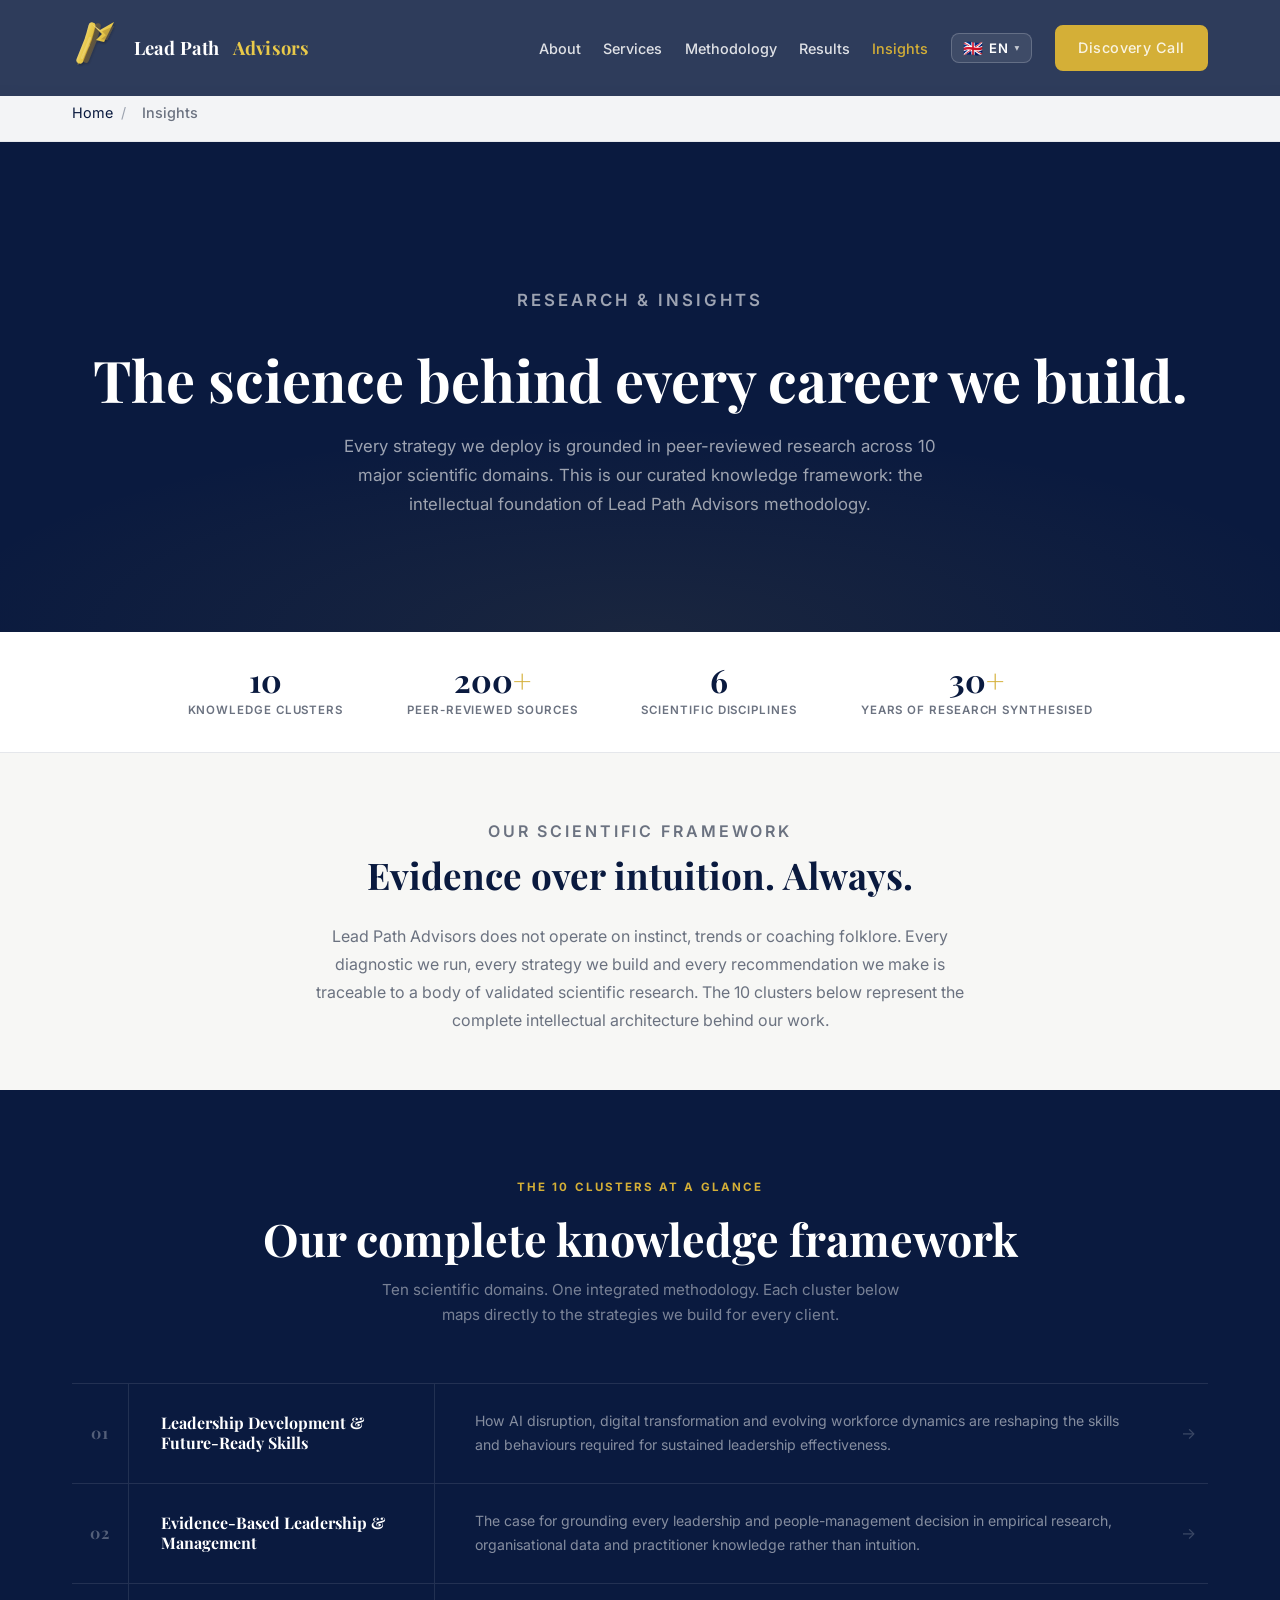
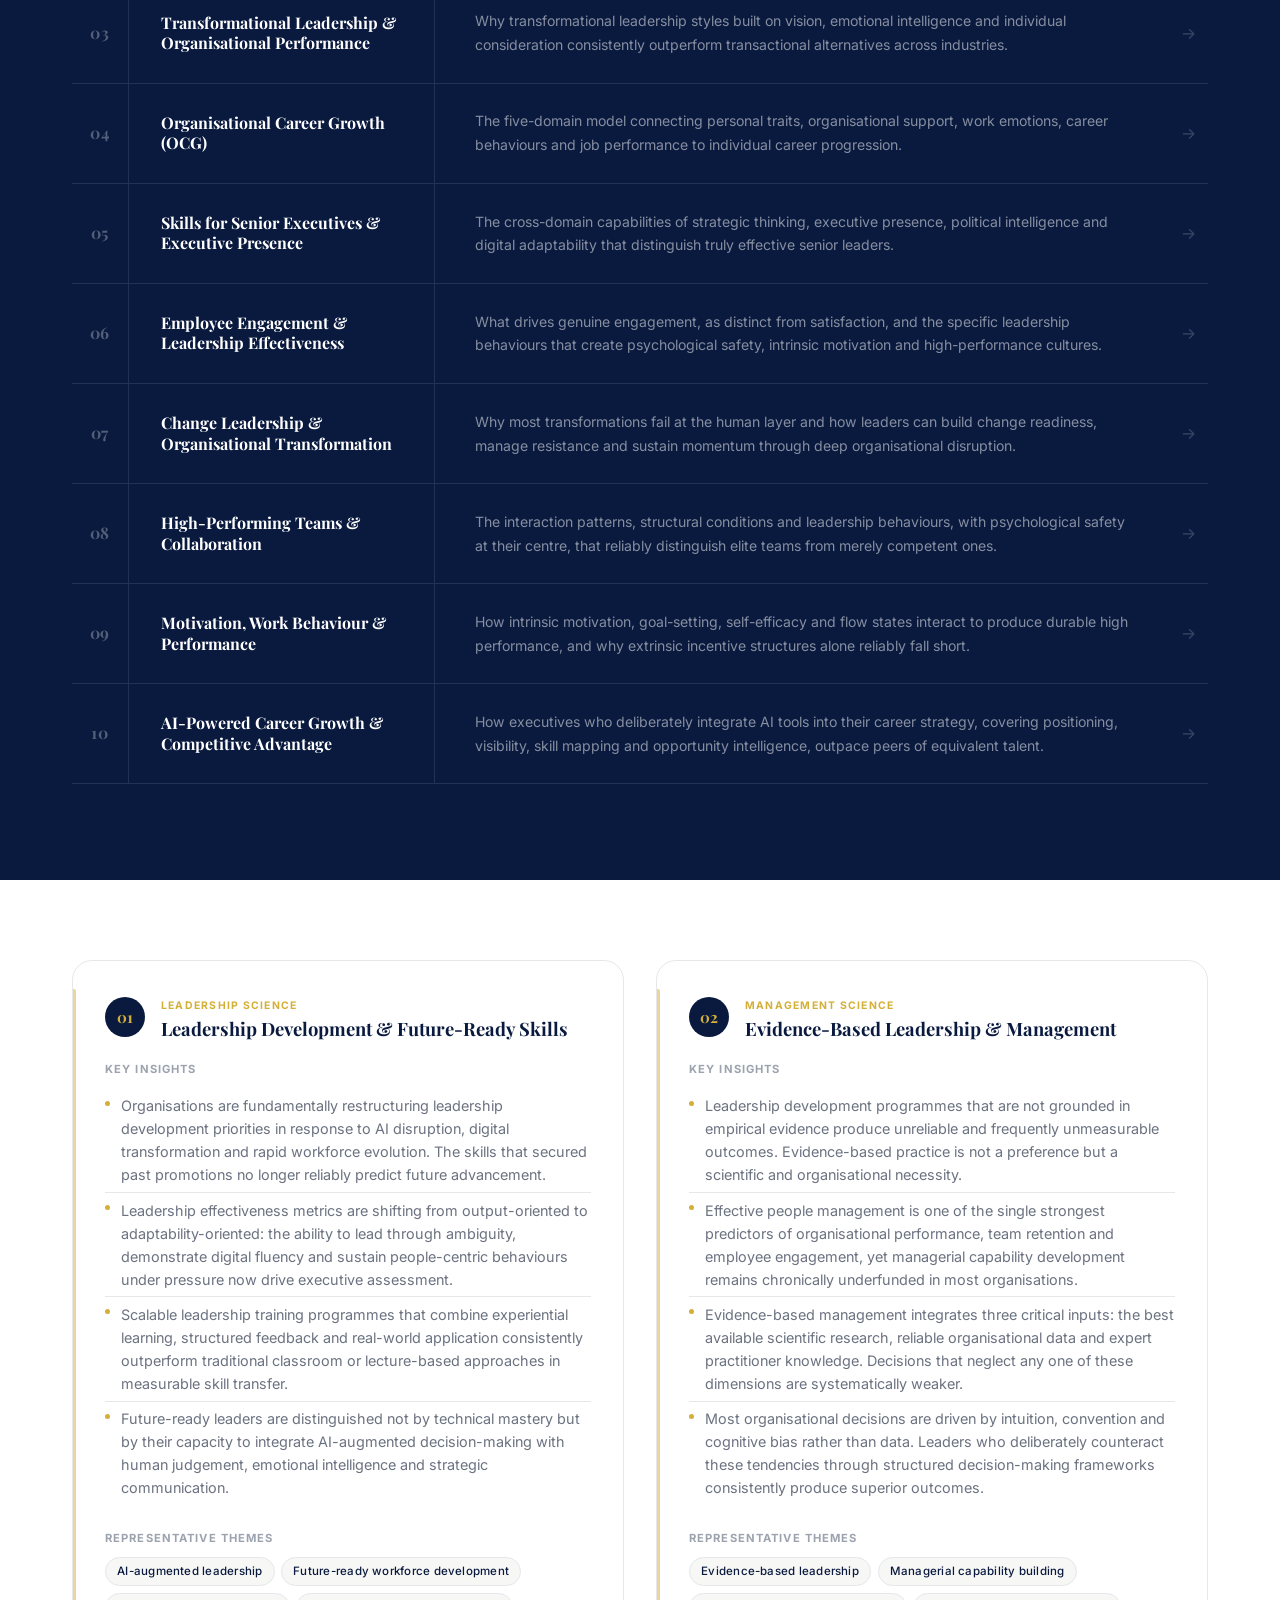
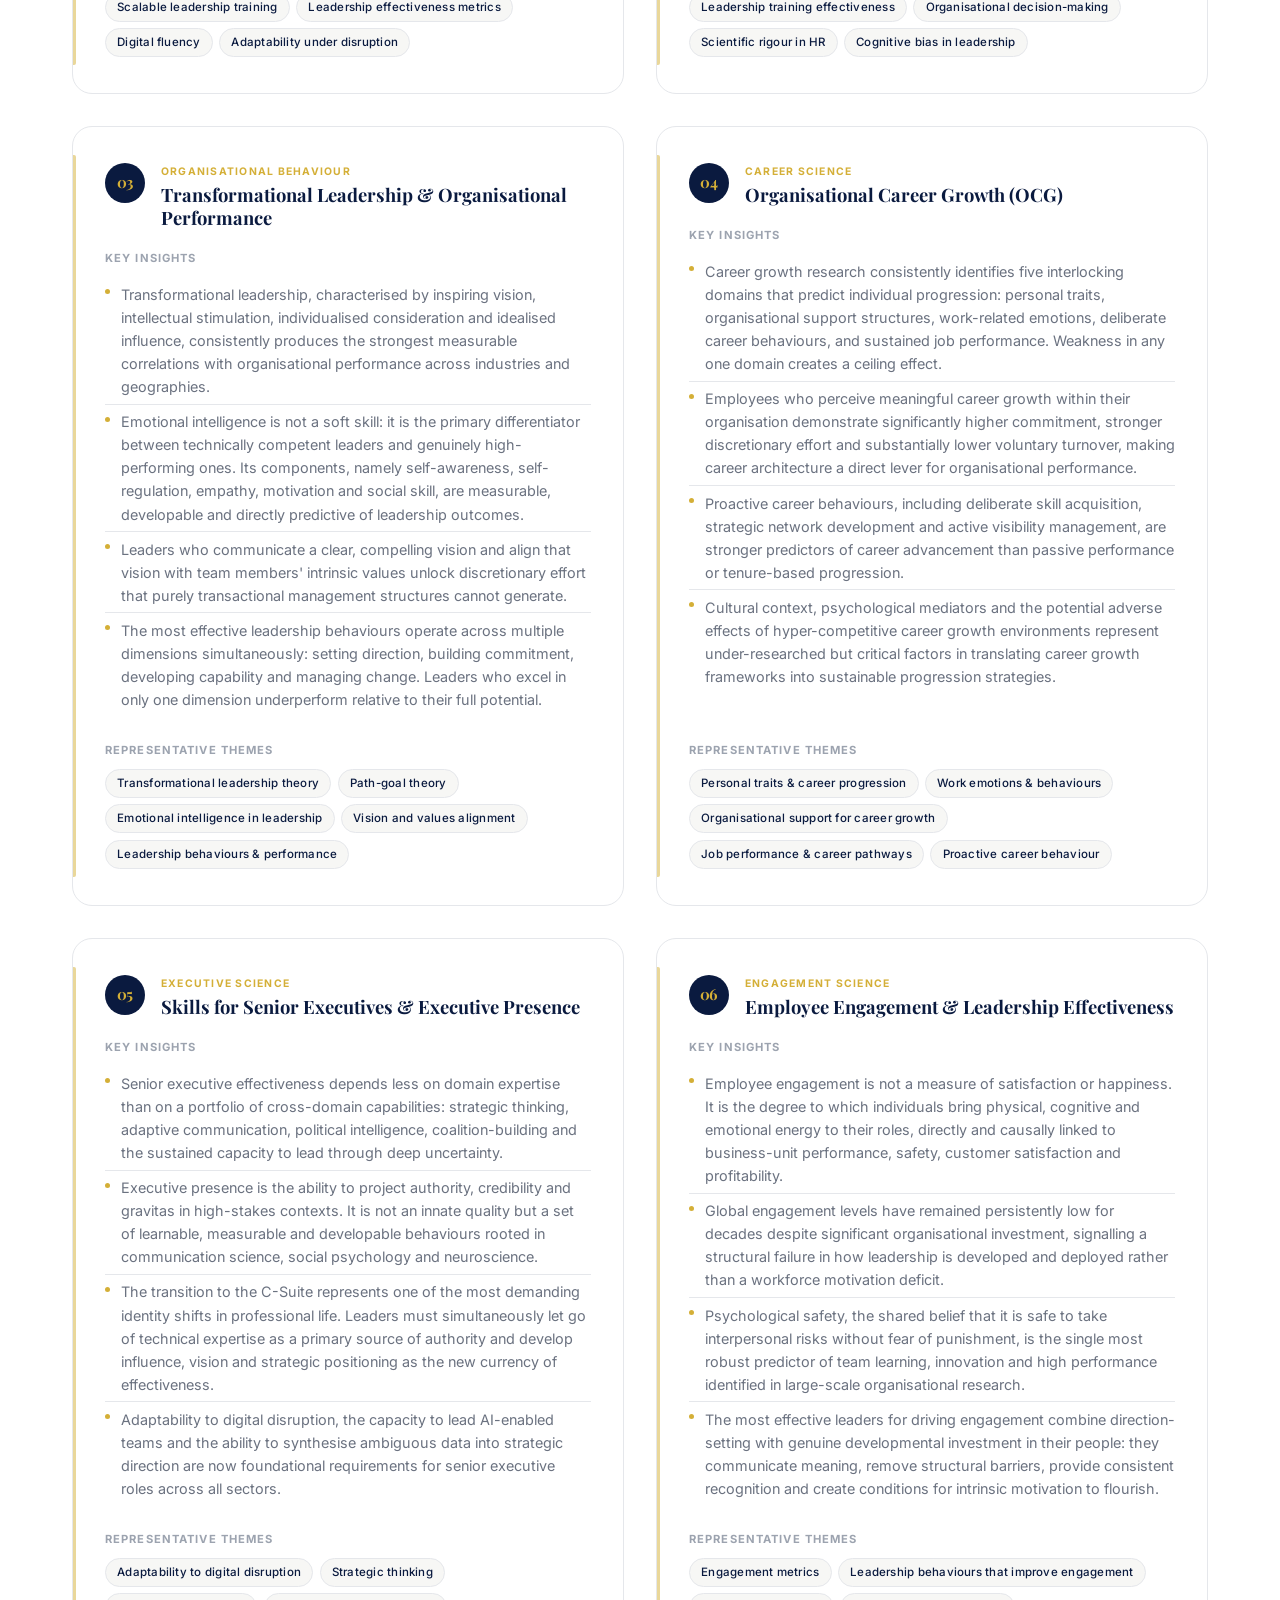
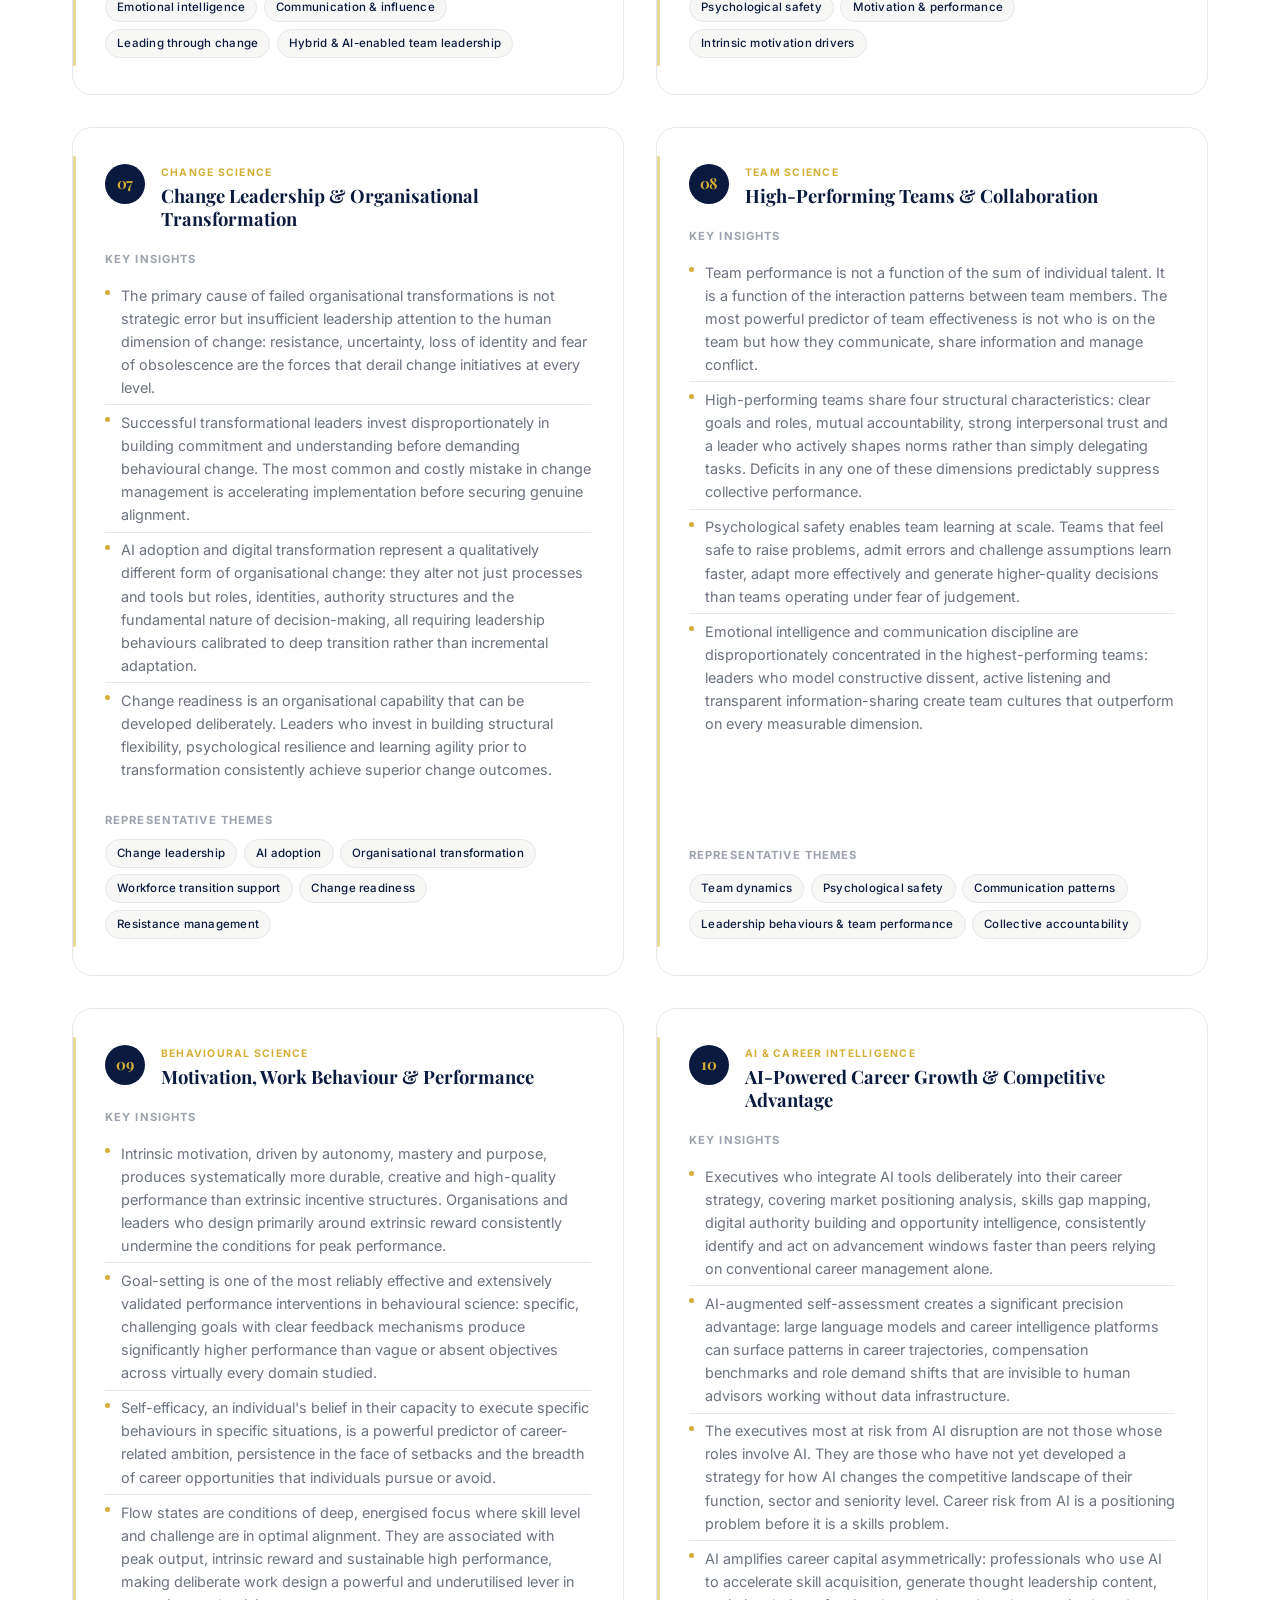
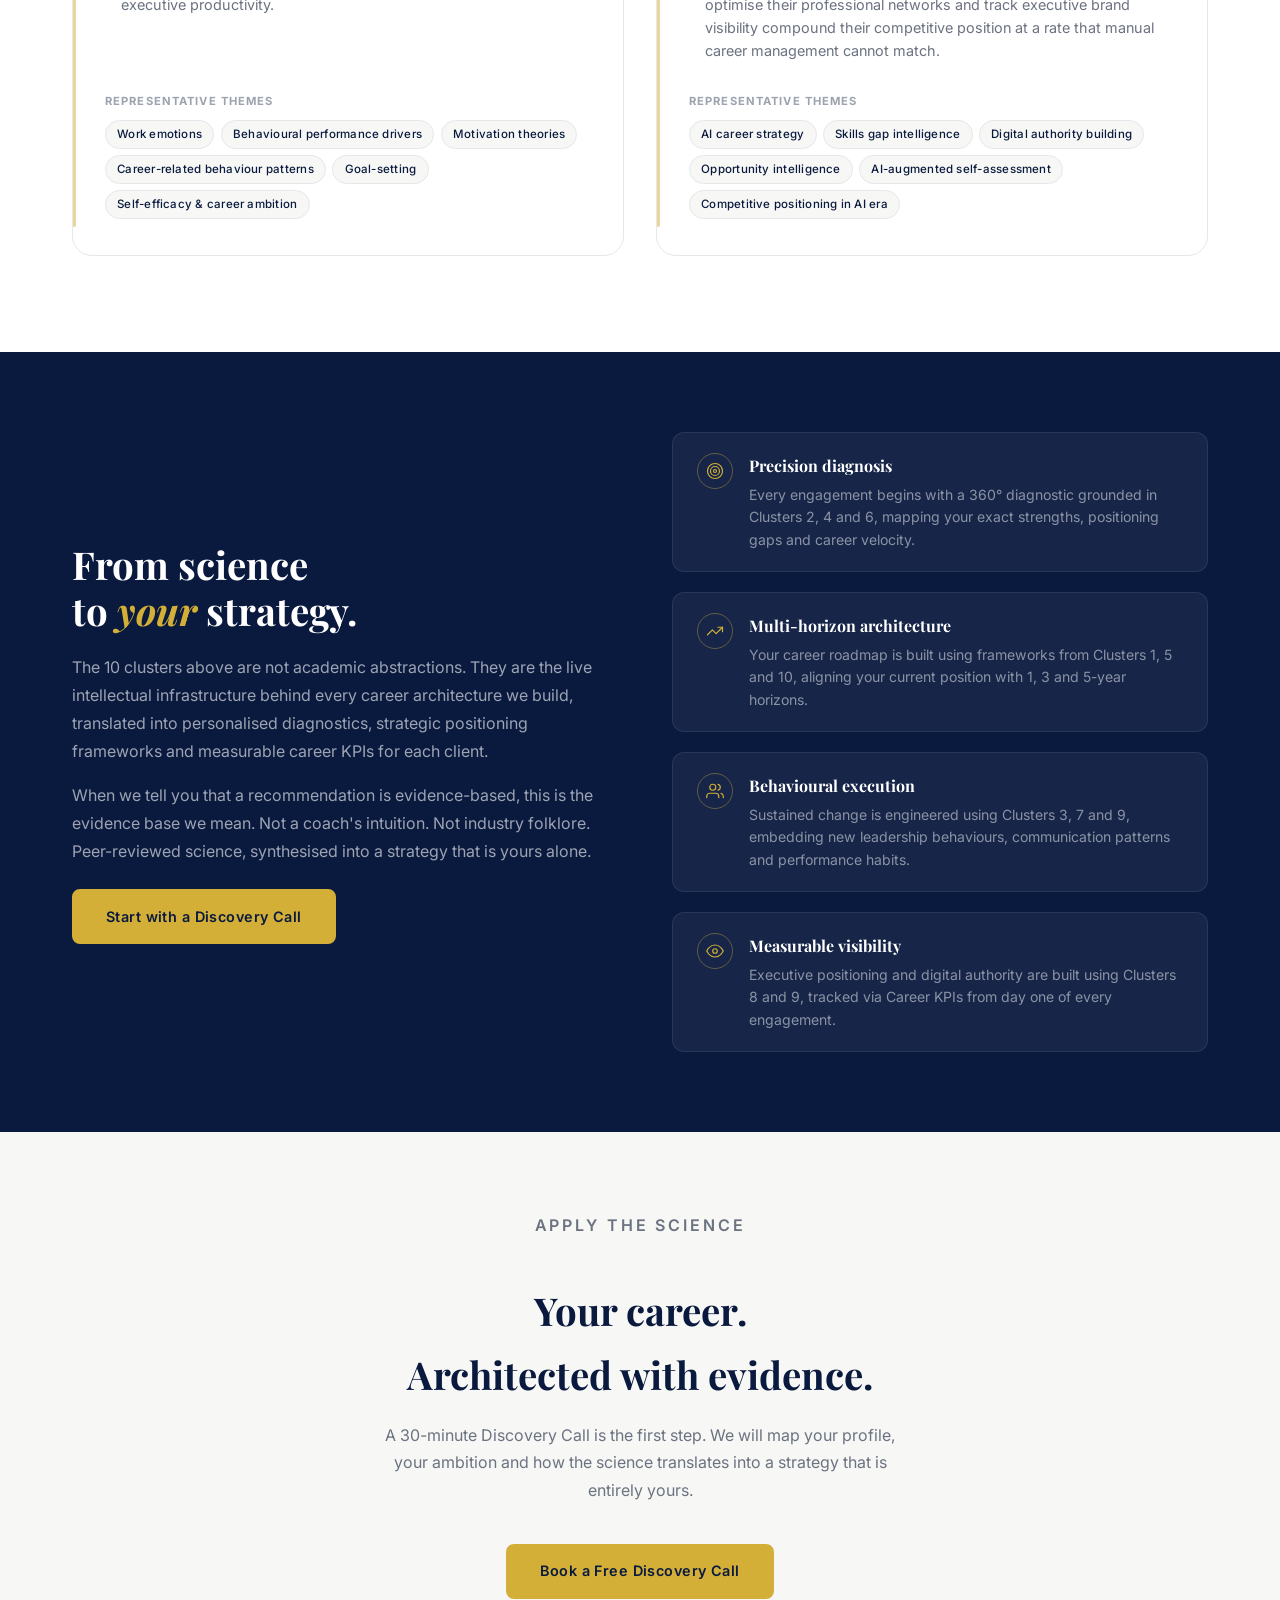
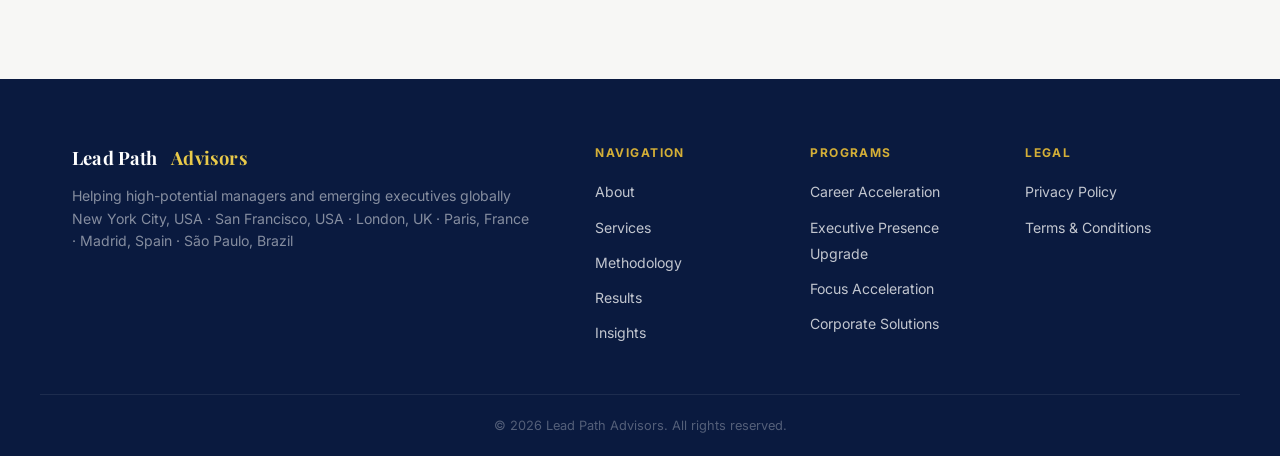
<file: insights.html>
<!DOCTYPE html>
<html lang="en">
<head>
  <meta charset="UTF-8" />
  <meta name="viewport" content="width=device-width, initial-scale=1.0" />
  <title>Research & Insights | Lead Path Advisors — Scientific Knowledge Library</title>
  <meta name="description" content="Explore 10 clusters of peer-reviewed research in leadership, career development, and organizational psychology. Lead Path Advisors science-backed knowledge library powers evidence-based executive career strategy." />
  <meta name="robots" content="index, follow" />
  <meta name="google-site-verification" content="fnXamJL7DscGlXpLndFBSshO0vEoHG2-dweW2dvvTRw" />
  <link rel="canonical" href="https://leadpathadvisors.com/insights.html" />

  <!-- hreflang for multi-language SEO -->
  <link rel="alternate" hreflang="en" href="https://leadpathadvisors.com/insights.html" />
  <link rel="alternate" hreflang="pt" href="https://leadpathadvisors.com/insights.html?lang=pt" />
  <link rel="alternate" hreflang="es" href="https://leadpathadvisors.com/insights.html?lang=es" />
  <link rel="alternate" hreflang="fr" href="https://leadpathadvisors.com/insights.html?lang=fr" />
  <link rel="alternate" hreflang="x-default" href="https://leadpathadvisors.com/insights.html" />

  <meta property="og:type"        content="website" />
  <meta property="og:url"         content="https://leadpathadvisors.com/insights.html" />
  <meta property="og:title"       content="Research & Insights | Lead Path Advisors — Scientific Knowledge Library" />
  <meta property="og:description" content="10 clusters of peer-reviewed research powering every Lead Path Advisors career architecture and leadership development program." />
  <meta property="og:image"       content="https://leadpathadvisors.com/og-image.jpg" />
  <meta property="og:locale"      content="en_GB" />

  <!-- Twitter Card -->
  <meta name="twitter:card"        content="summary_large_image" />
  <meta name="twitter:title"       content="Research & Insights | Lead Path Advisors" />
  <meta name="twitter:description" content="10 clusters of peer-reviewed research in leadership, career development, and organizational psychology." />
  <meta name="twitter:image"       content="https://leadpathadvisors.com/og-image.jpg" />
  <link rel="preconnect" href="https://fonts.googleapis.com" />
  <link rel="preconnect" href="https://fonts.gstatic.com" crossorigin />
  <link href="https://fonts.googleapis.com/css2?family=Playfair+Display:wght@400;600;700&family=Inter:wght@300;400;500;600&display=swap" rel="stylesheet" />
  <link rel="stylesheet" href="styles.css" />
  <style>
    /* ── Insights page specific ── */
    .insights-hero {
      background: var(--navy);
      padding: 9rem 0 5rem;
      text-align: center;
      position: relative;
      overflow: hidden;
    }
    .insights-hero::before {
      content: '';
      position: absolute;
      inset: 0;
      background:
        radial-gradient(ellipse 80% 60% at 50% 100%, rgba(212,175,55,.08) 0%, transparent 70%);
      pointer-events: none;
    }
    .insights-hero-eyebrow {
      font-size: .75rem;
      font-weight: 600;
      letter-spacing: .18em;
      text-transform: uppercase;
      color: var(--gold);
      margin-bottom: 1.25rem;
    }
    .insights-hero h1 {
      font-family: var(--font-serif);
      font-size: clamp(2.2rem, 5vw, 3.6rem);
      font-weight: 700;
      color: var(--white);
      line-height: 1.12;
      margin-bottom: 1.25rem;
    }
    .insights-hero h1 em { font-style: italic; color: var(--gold); }
    .insights-hero p {
      font-size: 1.05rem;
      color: rgba(255,255,255,.6);
      max-width: 640px;
      margin: 0 auto 2rem;
      line-height: 1.75;
    }

    /* Stats bar */
    .insights-stats {
      background: var(--white);
      border-bottom: 1px solid var(--gray2);
      padding: 2rem 0;
    }
    .insights-stats-row {
      display: flex;
      justify-content: center;
      gap: 4rem;
      flex-wrap: wrap;
      text-align: center;
    }
    .insights-stat strong {
      display: block;
      font-family: var(--font-serif);
      font-size: 2rem;
      font-weight: 700;
      color: var(--navy);
      line-height: 1;
    }
    .insights-stat strong span { color: var(--gold); }
    .insights-stat small {
      display: block;
      font-size: .72rem;
      font-weight: 600;
      letter-spacing: .08em;
      text-transform: uppercase;
      color: var(--gray4);
      margin-top: .35rem;
    }

    /* Intro strip */
    .insights-intro {
      background: var(--off);
      padding: 4rem 0 3.5rem;
      text-align: center;
    }
    .insights-intro h2 {
      font-family: var(--font-serif);
      font-size: clamp(1.6rem, 3vw, 2.3rem);
      color: var(--navy);
      margin-bottom: 1rem;
    }
    .insights-intro p {
      font-size: 1rem;
      color: var(--gray4);
      max-width: 680px;
      margin: 0 auto;
      line-height: 1.75;
    }

    /* Cluster grid */
    .clusters {
      padding: 5rem 0 6rem;
      background: var(--white);
    }
    .clusters-grid {
      display: grid;
      grid-template-columns: 1fr 1fr;
      gap: 2rem;
    }
    .cluster-card {
      background: var(--white);
      border: 1px solid var(--gray2);
      border-radius: var(--r-lg);
      padding: 2.25rem 2rem;
      position: relative;
      transition: box-shadow .25s, transform .25s;
      display: flex;
      flex-direction: column;
    }
    .cluster-card:hover {
      box-shadow: var(--shadow-lg);
      transform: translateY(-3px);
    }

    /* Accent strip on left edge */
    .cluster-card::before {
      content: '';
      position: absolute;
      left: 0; top: 1.75rem; bottom: 1.75rem;
      width: 3px;
      background: var(--gold);
      border-radius: 0 2px 2px 0;
      opacity: .5;
      transition: opacity .25s;
    }
    .cluster-card:hover::before { opacity: 1; }

    .cluster-header {
      display: flex;
      align-items: flex-start;
      gap: 1rem;
      margin-bottom: 1.25rem;
    }
    .cluster-num {
      flex-shrink: 0;
      width: 40px;
      height: 40px;
      border-radius: 50%;
      background: var(--navy);
      color: var(--gold);
      font-family: var(--font-serif);
      font-size: .95rem;
      font-weight: 700;
      display: flex;
      align-items: center;
      justify-content: center;
      letter-spacing: -.02em;
    }
    .cluster-title-wrap {}
    .cluster-label {
      font-size: .65rem;
      font-weight: 700;
      letter-spacing: .12em;
      text-transform: uppercase;
      color: var(--gold);
      margin-bottom: .2rem;
    }
    .cluster-title {
      font-family: var(--font-serif);
      font-size: 1.15rem;
      font-weight: 700;
      color: var(--navy);
      line-height: 1.25;
    }

    .cluster-insights-label {
      font-size: .7rem;
      font-weight: 700;
      letter-spacing: .1em;
      text-transform: uppercase;
      color: var(--gray3);
      margin-bottom: .6rem;
    }
    .cluster-insights {
      list-style: none;
      margin-bottom: 1.5rem;
      flex: 1;
    }
    .cluster-insights li {
      font-size: .9rem;
      color: var(--gray4);
      line-height: 1.6;
      padding: .35rem 0;
      border-bottom: 1px solid var(--gray2);
      padding-left: 1rem;
      position: relative;
    }
    .cluster-insights li:last-child { border-bottom: none; }
    .cluster-insights li::before {
      content: '';
      position: absolute;
      left: 0; top: .75rem;
      width: 5px; height: 5px;
      border-radius: 50%;
      background: var(--gold);
    }

    .cluster-themes-label {
      font-size: .7rem;
      font-weight: 700;
      letter-spacing: .1em;
      text-transform: uppercase;
      color: var(--gray3);
      margin-bottom: .6rem;
    }
    .cluster-themes {
      display: flex;
      flex-wrap: wrap;
      gap: .4rem;
    }
    .cluster-theme {
      font-size: .72rem;
      font-weight: 500;
      color: var(--navy);
      background: var(--off);
      border: 1px solid var(--gray2);
      border-radius: 100px;
      padding: .25rem .7rem;
      letter-spacing: .02em;
    }

    /* Application strip */
    .insights-application {
      background: var(--navy);
      padding: 5rem 0;
    }
    .insights-application-grid {
      display: grid;
      grid-template-columns: 1fr 1fr;
      gap: 4rem;
      align-items: center;
    }
    .insights-application h2 {
      font-family: var(--font-serif);
      font-size: clamp(1.8rem, 3vw, 2.6rem);
      color: var(--white);
      line-height: 1.2;
      margin-bottom: 1.25rem;
    }
    .insights-application h2 em { font-style: italic; color: var(--gold); }
    .insights-application p {
      color: rgba(255,255,255,.6);
      font-size: 1rem;
      line-height: 1.75;
      margin-bottom: 1rem;
    }
    .insights-application a { margin-top: .5rem; display: inline-block; }
    .principle-list {
      display: flex;
      flex-direction: column;
      gap: 1.25rem;
    }
    .principle-item {
      display: flex;
      gap: 1rem;
      align-items: flex-start;
      background: rgba(255,255,255,.05);
      border: 1px solid rgba(255,255,255,.08);
      border-radius: var(--r-md);
      padding: 1.25rem 1.5rem;
    }
    .principle-icon {
      flex-shrink: 0;
      width: 36px; height: 36px;
      border-radius: 50%;
      border: 1px solid rgba(212,175,55,.4);
      display: flex; align-items: center; justify-content: center;
    }
    .principle-item h4 {
      font-family: var(--font-serif);
      font-size: 1rem;
      color: var(--white);
      margin-bottom: .25rem;
    }
    .principle-item p {
      font-size: .88rem;
      color: rgba(255,255,255,.5);
      line-height: 1.6;
      margin: 0;
    }

    /* CTA */
    .insights-cta {
      background: var(--off);
      padding: 5rem 0;
      text-align: center;
    }
    .insights-cta h2 {
      font-family: var(--font-serif);
      font-size: clamp(1.8rem, 3vw, 2.6rem);
      color: var(--navy);
      margin-bottom: 1rem;
    }
    .insights-cta p {
      font-size: 1rem;
      color: var(--gray4);
      max-width: 520px;
      margin: 0 auto 2.5rem;
      line-height: 1.7;
    }

    /* Cluster overview — McKinsey-style */
    .cluster-overview {
      background: var(--navy);
      padding: 5.5rem 0 6rem;
    }
    .cluster-overview-eyebrow {
      font-size: .72rem;
      font-weight: 700;
      letter-spacing: .18em;
      text-transform: uppercase;
      color: var(--gold);
      text-align: center;
      margin-bottom: 1rem;
    }
    .cluster-overview-title {
      font-family: var(--font-serif);
      font-size: clamp(1.8rem, 3.5vw, 2.8rem);
      color: var(--white);
      text-align: center;
      font-weight: 700;
      margin-bottom: .75rem;
      line-height: 1.15;
    }
    .cluster-overview-sub {
      text-align: center;
      font-size: .95rem;
      color: rgba(255,255,255,.45);
      max-width: 520px;
      margin: 0 auto 3.5rem;
      line-height: 1.65;
    }
    .cov-table {
      width: 100%;
      border-top: 1px solid rgba(255,255,255,.1);
    }
    .cov-row {
      display: grid;
      grid-template-columns: 3.5rem 1px 1fr 1px 2.4fr 2.5rem;
      align-items: stretch;
      border-bottom: 1px solid rgba(255,255,255,.1);
      transition: background .2s;
      cursor: pointer;
      text-decoration: none;
    }
    .cov-row:hover {
      background: rgba(212,175,55,.07);
    }
    .cov-row:hover .cov-num { color: var(--gold); }
    .cov-arrow {
      display: flex;
      align-items: center;
      justify-content: center;
      color: rgba(255,255,255,.2);
      font-size: 1rem;
      transition: color .2s, transform .2s;
    }
    .cov-row:hover .cov-arrow {
      color: var(--gold);
      transform: translateX(3px);
    }
    .cov-col-num {
      display: flex;
      align-items: center;
      justify-content: center;
      padding: 1.6rem 0;
    }
    .cov-num {
      font-family: var(--font-serif);
      font-size: 1rem;
      font-weight: 700;
      color: rgba(255,255,255,.3);
      letter-spacing: .05em;
      transition: color .2s;
    }
    .cov-divider {
      background: rgba(255,255,255,.1);
      width: 1px;
      align-self: stretch;
    }
    .cov-col-title {
      display: flex;
      align-items: center;
      padding: 1.6rem 2rem;
    }
    .cov-col-title h4 {
      font-family: var(--font-serif);
      font-size: 1rem;
      font-weight: 700;
      color: var(--white);
      line-height: 1.3;
      margin: 0;
    }
    .cov-col-desc {
      display: flex;
      align-items: center;
      padding: 1.6rem 2rem 1.6rem 2.5rem;
    }
    .cov-col-desc p {
      font-size: .88rem;
      color: rgba(255,255,255,.5);
      line-height: 1.7;
      margin: 0;
    }
    .cov-row:hover .cov-col-desc p { color: rgba(255,255,255,.7); }
    .cov-row:hover .cov-col-title h4 { color: var(--gold); }

    /* Responsive */
    @media (max-width: 960px) {
      .clusters-grid { grid-template-columns: 1fr; }
      .insights-application-grid { grid-template-columns: 1fr; }
      .insights-stats-row { gap: 2rem; }
      .cov-row { grid-template-columns: 2.5rem 1px 1fr; }
      .cov-divider:nth-child(4), .cov-col-desc { display: none; }
    }
  </style>

  <!-- Schema: BreadcrumbList -->
  <script type="application/ld+json">
  {
    "@context": "https://schema.org",
    "@type": "BreadcrumbList",
    "itemListElement": [
      {
        "@type": "ListItem",
        "position": 1,
        "name": "Home",
        "item": "https://leadpathadvisors.com/"
      },
      {
        "@type": "ListItem",
        "position": 2,
        "name": "Insights",
        "item": "https://leadpathadvisors.com/insights.html"
      }
    ]
  }
  </script>

  <!-- Google tag (gtag.js) -->
  <script async src="https://www.googletagmanager.com/gtag/js?id=G-QB9WN0DEQQ"></script>
  <script>
    window.dataLayer = window.dataLayer || [];
    function gtag(){dataLayer.push(arguments);}
    gtag('js', new Date());

    gtag('config', 'G-QB9WN0DEQQ');
  </script>
</head>
<body>

  <!-- NAV -->
  <nav id="navbar">
    <div class="nav-inner">
      <a href="index.html" class="logo">
        <svg class="logo-icon" viewBox="0 0 120 140" xmlns="http://www.w3.org/2000/svg" aria-hidden="true">
          <defs>
            <linearGradient id="goldGrad" x1="0%" y1="0%" x2="100%" y2="100%">
              <stop offset="0%" style="stop-color:#F4E4C1;stop-opacity:1" />
              <stop offset="50%" style="stop-color:#E8C94A;stop-opacity:1" />
              <stop offset="100%" style="stop-color:#D4AF37;stop-opacity:1" />
            </linearGradient>
            <linearGradient id="darkGold" x1="0%" y1="0%" x2="100%" y2="100%">
              <stop offset="0%" style="stop-color:#B8860B;stop-opacity:1" />
              <stop offset="100%" style="stop-color:#6B5D4F;stop-opacity:1" />
            </linearGradient>
            <filter id="shadow" x="-50%" y="-50%" width="200%" height="200%">
              <feDropShadow dx="2" dy="4" stdDeviation="3" flood-opacity="0.3"/>
            </filter>
          </defs>
          <g filter="url(#shadow)">
            <path d="M 20 100 Q 30 75, 40 50 Q 45 35, 50 15" fill="none" stroke="url(#goldGrad)" stroke-width="18" stroke-linecap="round" stroke-linejoin="round"/>
            <path d="M 35 100 Q 45 75, 55 50 Q 60 35, 65 15" fill="none" stroke="url(#darkGold)" stroke-width="14" stroke-linecap="round" stroke-linejoin="round" opacity="0.5"/>
            <polygon points="50,10 75,35 60,50 80,55 105,5 70,25" fill="url(#goldGrad)"/>
            <polygon points="65,18 85,38 72,48 88,50 105,15 75,28" fill="url(#darkGold)" opacity="0.4"/>
            <path d="M 25 95 Q 35 70, 45 45" fill="none" stroke="rgba(255,255,255,0.3)" stroke-width="6" stroke-linecap="round" opacity="0.6"/>
          </g>
          <g opacity="0.5">
            <path d="M 15 110 Q 30 85, 45 60" fill="none" stroke="url(#goldGrad)" stroke-width="3" stroke-dasharray="5,5" stroke-linecap="round"/>
          </g>
        </svg>
        Lead Path<span> Advisors</span>
      </a>
      <ul class="nav-links">
        <li><a href="index.html#about"        data-i18n="nav_about">About</a></li>
        <li><a href="index.html#services"     data-i18n="nav_services">Services</a></li>
        <li><a href="index.html#science"      data-i18n="nav_methodology">Methodology</a></li>
        <li><a href="index.html#testimonials" data-i18n="nav_results">Results</a></li>
        <li><a href="insights.html" style="color:var(--gold)" data-i18n="nav_insights">Insights</a></li>
        <li>
          <div class="lang-switcher" id="langSwitcher">
            <button class="lang-btn" id="langToggle" aria-haspopup="true" aria-expanded="false">
              <span class="lang-flag" id="langFlag">🇬🇧</span>
              <span class="lang-code" id="langCode">EN</span>
              <span class="lang-caret">▾</span>
            </button>
            <ul class="lang-dropdown" id="langDropdown" role="menu">
              <li><button data-lang="en" role="menuitem"><span>🇬🇧</span> English</button></li>
              <li><button data-lang="pt" role="menuitem"><span>🇵🇹</span> Português</button></li>
              <li><button data-lang="es" role="menuitem"><span>🇪🇸</span> Español</button></li>
              <li><button data-lang="fr" role="menuitem"><span>🇫🇷</span> Français</button></li>
            </ul>
          </div>
        </li>
        <li><a href="index.html#contact" class="btn-nav" data-i18n="nav_cta">Discovery Call</a></li>
      </ul>
      <button class="hamburger" id="hamburger" aria-label="Menu">
        <span></span><span></span><span></span>
      </button>
    </div>
  </nav>

  <!-- BREADCRUMB NAVIGATION -->
  <nav class="breadcrumb-nav" aria-label="Breadcrumb">
    <div class="container">
      <ol class="breadcrumb-list">
        <li><a href="index.html">Home</a></li>
        <li aria-current="page">Insights</li>
      </ol>
    </div>
  </nav>

  <!-- HERO -->
  <section class="insights-hero">
    <div class="container">
      <p class="insights-hero-eyebrow" data-i18n="ins_hero_eyebrow">Research &amp; Insights</p>
      <h1 data-i18n="ins_hero_h1">The science behind<br/><em>every career we build.</em></h1>
      <p data-i18n="ins_hero_p">Every strategy we deploy is grounded in peer-reviewed research across 10 major scientific domains. This is our curated knowledge framework: the intellectual foundation of Lead Path Advisors methodology.</p>
    </div>
  </section>

  <!-- STATS -->
  <div class="insights-stats">
    <div class="container">
      <div class="insights-stats-row">
        <div class="insights-stat">
          <strong>10</strong>
          <small data-i18n="ins_stat1_label">Knowledge Clusters</small>
        </div>
        <div class="insights-stat">
          <strong>200<span>+</span></strong>
          <small data-i18n="ins_stat2_label">Peer-Reviewed Sources</small>
        </div>
        <div class="insights-stat">
          <strong>6</strong>
          <small data-i18n="ins_stat3_label">Scientific Disciplines</small>
        </div>
        <div class="insights-stat">
          <strong>30<span>+</span></strong>
          <small data-i18n="ins_stat4_label">Years of Research Synthesised</small>
        </div>
      </div>
    </div>
  </div>

  <!-- INTRO -->
  <section class="insights-intro">
    <div class="container">
      <p class="section-eyebrow center" data-i18n="ins_intro_eyebrow">Our Scientific Framework</p>
      <h2 data-i18n="ins_intro_h2">Evidence over intuition.<br/>Always.</h2>
      <p>Lead Path Advisors does not operate on instinct, trends or coaching folklore. Every diagnostic we run, every strategy we build and every recommendation we make is traceable to a body of validated scientific research. The 10 clusters below represent the complete intellectual architecture behind our work.</p>
    </div>
  </section>

  <!-- CLUSTER OVERVIEW -->
  <section class="cluster-overview">
    <div class="container">
      <p class="cluster-overview-eyebrow" data-i18n="ins_clusters_eyebrow">The 10 Clusters at a Glance</p>
      <h2 class="cluster-overview-title" data-i18n="ins_clusters_h2">Our complete knowledge framework</h2>
      <p class="cluster-overview-sub">Ten scientific domains. One integrated methodology. Each cluster below maps directly to the strategies we build for every client.</p>

      <div class="cov-table">

        <a class="cov-row" href="#cluster-01">
          <div class="cov-col-num"><span class="cov-num">01</span></div>
          <div class="cov-divider"></div>
          <div class="cov-col-title"><h4 data-i18n="ins_cluster1_title">Leadership Development &amp; Future-Ready Skills</h4></div>
          <div class="cov-divider"></div>
          <div class="cov-col-desc"><p>How AI disruption, digital transformation and evolving workforce dynamics are reshaping the skills and behaviours required for sustained leadership effectiveness.</p></div>
          <div class="cov-arrow">→</div>
        </a>

        <a class="cov-row" href="#cluster-02">
          <div class="cov-col-num"><span class="cov-num">02</span></div>
          <div class="cov-divider"></div>
          <div class="cov-col-title"><h4 data-i18n="ins_cluster2_title">Evidence-Based Leadership &amp; Management</h4></div>
          <div class="cov-divider"></div>
          <div class="cov-col-desc"><p>The case for grounding every leadership and people-management decision in empirical research, organisational data and practitioner knowledge rather than intuition.</p></div>
          <div class="cov-arrow">→</div>
        </a>

        <a class="cov-row" href="#cluster-03">
          <div class="cov-col-num"><span class="cov-num">03</span></div>
          <div class="cov-divider"></div>
          <div class="cov-col-title"><h4 data-i18n="ins_cluster3_title">Transformational Leadership &amp; Organisational Performance</h4></div>
          <div class="cov-divider"></div>
          <div class="cov-col-desc"><p>Why transformational leadership styles built on vision, emotional intelligence and individual consideration consistently outperform transactional alternatives across industries.</p></div>
          <div class="cov-arrow">→</div>
        </a>

        <a class="cov-row" href="#cluster-04">
          <div class="cov-col-num"><span class="cov-num">04</span></div>
          <div class="cov-divider"></div>
          <div class="cov-col-title"><h4 data-i18n="ins_cluster4_title">Organisational Career Growth (OCG)</h4></div>
          <div class="cov-divider"></div>
          <div class="cov-col-desc"><p>The five-domain model connecting personal traits, organisational support, work emotions, career behaviours and job performance to individual career progression.</p></div>
          <div class="cov-arrow">→</div>
        </a>

        <a class="cov-row" href="#cluster-05">
          <div class="cov-col-num"><span class="cov-num">05</span></div>
          <div class="cov-divider"></div>
          <div class="cov-col-title"><h4>Skills for Senior Executives &amp; Executive Presence</h4></div>
          <div class="cov-divider"></div>
          <div class="cov-col-desc"><p>The cross-domain capabilities of strategic thinking, executive presence, political intelligence and digital adaptability that distinguish truly effective senior leaders.</p></div>
          <div class="cov-arrow">→</div>
        </a>

        <a class="cov-row" href="#cluster-06">
          <div class="cov-col-num"><span class="cov-num">06</span></div>
          <div class="cov-divider"></div>
          <div class="cov-col-title"><h4>Employee Engagement &amp; Leadership Effectiveness</h4></div>
          <div class="cov-divider"></div>
          <div class="cov-col-desc"><p>What drives genuine engagement, as distinct from satisfaction, and the specific leadership behaviours that create psychological safety, intrinsic motivation and high-performance cultures.</p></div>
          <div class="cov-arrow">→</div>
        </a>

        <a class="cov-row" href="#cluster-07">
          <div class="cov-col-num"><span class="cov-num">07</span></div>
          <div class="cov-divider"></div>
          <div class="cov-col-title"><h4>Change Leadership &amp; Organisational Transformation</h4></div>
          <div class="cov-divider"></div>
          <div class="cov-col-desc"><p>Why most transformations fail at the human layer and how leaders can build change readiness, manage resistance and sustain momentum through deep organisational disruption.</p></div>
          <div class="cov-arrow">→</div>
        </a>

        <a class="cov-row" href="#cluster-08">
          <div class="cov-col-num"><span class="cov-num">08</span></div>
          <div class="cov-divider"></div>
          <div class="cov-col-title"><h4>High-Performing Teams &amp; Collaboration</h4></div>
          <div class="cov-divider"></div>
          <div class="cov-col-desc"><p>The interaction patterns, structural conditions and leadership behaviours, with psychological safety at their centre, that reliably distinguish elite teams from merely competent ones.</p></div>
          <div class="cov-arrow">→</div>
        </a>

        <a class="cov-row" href="#cluster-09">
          <div class="cov-col-num"><span class="cov-num">09</span></div>
          <div class="cov-divider"></div>
          <div class="cov-col-title"><h4>Motivation, Work Behaviour &amp; Performance</h4></div>
          <div class="cov-divider"></div>
          <div class="cov-col-desc"><p>How intrinsic motivation, goal-setting, self-efficacy and flow states interact to produce durable high performance, and why extrinsic incentive structures alone reliably fall short.</p></div>
          <div class="cov-arrow">→</div>
        </a>

        <a class="cov-row" href="#cluster-10">
          <div class="cov-col-num"><span class="cov-num">10</span></div>
          <div class="cov-divider"></div>
          <div class="cov-col-title"><h4>AI-Powered Career Growth &amp; Competitive Advantage</h4></div>
          <div class="cov-divider"></div>
          <div class="cov-col-desc"><p>How executives who deliberately integrate AI tools into their career strategy, covering positioning, visibility, skill mapping and opportunity intelligence, outpace peers of equivalent talent.</p></div>
          <div class="cov-arrow">→</div>
        </a>

      </div>
    </div>
  </section>

  <!-- CLUSTERS -->
  <section class="clusters">
    <div class="container">
      <div class="clusters-grid">

        <!-- Cluster 1 -->
        <div class="cluster-card" id="cluster-01">
          <div class="cluster-header">
            <div class="cluster-num">01</div>
            <div class="cluster-title-wrap">
              <p class="cluster-label">Leadership Science</p>
              <h3 class="cluster-title">Leadership Development &amp; Future-Ready Skills</h3>
            </div>
          </div>
          <p class="cluster-insights-label">Key Insights</p>
          <ul class="cluster-insights">
            <li>Organisations are fundamentally restructuring leadership development priorities in response to AI disruption, digital transformation and rapid workforce evolution. The skills that secured past promotions no longer reliably predict future advancement.</li>
            <li>Leadership effectiveness metrics are shifting from output-oriented to adaptability-oriented: the ability to lead through ambiguity, demonstrate digital fluency and sustain people-centric behaviours under pressure now drive executive assessment.</li>
            <li>Scalable leadership training programmes that combine experiential learning, structured feedback and real-world application consistently outperform traditional classroom or lecture-based approaches in measurable skill transfer.</li>
            <li>Future-ready leaders are distinguished not by technical mastery but by their capacity to integrate AI-augmented decision-making with human judgement, emotional intelligence and strategic communication.</li>
          </ul>
          <p class="cluster-themes-label">Representative Themes</p>
          <div class="cluster-themes">
            <span class="cluster-theme">AI-augmented leadership</span>
            <span class="cluster-theme">Future-ready workforce development</span>
            <span class="cluster-theme">Scalable leadership training</span>
            <span class="cluster-theme">Leadership effectiveness metrics</span>
            <span class="cluster-theme">Digital fluency</span>
            <span class="cluster-theme">Adaptability under disruption</span>
          </div>
        </div>

        <!-- Cluster 2 -->
        <div class="cluster-card" id="cluster-02">
          <div class="cluster-header">
            <div class="cluster-num">02</div>
            <div class="cluster-title-wrap">
              <p class="cluster-label">Management Science</p>
              <h3 class="cluster-title">Evidence-Based Leadership &amp; Management</h3>
            </div>
          </div>
          <p class="cluster-insights-label">Key Insights</p>
          <ul class="cluster-insights">
            <li>Leadership development programmes that are not grounded in empirical evidence produce unreliable and frequently unmeasurable outcomes. Evidence-based practice is not a preference but a scientific and organisational necessity.</li>
            <li>Effective people management is one of the single strongest predictors of organisational performance, team retention and employee engagement, yet managerial capability development remains chronically underfunded in most organisations.</li>
            <li>Evidence-based management integrates three critical inputs: the best available scientific research, reliable organisational data and expert practitioner knowledge. Decisions that neglect any one of these dimensions are systematically weaker.</li>
            <li>Most organisational decisions are driven by intuition, convention and cognitive bias rather than data. Leaders who deliberately counteract these tendencies through structured decision-making frameworks consistently produce superior outcomes.</li>
          </ul>
          <p class="cluster-themes-label">Representative Themes</p>
          <div class="cluster-themes">
            <span class="cluster-theme">Evidence-based leadership</span>
            <span class="cluster-theme">Managerial capability building</span>
            <span class="cluster-theme">Leadership training effectiveness</span>
            <span class="cluster-theme">Organisational decision-making</span>
            <span class="cluster-theme">Scientific rigour in HR</span>
            <span class="cluster-theme">Cognitive bias in leadership</span>
          </div>
        </div>

        <!-- Cluster 3 -->
        <div class="cluster-card" id="cluster-03">
          <div class="cluster-header">
            <div class="cluster-num">03</div>
            <div class="cluster-title-wrap">
              <p class="cluster-label">Organisational Behaviour</p>
              <h3 class="cluster-title">Transformational Leadership &amp; Organisational Performance</h3>
            </div>
          </div>
          <p class="cluster-insights-label">Key Insights</p>
          <ul class="cluster-insights">
            <li>Transformational leadership, characterised by inspiring vision, intellectual stimulation, individualised consideration and idealised influence, consistently produces the strongest measurable correlations with organisational performance across industries and geographies.</li>
            <li>Emotional intelligence is not a soft skill: it is the primary differentiator between technically competent leaders and genuinely high-performing ones. Its components, namely self-awareness, self-regulation, empathy, motivation and social skill, are measurable, developable and directly predictive of leadership outcomes.</li>
            <li>Leaders who communicate a clear, compelling vision and align that vision with team members' intrinsic values unlock discretionary effort that purely transactional management structures cannot generate.</li>
            <li>The most effective leadership behaviours operate across multiple dimensions simultaneously: setting direction, building commitment, developing capability and managing change. Leaders who excel in only one dimension underperform relative to their full potential.</li>
          </ul>
          <p class="cluster-themes-label">Representative Themes</p>
          <div class="cluster-themes">
            <span class="cluster-theme">Transformational leadership theory</span>
            <span class="cluster-theme">Path-goal theory</span>
            <span class="cluster-theme">Emotional intelligence in leadership</span>
            <span class="cluster-theme">Vision and values alignment</span>
            <span class="cluster-theme">Leadership behaviours &amp; performance</span>
          </div>
        </div>

        <!-- Cluster 4 -->
        <div class="cluster-card" id="cluster-04">
          <div class="cluster-header">
            <div class="cluster-num">04</div>
            <div class="cluster-title-wrap">
              <p class="cluster-label">Career Science</p>
              <h3 class="cluster-title">Organisational Career Growth (OCG)</h3>
            </div>
          </div>
          <p class="cluster-insights-label">Key Insights</p>
          <ul class="cluster-insights">
            <li>Career growth research consistently identifies five interlocking domains that predict individual progression: personal traits, organisational support structures, work-related emotions, deliberate career behaviours, and sustained job performance. Weakness in any one domain creates a ceiling effect.</li>
            <li>Employees who perceive meaningful career growth within their organisation demonstrate significantly higher commitment, stronger discretionary effort and substantially lower voluntary turnover, making career architecture a direct lever for organisational performance.</li>
            <li>Proactive career behaviours, including deliberate skill acquisition, strategic network development and active visibility management, are stronger predictors of career advancement than passive performance or tenure-based progression.</li>
            <li>Cultural context, psychological mediators and the potential adverse effects of hyper-competitive career growth environments represent under-researched but critical factors in translating career growth frameworks into sustainable progression strategies.</li>
          </ul>
          <p class="cluster-themes-label">Representative Themes</p>
          <div class="cluster-themes">
            <span class="cluster-theme">Personal traits &amp; career progression</span>
            <span class="cluster-theme">Work emotions &amp; behaviours</span>
            <span class="cluster-theme">Organisational support for career growth</span>
            <span class="cluster-theme">Job performance &amp; career pathways</span>
            <span class="cluster-theme">Proactive career behaviour</span>
          </div>
        </div>

        <!-- Cluster 5 -->
        <div class="cluster-card" id="cluster-05">
          <div class="cluster-header">
            <div class="cluster-num">05</div>
            <div class="cluster-title-wrap">
              <p class="cluster-label">Executive Science</p>
              <h3 class="cluster-title">Skills for Senior Executives &amp; Executive Presence</h3>
            </div>
          </div>
          <p class="cluster-insights-label">Key Insights</p>
          <ul class="cluster-insights">
            <li>Senior executive effectiveness depends less on domain expertise than on a portfolio of cross-domain capabilities: strategic thinking, adaptive communication, political intelligence, coalition-building and the sustained capacity to lead through deep uncertainty.</li>
            <li>Executive presence is the ability to project authority, credibility and gravitas in high-stakes contexts. It is not an innate quality but a set of learnable, measurable and developable behaviours rooted in communication science, social psychology and neuroscience.</li>
            <li>The transition to the C-Suite represents one of the most demanding identity shifts in professional life. Leaders must simultaneously let go of technical expertise as a primary source of authority and develop influence, vision and strategic positioning as the new currency of effectiveness.</li>
            <li>Adaptability to digital disruption, the capacity to lead AI-enabled teams and the ability to synthesise ambiguous data into strategic direction are now foundational requirements for senior executive roles across all sectors.</li>
          </ul>
          <p class="cluster-themes-label">Representative Themes</p>
          <div class="cluster-themes">
            <span class="cluster-theme">Adaptability to digital disruption</span>
            <span class="cluster-theme">Strategic thinking</span>
            <span class="cluster-theme">Emotional intelligence</span>
            <span class="cluster-theme">Communication &amp; influence</span>
            <span class="cluster-theme">Leading through change</span>
            <span class="cluster-theme">Hybrid &amp; AI-enabled team leadership</span>
          </div>
        </div>

        <!-- Cluster 6 -->
        <div class="cluster-card" id="cluster-06">
          <div class="cluster-header">
            <div class="cluster-num">06</div>
            <div class="cluster-title-wrap">
              <p class="cluster-label">Engagement Science</p>
              <h3 class="cluster-title">Employee Engagement &amp; Leadership Effectiveness</h3>
            </div>
          </div>
          <p class="cluster-insights-label">Key Insights</p>
          <ul class="cluster-insights">
            <li>Employee engagement is not a measure of satisfaction or happiness. It is the degree to which individuals bring physical, cognitive and emotional energy to their roles, directly and causally linked to business-unit performance, safety, customer satisfaction and profitability.</li>
            <li>Global engagement levels have remained persistently low for decades despite significant organisational investment, signalling a structural failure in how leadership is developed and deployed rather than a workforce motivation deficit.</li>
            <li>Psychological safety, the shared belief that it is safe to take interpersonal risks without fear of punishment, is the single most robust predictor of team learning, innovation and high performance identified in large-scale organisational research.</li>
            <li>The most effective leaders for driving engagement combine direction-setting with genuine developmental investment in their people: they communicate meaning, remove structural barriers, provide consistent recognition and create conditions for intrinsic motivation to flourish.</li>
          </ul>
          <p class="cluster-themes-label">Representative Themes</p>
          <div class="cluster-themes">
            <span class="cluster-theme">Engagement metrics</span>
            <span class="cluster-theme">Leadership behaviours that improve engagement</span>
            <span class="cluster-theme">Psychological safety</span>
            <span class="cluster-theme">Motivation &amp; performance</span>
            <span class="cluster-theme">Intrinsic motivation drivers</span>
          </div>
        </div>

        <!-- Cluster 7 -->
        <div class="cluster-card" id="cluster-07">
          <div class="cluster-header">
            <div class="cluster-num">07</div>
            <div class="cluster-title-wrap">
              <p class="cluster-label">Change Science</p>
              <h3 class="cluster-title">Change Leadership &amp; Organisational Transformation</h3>
            </div>
          </div>
          <p class="cluster-insights-label">Key Insights</p>
          <ul class="cluster-insights">
            <li>The primary cause of failed organisational transformations is not strategic error but insufficient leadership attention to the human dimension of change: resistance, uncertainty, loss of identity and fear of obsolescence are the forces that derail change initiatives at every level.</li>
            <li>Successful transformational leaders invest disproportionately in building commitment and understanding before demanding behavioural change. The most common and costly mistake in change management is accelerating implementation before securing genuine alignment.</li>
            <li>AI adoption and digital transformation represent a qualitatively different form of organisational change: they alter not just processes and tools but roles, identities, authority structures and the fundamental nature of decision-making, all requiring leadership behaviours calibrated to deep transition rather than incremental adaptation.</li>
            <li>Change readiness is an organisational capability that can be developed deliberately. Leaders who invest in building structural flexibility, psychological resilience and learning agility prior to transformation consistently achieve superior change outcomes.</li>
          </ul>
          <p class="cluster-themes-label">Representative Themes</p>
          <div class="cluster-themes">
            <span class="cluster-theme">Change leadership</span>
            <span class="cluster-theme">AI adoption</span>
            <span class="cluster-theme">Organisational transformation</span>
            <span class="cluster-theme">Workforce transition support</span>
            <span class="cluster-theme">Change readiness</span>
            <span class="cluster-theme">Resistance management</span>
          </div>
        </div>

        <!-- Cluster 8 -->
        <div class="cluster-card" id="cluster-08">
          <div class="cluster-header">
            <div class="cluster-num">08</div>
            <div class="cluster-title-wrap">
              <p class="cluster-label">Team Science</p>
              <h3 class="cluster-title">High-Performing Teams &amp; Collaboration</h3>
            </div>
          </div>
          <p class="cluster-insights-label">Key Insights</p>
          <ul class="cluster-insights">
            <li>Team performance is not a function of the sum of individual talent. It is a function of the interaction patterns between team members. The most powerful predictor of team effectiveness is not who is on the team but how they communicate, share information and manage conflict.</li>
            <li>High-performing teams share four structural characteristics: clear goals and roles, mutual accountability, strong interpersonal trust and a leader who actively shapes norms rather than simply delegating tasks. Deficits in any one of these dimensions predictably suppress collective performance.</li>
            <li>Psychological safety enables team learning at scale. Teams that feel safe to raise problems, admit errors and challenge assumptions learn faster, adapt more effectively and generate higher-quality decisions than teams operating under fear of judgement.</li>
            <li>Emotional intelligence and communication discipline are disproportionately concentrated in the highest-performing teams: leaders who model constructive dissent, active listening and transparent information-sharing create team cultures that outperform on every measurable dimension.</li>
          </ul>
          <p class="cluster-themes-label">Representative Themes</p>
          <div class="cluster-themes">
            <span class="cluster-theme">Team dynamics</span>
            <span class="cluster-theme">Psychological safety</span>
            <span class="cluster-theme">Communication patterns</span>
            <span class="cluster-theme">Leadership behaviours &amp; team performance</span>
            <span class="cluster-theme">Collective accountability</span>
          </div>
        </div>

        <!-- Cluster 9 -->
        <div class="cluster-card" id="cluster-09">
          <div class="cluster-header">
            <div class="cluster-num">09</div>
            <div class="cluster-title-wrap">
              <p class="cluster-label">Behavioural Science</p>
              <h3 class="cluster-title">Motivation, Work Behaviour &amp; Performance</h3>
            </div>
          </div>
          <p class="cluster-insights-label">Key Insights</p>
          <ul class="cluster-insights">
            <li>Intrinsic motivation, driven by autonomy, mastery and purpose, produces systematically more durable, creative and high-quality performance than extrinsic incentive structures. Organisations and leaders who design primarily around extrinsic reward consistently undermine the conditions for peak performance.</li>
            <li>Goal-setting is one of the most reliably effective and extensively validated performance interventions in behavioural science: specific, challenging goals with clear feedback mechanisms produce significantly higher performance than vague or absent objectives across virtually every domain studied.</li>
            <li>Self-efficacy, an individual's belief in their capacity to execute specific behaviours in specific situations, is a powerful predictor of career-related ambition, persistence in the face of setbacks and the breadth of career opportunities that individuals pursue or avoid.</li>
            <li>Flow states are conditions of deep, energised focus where skill level and challenge are in optimal alignment. They are associated with peak output, intrinsic reward and sustainable high performance, making deliberate work design a powerful and underutilised lever in executive productivity.</li>
          </ul>
          <p class="cluster-themes-label">Representative Themes</p>
          <div class="cluster-themes">
            <span class="cluster-theme">Work emotions</span>
            <span class="cluster-theme">Behavioural performance drivers</span>
            <span class="cluster-theme">Motivation theories</span>
            <span class="cluster-theme">Career-related behaviour patterns</span>
            <span class="cluster-theme">Goal-setting</span>
            <span class="cluster-theme">Self-efficacy &amp; career ambition</span>
          </div>
        </div>

        <!-- Cluster 10 -->
        <div class="cluster-card" id="cluster-10">
          <div class="cluster-header">
            <div class="cluster-num">10</div>
            <div class="cluster-title-wrap">
              <p class="cluster-label">AI &amp; Career Intelligence</p>
              <h3 class="cluster-title">AI-Powered Career Growth &amp; Competitive Advantage</h3>
            </div>
          </div>
          <p class="cluster-insights-label">Key Insights</p>
          <ul class="cluster-insights">
            <li>Executives who integrate AI tools deliberately into their career strategy, covering market positioning analysis, skills gap mapping, digital authority building and opportunity intelligence, consistently identify and act on advancement windows faster than peers relying on conventional career management alone.</li>
            <li>AI-augmented self-assessment creates a significant precision advantage: large language models and career intelligence platforms can surface patterns in career trajectories, compensation benchmarks and role demand shifts that are invisible to human advisors working without data infrastructure.</li>
            <li>The executives most at risk from AI disruption are not those whose roles involve AI. They are those who have not yet developed a strategy for how AI changes the competitive landscape of their function, sector and seniority level. Career risk from AI is a positioning problem before it is a skills problem.</li>
            <li>AI amplifies career capital asymmetrically: professionals who use AI to accelerate skill acquisition, generate thought leadership content, optimise their professional networks and track executive brand visibility compound their competitive position at a rate that manual career management cannot match.</li>
          </ul>
          <p class="cluster-themes-label">Representative Themes</p>
          <div class="cluster-themes">
            <span class="cluster-theme">AI career strategy</span>
            <span class="cluster-theme">Skills gap intelligence</span>
            <span class="cluster-theme">Digital authority building</span>
            <span class="cluster-theme">Opportunity intelligence</span>
            <span class="cluster-theme">AI-augmented self-assessment</span>
            <span class="cluster-theme">Competitive positioning in AI era</span>
          </div>
        </div>

      </div>
    </div>
  </section>

  <!-- APPLICATION SECTION -->
  <section class="insights-application">
    <div class="container">
      <div class="insights-application-grid">
        <div>
          <h2>From science<br/>to <em>your</em> strategy.</h2>
          <p>The 10 clusters above are not academic abstractions. They are the live intellectual infrastructure behind every career architecture we build, translated into personalised diagnostics, strategic positioning frameworks and measurable career KPIs for each client.</p>
          <p>When we tell you that a recommendation is evidence-based, this is the evidence base we mean. Not a coach's intuition. Not industry folklore. Peer-reviewed science, synthesised into a strategy that is yours alone.</p>
          <a href="index.html#contact" class="btn-primary">Start with a Discovery Call</a>
        </div>
        <div class="principle-list">
          <div class="principle-item">
            <div class="principle-icon">
              <svg width="18" height="18" viewBox="0 0 24 24" fill="none" stroke="var(--gold)" stroke-width="1.6" stroke-linecap="round" stroke-linejoin="round"><circle cx="12" cy="12" r="10"/><circle cx="12" cy="12" r="6"/><circle cx="12" cy="12" r="2"/></svg>
            </div>
            <div>
              <h4>Precision diagnosis</h4>
              <p>Every engagement begins with a 360° diagnostic grounded in Clusters 2, 4 and 6, mapping your exact strengths, positioning gaps and career velocity.</p>
            </div>
          </div>
          <div class="principle-item">
            <div class="principle-icon">
              <svg width="18" height="18" viewBox="0 0 24 24" fill="none" stroke="var(--gold)" stroke-width="1.6" stroke-linecap="round" stroke-linejoin="round"><polyline points="22 7 13.5 15.5 8.5 10.5 2 17"/><polyline points="16 7 22 7 22 13"/></svg>
            </div>
            <div>
              <h4>Multi-horizon architecture</h4>
              <p>Your career roadmap is built using frameworks from Clusters 1, 5 and 10, aligning your current position with 1, 3 and 5-year horizons.</p>
            </div>
          </div>
          <div class="principle-item">
            <div class="principle-icon">
              <svg width="18" height="18" viewBox="0 0 24 24" fill="none" stroke="var(--gold)" stroke-width="1.6" stroke-linecap="round" stroke-linejoin="round"><path d="M17 21v-2a4 4 0 0 0-4-4H5a4 4 0 0 0-4 4v2"/><circle cx="9" cy="7" r="4"/><path d="M23 21v-2a4 4 0 0 0-3-3.87"/><path d="M16 3.13a4 4 0 0 1 0 7.75"/></svg>
            </div>
            <div>
              <h4>Behavioural execution</h4>
              <p>Sustained change is engineered using Clusters 3, 7 and 9, embedding new leadership behaviours, communication patterns and performance habits.</p>
            </div>
          </div>
          <div class="principle-item">
            <div class="principle-icon">
              <svg width="18" height="18" viewBox="0 0 24 24" fill="none" stroke="var(--gold)" stroke-width="1.6" stroke-linecap="round" stroke-linejoin="round"><path d="M1 12s4-8 11-8 11 8 11 8-4 8-11 8-11-8-11-8z"/><circle cx="12" cy="12" r="3"/></svg>
            </div>
            <div>
              <h4>Measurable visibility</h4>
              <p>Executive positioning and digital authority are built using Clusters 8 and 9, tracked via Career KPIs from day one of every engagement.</p>
            </div>
          </div>
        </div>
      </div>
    </div>
  </section>

  <!-- CTA -->
  <section class="insights-cta">
    <div class="container">
      <p class="section-eyebrow center">Apply the Science</p>
      <h2>Your career.<br/>Architected with evidence.</h2>
      <p>A 30-minute Discovery Call is the first step. We will map your profile, your ambition and how the science translates into a strategy that is entirely yours.</p>
      <a href="index.html#contact" class="btn-primary">Book a Free Discovery Call</a>
    </div>
  </section>

  <!-- FOOTER -->
  <footer class="footer">
    <div class="container footer-inner">
      <div class="footer-brand">
        <a href="index.html" class="logo">Lead Path<span> Advisors</span></a>
        <p>Helping high-potential managers and emerging executives globally</p>
        <p>New York City, USA · San Francisco, USA · London, UK · Paris, France · Madrid, Spain · São Paulo, Brazil</p>
      </div>
      <div class="footer-links">
        <div class="footer-col">
          <h5 data-i18n="ft_nav">Navigation</h5>
          <ul>
            <li><a href="index.html#about"        data-i18n="nav_about">About</a></li>
            <li><a href="index.html#services"     data-i18n="nav_services">Services</a></li>
            <li><a href="index.html#science"      data-i18n="nav_methodology">Methodology</a></li>
            <li><a href="index.html#testimonials" data-i18n="nav_results">Results</a></li>
            <li><a href="insights.html"           data-i18n="nav_insights">Insights</a></li>
          </ul>
        </div>
        <div class="footer-col">
          <h5 data-i18n="ft_prog">Programs</h5>
          <ul>
            <li><a href="index.html#services" data-i18n="s1_title">Career Acceleration</a></li>
            <li><a href="index.html#services" data-i18n="s2_title">Executive Presence Upgrade</a></li>
            <li><a href="index.html#services" data-i18n="s4_title">Focus Acceleration</a></li>
            <li><a href="index.html#services" data-i18n="s3_title">Corporate Workshops</a></li>
          </ul>
        </div>
        <div class="footer-col">
          <h5 data-i18n="ft_legal">Legal</h5>
          <ul>
            <li><a href="privacy.html" data-i18n="ft_privacy">Privacy Policy</a></li>
            <li><a href="terms.html" data-i18n="ft_terms">Terms &amp; Conditions</a></li>
          </ul>
        </div>
      </div>
    </div>
    <div class="footer-bottom">
      <p data-i18n="ft_copy">© 2026 Lead Path Advisors. All rights reserved.</p>
    </div>
  </footer>

  <script src="translations.js"></script>
  <script src="script.js"></script>
  <script>
    document.querySelectorAll('.mobile-nav a').forEach(a => {
      const h = a.getAttribute('href');
      if (h && h.startsWith('#')) a.setAttribute('href', 'index.html' + h);
    });
  </script>
</body>
</html>
</file>
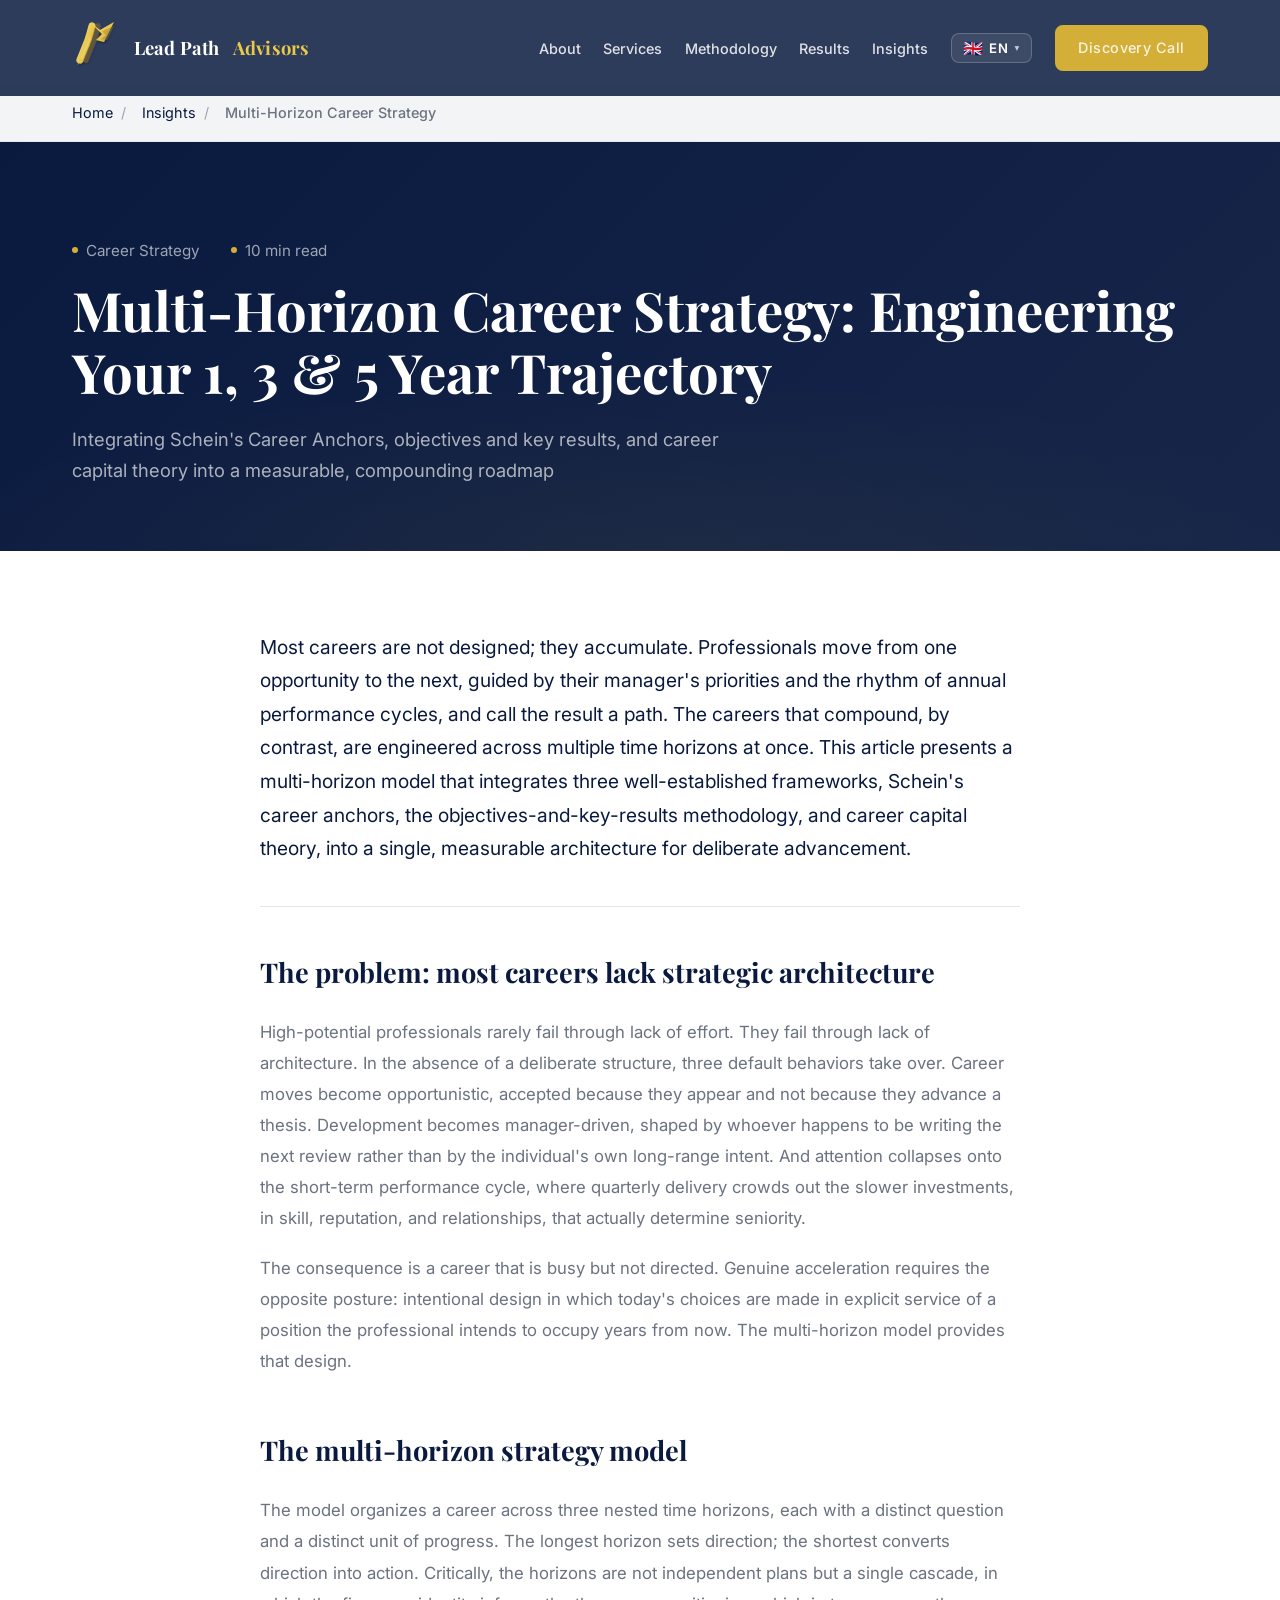
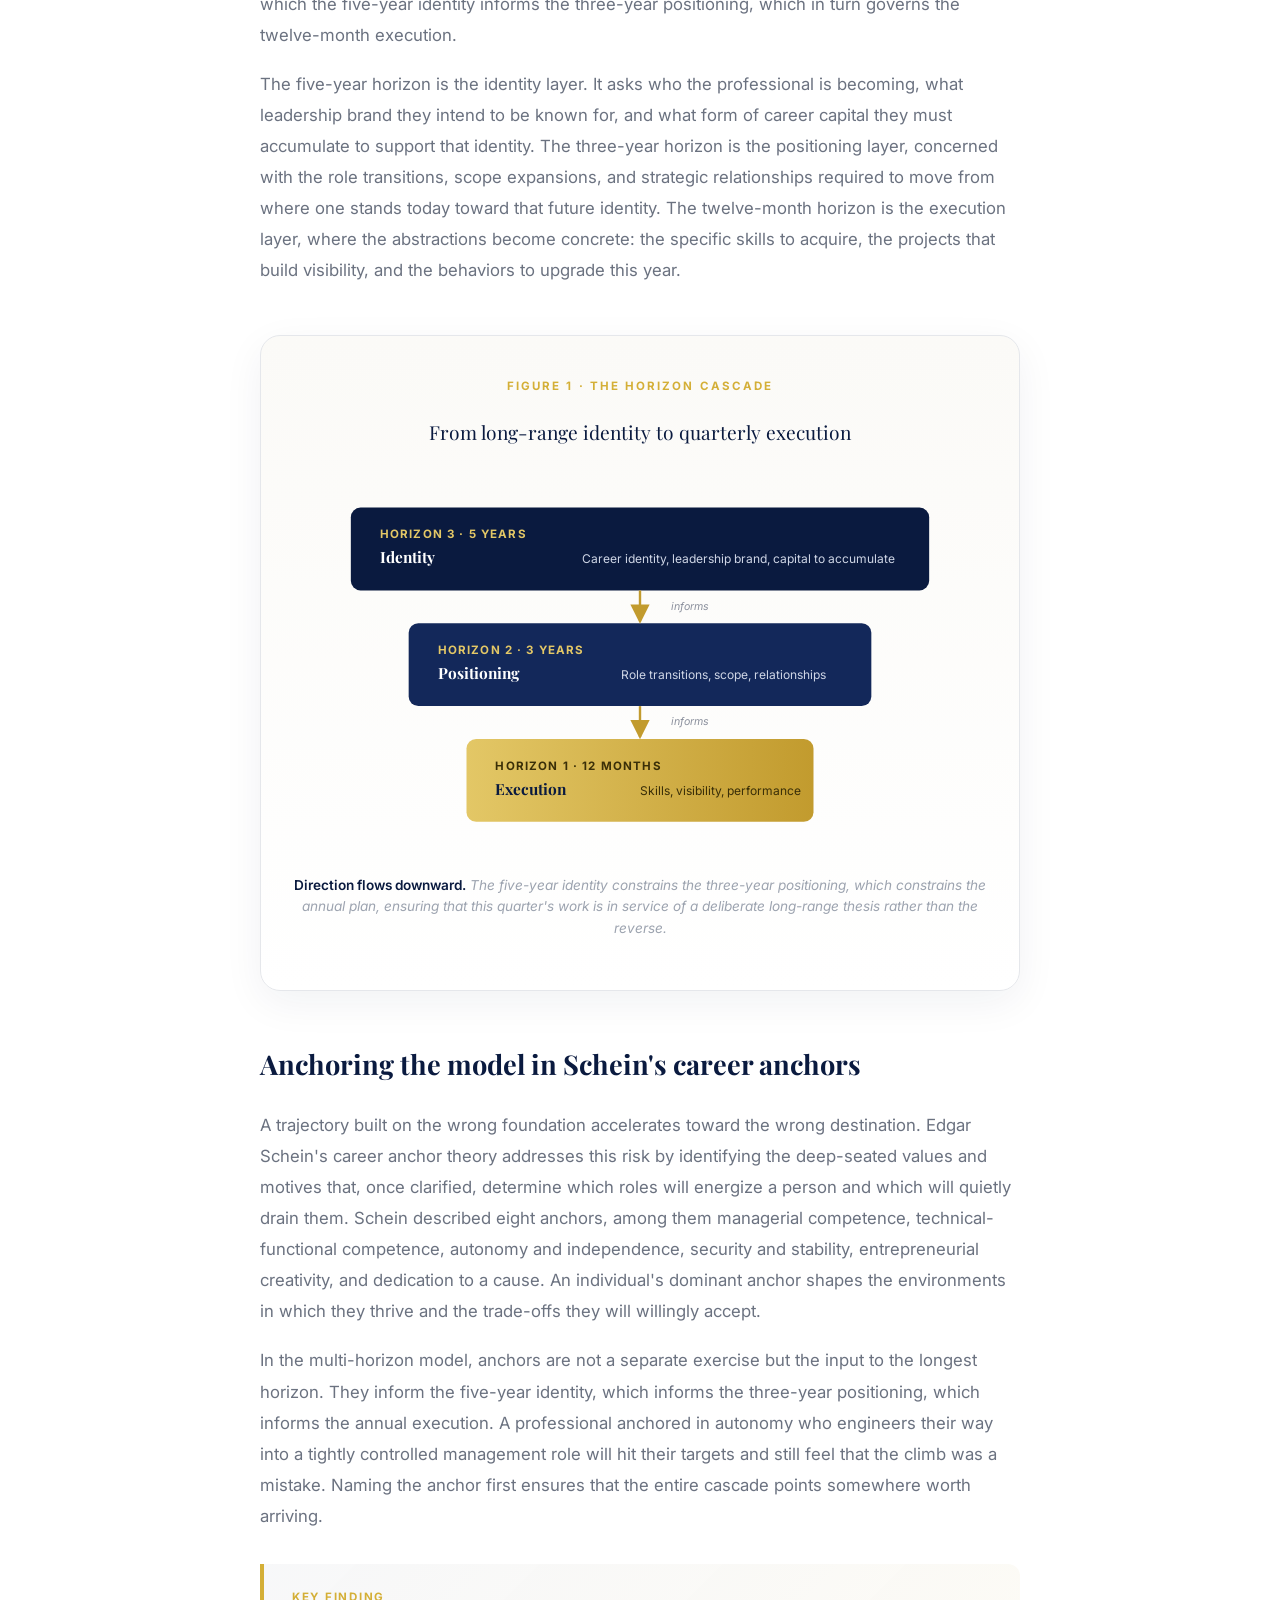
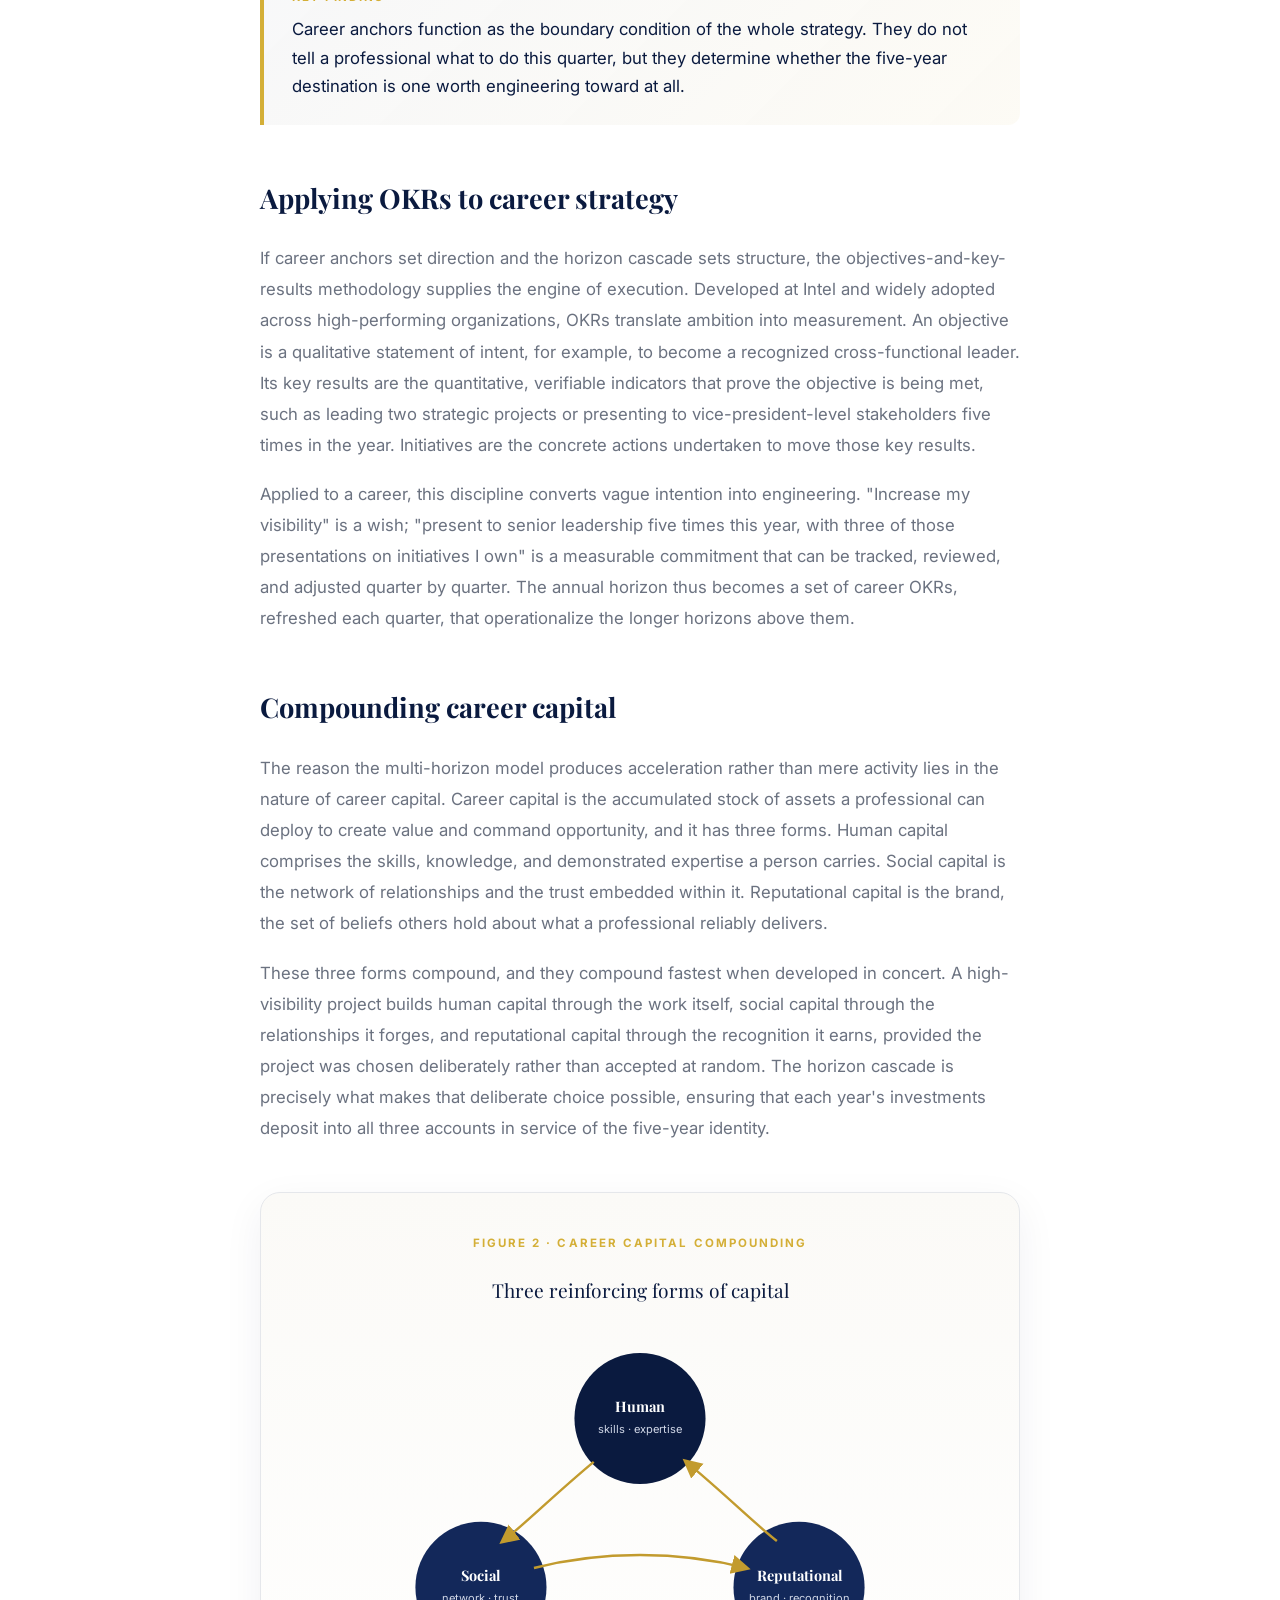
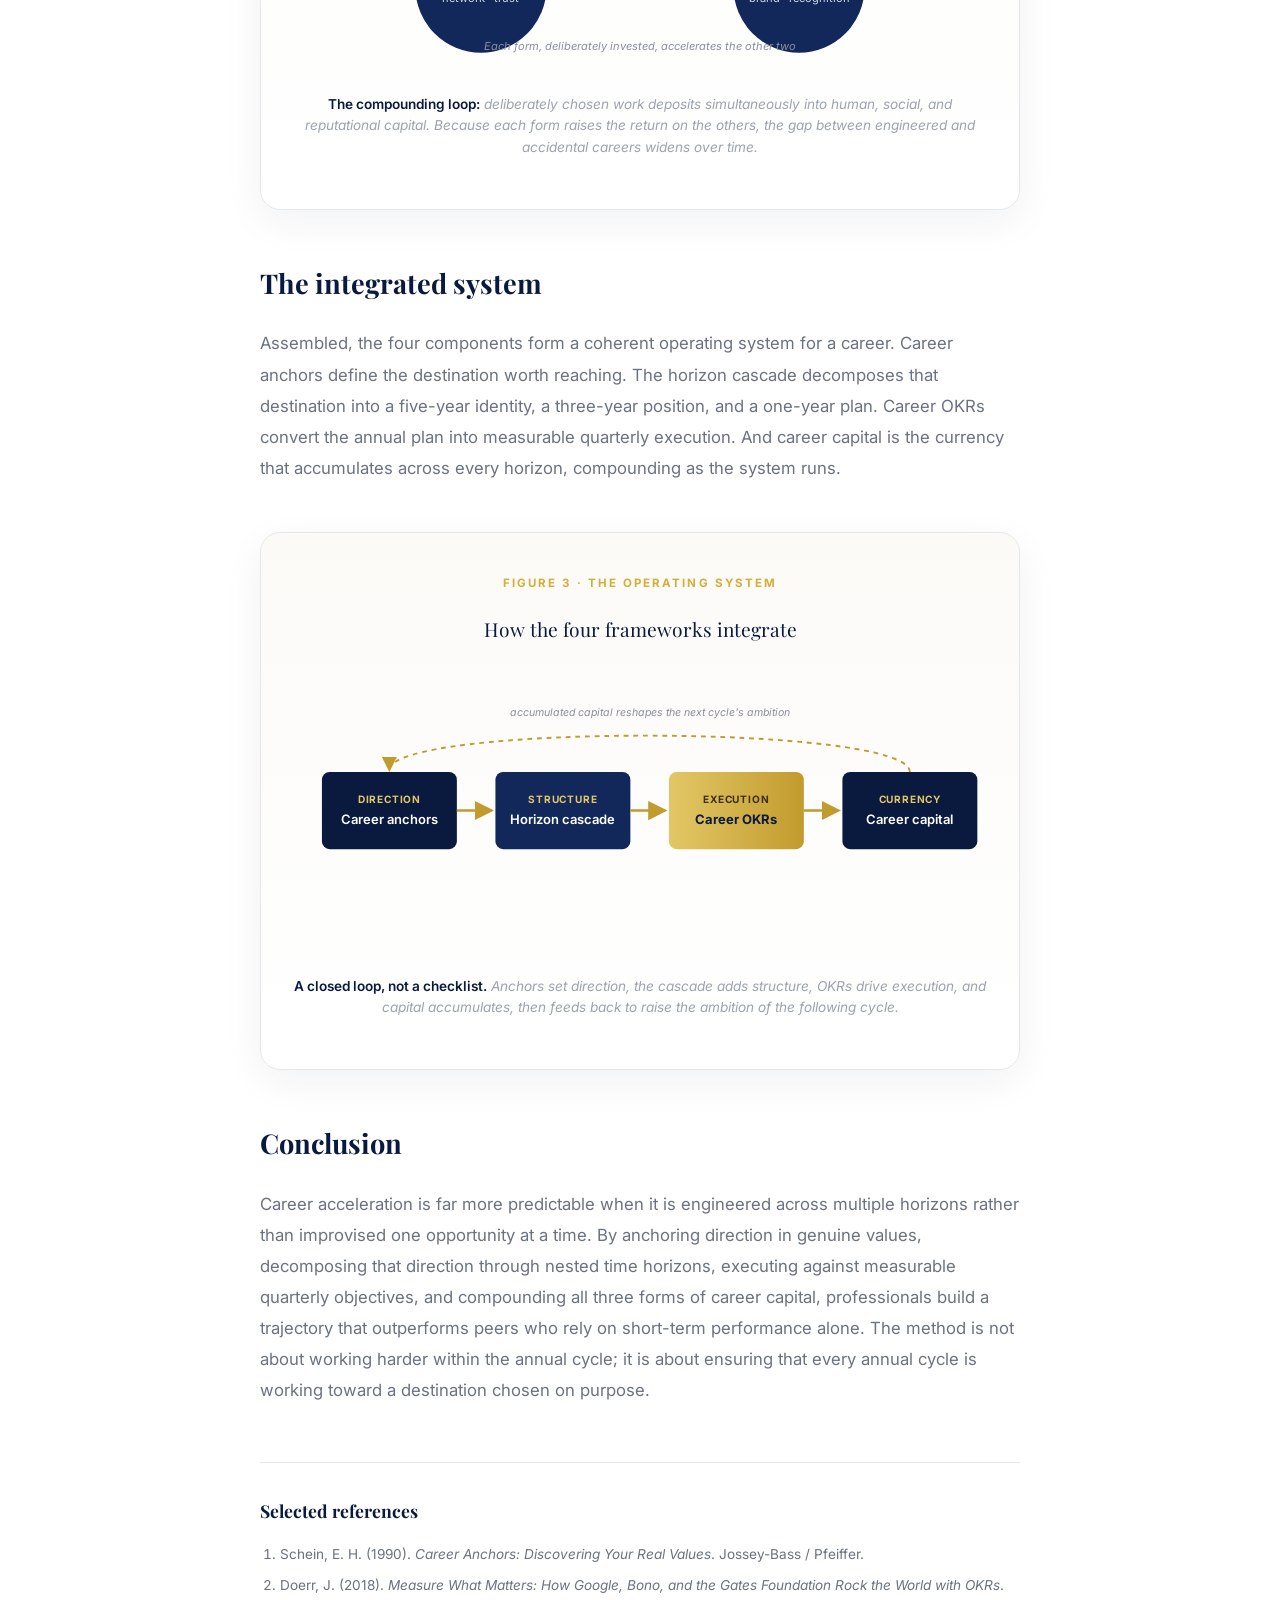
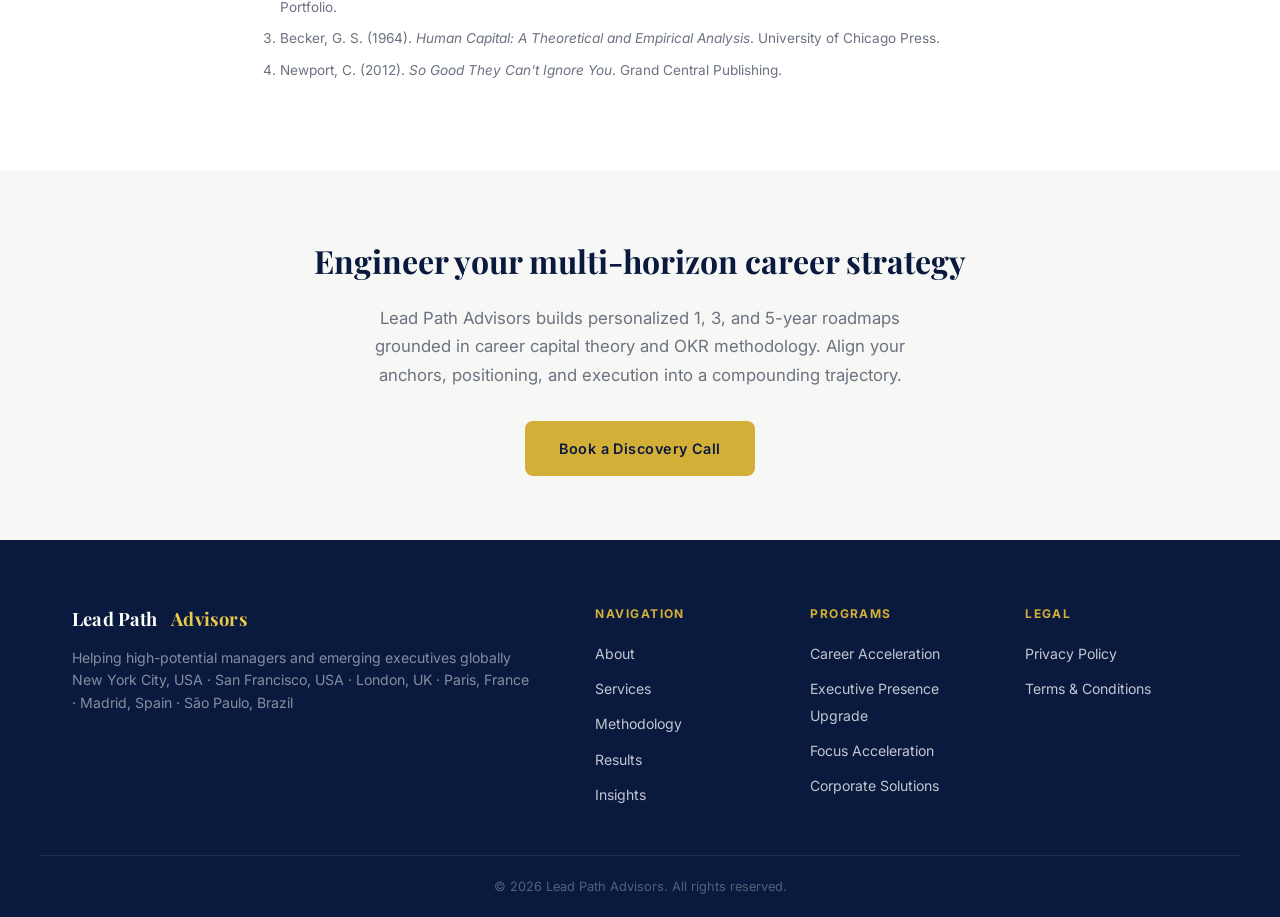
<file: multi-horizon-career-strategy.html>
<!DOCTYPE html>
<html lang="en">
<head>
  <meta charset="UTF-8" />
  <meta name="viewport" content="width=device-width, initial-scale=1.0" />
  <title>Build Your 1, 3 & 5-Year Career Strategy: Executive Career Planning Guide</title>
  <meta name="description" content="Master multi-horizon career planning using Schein's Career Anchors, OKRs, and Career Capital Theory. Engineer your executive trajectory with a science-backed framework for 1, 3, and 5-year goals." />
  <meta name="robots" content="index, follow" />
  <link rel="canonical" href="https://leadpathadvisors.com/multi-horizon-career-strategy.html" />

  <!-- hreflang for multi-language SEO -->
  <link rel="alternate" hreflang="en" href="https://leadpathadvisors.com/multi-horizon-career-strategy.html" />
  <link rel="alternate" hreflang="pt" href="https://leadpathadvisors.com/multi-horizon-career-strategy.html?lang=pt" />
  <link rel="alternate" hreflang="es" href="https://leadpathadvisors.com/multi-horizon-career-strategy.html?lang=es" />
  <link rel="alternate" hreflang="fr" href="https://leadpathadvisors.com/multi-horizon-career-strategy.html?lang=fr" />
  <link rel="alternate" hreflang="x-default" href="https://leadpathadvisors.com/multi-horizon-career-strategy.html" />

  <!-- Open Graph -->
  <meta property="og:type"        content="article" />
  <meta property="og:url"         content="https://leadpathadvisors.com/multi-horizon-career-strategy.html" />
  <meta property="og:title"       content="Build Your 1, 3 & 5-Year Career Strategy | Lead Path Advisors" />
  <meta property="og:description" content="Master multi-horizon career planning using Schein's Career Anchors, OKRs, and Career Capital Theory to engineer your executive trajectory." />
  <meta property="og:image"       content="https://leadpathadvisors.com/og-image.jpg" />
  <meta property="og:locale"      content="en_GB" />

  <!-- Twitter Card -->
  <meta name="twitter:card"        content="summary_large_image" />
  <meta name="twitter:title"       content="Build Your 1, 3 & 5-Year Career Strategy | Lead Path Advisors" />
  <meta name="twitter:description" content="Engineering your executive trajectory using Schein's Career Anchors, OKRs, and Career Capital Theory frameworks." />
  <meta name="twitter:image"       content="https://leadpathadvisors.com/og-image.jpg" />
  <link rel="preconnect" href="https://fonts.googleapis.com" />
  <link rel="preconnect" href="https://fonts.gstatic.com" crossorigin />
  <link href="https://fonts.googleapis.com/css2?family=Playfair+Display:wght@400;600;700&family=Inter:wght@300;400;500;600&display=swap" rel="stylesheet" />
  <link rel="stylesheet" href="styles.css" />
  <style>
    .article-hero { background: linear-gradient(135deg, var(--navy) 0%, rgba(10,26,63,.95) 100%); padding: 6rem 0 4rem; position: relative; overflow: hidden; }
    .article-hero::before { content: ''; position: absolute; inset: 0; background: radial-gradient(ellipse 80% 60% at 50% 100%, rgba(212,175,55,.06) 0%, transparent 70%); pointer-events: none; }
    .article-hero-content { position: relative; z-index: 1; }
    .article-hero h1 { font-family: var(--font-serif); font-size: clamp(2rem, 5vw, 3.4rem); color: var(--white); line-height: 1.15; margin-bottom: 1.25rem; }
    .article-hero h1 em { color: var(--gold); font-style: italic; }
    .article-meta { display: flex; gap: 2rem; flex-wrap: wrap; color: rgba(255,255,255,.6); font-size: .95rem; margin-bottom: 1rem; }
    .article-meta-item { display: flex; align-items: center; gap: .5rem; }
    .article-meta-dot { width: 6px; height: 6px; border-radius: 50%; background: var(--gold); }
    .article-subtitle { font-size: 1.15rem; color: rgba(255,255,255,.65); max-width: 680px; line-height: 1.7; }

    .article-content { background: var(--white); padding: 5rem 0; }
    .article-body { max-width: 760px; margin: 0 auto; font-size: 1.05rem; line-height: 1.85; color: var(--gray4); }
    .article-lead { font-size: 1.2rem; line-height: 1.75; color: var(--navy); font-weight: 400; margin-bottom: 2.5rem; padding-bottom: 2.5rem; border-bottom: 1px solid var(--gray2); }
    .article-section { margin-bottom: 3rem; }
    .article-section h2 { font-family: var(--font-serif); font-size: 1.7rem; color: var(--navy); margin-bottom: 1.25rem; }
    .article-section h2 .sec-num { color: var(--gold); font-size: 1.1rem; display: block; letter-spacing: .15em; margin-bottom: .35rem; font-family: var(--font-sans, 'Inter'); font-weight: 600; }
    .article-section h3 { font-family: var(--font-serif); font-size: 1.2rem; color: var(--navy); margin: 2rem 0 .75rem; }
    .article-section p { margin-bottom: 1.15rem; }
    .article-section strong { color: var(--navy); font-weight: 600; }
    .article-section em.term { font-style: italic; color: var(--navy); }

    .key-finding { background: linear-gradient(135deg, rgba(10,26,63,.03), rgba(212,175,55,.05)); border-left: 4px solid var(--gold); border-radius: 0 var(--r-md) var(--r-md) 0; padding: 1.5rem 1.75rem; margin: 2rem 0; }
    .key-finding .kf-label { font-size: .72rem; letter-spacing: .15em; text-transform: uppercase; color: var(--gold); font-weight: 700; margin-bottom: .5rem; }
    .key-finding p { margin: 0; color: var(--navy); font-size: 1.05rem; line-height: 1.7; }

    .figure { margin: 3rem 0; }
    .figure-frame { background: linear-gradient(180deg, #fbfaf7 0%, #ffffff 100%); border: 1px solid var(--gray2); border-radius: var(--r-lg); padding: 2.5rem 2rem 2rem; box-shadow: 0 12px 40px rgba(10,26,63,.06); }
    .figure-eyebrow { font-size: .72rem; letter-spacing: .18em; text-transform: uppercase; color: var(--gold); font-weight: 700; text-align: center; margin-bottom: .35rem; }
    .figure-title { font-family: var(--font-serif); font-size: 1.2rem; color: var(--navy); text-align: center; margin-bottom: 1.75rem; }
    .figure svg { width: 100%; height: auto; display: block; }
    .figure-caption { font-size: .85rem; color: var(--gray3, #8a8f9c); line-height: 1.6; margin-top: 1.25rem; text-align: center; font-style: italic; }
    .figure-caption strong { color: var(--navy); font-style: normal; }

    .references { margin-top: 3.5rem; padding-top: 2rem; border-top: 1px solid var(--gray2); }
    .references h3 { font-family: var(--font-serif); font-size: 1.1rem; color: var(--navy); margin-bottom: 1rem; }
    .references ol { margin: 0; padding-left: 1.25rem; }
    .references li { font-size: .85rem; color: var(--gray4); line-height: 1.6; margin-bottom: .6rem; }

    .article-cta { background: var(--off); padding: 4rem 0; text-align: center; }
    .article-cta h2 { font-family: var(--font-serif); font-size: 2rem; color: var(--navy); margin-bottom: 1rem; }
    .article-cta p { font-size: 1.05rem; color: var(--gray4); max-width: 560px; margin: 0 auto 2rem; line-height: 1.7; }

    @media (max-width: 768px) {
      .article-hero { padding: 4rem 0 3rem; }
      .article-content { padding: 3rem 0; }
      .figure-frame { padding: 1.5rem 1rem 1.25rem; }
    }
  </style>

  <!-- Schema: Article -->
  <script type="application/ld+json">
  {
    "@context": "https://schema.org",
    "@type": "Article",
    "headline": "Multi-Horizon Career Strategy: Engineering Your 1, 3 & 5 Year Trajectory",
    "description": "Master multi-horizon career planning using Schein's Career Anchors, OKRs, and Career Capital Theory. Engineer your executive trajectory.",
    "image": "https://leadpathadvisors.com/og-image.jpg",
    "author": [
      {
        "@type": "Person",
        "name": "David Furtado",
        "description": "Senior Executive Career Strategist"
      },
      {
        "@type": "Organization",
        "name": "Lead Path Advisors"
      }
    ],
    "publisher": {
      "@type": "Organization",
      "name": "Lead Path Advisors",
      "logo": {
        "@type": "ImageObject",
        "url": "https://leadpathadvisors.com/logo.png"
      }
    },
    "datePublished": "2024-02-20",
    "dateModified": "2026-06-13",
    "mentions": [
      { "@type": "Thing", "name": "Career Strategy" },
      { "@type": "Thing", "name": "Career Planning" },
      { "@type": "Thing", "name": "Executive Career" },
      { "@type": "Thing", "name": "Career Capital" },
      { "@type": "Thing", "name": "Career Anchors" }
    ]
  }
  </script>

  <!-- Schema: BreadcrumbList -->
  <script type="application/ld+json">
  {
    "@context": "https://schema.org",
    "@type": "BreadcrumbList",
    "itemListElement": [
      {
        "@type": "ListItem",
        "position": 1,
        "name": "Home",
        "item": "https://leadpathadvisors.com/"
      },
      {
        "@type": "ListItem",
        "position": 2,
        "name": "Insights",
        "item": "https://leadpathadvisors.com/insights.html"
      },
      {
        "@type": "ListItem",
        "position": 3,
        "name": "Multi-Horizon Career Strategy",
        "item": "https://leadpathadvisors.com/multi-horizon-career-strategy.html"
      }
    ]
  }
  </script>

  <!-- Google tag (gtag.js) -->
  <script async src="https://www.googletagmanager.com/gtag/js?id=G-QB9WN0DEQQ"></script>
  <script>
    window.dataLayer = window.dataLayer || [];
    function gtag(){dataLayer.push(arguments);}
    gtag('js', new Date());

    gtag('config', 'G-QB9WN0DEQQ');
  </script>
</head>
<body>

  <!-- NAV -->
  <nav id="navbar">
    <div class="nav-inner">
      <a href="index.html" class="logo">
        <svg class="logo-icon" viewBox="0 0 120 140" xmlns="http://www.w3.org/2000/svg" aria-hidden="true">
          <defs>
            <linearGradient id="goldGrad" x1="0%" y1="0%" x2="100%" y2="100%">
              <stop offset="0%" style="stop-color:#F4E4C1;stop-opacity:1" />
              <stop offset="50%" style="stop-color:#E8C94A;stop-opacity:1" />
              <stop offset="100%" style="stop-color:#D4AF37;stop-opacity:1" />
            </linearGradient>
            <linearGradient id="darkGold" x1="0%" y1="0%" x2="100%" y2="100%">
              <stop offset="0%" style="stop-color:#B8860B;stop-opacity:1" />
              <stop offset="100%" style="stop-color:#6B5D4F;stop-opacity:1" />
            </linearGradient>
            <filter id="shadow" x="-50%" y="-50%" width="200%" height="200%">
              <feDropShadow dx="2" dy="4" stdDeviation="3" flood-opacity="0.3"/>
            </filter>
          </defs>
          <g filter="url(#shadow)">
            <path d="M 20 100 Q 30 75, 40 50 Q 45 35, 50 15" fill="none" stroke="url(#goldGrad)" stroke-width="18" stroke-linecap="round" stroke-linejoin="round"/>
            <path d="M 35 100 Q 45 75, 55 50 Q 60 35, 65 15" fill="none" stroke="url(#darkGold)" stroke-width="14" stroke-linecap="round" stroke-linejoin="round" opacity="0.5"/>
            <polygon points="50,10 75,35 60,50 80,55 105,5 70,25" fill="url(#goldGrad)"/>
            <polygon points="65,18 85,38 72,48 88,50 105,15 75,28" fill="url(#darkGold)" opacity="0.4"/>
            <path d="M 25 95 Q 35 70, 45 45" fill="none" stroke="rgba(255,255,255,0.3)" stroke-width="6" stroke-linecap="round" opacity="0.6"/>
          </g>
          <g opacity="0.5">
            <path d="M 15 110 Q 30 85, 45 60" fill="none" stroke="url(#goldGrad)" stroke-width="3" stroke-dasharray="5,5" stroke-linecap="round"/>
          </g>
        </svg>
        Lead Path<span> Advisors</span>
      </a>
      <ul class="nav-links">
        <li><a href="index.html#about"        data-i18n="nav_about">About</a></li>
        <li><a href="index.html#services"     data-i18n="nav_services">Services</a></li>
        <li><a href="index.html#science"      data-i18n="nav_methodology">Methodology</a></li>
        <li><a href="index.html#testimonials" data-i18n="nav_results">Results</a></li>
        <li><a href="insights.html" data-i18n="nav_insights">Insights</a></li>
        <li>
          <div class="lang-switcher" id="langSwitcher">
            <button class="lang-btn" id="langToggle" aria-haspopup="true" aria-expanded="false">
              <span class="lang-flag" id="langFlag">🇬🇧</span>
              <span class="lang-code" id="langCode">EN</span>
              <span class="lang-caret">▾</span>
            </button>
            <ul class="lang-dropdown" id="langDropdown" role="menu">
              <li><button data-lang="en" role="menuitem"><span>🇬🇧</span> English</button></li>
              <li><button data-lang="pt" role="menuitem"><span>🇵🇹</span> Português</button></li>
              <li><button data-lang="es" role="menuitem"><span>🇪🇸</span> Español</button></li>
              <li><button data-lang="fr" role="menuitem"><span>🇫🇷</span> Français</button></li>
            </ul>
          </div>
        </li>
        <li><a href="index.html#contact" class="btn-nav" data-i18n="nav_cta">Discovery Call</a></li>
      </ul>
      <button class="hamburger" id="hamburger" aria-label="Menu">
        <span></span><span></span><span></span>
      </button>
    </div>
  </nav>

  <!-- BREADCRUMB NAVIGATION -->
  <nav class="breadcrumb-nav" aria-label="Breadcrumb">
    <div class="container">
      <ol class="breadcrumb-list">
        <li><a href="index.html" data-i18n="shared_home">Home</a></li>
        <li><a href="insights.html" data-i18n="nav_insights">Insights</a></li>
        <li aria-current="page" data-i18n="a2_breadcrumb">Multi-Horizon Career Strategy</li>
      </ol>
    </div>
  </nav>

  <!-- HERO -->
  <section class="article-hero">
    <div class="container">
      <div class="article-hero-content">
        <div class="article-meta">
          <div class="article-meta-item"><span class="article-meta-dot"></span><span data-i18n="a2_meta_category">Career Strategy</span></div>
          <div class="article-meta-item"><span class="article-meta-dot"></span><span data-i18n="a2_meta_read_time">10 min read</span></div>
        </div>
        <h1 data-i18n="a2_title">Multi-Horizon Career Strategy: Engineering Your <em>1, 3 &amp; 5 Year</em> Trajectory</h1>
        <p class="article-subtitle" data-i18n="a2_subtitle">Integrating Schein's Career Anchors, objectives and key results, and career capital theory into a measurable, compounding roadmap</p>
      </div>
    </div>
  </section>

  <!-- CONTENT -->
  <section class="article-content">
    <div class="container">
      <article class="article-body">

        <p class="article-lead" data-i18n="a2_lead">Most careers are not designed; they accumulate. Professionals move from one opportunity to the next, guided by their manager's priorities and the rhythm of annual performance cycles, and call the result a path. The careers that compound, by contrast, are engineered across multiple time horizons at once. This article presents a multi-horizon model that integrates three well-established frameworks, Schein's career anchors, the objectives-and-key-results methodology, and career capital theory, into a single, measurable architecture for deliberate advancement.</p>

        <div class="article-section">
          <h2 data-i18n="a2_h2_problem">The problem: most careers lack strategic architecture</h2>
          <p data-i18n="a2_p1">High-potential professionals rarely fail through lack of effort. They fail through lack of architecture. In the absence of a deliberate structure, three default behaviors take over. Career moves become opportunistic, accepted because they appear and not because they advance a thesis. Development becomes manager-driven, shaped by whoever happens to be writing the next review rather than by the individual's own long-range intent. And attention collapses onto the short-term performance cycle, where quarterly delivery crowds out the slower investments, in skill, reputation, and relationships, that actually determine seniority.</p>
          <p data-i18n="a2_p2">The consequence is a career that is busy but not directed. Genuine acceleration requires the opposite posture: intentional design in which today's choices are made in explicit service of a position the professional intends to occupy years from now. The multi-horizon model provides that design.</p>
        </div>

        <div class="article-section">
          <h2 data-i18n="a2_h2_model">The multi-horizon strategy model</h2>
          <p data-i18n="a2_p3">The model organizes a career across three nested time horizons, each with a distinct question and a distinct unit of progress. The longest horizon sets direction; the shortest converts direction into action. Critically, the horizons are not independent plans but a single cascade, in which the five-year identity informs the three-year positioning, which in turn governs the twelve-month execution.</p>
          <p data-i18n="a2_p4">The five-year horizon is the <em class="term">identity layer</em>. It asks who the professional is becoming, what leadership brand they intend to be known for, and what form of career capital they must accumulate to support that identity. The three-year horizon is the <em class="term">positioning layer</em>, concerned with the role transitions, scope expansions, and strategic relationships required to move from where one stands today toward that future identity. The twelve-month horizon is the <em class="term">execution layer</em>, where the abstractions become concrete: the specific skills to acquire, the projects that build visibility, and the behaviors to upgrade this year.</p>

          <div class="figure">
            <div class="figure-frame">
              <p class="figure-eyebrow" data-i18n="a2_fig1_eyebrow">Figure 1 · The Horizon Cascade</p>
              <p class="figure-title" data-i18n="a2_fig1_title">From long-range identity to quarterly execution</p>
              <svg viewBox="0 0 720 400" xmlns="http://www.w3.org/2000/svg" role="img" aria-label="Cascade of five-year, three-year and one-year career horizons">
                <defs>
                  <linearGradient id="a2f1Gold" x1="0" y1="0" x2="1" y2="0"><stop offset="0%" stop-color="#E3C766"/><stop offset="100%" stop-color="#C29B2E"/></linearGradient>
                  <marker id="a2arrow" markerWidth="12" markerHeight="12" refX="7" refY="4" orient="auto"><path d="M0 0 L8 4 L0 8 Z" fill="#C29B2E"/></marker>
                </defs>
                <rect x="60" y="40" width="600" height="86" rx="10" fill="#0A1A3F"/>
                <text x="90" y="72" fill="#E3C766" font-size="12" font-weight="700" letter-spacing=".1em">HORIZON 3 · 5 YEARS</text>
                <text x="90" y="98" fill="#ffffff" font-size="16" font-weight="700" font-family="'Playfair Display', serif">Identity</text>
                <text x="300" y="98" fill="#cfd6e6" font-size="12.5">Career identity, leadership brand, capital to accumulate</text>
                <rect x="120" y="160" width="480" height="86" rx="10" fill="#13285A"/>
                <text x="150" y="192" fill="#E3C766" font-size="12" font-weight="700" letter-spacing=".1em">HORIZON 2 · 3 YEARS</text>
                <text x="150" y="218" fill="#ffffff" font-size="16" font-weight="700" font-family="'Playfair Display', serif">Positioning</text>
                <text x="340" y="218" fill="#cfd6e6" font-size="12.5">Role transitions, scope, relationships</text>
                <rect x="180" y="280" width="360" height="86" rx="10" fill="url(#a2f1Gold)"/>
                <text x="210" y="312" fill="#3a2f08" font-size="12" font-weight="700" letter-spacing=".1em">HORIZON 1 · 12 MONTHS</text>
                <text x="210" y="338" fill="#0A1A3F" font-size="16" font-weight="700" font-family="'Playfair Display', serif">Execution</text>
                <text x="360" y="338" fill="#3a2f08" font-size="12.5">Skills, visibility, performance</text>
                <line x1="360" y1="126" x2="360" y2="158" stroke="#C29B2E" stroke-width="2.5" marker-end="url(#a2arrow)"/>
                <line x1="360" y1="246" x2="360" y2="278" stroke="#C29B2E" stroke-width="2.5" marker-end="url(#a2arrow)"/>
                <text x="392" y="146" fill="#8a8f9c" font-size="11" font-style="italic">informs</text>
                <text x="392" y="266" fill="#8a8f9c" font-size="11" font-style="italic">informs</text>
              </svg>
              <p class="figure-caption"><strong>Direction flows downward.</strong> The five-year identity constrains the three-year positioning, which constrains the annual plan, ensuring that this quarter's work is in service of a deliberate long-range thesis rather than the reverse.</p>
            </div>
          </div>
        </div>

        <div class="article-section">
          <h2 data-i18n="a2_h2_anchors">Anchoring the model in Schein's career anchors</h2>
          <p data-i18n="a2_p5">A trajectory built on the wrong foundation accelerates toward the wrong destination. Edgar Schein's career anchor theory addresses this risk by identifying the deep-seated values and motives that, once clarified, determine which roles will energize a person and which will quietly drain them. Schein described eight anchors, among them managerial competence, technical-functional competence, autonomy and independence, security and stability, entrepreneurial creativity, and dedication to a cause. An individual's dominant anchor shapes the environments in which they thrive and the trade-offs they will willingly accept.</p>
          <p data-i18n="a2_p6">In the multi-horizon model, anchors are not a separate exercise but the input to the longest horizon. They inform the five-year identity, which informs the three-year positioning, which informs the annual execution. A professional anchored in autonomy who engineers their way into a tightly controlled management role will hit their targets and still feel that the climb was a mistake. Naming the anchor first ensures that the entire cascade points somewhere worth arriving.</p>

          <div class="key-finding">
            <p class="kf-label">Key finding</p>
            <p data-i18n="a2_kf1">Career anchors function as the boundary condition of the whole strategy. They do not tell a professional what to do this quarter, but they determine whether the five-year destination is one worth engineering toward at all.</p>
          </div>
        </div>

        <div class="article-section">
          <h2 data-i18n="a2_h2_okrs">Applying OKRs to career strategy</h2>
          <p data-i18n="a2_p7">If career anchors set direction and the horizon cascade sets structure, the objectives-and-key-results methodology supplies the engine of execution. Developed at Intel and widely adopted across high-performing organizations, OKRs translate ambition into measurement. An <em class="term">objective</em> is a qualitative statement of intent, for example, to become a recognized cross-functional leader. Its <em class="term">key results</em> are the quantitative, verifiable indicators that prove the objective is being met, such as leading two strategic projects or presenting to vice-president-level stakeholders five times in the year. <em class="term">Initiatives</em> are the concrete actions undertaken to move those key results.</p>
          <p data-i18n="a2_p8">Applied to a career, this discipline converts vague intention into engineering. "Increase my visibility" is a wish; "present to senior leadership five times this year, with three of those presentations on initiatives I own" is a measurable commitment that can be tracked, reviewed, and adjusted quarter by quarter. The annual horizon thus becomes a set of career OKRs, refreshed each quarter, that operationalize the longer horizons above them.</p>
        </div>

        <div class="article-section">
          <h2 data-i18n="a2_h2_capital">Compounding career capital</h2>
          <p data-i18n="a2_p9">The reason the multi-horizon model produces acceleration rather than mere activity lies in the nature of career capital. Career capital is the accumulated stock of assets a professional can deploy to create value and command opportunity, and it has three forms. Human capital comprises the skills, knowledge, and demonstrated expertise a person carries. Social capital is the network of relationships and the trust embedded within it. Reputational capital is the brand, the set of beliefs others hold about what a professional reliably delivers.</p>
          <p data-i18n="a2_p10">These three forms compound, and they compound fastest when developed in concert. A high-visibility project builds human capital through the work itself, social capital through the relationships it forges, and reputational capital through the recognition it earns, provided the project was chosen deliberately rather than accepted at random. The horizon cascade is precisely what makes that deliberate choice possible, ensuring that each year's investments deposit into all three accounts in service of the five-year identity.</p>

          <div class="figure">
            <div class="figure-frame">
              <p class="figure-eyebrow" data-i18n="a2_fig2_eyebrow">Figure 2 · Career Capital Compounding</p>
              <p class="figure-title" data-i18n="a2_fig2_title">Three reinforcing forms of capital</p>
              <svg viewBox="0 0 720 360" xmlns="http://www.w3.org/2000/svg" role="img" aria-label="Three interlocking forms of career capital reinforcing one another">
                <defs>
                  <marker id="a2arrow2" markerWidth="11" markerHeight="11" refX="6" refY="4" orient="auto"><path d="M0 0 L8 4 L0 8 Z" fill="#C29B2E"/></marker>
                </defs>
                <circle cx="360" cy="95" r="68" fill="#0A1A3F"/>
                <text x="360" y="88" text-anchor="middle" fill="#ffffff" font-size="15" font-weight="700" font-family="'Playfair Display', serif">Human</text>
                <text x="360" y="110" text-anchor="middle" fill="#cfd6e6" font-size="11.5">skills · expertise</text>
                <circle cx="195" cy="270" r="68" fill="#13285A"/>
                <text x="195" y="263" text-anchor="middle" fill="#ffffff" font-size="15" font-weight="700" font-family="'Playfair Display', serif">Social</text>
                <text x="195" y="285" text-anchor="middle" fill="#cfd6e6" font-size="11.5">network · trust</text>
                <circle cx="525" cy="270" r="68" fill="#13285A"/>
                <text x="525" y="263" text-anchor="middle" fill="#ffffff" font-size="15" font-weight="700" font-family="'Playfair Display', serif">Reputational</text>
                <text x="525" y="285" text-anchor="middle" fill="#cfd6e6" font-size="11.5">brand · recognition</text>
                <path d="M312 140 C 270 175, 240 205, 218 222" fill="none" stroke="#C29B2E" stroke-width="2.5" marker-end="url(#a2arrow2)"/>
                <path d="M250 250 C 320 232, 400 232, 470 250" fill="none" stroke="#C29B2E" stroke-width="2.5" marker-end="url(#a2arrow2)"/>
                <path d="M502 222 C 480 205, 450 175, 408 140" fill="none" stroke="#C29B2E" stroke-width="2.5" marker-end="url(#a2arrow2)"/>
                <text x="360" y="335" text-anchor="middle" fill="#8a8f9c" font-size="11.5" font-style="italic">Each form, deliberately invested, accelerates the other two</text>
              </svg>
              <p class="figure-caption"><strong>The compounding loop:</strong> deliberately chosen work deposits simultaneously into human, social, and reputational capital. Because each form raises the return on the others, the gap between engineered and accidental careers widens over time.</p>
            </div>
          </div>
        </div>

        <div class="article-section">
          <h2 data-i18n="a2_h2_integrated">The integrated system</h2>
          <p data-i18n="a2_p11">Assembled, the four components form a coherent operating system for a career. Career anchors define the destination worth reaching. The horizon cascade decomposes that destination into a five-year identity, a three-year position, and a one-year plan. Career OKRs convert the annual plan into measurable quarterly execution. And career capital is the currency that accumulates across every horizon, compounding as the system runs.</p>

          <div class="figure">
            <div class="figure-frame">
              <p class="figure-eyebrow" data-i18n="a2_fig3_eyebrow">Figure 3 · The Operating System</p>
              <p class="figure-title" data-i18n="a2_fig3_title">How the four frameworks integrate</p>
              <svg viewBox="0 0 720 300" xmlns="http://www.w3.org/2000/svg" role="img" aria-label="Integrated career operating system linking anchors, horizons, OKRs and capital">
                <defs>
                  <linearGradient id="a2f3Gold" x1="0" y1="0" x2="1" y2="0"><stop offset="0%" stop-color="#E3C766"/><stop offset="100%" stop-color="#C29B2E"/></linearGradient>
                  <marker id="a2arrow3" markerWidth="12" markerHeight="12" refX="7" refY="4" orient="auto"><path d="M0 0 L8 4 L0 8 Z" fill="#C29B2E"/></marker>
                </defs>
                <rect x="30" y="110" width="140" height="80" rx="8" fill="#0A1A3F"/>
                <text x="100" y="142" text-anchor="middle" fill="#E3C766" font-size="10.5" font-weight="700" letter-spacing=".08em">DIRECTION</text>
                <text x="100" y="164" text-anchor="middle" fill="#fff" font-size="13.5" font-weight="600">Career anchors</text>
                <rect x="210" y="110" width="140" height="80" rx="8" fill="#13285A"/>
                <text x="280" y="142" text-anchor="middle" fill="#E3C766" font-size="10.5" font-weight="700" letter-spacing=".08em">STRUCTURE</text>
                <text x="280" y="164" text-anchor="middle" fill="#fff" font-size="13.5" font-weight="600">Horizon cascade</text>
                <rect x="390" y="110" width="140" height="80" rx="8" fill="url(#a2f3Gold)"/>
                <text x="460" y="142" text-anchor="middle" fill="#3a2f08" font-size="10.5" font-weight="700" letter-spacing=".08em">EXECUTION</text>
                <text x="460" y="164" text-anchor="middle" fill="#0A1A3F" font-size="13.5" font-weight="700">Career OKRs</text>
                <rect x="570" y="110" width="140" height="80" rx="8" fill="#0A1A3F"/>
                <text x="640" y="142" text-anchor="middle" fill="#E3C766" font-size="10.5" font-weight="700" letter-spacing=".08em">CURRENCY</text>
                <text x="640" y="164" text-anchor="middle" fill="#fff" font-size="13.5" font-weight="600">Career capital</text>
                <line x1="170" y1="150" x2="206" y2="150" stroke="#C29B2E" stroke-width="2.5" marker-end="url(#a2arrow3)"/>
                <line x1="350" y1="150" x2="386" y2="150" stroke="#C29B2E" stroke-width="2.5" marker-end="url(#a2arrow3)"/>
                <line x1="530" y1="150" x2="566" y2="150" stroke="#C29B2E" stroke-width="2.5" marker-end="url(#a2arrow3)"/>
                <path d="M640 110 C 640 60, 100 60, 100 108" fill="none" stroke="#C29B2E" stroke-width="2" stroke-dasharray="5 5" marker-end="url(#a2arrow3)"/>
                <text x="370" y="52" text-anchor="middle" fill="#8a8f9c" font-size="11" font-style="italic">accumulated capital reshapes the next cycle's ambition</text>
              </svg>
              <p class="figure-caption"><strong>A closed loop, not a checklist.</strong> Anchors set direction, the cascade adds structure, OKRs drive execution, and capital accumulates, then feeds back to raise the ambition of the following cycle.</p>
            </div>
          </div>
        </div>

        <div class="article-section">
          <h2>Conclusion</h2>
          <p data-i18n="a2_conclusion">Career acceleration is far more predictable when it is engineered across multiple horizons rather than improvised one opportunity at a time. By anchoring direction in genuine values, decomposing that direction through nested time horizons, executing against measurable quarterly objectives, and compounding all three forms of career capital, professionals build a trajectory that outperforms peers who rely on short-term performance alone. The method is not about working harder within the annual cycle; it is about ensuring that every annual cycle is working toward a destination chosen on purpose.</p>
        </div>

        <div class="references">
          <h3>Selected references</h3>
          <ol>
            <li>Schein, E. H. (1990). <em>Career Anchors: Discovering Your Real Values</em>. Jossey-Bass / Pfeiffer.</li>
            <li>Doerr, J. (2018). <em>Measure What Matters: How Google, Bono, and the Gates Foundation Rock the World with OKRs</em>. Portfolio.</li>
            <li>Becker, G. S. (1964). <em>Human Capital: A Theoretical and Empirical Analysis</em>. University of Chicago Press.</li>
            <li>Newport, C. (2012). <em>So Good They Can't Ignore You</em>. Grand Central Publishing.</li>
          </ol>
        </div>

      </article>
    </div>
  </section>

  <!-- CTA -->
  <section class="article-cta">
    <div class="container">
      <h2>Engineer your multi-horizon career strategy</h2>
      <p data-i18n="a2_cta_p">Lead Path Advisors builds personalized 1, 3, and 5-year roadmaps grounded in career capital theory and OKR methodology. Align your anchors, positioning, and execution into a compounding trajectory.</p>
      <a href="index.html#contact" class="btn-primary">Book a Discovery Call</a>
    </div>
  </section>

  <!-- FOOTER -->
  <footer class="footer">
    <div class="container footer-inner">
      <div class="footer-brand">
        <a href="index.html" class="logo">Lead Path<span> Advisors</span></a>
        <p>Helping high-potential managers and emerging executives globally</p>
        <p>New York City, USA · San Francisco, USA · London, UK · Paris, France · Madrid, Spain · São Paulo, Brazil</p>
      </div>
      <div class="footer-links">
        <div class="footer-col">
          <h5>Navigation</h5>
          <ul>
            <li><a href="index.html#about">About</a></li>
            <li><a href="index.html#services">Services</a></li>
            <li><a href="index.html#science">Methodology</a></li>
            <li><a href="index.html#testimonials">Results</a></li>
            <li><a href="insights.html">Insights</a></li>
          </ul>
        </div>
        <div class="footer-col">
          <h5>Programs</h5>
          <ul>
            <li><a href="index.html#services">Career Acceleration</a></li>
            <li><a href="index.html#services">Executive Presence Upgrade</a></li>
            <li><a href="index.html#services">Focus Acceleration</a></li>
            <li><a href="corporate-solutions.html">Corporate Solutions</a></li>
          </ul>
        </div>
        <div class="footer-col">
          <h5>Legal</h5>
          <ul>
            <li><a href="#">Privacy Policy</a></li>
            <li><a href="#">Terms &amp; Conditions</a></li>
          </ul>
        </div>
      </div>
    </div>
    <div class="footer-bottom">
      <p>© 2026 Lead Path Advisors. All rights reserved.</p>
    </div>
  </footer>

  <script src="translations.js"></script>
  <script src="script.js"></script>
</body>
</html>
</file>
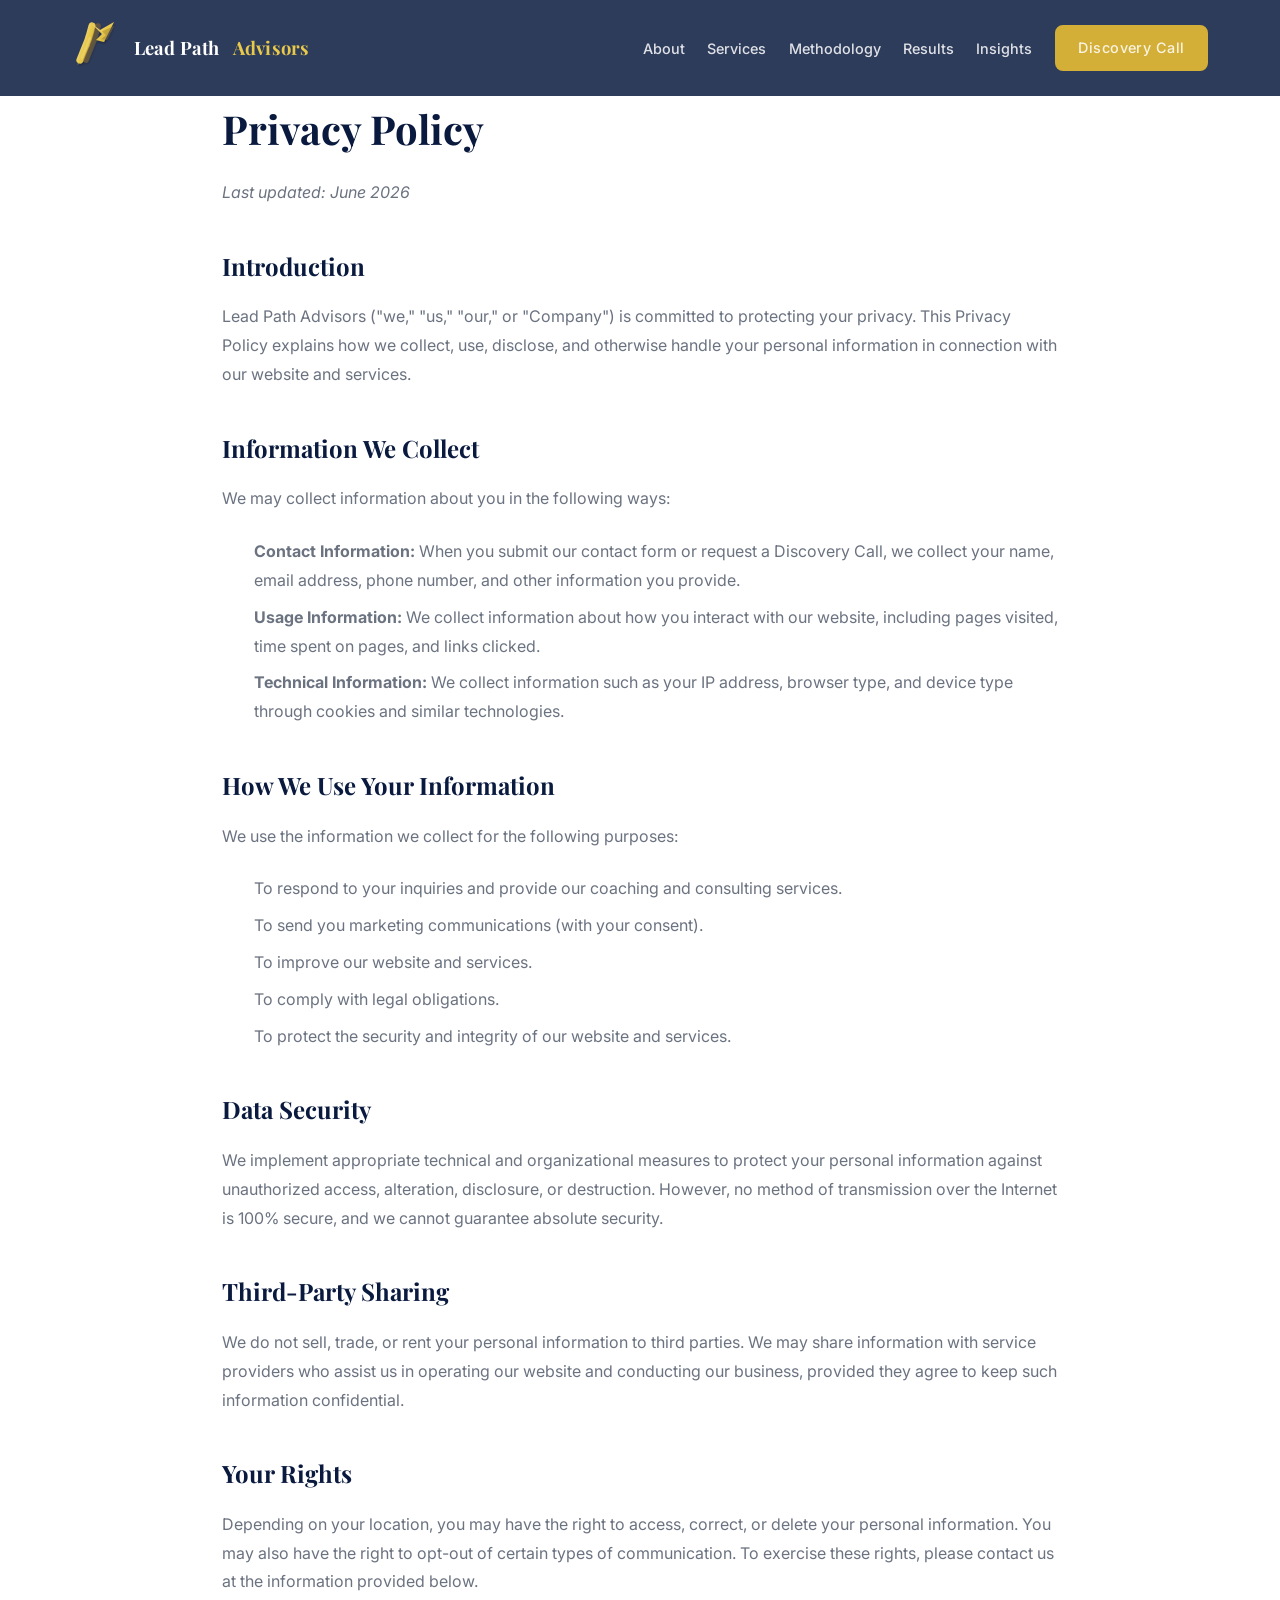
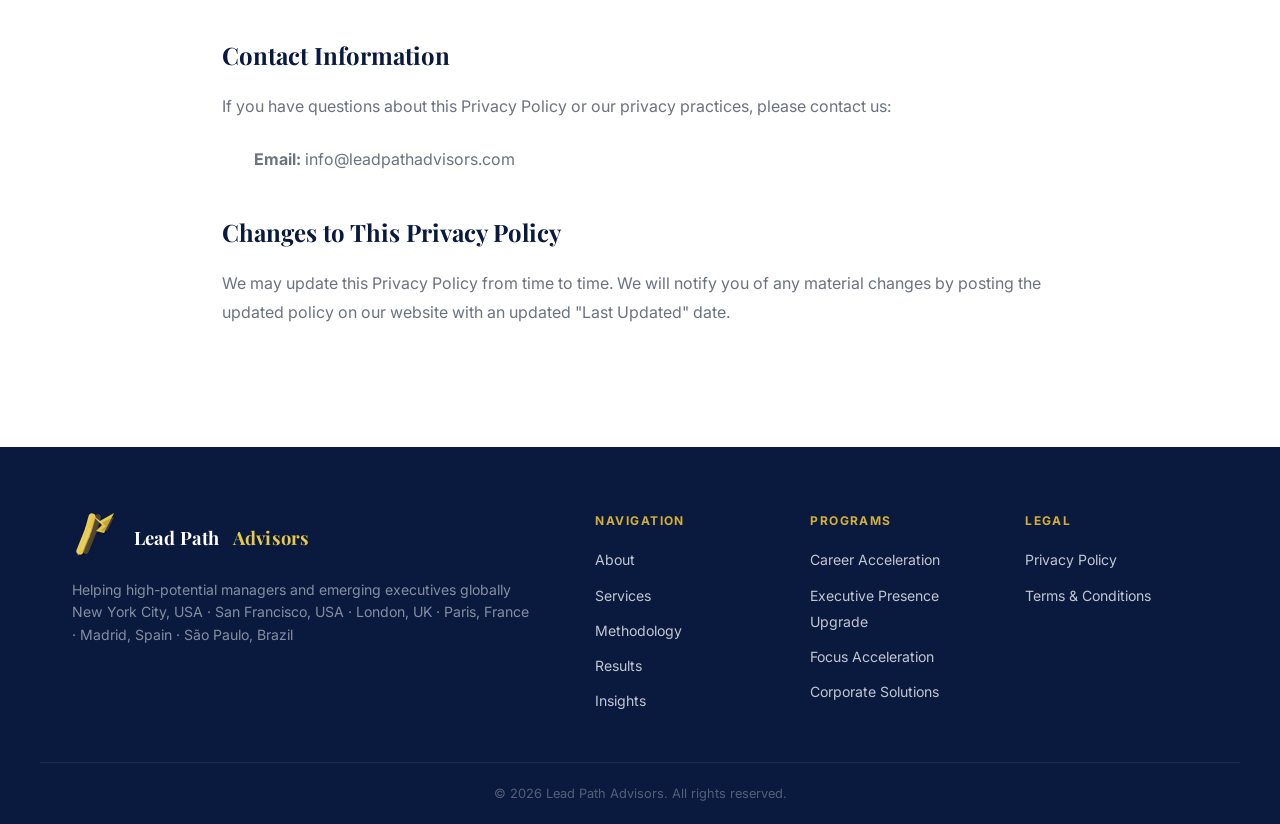
<file: privacy.html>
<!DOCTYPE html>
<html lang="en">
<head>
  <meta charset="UTF-8" />
  <meta name="viewport" content="width=device-width, initial-scale=1.0" />
  <title>Privacy Policy | Lead Path Advisors</title>
  <meta name="description" content="Lead Path Advisors privacy policy. Learn how we protect your personal data and privacy." />
  <meta name="robots" content="index, follow" />
  <link rel="canonical" href="https://leadpathadvisors.com/privacy.html" />

  <link rel="preconnect" href="https://fonts.googleapis.com" />
  <link rel="preconnect" href="https://fonts.gstatic.com" crossorigin />
  <link href="https://fonts.googleapis.com/css2?family=Playfair+Display:wght@400;600;700&family=Inter:wght@300;400;500;600&display=swap" rel="stylesheet" />
  <link rel="stylesheet" href="styles.css" />
  <style>
    .legal-section {
      max-width: 900px;
      margin: 0 auto;
      padding: 6rem 2rem;
    }
    .legal-section h1 {
      font-family: var(--font-serif);
      font-size: 2.5rem;
      font-weight: 700;
      color: var(--navy);
      margin-bottom: 1rem;
    }
    .legal-section p {
      font-size: 1rem;
      color: var(--gray4);
      line-height: 1.8;
      margin-bottom: 1.5rem;
    }
    .legal-section h2 {
      font-family: var(--font-serif);
      font-size: 1.5rem;
      font-weight: 700;
      color: var(--navy);
      margin-top: 2.5rem;
      margin-bottom: 1rem;
    }
    .legal-section ul {
      margin-left: 2rem;
      margin-bottom: 1.5rem;
    }
    .legal-section li {
      color: var(--gray4);
      line-height: 1.8;
      margin-bottom: 0.5rem;
    }
    .last-updated {
      font-size: 0.9rem;
      color: var(--gray3);
      font-style: italic;
    }
  </style>

  <!-- Google tag (gtag.js) -->
  <script async src="https://www.googletagmanager.com/gtag/js?id=G-QB9WN0DEQQ"></script>
  <script>
    window.dataLayer = window.dataLayer || [];
    function gtag(){dataLayer.push(arguments);}
    gtag('js', new Date());

    gtag('config', 'G-QB9WN0DEQQ');
  </script>
</head>
<body>

  <!-- NAV -->
  <nav id="navbar">
    <div class="nav-inner">
      <a href="index.html" class="logo">
        <svg class="logo-icon" viewBox="0 0 120 140" xmlns="http://www.w3.org/2000/svg" aria-hidden="true">
          <defs>
            <linearGradient id="goldGrad" x1="0%" y1="0%" x2="100%" y2="100%">
              <stop offset="0%" style="stop-color:#F4E4C1;stop-opacity:1" />
              <stop offset="50%" style="stop-color:#E8C94A;stop-opacity:1" />
              <stop offset="100%" style="stop-color:#D4AF37;stop-opacity:1" />
            </linearGradient>
            <linearGradient id="darkGold" x1="0%" y1="0%" x2="100%" y2="100%">
              <stop offset="0%" style="stop-color:#B8860B;stop-opacity:1" />
              <stop offset="100%" style="stop-color:#6B5D4F;stop-opacity:1" />
            </linearGradient>
            <filter id="shadow" x="-50%" y="-50%" width="200%" height="200%">
              <feDropShadow dx="2" dy="4" stdDeviation="3" flood-opacity="0.3"/>
            </filter>
          </defs>
          <g filter="url(#shadow)">
            <path d="M 20 100 Q 30 75, 40 50 Q 45 35, 50 15" fill="none" stroke="url(#goldGrad)" stroke-width="18" stroke-linecap="round" stroke-linejoin="round"/>
            <path d="M 35 100 Q 45 75, 55 50 Q 60 35, 65 15" fill="none" stroke="url(#darkGold)" stroke-width="14" stroke-linecap="round" stroke-linejoin="round" opacity="0.5"/>
            <polygon points="50,10 75,35 60,50 80,55 105,5 70,25" fill="url(#goldGrad)"/>
            <polygon points="65,18 85,38 72,48 88,50 105,15 75,28" fill="url(#darkGold)" opacity="0.4"/>
            <path d="M 25 95 Q 35 70, 45 45" fill="none" stroke="rgba(255,255,255,0.3)" stroke-width="6" stroke-linecap="round" opacity="0.6"/>
          </g>
          <g opacity="0.5">
            <path d="M 15 110 Q 30 85, 45 60" fill="none" stroke="url(#goldGrad)" stroke-width="3" stroke-dasharray="5,5" stroke-linecap="round"/>
          </g>
        </svg>
        Lead Path<span> Advisors</span>
      </a>
      <ul class="nav-links">
        <li><a href="index.html#about" data-i18n="nav_about">About</a></li>
        <li><a href="index.html#services" data-i18n="nav_services">Services</a></li>
        <li><a href="index.html#science" data-i18n="nav_methodology">Methodology</a></li>
        <li><a href="index.html#testimonials" data-i18n="nav_results">Results</a></li>
        <li><a href="insights.html" data-i18n="nav_insights">Insights</a></li>
        <li><a href="index.html#contact" class="btn-nav" data-i18n="nav_cta">Discovery Call</a></li>
      </ul>
      <button class="hamburger" id="hamburger" aria-label="Menu">
        <span></span><span></span><span></span>
      </button>
    </div>
  </nav>

  <!-- LEGAL CONTENT -->
  <section class="legal-section">
    <h1>Privacy Policy</h1>
    <p class="last-updated">Last updated: June 2026</p>

    <h2>Introduction</h2>
    <p>Lead Path Advisors ("we," "us," "our," or "Company") is committed to protecting your privacy. This Privacy Policy explains how we collect, use, disclose, and otherwise handle your personal information in connection with our website and services.</p>

    <h2>Information We Collect</h2>
    <p>We may collect information about you in the following ways:</p>
    <ul>
      <li><strong>Contact Information:</strong> When you submit our contact form or request a Discovery Call, we collect your name, email address, phone number, and other information you provide.</li>
      <li><strong>Usage Information:</strong> We collect information about how you interact with our website, including pages visited, time spent on pages, and links clicked.</li>
      <li><strong>Technical Information:</strong> We collect information such as your IP address, browser type, and device type through cookies and similar technologies.</li>
    </ul>

    <h2>How We Use Your Information</h2>
    <p>We use the information we collect for the following purposes:</p>
    <ul>
      <li>To respond to your inquiries and provide our coaching and consulting services.</li>
      <li>To send you marketing communications (with your consent).</li>
      <li>To improve our website and services.</li>
      <li>To comply with legal obligations.</li>
      <li>To protect the security and integrity of our website and services.</li>
    </ul>

    <h2>Data Security</h2>
    <p>We implement appropriate technical and organizational measures to protect your personal information against unauthorized access, alteration, disclosure, or destruction. However, no method of transmission over the Internet is 100% secure, and we cannot guarantee absolute security.</p>

    <h2>Third-Party Sharing</h2>
    <p>We do not sell, trade, or rent your personal information to third parties. We may share information with service providers who assist us in operating our website and conducting our business, provided they agree to keep such information confidential.</p>

    <h2>Your Rights</h2>
    <p>Depending on your location, you may have the right to access, correct, or delete your personal information. You may also have the right to opt-out of certain types of communication. To exercise these rights, please contact us at the information provided below.</p>

    <h2>Contact Information</h2>
    <p>If you have questions about this Privacy Policy or our privacy practices, please contact us:</p>
    <ul>
      <li><strong>Email:</strong> <a href="mailto:info@leadpathadvisors.com">info@leadpathadvisors.com</a></li>
    </ul>

    <h2>Changes to This Privacy Policy</h2>
    <p>We may update this Privacy Policy from time to time. We will notify you of any material changes by posting the updated policy on our website with an updated "Last Updated" date.</p>
  </section>

  <!-- FOOTER -->
  <footer class="footer">
    <div class="container footer-inner">
      <div class="footer-brand">
        <a href="index.html" class="logo">
          <svg class="logo-icon" viewBox="0 0 120 140" xmlns="http://www.w3.org/2000/svg" aria-hidden="true">
            <defs>
              <linearGradient id="goldGrad" x1="0%" y1="0%" x2="100%" y2="100%">
                <stop offset="0%" style="stop-color:#F4E4C1;stop-opacity:1" />
                <stop offset="50%" style="stop-color:#E8C94A;stop-opacity:1" />
                <stop offset="100%" style="stop-color:#D4AF37;stop-opacity:1" />
              </linearGradient>
              <linearGradient id="darkGold" x1="0%" y1="0%" x2="100%" y2="100%">
                <stop offset="0%" style="stop-color:#B8860B;stop-opacity:1" />
                <stop offset="100%" style="stop-color:#6B5D4F;stop-opacity:1" />
              </linearGradient>
              <filter id="shadow" x="-50%" y="-50%" width="200%" height="200%">
                <feDropShadow dx="2" dy="4" stdDeviation="3" flood-opacity="0.3"/>
              </filter>
            </defs>
            <g filter="url(#shadow)">
              <path d="M 20 100 Q 30 75, 40 50 Q 45 35, 50 15" fill="none" stroke="url(#goldGrad)" stroke-width="18" stroke-linecap="round" stroke-linejoin="round"/>
              <path d="M 35 100 Q 45 75, 55 50 Q 60 35, 65 15" fill="none" stroke="url(#darkGold)" stroke-width="14" stroke-linecap="round" stroke-linejoin="round" opacity="0.5"/>
              <polygon points="50,10 75,35 60,50 80,55 105,5 70,25" fill="url(#goldGrad)"/>
              <polygon points="65,18 85,38 72,48 88,50 105,15 75,28" fill="url(#darkGold)" opacity="0.4"/>
              <path d="M 25 95 Q 35 70, 45 45" fill="none" stroke="rgba(255,255,255,0.3)" stroke-width="6" stroke-linecap="round" opacity="0.6"/>
            </g>
            <g opacity="0.5">
              <path d="M 15 110 Q 30 85, 45 60" fill="none" stroke="url(#goldGrad)" stroke-width="3" stroke-dasharray="5,5" stroke-linecap="round"/>
            </g>
          </svg>
          Lead Path<span> Advisors</span>
        </a>
        <p>Helping high-potential managers and emerging executives globally</p>
        <p data-i18n="ct_location">New York City, USA · San Francisco, USA · London, UK · Paris, France · Madrid, Spain · São Paulo, Brazil</p>
      </div>
      <div class="footer-links">
        <div class="footer-col">
          <h5 data-i18n="ft_nav">Navigation</h5>
          <ul>
            <li><a href="index.html#about" data-i18n="nav_about">About</a></li>
            <li><a href="index.html#services" data-i18n="nav_services">Services</a></li>
            <li><a href="index.html#science" data-i18n="nav_methodology">Methodology</a></li>
            <li><a href="index.html#testimonials" data-i18n="nav_results">Results</a></li>
            <li><a href="insights.html" data-i18n="nav_insights">Insights</a></li>
          </ul>
        </div>
        <div class="footer-col">
          <h5 data-i18n="ft_prog">Programs</h5>
          <ul>
            <li><a href="index.html#services" data-i18n="s1_title">Career Acceleration</a></li>
            <li><a href="index.html#services" data-i18n="s2_title">Executive Presence Upgrade</a></li>
            <li><a href="index.html#services" data-i18n="s4_title">Focus Acceleration</a></li>
            <li><a href="corporate-solutions.html" data-i18n="s3_title">Corporate Solutions</a></li>
          </ul>
        </div>
        <div class="footer-col">
          <h5 data-i18n="ft_legal">Legal</h5>
          <ul>
            <li><a href="privacy.html" data-i18n="ft_privacy">Privacy Policy</a></li>
            <li><a href="terms.html" data-i18n="ft_terms">Terms &amp; Conditions</a></li>
          </ul>
        </div>
      </div>
    </div>
    <div class="footer-bottom">
      <p>© 2026 Lead Path Advisors. All rights reserved.</p>
    </div>
  </footer>

  <script src="script.js"></script>
</body>
</html>
</file>
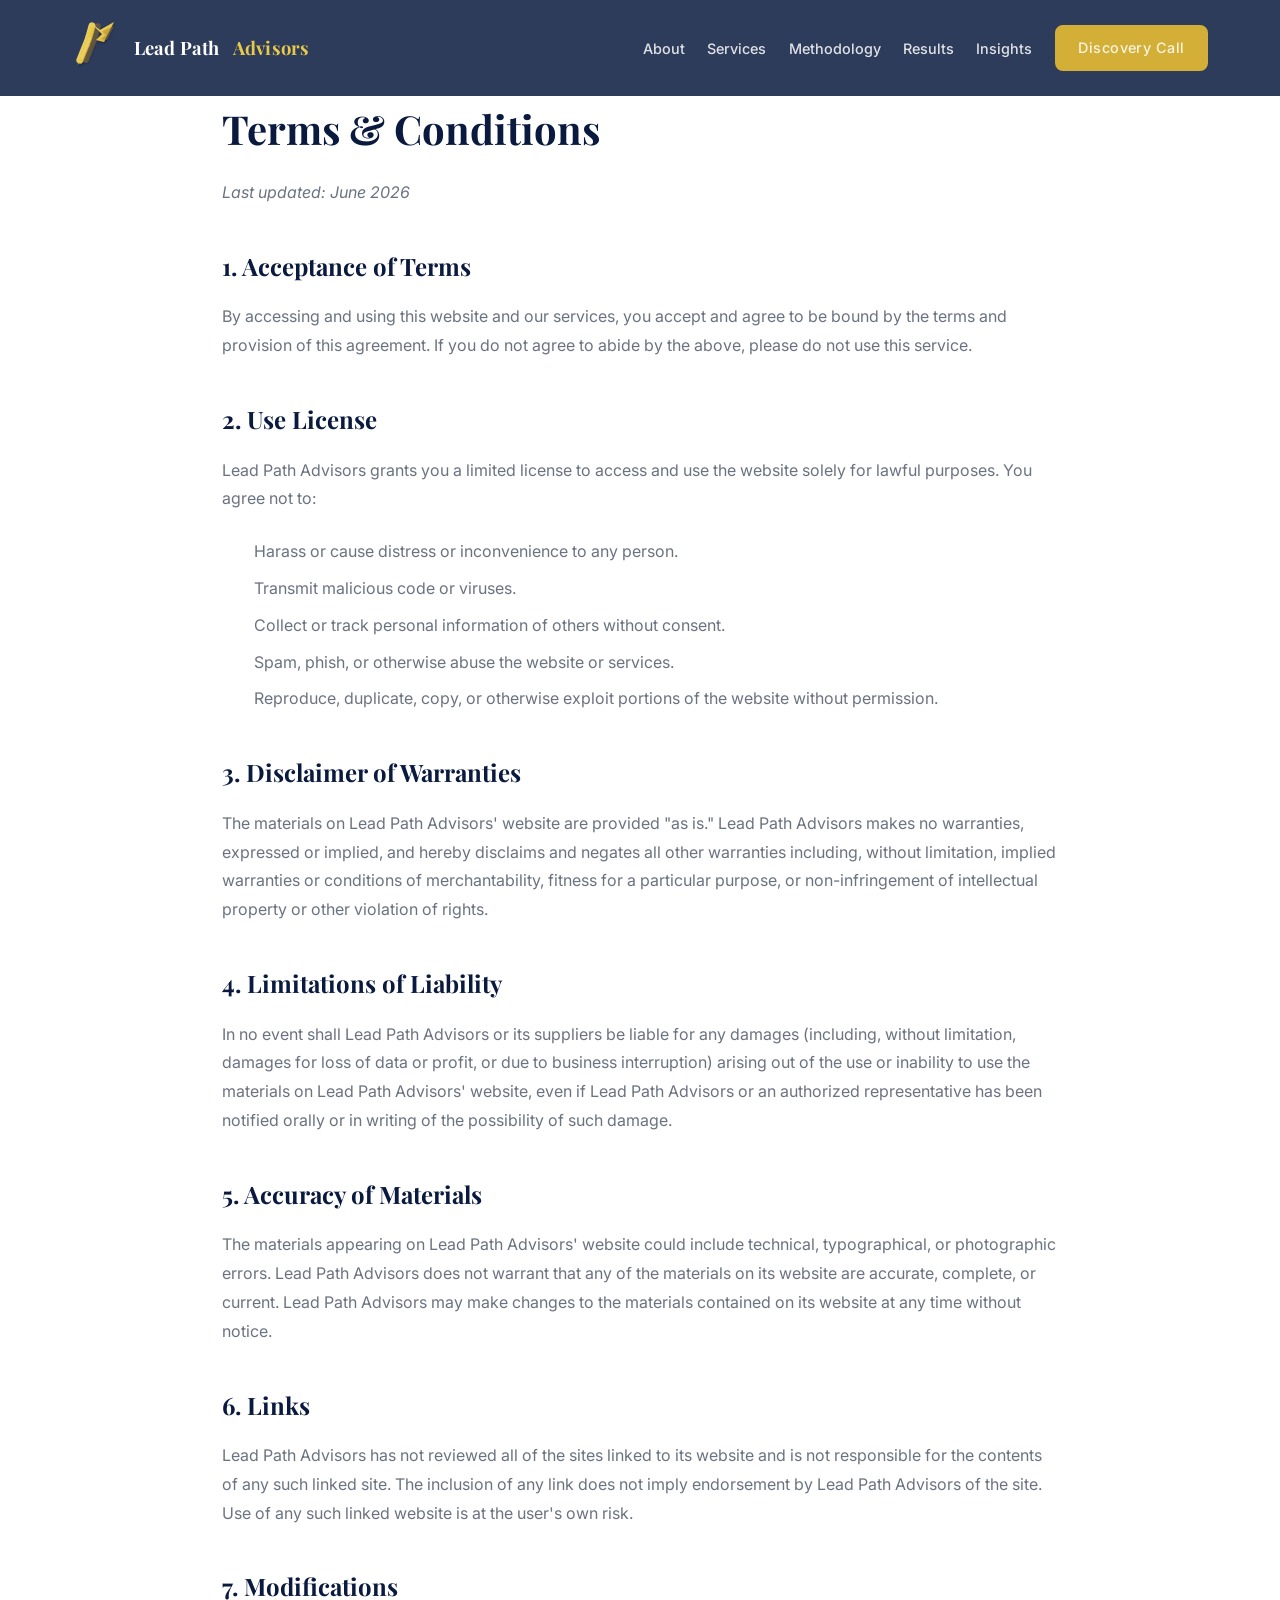
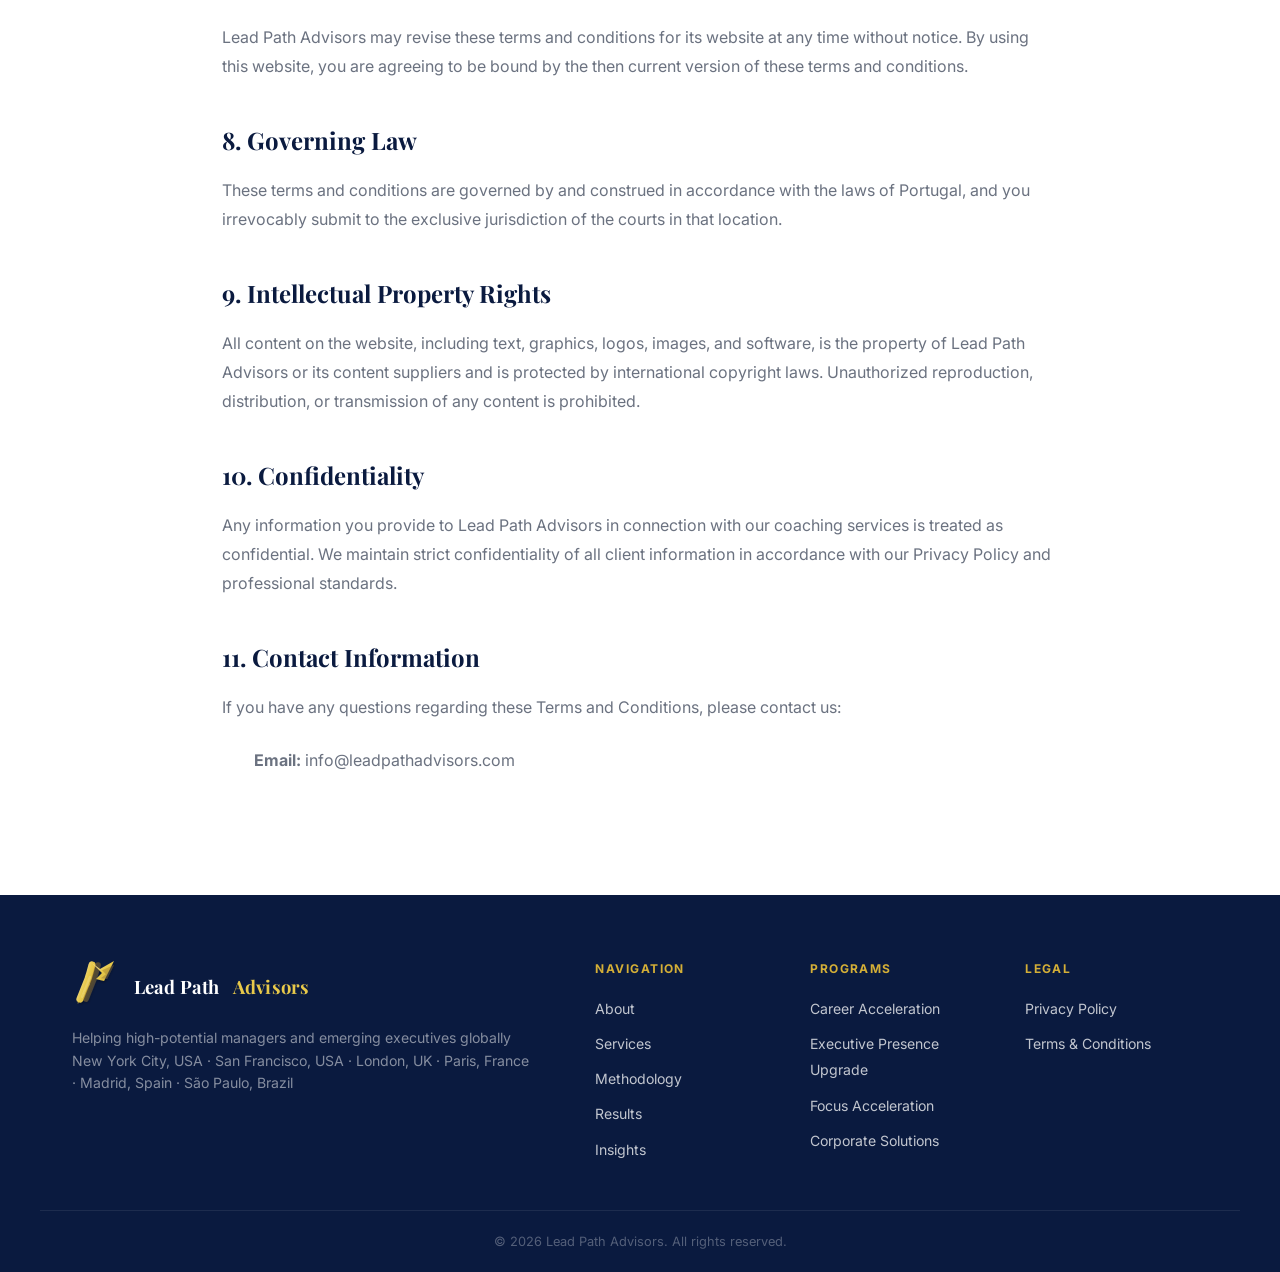
<file: terms.html>
<!DOCTYPE html>
<html lang="en">
<head>
  <meta charset="UTF-8" />
  <meta name="viewport" content="width=device-width, initial-scale=1.0" />
  <title>Terms &amp; Conditions | Lead Path Advisors</title>
  <meta name="description" content="Lead Path Advisors Terms and Conditions. Please read our terms carefully before using our services." />
  <meta name="robots" content="index, follow" />
  <link rel="canonical" href="https://leadpathadvisors.com/terms.html" />

  <link rel="preconnect" href="https://fonts.googleapis.com" />
  <link rel="preconnect" href="https://fonts.gstatic.com" crossorigin />
  <link href="https://fonts.googleapis.com/css2?family=Playfair+Display:wght@400;600;700&family=Inter:wght@300;400;500;600&display=swap" rel="stylesheet" />
  <link rel="stylesheet" href="styles.css" />
  <style>
    .legal-section {
      max-width: 900px;
      margin: 0 auto;
      padding: 6rem 2rem;
    }
    .legal-section h1 {
      font-family: var(--font-serif);
      font-size: 2.5rem;
      font-weight: 700;
      color: var(--navy);
      margin-bottom: 1rem;
    }
    .legal-section p {
      font-size: 1rem;
      color: var(--gray4);
      line-height: 1.8;
      margin-bottom: 1.5rem;
    }
    .legal-section h2 {
      font-family: var(--font-serif);
      font-size: 1.5rem;
      font-weight: 700;
      color: var(--navy);
      margin-top: 2.5rem;
      margin-bottom: 1rem;
    }
    .legal-section ul {
      margin-left: 2rem;
      margin-bottom: 1.5rem;
    }
    .legal-section li {
      color: var(--gray4);
      line-height: 1.8;
      margin-bottom: 0.5rem;
    }
    .last-updated {
      font-size: 0.9rem;
      color: var(--gray3);
      font-style: italic;
    }
  </style>

  <!-- Google tag (gtag.js) -->
  <script async src="https://www.googletagmanager.com/gtag/js?id=G-QB9WN0DEQQ"></script>
  <script>
    window.dataLayer = window.dataLayer || [];
    function gtag(){dataLayer.push(arguments);}
    gtag('js', new Date());

    gtag('config', 'G-QB9WN0DEQQ');
  </script>
</head>
<body>

  <!-- NAV -->
  <nav id="navbar">
    <div class="nav-inner">
      <a href="index.html" class="logo">
        <svg class="logo-icon" viewBox="0 0 120 140" xmlns="http://www.w3.org/2000/svg" aria-hidden="true">
          <defs>
            <linearGradient id="goldGrad" x1="0%" y1="0%" x2="100%" y2="100%">
              <stop offset="0%" style="stop-color:#F4E4C1;stop-opacity:1" />
              <stop offset="50%" style="stop-color:#E8C94A;stop-opacity:1" />
              <stop offset="100%" style="stop-color:#D4AF37;stop-opacity:1" />
            </linearGradient>
            <linearGradient id="darkGold" x1="0%" y1="0%" x2="100%" y2="100%">
              <stop offset="0%" style="stop-color:#B8860B;stop-opacity:1" />
              <stop offset="100%" style="stop-color:#6B5D4F;stop-opacity:1" />
            </linearGradient>
            <filter id="shadow" x="-50%" y="-50%" width="200%" height="200%">
              <feDropShadow dx="2" dy="4" stdDeviation="3" flood-opacity="0.3"/>
            </filter>
          </defs>
          <g filter="url(#shadow)">
            <path d="M 20 100 Q 30 75, 40 50 Q 45 35, 50 15" fill="none" stroke="url(#goldGrad)" stroke-width="18" stroke-linecap="round" stroke-linejoin="round"/>
            <path d="M 35 100 Q 45 75, 55 50 Q 60 35, 65 15" fill="none" stroke="url(#darkGold)" stroke-width="14" stroke-linecap="round" stroke-linejoin="round" opacity="0.5"/>
            <polygon points="50,10 75,35 60,50 80,55 105,5 70,25" fill="url(#goldGrad)"/>
            <polygon points="65,18 85,38 72,48 88,50 105,15 75,28" fill="url(#darkGold)" opacity="0.4"/>
            <path d="M 25 95 Q 35 70, 45 45" fill="none" stroke="rgba(255,255,255,0.3)" stroke-width="6" stroke-linecap="round" opacity="0.6"/>
          </g>
          <g opacity="0.5">
            <path d="M 15 110 Q 30 85, 45 60" fill="none" stroke="url(#goldGrad)" stroke-width="3" stroke-dasharray="5,5" stroke-linecap="round"/>
          </g>
        </svg>
        Lead Path<span> Advisors</span>
      </a>
      <ul class="nav-links">
        <li><a href="index.html#about" data-i18n="nav_about">About</a></li>
        <li><a href="index.html#services" data-i18n="nav_services">Services</a></li>
        <li><a href="index.html#science" data-i18n="nav_methodology">Methodology</a></li>
        <li><a href="index.html#testimonials" data-i18n="nav_results">Results</a></li>
        <li><a href="insights.html" data-i18n="nav_insights">Insights</a></li>
        <li><a href="index.html#contact" class="btn-nav" data-i18n="nav_cta">Discovery Call</a></li>
      </ul>
      <button class="hamburger" id="hamburger" aria-label="Menu">
        <span></span><span></span><span></span>
      </button>
    </div>
  </nav>

  <!-- LEGAL CONTENT -->
  <section class="legal-section">
    <h1>Terms &amp; Conditions</h1>
    <p class="last-updated">Last updated: June 2026</p>

    <h2>1. Acceptance of Terms</h2>
    <p>By accessing and using this website and our services, you accept and agree to be bound by the terms and provision of this agreement. If you do not agree to abide by the above, please do not use this service.</p>

    <h2>2. Use License</h2>
    <p>Lead Path Advisors grants you a limited license to access and use the website solely for lawful purposes. You agree not to:</p>
    <ul>
      <li>Harass or cause distress or inconvenience to any person.</li>
      <li>Transmit malicious code or viruses.</li>
      <li>Collect or track personal information of others without consent.</li>
      <li>Spam, phish, or otherwise abuse the website or services.</li>
      <li>Reproduce, duplicate, copy, or otherwise exploit portions of the website without permission.</li>
    </ul>

    <h2>3. Disclaimer of Warranties</h2>
    <p>The materials on Lead Path Advisors' website are provided "as is." Lead Path Advisors makes no warranties, expressed or implied, and hereby disclaims and negates all other warranties including, without limitation, implied warranties or conditions of merchantability, fitness for a particular purpose, or non-infringement of intellectual property or other violation of rights.</p>

    <h2>4. Limitations of Liability</h2>
    <p>In no event shall Lead Path Advisors or its suppliers be liable for any damages (including, without limitation, damages for loss of data or profit, or due to business interruption) arising out of the use or inability to use the materials on Lead Path Advisors' website, even if Lead Path Advisors or an authorized representative has been notified orally or in writing of the possibility of such damage.</p>

    <h2>5. Accuracy of Materials</h2>
    <p>The materials appearing on Lead Path Advisors' website could include technical, typographical, or photographic errors. Lead Path Advisors does not warrant that any of the materials on its website are accurate, complete, or current. Lead Path Advisors may make changes to the materials contained on its website at any time without notice.</p>

    <h2>6. Links</h2>
    <p>Lead Path Advisors has not reviewed all of the sites linked to its website and is not responsible for the contents of any such linked site. The inclusion of any link does not imply endorsement by Lead Path Advisors of the site. Use of any such linked website is at the user's own risk.</p>

    <h2>7. Modifications</h2>
    <p>Lead Path Advisors may revise these terms and conditions for its website at any time without notice. By using this website, you are agreeing to be bound by the then current version of these terms and conditions.</p>

    <h2>8. Governing Law</h2>
    <p>These terms and conditions are governed by and construed in accordance with the laws of Portugal, and you irrevocably submit to the exclusive jurisdiction of the courts in that location.</p>

    <h2>9. Intellectual Property Rights</h2>
    <p>All content on the website, including text, graphics, logos, images, and software, is the property of Lead Path Advisors or its content suppliers and is protected by international copyright laws. Unauthorized reproduction, distribution, or transmission of any content is prohibited.</p>

    <h2>10. Confidentiality</h2>
    <p>Any information you provide to Lead Path Advisors in connection with our coaching services is treated as confidential. We maintain strict confidentiality of all client information in accordance with our Privacy Policy and professional standards.</p>

    <h2>11. Contact Information</h2>
    <p>If you have any questions regarding these Terms and Conditions, please contact us:</p>
    <ul>
      <li><strong>Email:</strong> <a href="mailto:info@leadpathadvisors.com">info@leadpathadvisors.com</a></li>
    </ul>
  </section>

  <!-- FOOTER -->
  <footer class="footer">
    <div class="container footer-inner">
      <div class="footer-brand">
        <a href="index.html" class="logo">
          <svg class="logo-icon" viewBox="0 0 120 140" xmlns="http://www.w3.org/2000/svg" aria-hidden="true">
            <defs>
              <linearGradient id="goldGrad" x1="0%" y1="0%" x2="100%" y2="100%">
                <stop offset="0%" style="stop-color:#F4E4C1;stop-opacity:1" />
                <stop offset="50%" style="stop-color:#E8C94A;stop-opacity:1" />
                <stop offset="100%" style="stop-color:#D4AF37;stop-opacity:1" />
              </linearGradient>
              <linearGradient id="darkGold" x1="0%" y1="0%" x2="100%" y2="100%">
                <stop offset="0%" style="stop-color:#B8860B;stop-opacity:1" />
                <stop offset="100%" style="stop-color:#6B5D4F;stop-opacity:1" />
              </linearGradient>
              <filter id="shadow" x="-50%" y="-50%" width="200%" height="200%">
                <feDropShadow dx="2" dy="4" stdDeviation="3" flood-opacity="0.3"/>
              </filter>
            </defs>
            <g filter="url(#shadow)">
              <path d="M 20 100 Q 30 75, 40 50 Q 45 35, 50 15" fill="none" stroke="url(#goldGrad)" stroke-width="18" stroke-linecap="round" stroke-linejoin="round"/>
              <path d="M 35 100 Q 45 75, 55 50 Q 60 35, 65 15" fill="none" stroke="url(#darkGold)" stroke-width="14" stroke-linecap="round" stroke-linejoin="round" opacity="0.5"/>
              <polygon points="50,10 75,35 60,50 80,55 105,5 70,25" fill="url(#goldGrad)"/>
              <polygon points="65,18 85,38 72,48 88,50 105,15 75,28" fill="url(#darkGold)" opacity="0.4"/>
              <path d="M 25 95 Q 35 70, 45 45" fill="none" stroke="rgba(255,255,255,0.3)" stroke-width="6" stroke-linecap="round" opacity="0.6"/>
            </g>
            <g opacity="0.5">
              <path d="M 15 110 Q 30 85, 45 60" fill="none" stroke="url(#goldGrad)" stroke-width="3" stroke-dasharray="5,5" stroke-linecap="round"/>
            </g>
          </svg>
          Lead Path<span> Advisors</span>
        </a>
        <p>Helping high-potential managers and emerging executives globally</p>
        <p data-i18n="ct_location">New York City, USA · San Francisco, USA · London, UK · Paris, France · Madrid, Spain · São Paulo, Brazil</p>
      </div>
      <div class="footer-links">
        <div class="footer-col">
          <h5 data-i18n="ft_nav">Navigation</h5>
          <ul>
            <li><a href="index.html#about" data-i18n="nav_about">About</a></li>
            <li><a href="index.html#services" data-i18n="nav_services">Services</a></li>
            <li><a href="index.html#science" data-i18n="nav_methodology">Methodology</a></li>
            <li><a href="index.html#testimonials" data-i18n="nav_results">Results</a></li>
            <li><a href="insights.html" data-i18n="nav_insights">Insights</a></li>
          </ul>
        </div>
        <div class="footer-col">
          <h5 data-i18n="ft_prog">Programs</h5>
          <ul>
            <li><a href="index.html#services" data-i18n="s1_title">Career Acceleration</a></li>
            <li><a href="index.html#services" data-i18n="s2_title">Executive Presence Upgrade</a></li>
            <li><a href="index.html#services" data-i18n="s4_title">Focus Acceleration</a></li>
            <li><a href="corporate-solutions.html" data-i18n="s3_title">Corporate Solutions</a></li>
          </ul>
        </div>
        <div class="footer-col">
          <h5 data-i18n="ft_legal">Legal</h5>
          <ul>
            <li><a href="privacy.html" data-i18n="ft_privacy">Privacy Policy</a></li>
            <li><a href="terms.html" data-i18n="ft_terms">Terms &amp; Conditions</a></li>
          </ul>
        </div>
      </div>
    </div>
    <div class="footer-bottom">
      <p>© 2026 Lead Path Advisors. All rights reserved.</p>
    </div>
  </footer>

  <script src="script.js"></script>
</body>
</html>
</file>
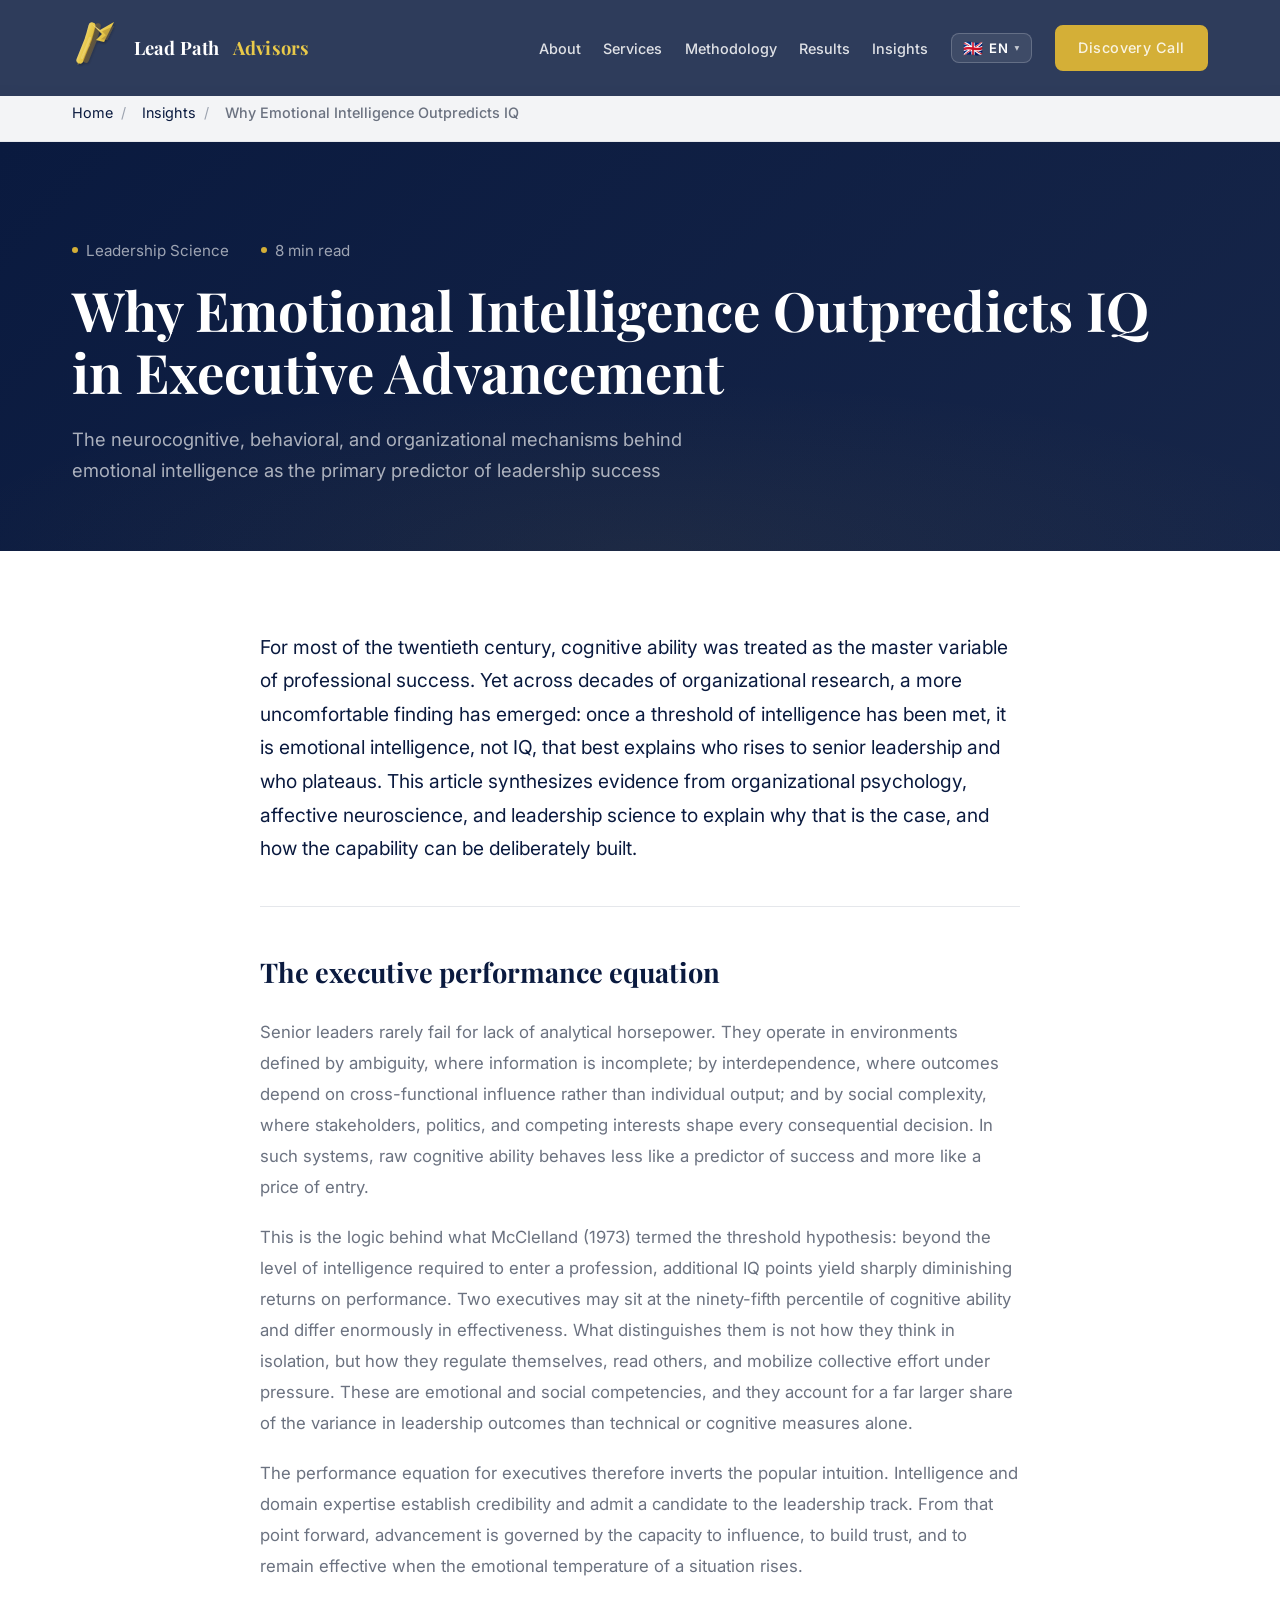
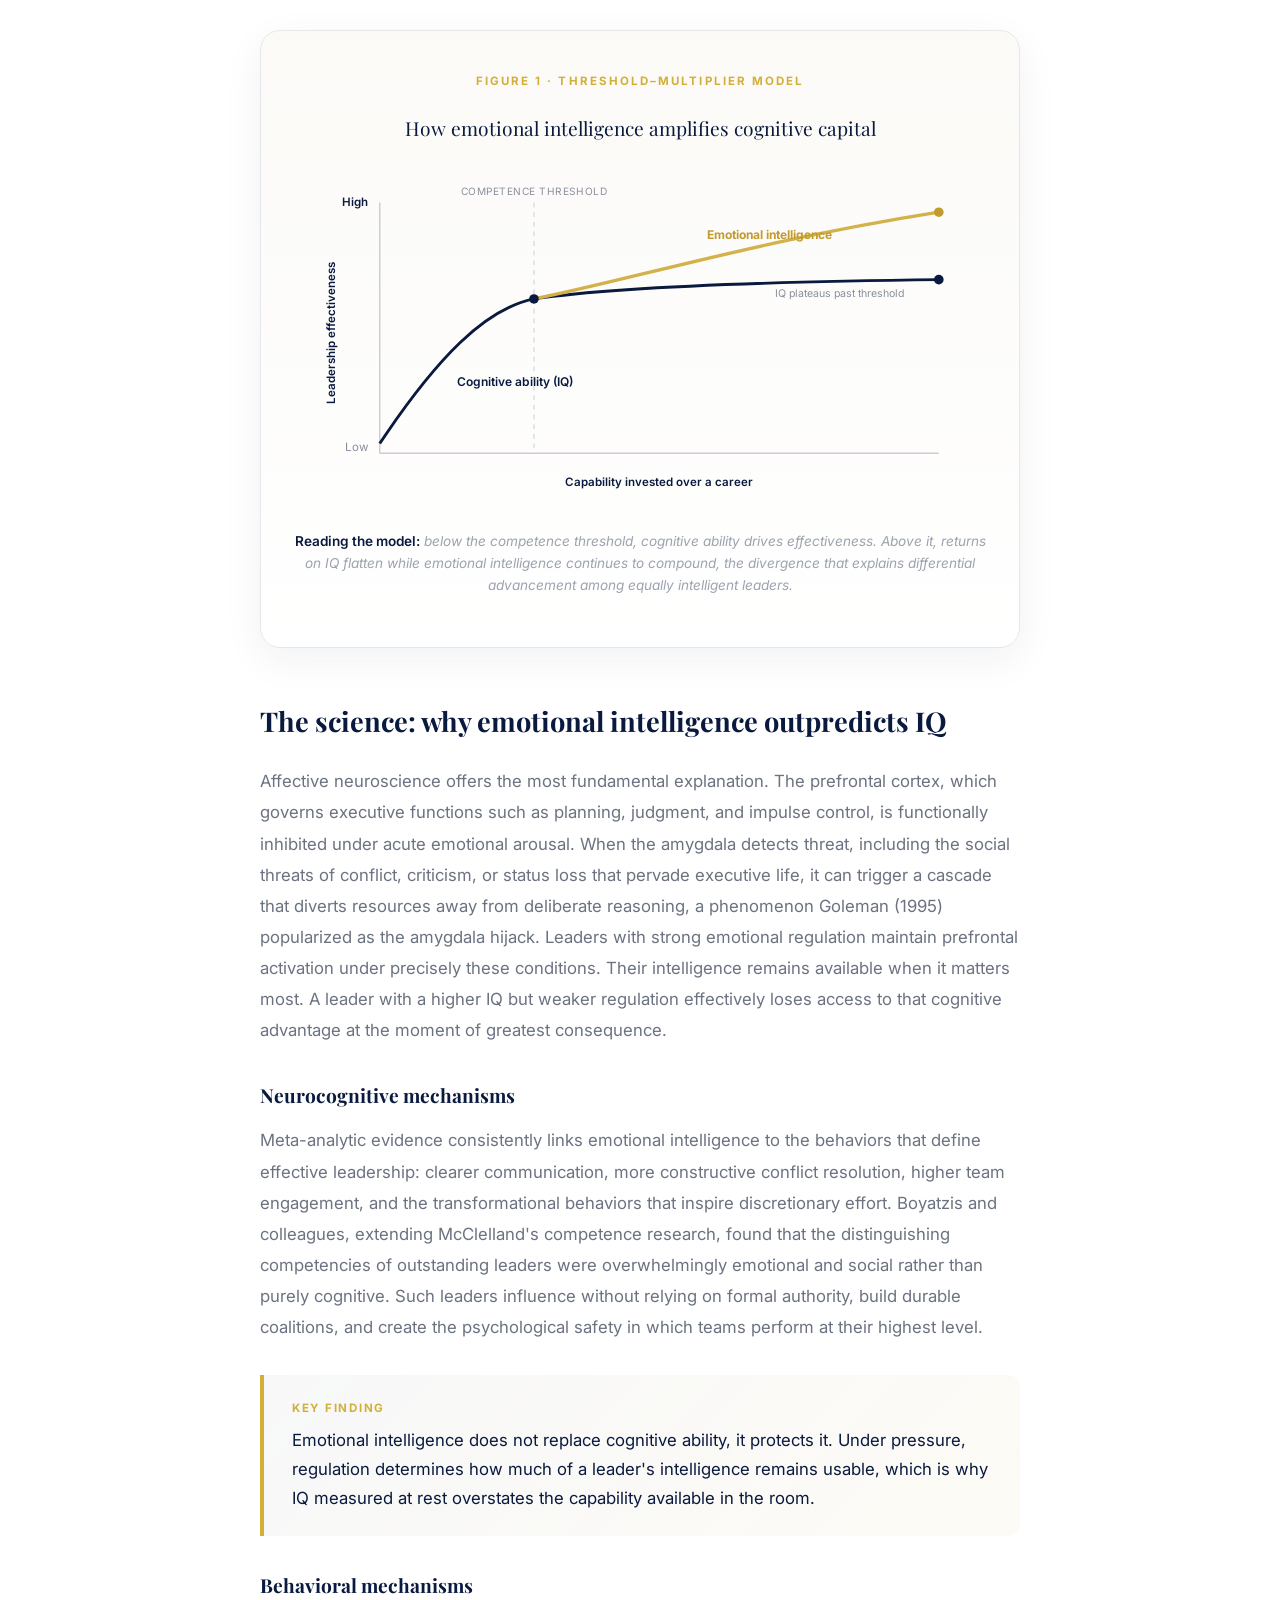
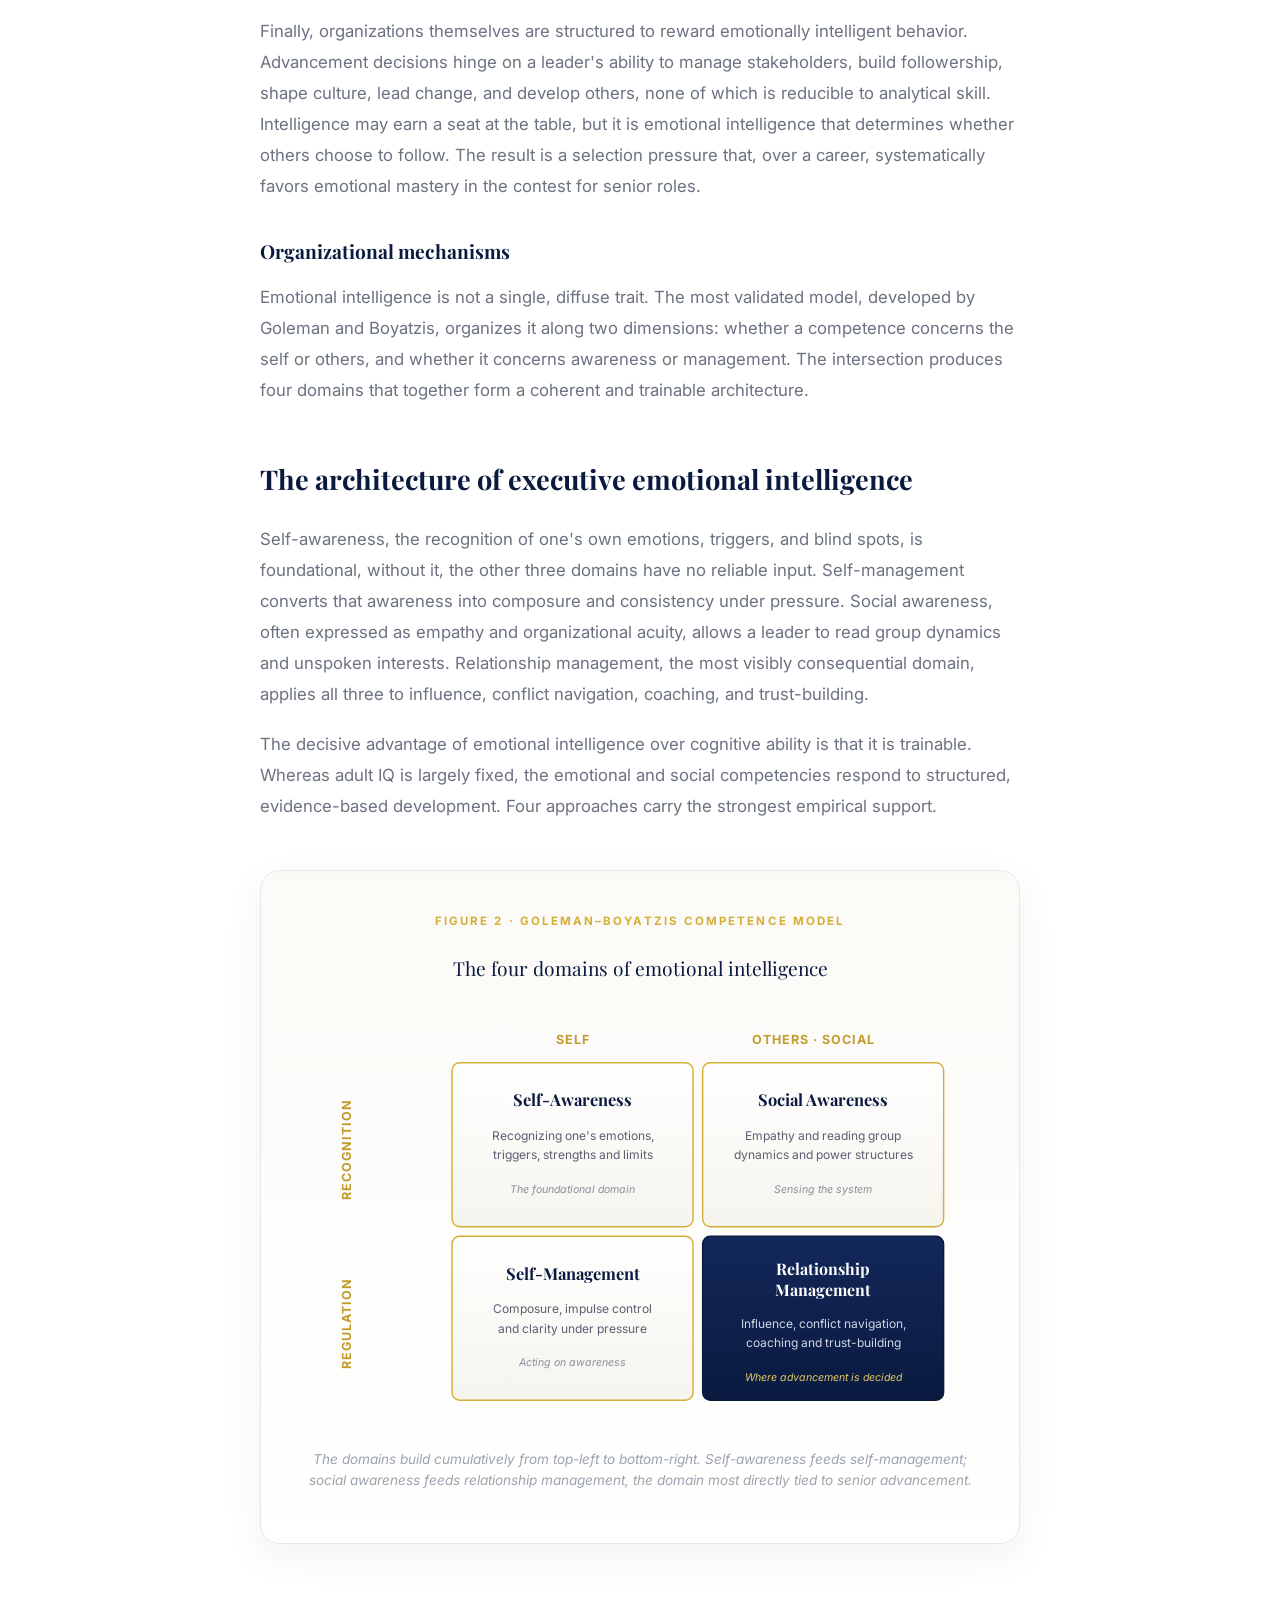
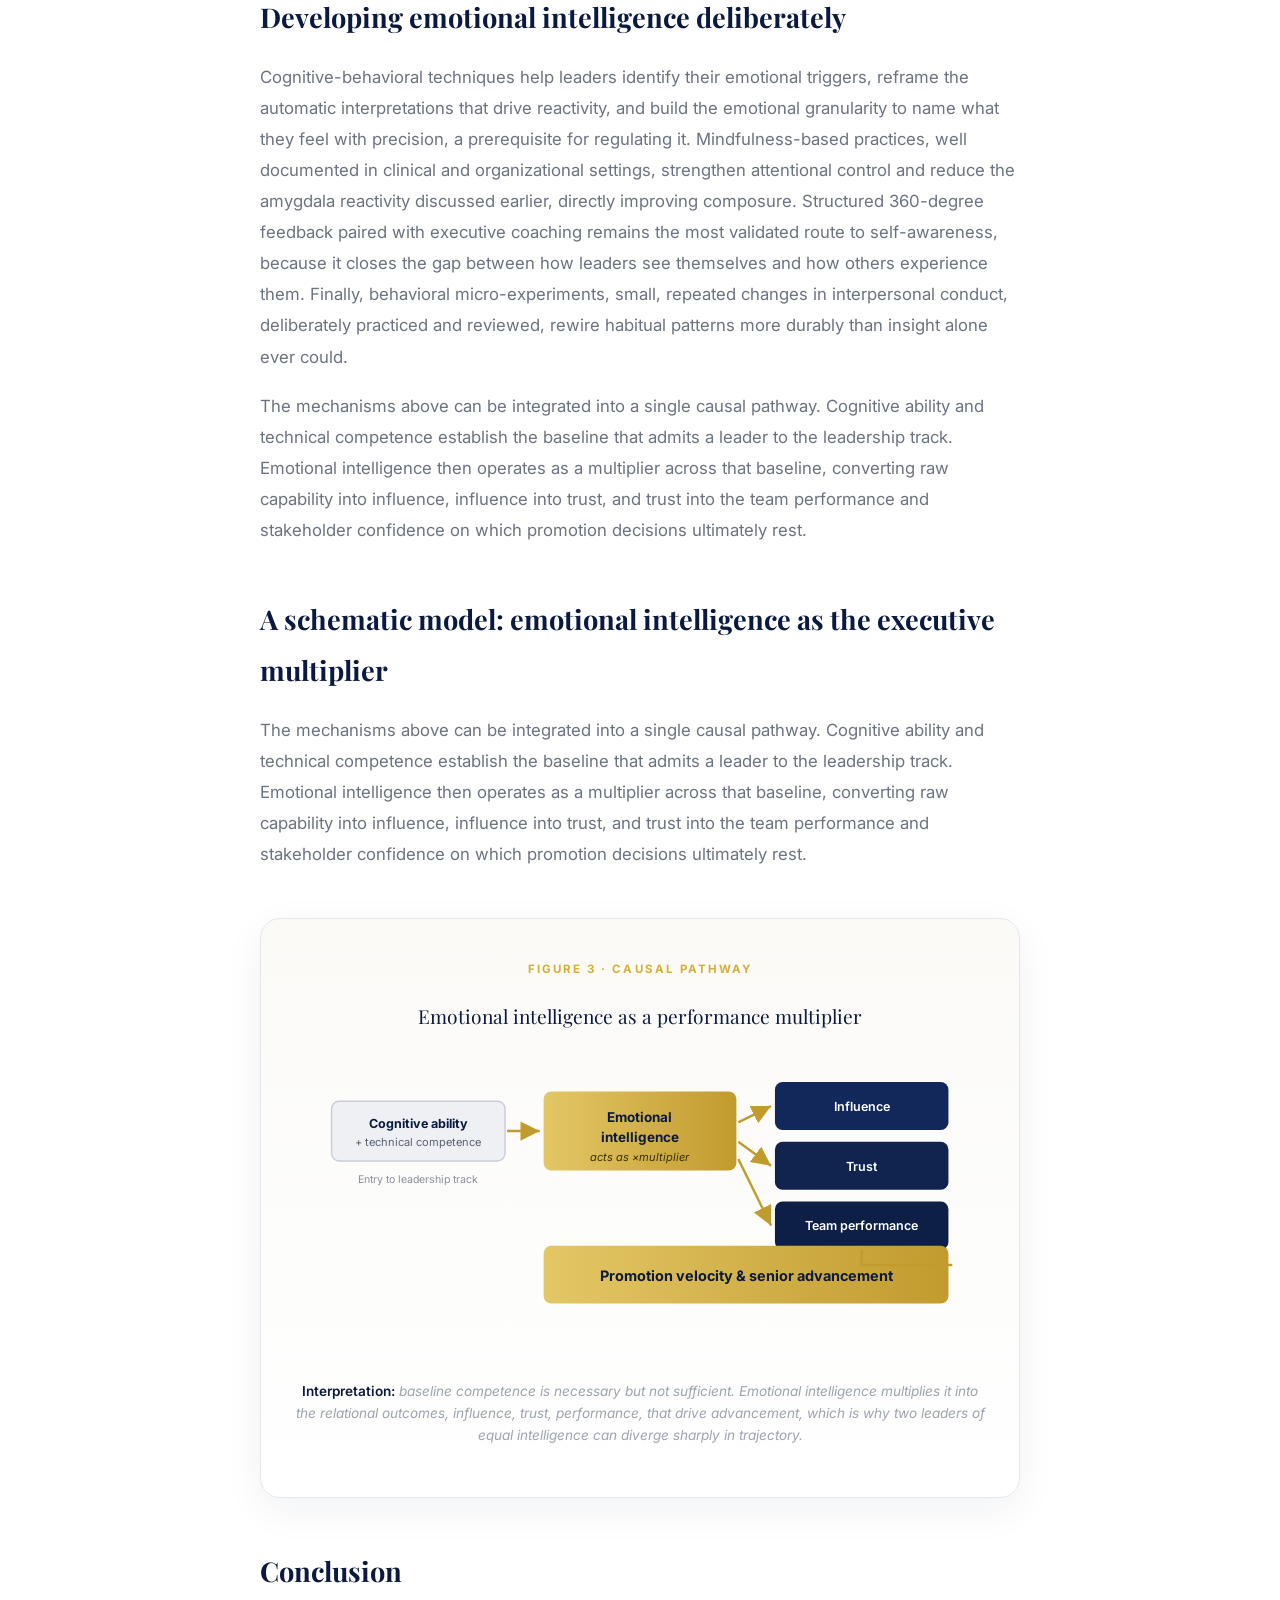
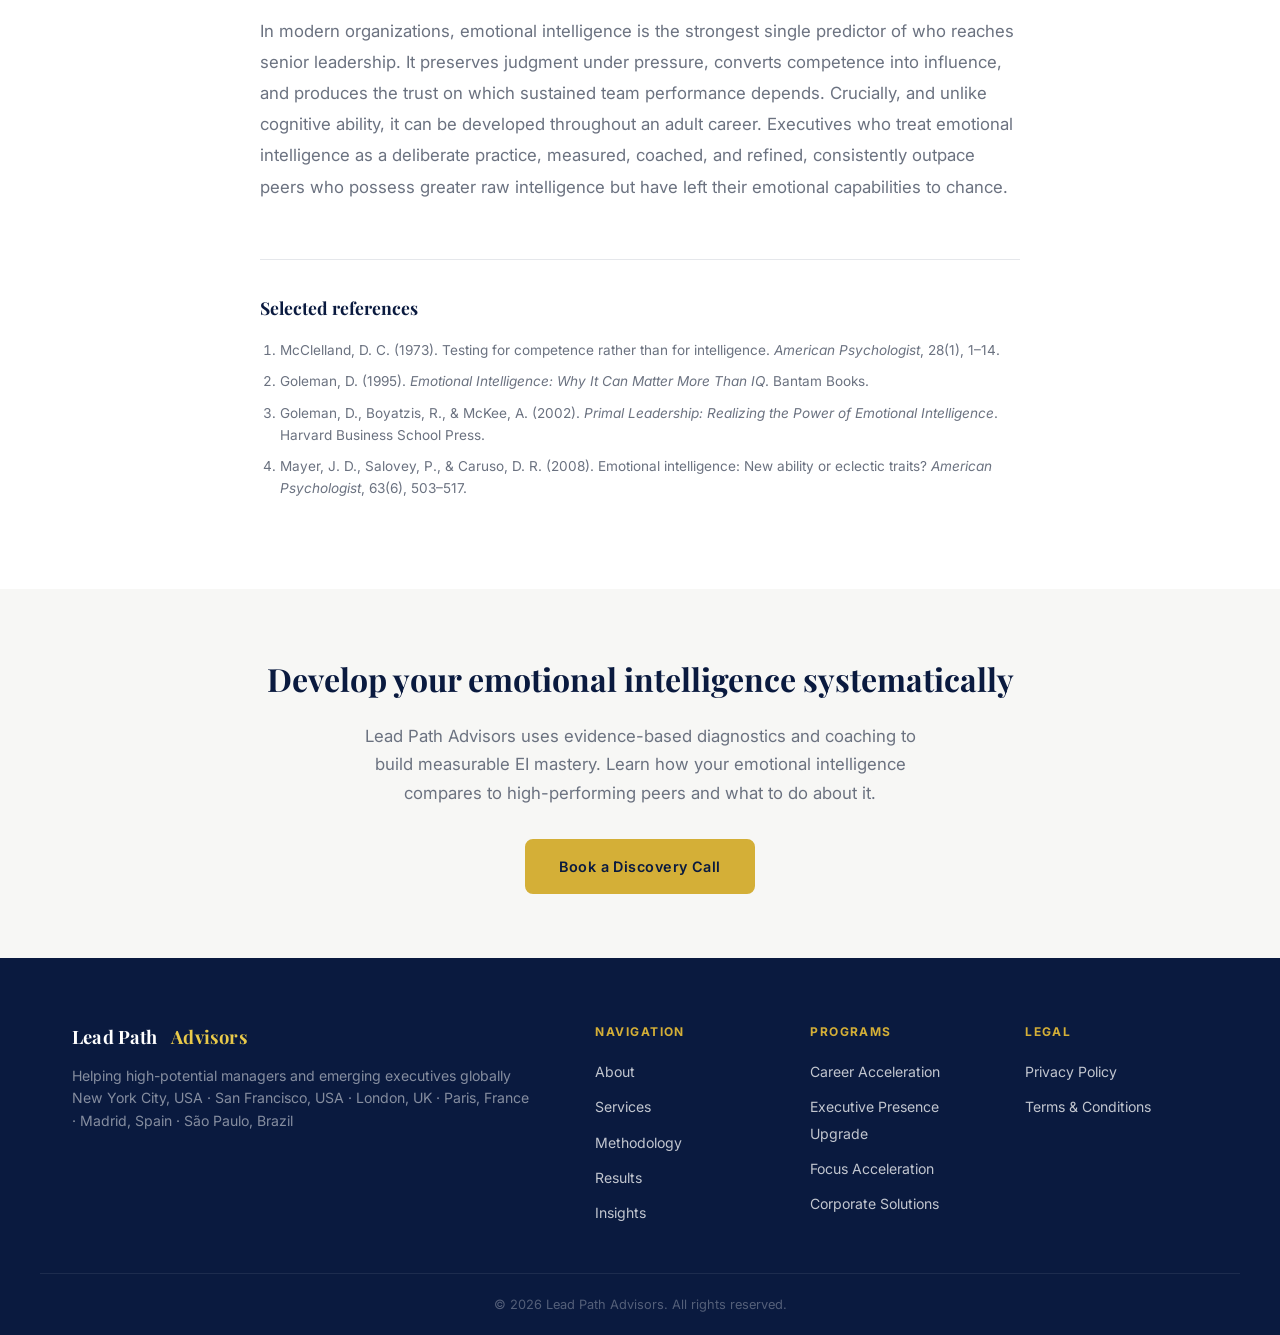
<file: why-emotional-intelligence-outpredicts-iq.html>
<!DOCTYPE html>
<html lang="en">
<head>
  <meta charset="UTF-8" />
  <meta name="viewport" content="width=device-width, initial-scale=1.0" />
  <title>Why Emotional Intelligence Outpredicts IQ in Executive Leadership | Career Advancement Guide</title>
  <meta name="description" content="Discover why emotional intelligence outpredicts IQ in executive advancement. Explore the neurocognitive mechanisms, behavioral evidence, and organizational factors that drive leadership success and career acceleration." />
  <meta name="robots" content="index, follow" />
  <link rel="canonical" href="https://leadpathadvisors.com/why-emotional-intelligence-outpredicts-iq.html" />

  <!-- hreflang for multi-language SEO -->
  <link rel="alternate" hreflang="en" href="https://leadpathadvisors.com/why-emotional-intelligence-outpredicts-iq.html" />
  <link rel="alternate" hreflang="pt" href="https://leadpathadvisors.com/why-emotional-intelligence-outpredicts-iq.html?lang=pt" />
  <link rel="alternate" hreflang="es" href="https://leadpathadvisors.com/why-emotional-intelligence-outpredicts-iq.html?lang=es" />
  <link rel="alternate" hreflang="fr" href="https://leadpathadvisors.com/why-emotional-intelligence-outpredicts-iq.html?lang=fr" />
  <link rel="alternate" hreflang="x-default" href="https://leadpathadvisors.com/why-emotional-intelligence-outpredicts-iq.html" />

  <!-- Open Graph -->
  <meta property="og:type"        content="article" />
  <meta property="og:url"         content="https://leadpathadvisors.com/why-emotional-intelligence-outpredicts-iq.html" />
  <meta property="og:title"       content="Why Emotional Intelligence Outpredicts IQ | Lead Path Advisors" />
  <meta property="og:description" content="Discover why emotional intelligence outpredicts IQ in executive advancement. Learn the science-backed mechanisms and develop your EI deliberately." />
  <meta property="og:image"       content="https://leadpathadvisors.com/og-image.jpg" />
  <meta property="og:locale"      content="en_GB" />

  <!-- Twitter Card -->
  <meta name="twitter:card"        content="summary_large_image" />
  <meta name="twitter:title"       content="Why Emotional Intelligence Outpredicts IQ | Lead Path Advisors" />
  <meta name="twitter:description" content="The neurocognitive science of emotional intelligence and its role in executive advancement and leadership success." />
  <meta name="twitter:image"       content="https://leadpathadvisors.com/og-image.jpg" />
  <link rel="preconnect" href="https://fonts.googleapis.com" />
  <link rel="preconnect" href="https://fonts.gstatic.com" crossorigin />
  <link href="https://fonts.googleapis.com/css2?family=Playfair+Display:wght@400;600;700&family=Inter:wght@300;400;500;600&display=swap" rel="stylesheet" />
  <link rel="stylesheet" href="styles.css" />
  <style>
    .article-hero { background: linear-gradient(135deg, var(--navy) 0%, rgba(10,26,63,.95) 100%); padding: 6rem 0 4rem; position: relative; overflow: hidden; }
    .article-hero::before { content: ''; position: absolute; inset: 0; background: radial-gradient(ellipse 80% 60% at 50% 100%, rgba(212,175,55,.06) 0%, transparent 70%); pointer-events: none; }
    .article-hero-content { position: relative; z-index: 1; }
    .article-hero h1 { font-family: var(--font-serif); font-size: clamp(2rem, 5vw, 3.4rem); color: var(--white); line-height: 1.15; margin-bottom: 1.25rem; }
    .article-hero h1 em { color: var(--gold); font-style: italic; }
    .article-meta { display: flex; gap: 2rem; flex-wrap: wrap; color: rgba(255,255,255,.6); font-size: .95rem; margin-bottom: 1rem; }
    .article-meta-item { display: flex; align-items: center; gap: .5rem; }
    .article-meta-dot { width: 6px; height: 6px; border-radius: 50%; background: var(--gold); }
    .article-subtitle { font-size: 1.15rem; color: rgba(255,255,255,.65); max-width: 680px; line-height: 1.7; }

    .article-content { background: var(--white); padding: 5rem 0; }
    .article-body { max-width: 760px; margin: 0 auto; font-size: 1.05rem; line-height: 1.85; color: var(--gray4); }
    .article-lead { font-size: 1.2rem; line-height: 1.75; color: var(--navy); font-weight: 400; margin-bottom: 2.5rem; padding-bottom: 2.5rem; border-bottom: 1px solid var(--gray2); }
    .article-section { margin-bottom: 3rem; }
    .article-section h2 { font-family: var(--font-serif); font-size: 1.7rem; color: var(--navy); margin-bottom: 1.25rem; }
    .article-section h2 .sec-num { color: var(--gold); font-size: 1.1rem; display: block; letter-spacing: .15em; margin-bottom: .35rem; font-family: var(--font-sans, 'Inter'); font-weight: 600; }
    .article-section h3 { font-family: var(--font-serif); font-size: 1.2rem; color: var(--navy); margin: 2rem 0 .75rem; }
    .article-section p { margin-bottom: 1.15rem; }
    .article-section strong { color: var(--navy); font-weight: 600; }
    .article-section em.term { font-style: italic; color: var(--navy); }

    .key-finding { background: linear-gradient(135deg, rgba(10,26,63,.03), rgba(212,175,55,.05)); border-left: 4px solid var(--gold); border-radius: 0 var(--r-md) var(--r-md) 0; padding: 1.5rem 1.75rem; margin: 2rem 0; }
    .key-finding .kf-label { font-size: .72rem; letter-spacing: .15em; text-transform: uppercase; color: var(--gold); font-weight: 700; margin-bottom: .5rem; }
    .key-finding p { margin: 0; color: var(--navy); font-size: 1.05rem; line-height: 1.7; }

    .figure { margin: 3rem 0; }
    .figure-frame { background: linear-gradient(180deg, #fbfaf7 0%, #ffffff 100%); border: 1px solid var(--gray2); border-radius: var(--r-lg); padding: 2.5rem 2rem 2rem; box-shadow: 0 12px 40px rgba(10,26,63,.06); }
    .figure-eyebrow { font-size: .72rem; letter-spacing: .18em; text-transform: uppercase; color: var(--gold); font-weight: 700; text-align: center; margin-bottom: .35rem; }
    .figure-title { font-family: var(--font-serif); font-size: 1.2rem; color: var(--navy); text-align: center; margin-bottom: 1.75rem; }
    .figure svg { width: 100%; height: auto; display: block; }
    .figure-caption { font-size: .85rem; color: var(--gray3, #8a8f9c); line-height: 1.6; margin-top: 1.25rem; text-align: center; font-style: italic; }
    .figure-caption strong { color: var(--navy); font-style: normal; }

    .references { margin-top: 3.5rem; padding-top: 2rem; border-top: 1px solid var(--gray2); }
    .references h3 { font-family: var(--font-serif); font-size: 1.1rem; color: var(--navy); margin-bottom: 1rem; }
    .references ol { margin: 0; padding-left: 1.25rem; }
    .references li { font-size: .85rem; color: var(--gray4); line-height: 1.6; margin-bottom: .6rem; }

    .article-cta { background: var(--off); padding: 4rem 0; text-align: center; }
    .article-cta h2 { font-family: var(--font-serif); font-size: 2rem; color: var(--navy); margin-bottom: 1rem; }
    .article-cta p { font-size: 1.05rem; color: var(--gray4); max-width: 560px; margin: 0 auto 2rem; line-height: 1.7; }

    @media (max-width: 768px) {
      .article-hero { padding: 4rem 0 3rem; }
      .article-content { padding: 3rem 0; }
      .figure-frame { padding: 1.5rem 1rem 1.25rem; }
    }
  </style>

  <!-- Schema: Article -->
  <script type="application/ld+json">
  {
    "@context": "https://schema.org",
    "@type": "Article",
    "headline": "Why Emotional Intelligence Outpredicts IQ in Executive Advancement",
    "description": "Discover why emotional intelligence outpredicts IQ in executive advancement. Explore the neurocognitive mechanisms, behavioral evidence, and organizational factors.",
    "image": "https://leadpathadvisors.com/og-image.jpg",
    "author": [
      {
        "@type": "Person",
        "name": "David Furtado",
        "description": "Senior Executive Career Strategist"
      },
      {
        "@type": "Organization",
        "name": "Lead Path Advisors"
      }
    ],
    "publisher": {
      "@type": "Organization",
      "name": "Lead Path Advisors",
      "logo": {
        "@type": "ImageObject",
        "url": "https://leadpathadvisors.com/logo.png"
      }
    },
    "datePublished": "2024-01-15",
    "dateModified": "2026-06-13",
    "mentions": [
      { "@type": "Thing", "name": "Emotional Intelligence" },
      { "@type": "Thing", "name": "Executive Leadership" },
      { "@type": "Thing", "name": "Organizational Psychology" },
      { "@type": "Thing", "name": "Neurocognitive Science" },
      { "@type": "Thing", "name": "Career Advancement" }
    ]
  }
  </script>

  <!-- Schema: BreadcrumbList -->
  <script type="application/ld+json">
  {
    "@context": "https://schema.org",
    "@type": "BreadcrumbList",
    "itemListElement": [
      {
        "@type": "ListItem",
        "position": 1,
        "name": "Home",
        "item": "https://leadpathadvisors.com/"
      },
      {
        "@type": "ListItem",
        "position": 2,
        "name": "Insights",
        "item": "https://leadpathadvisors.com/insights.html"
      },
      {
        "@type": "ListItem",
        "position": 3,
        "name": "Why Emotional Intelligence Outpredicts IQ",
        "item": "https://leadpathadvisors.com/why-emotional-intelligence-outpredicts-iq.html"
      }
    ]
  }
  </script>

  <!-- Google tag (gtag.js) -->
  <script async src="https://www.googletagmanager.com/gtag/js?id=G-QB9WN0DEQQ"></script>
  <script>
    window.dataLayer = window.dataLayer || [];
    function gtag(){dataLayer.push(arguments);}
    gtag('js', new Date());

    gtag('config', 'G-QB9WN0DEQQ');
  </script>
</head>
<body>

  <!-- NAV -->
  <nav id="navbar">
    <div class="nav-inner">
      <a href="index.html" class="logo">
        <svg class="logo-icon" viewBox="0 0 120 140" xmlns="http://www.w3.org/2000/svg" aria-hidden="true">
          <defs>
            <linearGradient id="goldGrad" x1="0%" y1="0%" x2="100%" y2="100%">
              <stop offset="0%" style="stop-color:#F4E4C1;stop-opacity:1" />
              <stop offset="50%" style="stop-color:#E8C94A;stop-opacity:1" />
              <stop offset="100%" style="stop-color:#D4AF37;stop-opacity:1" />
            </linearGradient>
            <linearGradient id="darkGold" x1="0%" y1="0%" x2="100%" y2="100%">
              <stop offset="0%" style="stop-color:#B8860B;stop-opacity:1" />
              <stop offset="100%" style="stop-color:#6B5D4F;stop-opacity:1" />
            </linearGradient>
            <filter id="shadow" x="-50%" y="-50%" width="200%" height="200%">
              <feDropShadow dx="2" dy="4" stdDeviation="3" flood-opacity="0.3"/>
            </filter>
          </defs>
          <g filter="url(#shadow)">
            <path d="M 20 100 Q 30 75, 40 50 Q 45 35, 50 15" fill="none" stroke="url(#goldGrad)" stroke-width="18" stroke-linecap="round" stroke-linejoin="round"/>
            <path d="M 35 100 Q 45 75, 55 50 Q 60 35, 65 15" fill="none" stroke="url(#darkGold)" stroke-width="14" stroke-linecap="round" stroke-linejoin="round" opacity="0.5"/>
            <polygon points="50,10 75,35 60,50 80,55 105,5 70,25" fill="url(#goldGrad)"/>
            <polygon points="65,18 85,38 72,48 88,50 105,15 75,28" fill="url(#darkGold)" opacity="0.4"/>
            <path d="M 25 95 Q 35 70, 45 45" fill="none" stroke="rgba(255,255,255,0.3)" stroke-width="6" stroke-linecap="round" opacity="0.6"/>
          </g>
          <g opacity="0.5">
            <path d="M 15 110 Q 30 85, 45 60" fill="none" stroke="url(#goldGrad)" stroke-width="3" stroke-dasharray="5,5" stroke-linecap="round"/>
          </g>
        </svg>
        Lead Path<span> Advisors</span>
      </a>
      <ul class="nav-links">
        <li><a href="index.html#about"        data-i18n="nav_about">About</a></li>
        <li><a href="index.html#services"     data-i18n="nav_services">Services</a></li>
        <li><a href="index.html#science"      data-i18n="nav_methodology">Methodology</a></li>
        <li><a href="index.html#testimonials" data-i18n="nav_results">Results</a></li>
        <li><a href="insights.html" data-i18n="nav_insights">Insights</a></li>
        <li>
          <div class="lang-switcher" id="langSwitcher">
            <button class="lang-btn" id="langToggle" aria-haspopup="true" aria-expanded="false">
              <span class="lang-flag" id="langFlag">🇬🇧</span>
              <span class="lang-code" id="langCode">EN</span>
              <span class="lang-caret">▾</span>
            </button>
            <ul class="lang-dropdown" id="langDropdown" role="menu">
              <li><button data-lang="en" role="menuitem"><span>🇬🇧</span> English</button></li>
              <li><button data-lang="pt" role="menuitem"><span>🇵🇹</span> Português</button></li>
              <li><button data-lang="es" role="menuitem"><span>🇪🇸</span> Español</span></button></li>
              <li><button data-lang="fr" role="menuitem"><span>🇫🇷</span> Français</button></li>
            </ul>
          </div>
        </li>
        <li><a href="index.html#contact" class="btn-nav" data-i18n="nav_cta">Discovery Call</a></li>
      </ul>
      <button class="hamburger" id="hamburger" aria-label="Menu">
        <span></span><span></span><span></span>
      </button>
    </div>
  </nav>

  <!-- BREADCRUMB NAVIGATION -->
  <nav class="breadcrumb-nav" aria-label="Breadcrumb">
    <div class="container">
      <ol class="breadcrumb-list">
        <li><a href="index.html" data-i18n="shared_home">Home</a></li>
        <li><a href="insights.html" data-i18n="nav_insights">Insights</a></li>
        <li aria-current="page" data-i18n="a1_breadcrumb">Why Emotional Intelligence Outpredicts IQ</li>
      </ol>
    </div>
  </nav>

  <!-- HERO -->
  <section class="article-hero">
    <div class="container">
      <div class="article-hero-content">
        <div class="article-meta">
          <div class="article-meta-item"><span class="article-meta-dot"></span><span data-i18n="a1_meta_category">Leadership Science</span></div>
          <div class="article-meta-item"><span class="article-meta-dot"></span><span data-i18n="a1_meta_read_time">8 min read</span></div>
        </div>
        <h1 data-i18n="a1_title">Why Emotional Intelligence <em>Outpredicts IQ</em> in Executive Advancement</h1>
        <p class="article-subtitle" data-i18n="a1_subtitle">The neurocognitive, behavioral, and organizational mechanisms behind emotional intelligence as the primary predictor of leadership success</p>
      </div>
    </div>
  </section>

  <!-- CONTENT -->
  <section class="article-content">
    <div class="container">
      <article class="article-body">

        <p class="article-lead" data-i18n="a1_lead">For most of the twentieth century, cognitive ability was treated as the master variable of professional success. Yet across decades of organizational research, a more uncomfortable finding has emerged: once a threshold of intelligence has been met, it is emotional intelligence, not IQ, that best explains who rises to senior leadership and who plateaus. This article synthesizes evidence from organizational psychology, affective neuroscience, and leadership science to explain why that is the case, and how the capability can be deliberately built.</p>

        <div class="article-section">
          <h2 data-i18n="a1_h2_eq">The executive performance equation</h2>
          <p data-i18n="a1_p1">Senior leaders rarely fail for lack of analytical horsepower. They operate in environments defined by ambiguity, where information is incomplete; by interdependence, where outcomes depend on cross-functional influence rather than individual output; and by social complexity, where stakeholders, politics, and competing interests shape every consequential decision. In such systems, raw cognitive ability behaves less like a predictor of success and more like a price of entry.</p>
          <p data-i18n="a1_p2">This is the logic behind what McClelland (1973) termed the <em class="term">threshold hypothesis</em>: beyond the level of intelligence required to enter a profession, additional IQ points yield sharply diminishing returns on performance. Two executives may sit at the ninety-fifth percentile of cognitive ability and differ enormously in effectiveness. What distinguishes them is not how they think in isolation, but how they regulate themselves, read others, and mobilize collective effort under pressure. These are emotional and social competencies, and they account for a far larger share of the variance in leadership outcomes than technical or cognitive measures alone.</p>
          <p data-i18n="a1_p3">The performance equation for executives therefore inverts the popular intuition. Intelligence and domain expertise establish credibility and admit a candidate to the leadership track. From that point forward, advancement is governed by the capacity to influence, to build trust, and to remain effective when the emotional temperature of a situation rises.</p>

          <div class="figure">
            <div class="figure-frame">
              <p class="figure-eyebrow" data-i18n="a1_fig1_eyebrow">Figure 1 · Threshold–Multiplier Model</p>
              <p class="figure-title" data-i18n="a1_fig1_title">How emotional intelligence amplifies cognitive capital</p>
              <svg viewBox="0 0 720 360" xmlns="http://www.w3.org/2000/svg" role="img" aria-label="Threshold and multiplier model of executive performance">
                <defs>
                  <linearGradient id="a1f1Gold" x1="0" y1="0" x2="1" y2="1">
                    <stop offset="0%" stop-color="#E3C766"/><stop offset="100%" stop-color="#C29B2E"/>
                  </linearGradient>
                  <linearGradient id="a1f1Navy" x1="0" y1="0" x2="0" y2="1">
                    <stop offset="0%" stop-color="#13285A"/><stop offset="100%" stop-color="#0A1A3F"/>
                  </linearGradient>
                </defs>
                <!-- axes -->
                <line x1="90" y1="40" x2="90" y2="300" stroke="#C9CDD6" stroke-width="1.5"/>
                <line x1="90" y1="300" x2="670" y2="300" stroke="#C9CDD6" stroke-width="1.5"/>
                <text x="78" y="44" text-anchor="end" fill="#0A1A3F" font-size="12" font-weight="600">High</text>
                <text x="78" y="298" text-anchor="end" fill="#8a8f9c" font-size="12">Low</text>
                <text x="44" y="175" text-anchor="middle" fill="#0A1A3F" font-size="12" font-weight="600" transform="rotate(-90 44 175)">Leadership effectiveness</text>
                <text x="380" y="334" text-anchor="middle" fill="#0A1A3F" font-size="12" font-weight="600">Capability invested over a career</text>
                <!-- threshold zone -->
                <line x1="250" y1="40" x2="250" y2="300" stroke="#C9CDD6" stroke-width="1" stroke-dasharray="5 5"/>
                <text x="250" y="32" text-anchor="middle" fill="#8a8f9c" font-size="10.5" letter-spacing=".05em">COMPETENCE THRESHOLD</text>
                <!-- IQ curve: rises then flattens -->
                <path d="M90 290 C 150 200, 200 150, 250 140 C 330 128, 500 122, 670 120" fill="none" stroke="#0A1A3F" stroke-width="3"/>
                <!-- EI curve: keeps climbing after threshold -->
                <path d="M250 140 C 350 120, 480 80, 670 50" fill="none" stroke="url(#a1f1Gold)" stroke-width="3.5"/>
                <circle cx="250" cy="140" r="5" fill="#0A1A3F"/>
                <circle cx="670" cy="50" r="5" fill="#C29B2E"/>
                <circle cx="670" cy="120" r="5" fill="#0A1A3F"/>
                <!-- labels -->
                <text x="170" y="230" fill="#0A1A3F" font-size="12.5" font-weight="600">Cognitive ability (IQ)</text>
                <text x="430" y="78" fill="#C29B2E" font-size="12.5" font-weight="700">Emotional intelligence</text>
                <text x="500" y="138" fill="#8a8f9c" font-size="11">IQ plateaus past threshold</text>
              </svg>
              <p class="figure-caption"><strong>Reading the model:</strong> below the competence threshold, cognitive ability drives effectiveness. Above it, returns on IQ flatten while emotional intelligence continues to compound, the divergence that explains differential advancement among equally intelligent leaders.</p>
            </div>
          </div>
        </div>

        <div class="article-section">
          <h2 data-i18n="a1_h2_science">The science: why emotional intelligence outpredicts IQ</h2>
          <p data-i18n="a1_p4">The empirical case for emotional intelligence rests on three converging bodies of evidence, operating at the neurological, behavioral, and organizational levels respectively.</p>

          <h3 data-i18n="a1_h3_neuro">Neurocognitive mechanisms</h3>
          <p data-i18n="a1_p5">Affective neuroscience offers the most fundamental explanation. The prefrontal cortex, which governs executive functions such as planning, judgment, and impulse control, is functionally inhibited under acute emotional arousal. When the amygdala detects threat, including the social threats of conflict, criticism, or status loss that pervade executive life, it can trigger a cascade that diverts resources away from deliberate reasoning, a phenomenon Goleman (1995) popularized as the <em class="term">amygdala hijack</em>. Leaders with strong emotional regulation maintain prefrontal activation under precisely these conditions. Their intelligence remains available when it matters most. A leader with a higher IQ but weaker regulation effectively loses access to that cognitive advantage at the moment of greatest consequence.</p>

          <div class="key-finding">
            <p class="kf-label" data-i18n="shared_key_finding">Key finding</p>
            <p data-i18n="a1_kf1">Emotional intelligence does not replace cognitive ability, it protects it. Under pressure, regulation determines how much of a leader's intelligence remains usable, which is why IQ measured at rest overstates the capability available in the room.</p>
          </div>

          <h3 data-i18n="a1_h3_behav">Behavioral mechanisms</h3>
          <p data-i18n="a1_p6">Meta-analytic evidence consistently links emotional intelligence to the behaviors that define effective leadership: clearer communication, more constructive conflict resolution, higher team engagement, and the transformational behaviors that inspire discretionary effort. Boyatzis and colleagues, extending McClelland's competence research, found that the distinguishing competencies of outstanding leaders were overwhelmingly emotional and social rather than purely cognitive. Such leaders influence without relying on formal authority, build durable coalitions, and create the psychological safety in which teams perform at their highest level.</p>

          <h3 data-i18n="a1_h3_org">Organizational mechanisms</h3>
          <p data-i18n="a1_p7">Finally, organizations themselves are structured to reward emotionally intelligent behavior. Advancement decisions hinge on a leader's ability to manage stakeholders, build followership, shape culture, lead change, and develop others, none of which is reducible to analytical skill. Intelligence may earn a seat at the table, but it is emotional intelligence that determines whether others choose to follow. The result is a selection pressure that, over a career, systematically favors emotional mastery in the contest for senior roles.</p>
        </div>

        <div class="article-section">
          <h2 data-i18n="a1_h2_architecture">The architecture of executive emotional intelligence</h2>
          <p data-i18n="a1_p8">Emotional intelligence is not a single, diffuse trait. The most validated model, developed by Goleman and Boyatzis, organizes it along two dimensions: whether a competence concerns the self or others, and whether it concerns awareness or management. The intersection produces four domains that together form a coherent and trainable architecture.</p>
          <p data-i18n="a1_p9">Self-awareness, the recognition of one's own emotions, triggers, and blind spots, is foundational, without it, the other three domains have no reliable input. Self-management converts that awareness into composure and consistency under pressure. Social awareness, often expressed as empathy and organizational acuity, allows a leader to read group dynamics and unspoken interests. Relationship management, the most visibly consequential domain, applies all three to influence, conflict navigation, coaching, and trust-building.</p>

          <div class="figure">
            <div class="figure-frame">
              <p class="figure-eyebrow" data-i18n="a1_fig2_eyebrow">Figure 2 · Goleman–Boyatzis Competence Model</p>
              <p class="figure-title" data-i18n="a1_fig2_title">The four domains of emotional intelligence</p>
              <svg viewBox="0 0 720 440" xmlns="http://www.w3.org/2000/svg" role="img" aria-label="Two-by-two matrix of emotional intelligence domains">
                <defs>
                  <linearGradient id="a1f2Cell" x1="0" y1="0" x2="0" y2="1">
                    <stop offset="0%" stop-color="#ffffff"/><stop offset="100%" stop-color="#f6f4ee"/>
                  </linearGradient>
                </defs>
                <!-- column headers -->
                <text x="290" y="40" text-anchor="middle" fill="#C29B2E" font-size="13" font-weight="700" letter-spacing=".08em">SELF</text>
                <text x="540" y="40" text-anchor="middle" fill="#C29B2E" font-size="13" font-weight="700" letter-spacing=".08em">OTHERS · SOCIAL</text>
                <!-- row headers -->
                <text x="60" y="150" text-anchor="middle" fill="#C29B2E" font-size="13" font-weight="700" letter-spacing=".08em" transform="rotate(-90 60 150)">RECOGNITION</text>
                <text x="60" y="330" text-anchor="middle" fill="#C29B2E" font-size="13" font-weight="700" letter-spacing=".08em" transform="rotate(-90 60 330)">REGULATION</text>
                <!-- cells -->
                <g>
                  <rect x="165" y="60" width="250" height="170" rx="8" fill="url(#a1f2Cell)" stroke="#D4AF37" stroke-width="1.5"/>
                  <text x="290" y="105" text-anchor="middle" fill="#0A1A3F" font-size="17" font-weight="700" font-family="'Playfair Display', serif">Self-Awareness</text>
                  <text x="290" y="140" text-anchor="middle" fill="#5a6072" font-size="12.5">Recognizing one's emotions,</text>
                  <text x="290" y="160" text-anchor="middle" fill="#5a6072" font-size="12.5">triggers, strengths and limits</text>
                  <text x="290" y="195" text-anchor="middle" fill="#8a8f9c" font-size="11" font-style="italic">The foundational domain</text>
                </g>
                <g>
                  <rect x="425" y="60" width="250" height="170" rx="8" fill="url(#a1f2Cell)" stroke="#D4AF37" stroke-width="1.5"/>
                  <text x="550" y="105" text-anchor="middle" fill="#0A1A3F" font-size="17" font-weight="700" font-family="'Playfair Display', serif">Social Awareness</text>
                  <text x="550" y="140" text-anchor="middle" fill="#5a6072" font-size="12.5">Empathy and reading group</text>
                  <text x="550" y="160" text-anchor="middle" fill="#5a6072" font-size="12.5">dynamics and power structures</text>
                  <text x="550" y="195" text-anchor="middle" fill="#8a8f9c" font-size="11" font-style="italic">Sensing the system</text>
                </g>
                <g>
                  <rect x="165" y="240" width="250" height="170" rx="8" fill="url(#a1f2Cell)" stroke="#D4AF37" stroke-width="1.5"/>
                  <text x="290" y="285" text-anchor="middle" fill="#0A1A3F" font-size="17" font-weight="700" font-family="'Playfair Display', serif">Self-Management</text>
                  <text x="290" y="320" text-anchor="middle" fill="#5a6072" font-size="12.5">Composure, impulse control</text>
                  <text x="290" y="340" text-anchor="middle" fill="#5a6072" font-size="12.5">and clarity under pressure</text>
                  <text x="290" y="375" text-anchor="middle" fill="#8a8f9c" font-size="11" font-style="italic">Acting on awareness</text>
                </g>
                <g>
                  <rect x="425" y="240" width="250" height="170" rx="8" fill="url(#a1f2Navy)" stroke="#0A1A3F" stroke-width="1.5"/>
                  <text x="550" y="280" text-anchor="middle" fill="#ffffff" font-size="16.5" font-weight="700" font-family="'Playfair Display', serif">Relationship</text>
                  <text x="550" y="302" text-anchor="middle" fill="#ffffff" font-size="16.5" font-weight="700" font-family="'Playfair Display', serif">Management</text>
                  <text x="550" y="335" text-anchor="middle" fill="#cfd6e6" font-size="12.5">Influence, conflict navigation,</text>
                  <text x="550" y="355" text-anchor="middle" fill="#cfd6e6" font-size="12.5">coaching and trust-building</text>
                  <text x="550" y="390" text-anchor="middle" fill="#E3C766" font-size="11" font-style="italic">Where advancement is decided</text>
                </g>
                <linearGradient id="a1f2Navy" x1="0" y1="0" x2="0" y2="1"><stop offset="0%" stop-color="#13285A"/><stop offset="100%" stop-color="#0A1A3F"/></linearGradient>
              </svg>
              <p class="figure-caption" data-i18n="a1_fig2_caption"><strong>Reading the matrix:</strong> the domains build cumulatively from top-left to bottom-right. Self-awareness feeds self-management; social awareness feeds relationship management, the domain most directly tied to senior advancement.</p>
            </div>
          </div>
        </div>

        <div class="article-section">
          <h2 data-i18n="a1_h2_developing">Developing emotional intelligence deliberately</h2>
          <p data-i18n="a1_p10">The decisive advantage of emotional intelligence over cognitive ability is that it is trainable. Whereas adult IQ is largely fixed, the emotional and social competencies respond to structured, evidence-based development. Four approaches carry the strongest empirical support.</p>
          <p data-i18n="a1_p11">Cognitive-behavioral techniques help leaders identify their emotional triggers, reframe the automatic interpretations that drive reactivity, and build the emotional granularity to name what they feel with precision, a prerequisite for regulating it. Mindfulness-based practices, well documented in clinical and organizational settings, strengthen attentional control and reduce the amygdala reactivity discussed earlier, directly improving composure. Structured 360-degree feedback paired with executive coaching remains the most validated route to self-awareness, because it closes the gap between how leaders see themselves and how others experience them. Finally, behavioral micro-experiments, small, repeated changes in interpersonal conduct, deliberately practiced and reviewed, rewire habitual patterns more durably than insight alone ever could.</p>
        </div>

        <div class="article-section">
          <h2 data-i18n="a1_h2_multiplier">A schematic model: emotional intelligence as the executive multiplier</h2>
          <p data-i18n="a1_p12">The mechanisms above can be integrated into a single causal pathway. Cognitive ability and technical competence establish the baseline that admits a leader to the leadership track. Emotional intelligence then operates as a multiplier across that baseline, converting raw capability into influence, influence into trust, and trust into the team performance and stakeholder confidence on which promotion decisions ultimately rest.</p>

          <div class="figure">
            <div class="figure-frame">
              <p class="figure-eyebrow" data-i18n="a1_fig3_eyebrow">Figure 3 · Causal Pathway</p>
              <p class="figure-title" data-i18n="a1_fig3_title">Emotional intelligence as a performance multiplier</p>
              <svg viewBox="0 0 720 320" xmlns="http://www.w3.org/2000/svg" role="img" aria-label="Causal pathway from baseline competence through emotional intelligence to advancement">
                <defs>
                  <linearGradient id="a1f3Gold" x1="0" y1="0" x2="1" y2="0"><stop offset="0%" stop-color="#E3C766"/><stop offset="100%" stop-color="#C29B2E"/></linearGradient>
                  <marker id="a1arrow" markerWidth="12" markerHeight="12" refX="8" refY="4" orient="auto"><path d="M0 0 L8 4 L0 8 Z" fill="#C29B2E"/></marker>
                </defs>
                <!-- baseline track -->
                <rect x="40" y="50" width="180" height="62" rx="8" fill="#eef0f4" stroke="#C9CDD6" stroke-width="1.5"/>
                <text x="130" y="78" text-anchor="middle" fill="#0A1A3F" font-size="13" font-weight="700">Cognitive ability</text>
                <text x="130" y="97" text-anchor="middle" fill="#5a6072" font-size="11.5">+ technical competence</text>
                <text x="130" y="135" text-anchor="middle" fill="#8a8f9c" font-size="11">Entry to leadership track</text>

                <!-- multiplier band -->
                <rect x="260" y="40" width="200" height="82" rx="8" fill="url(#a1f3Gold)"/>
                <text x="360" y="72" text-anchor="middle" fill="#0A1A3F" font-size="14" font-weight="700">Emotional</text>
                <text x="360" y="92" text-anchor="middle" fill="#0A1A3F" font-size="14" font-weight="700">intelligence</text>
                <text x="360" y="112" text-anchor="middle" fill="#3a2f08" font-size="11.5" font-style="italic">acts as ×multiplier</text>

                <!-- outcomes chain -->
                <rect x="500" y="30" width="180" height="50" rx="8" fill="#13285A"/>
                <text x="590" y="60" text-anchor="middle" fill="#fff" font-size="13" font-weight="600">Influence</text>
                <rect x="500" y="92" width="180" height="50" rx="8" fill="#11234f"/>
                <text x="590" y="122" text-anchor="middle" fill="#fff" font-size="13" font-weight="600">Trust</text>
                <rect x="500" y="154" width="180" height="50" rx="8" fill="#0e1f47"/>
                <text x="590" y="184" text-anchor="middle" fill="#fff" font-size="13" font-weight="600">Team performance</text>

                <!-- final outcome -->
                <rect x="260" y="200" width="420" height="60" rx="8" fill="url(#a1f3Gold)"/>
                <text x="470" y="237" text-anchor="middle" fill="#0A1A3F" font-size="15" font-weight="700">Promotion velocity &amp; senior advancement</text>

                <!-- arrows -->
                <line x1="222" y1="81" x2="256" y2="81" stroke="#C29B2E" stroke-width="2.5" marker-end="url(#a1arrow)"/>
                <line x1="462" y1="72" x2="496" y2="55" stroke="#C29B2E" stroke-width="2.5" marker-end="url(#a1arrow)"/>
                <line x1="462" y1="92" x2="496" y2="117" stroke="#C29B2E" stroke-width="2.5" marker-end="url(#a1arrow)"/>
                <line x1="462" y1="110" x2="496" y2="179" stroke="#C29B2E" stroke-width="2.5" marker-end="url(#a1arrow)"/>
                <path d="M590 204 L590 220 L684 220" fill="none" stroke="#C29B2E" stroke-width="2.5"/>
                <line x1="470" y1="200" x2="470" y2="150" stroke="#C29B2E" stroke-width="2.5" stroke-dasharray="4 4" marker-end="url(#a1arrow)" opacity="0"/>
              </svg>
              <p class="figure-caption"><strong>Interpretation:</strong> baseline competence is necessary but not sufficient. Emotional intelligence multiplies it into the relational outcomes, influence, trust, performance, that drive advancement, which is why two leaders of equal intelligence can diverge sharply in trajectory.</p>
            </div>
          </div>
        </div>

        <div class="article-section">
          <h2>Conclusion</h2>
          <p data-i18n="a1_conclusion">In modern organizations, emotional intelligence is the strongest single predictor of who reaches senior leadership. It preserves judgment under pressure, converts competence into influence, and produces the trust on which sustained team performance depends. Crucially, and unlike cognitive ability, it can be developed throughout an adult career. Executives who treat emotional intelligence as a deliberate practice, measured, coached, and refined, consistently outpace peers who possess greater raw intelligence but have left their emotional capabilities to chance.</p>
        </div>

        <div class="references">
          <h3>Selected references</h3>
          <ol>
            <li>McClelland, D. C. (1973). Testing for competence rather than for intelligence. <em>American Psychologist</em>, 28(1), 1–14.</li>
            <li>Goleman, D. (1995). <em>Emotional Intelligence: Why It Can Matter More Than IQ</em>. Bantam Books.</li>
            <li>Goleman, D., Boyatzis, R., &amp; McKee, A. (2002). <em>Primal Leadership: Realizing the Power of Emotional Intelligence</em>. Harvard Business School Press.</li>
            <li>Mayer, J. D., Salovey, P., &amp; Caruso, D. R. (2008). Emotional intelligence: New ability or eclectic traits? <em>American Psychologist</em>, 63(6), 503–517.</li>
          </ol>
        </div>

      </article>
    </div>
  </section>

  <!-- CTA -->
  <section class="article-cta">
    <div class="container">
      <h2>Develop your emotional intelligence systematically</h2>
      <p data-i18n="a1_cta_p">Lead Path Advisors uses evidence-based diagnostics and coaching to build measurable EI mastery. Learn how your emotional intelligence compares to high-performing peers and what to do about it.</p>
      <a href="index.html#contact" class="btn-primary">Book a Discovery Call</a>
    </div>
  </section>

  <!-- FOOTER -->
  <footer class="footer">
    <div class="container footer-inner">
      <div class="footer-brand">
        <a href="index.html" class="logo">Lead Path<span> Advisors</span></a>
        <p>Helping high-potential managers and emerging executives globally</p>
        <p>New York City, USA · San Francisco, USA · London, UK · Paris, France · Madrid, Spain · São Paulo, Brazil</p>
      </div>
      <div class="footer-links">
        <div class="footer-col">
          <h5>Navigation</h5>
          <ul>
            <li><a href="index.html#about">About</a></li>
            <li><a href="index.html#services">Services</a></li>
            <li><a href="index.html#science">Methodology</a></li>
            <li><a href="index.html#testimonials">Results</a></li>
            <li><a href="insights.html">Insights</a></li>
          </ul>
        </div>
        <div class="footer-col">
          <h5>Programs</h5>
          <ul>
            <li><a href="index.html#services">Career Acceleration</a></li>
            <li><a href="index.html#services">Executive Presence Upgrade</a></li>
            <li><a href="index.html#services">Focus Acceleration</a></li>
            <li><a href="corporate-solutions.html">Corporate Solutions</a></li>
          </ul>
        </div>
        <div class="footer-col">
          <h5>Legal</h5>
          <ul>
            <li><a href="#">Privacy Policy</a></li>
            <li><a href="#">Terms &amp; Conditions</a></li>
          </ul>
        </div>
      </div>
    </div>
    <div class="footer-bottom">
      <p>© 2026 Lead Path Advisors. All rights reserved.</p>
    </div>
  </footer>

  <script src="translations.js"></script>
  <script src="script.js"></script>
</body>
</html>
</file>
<file: styles.css>
/* ============================================================
   RESET & BASE
   ============================================================ */
*, *::before, *::after { box-sizing: border-box; margin: 0; padding: 0; }

:root {
  --navy:    #0A1A3F;
  --navy2:   #2B2B2B;
  --gold:    #D4AF37;
  --gold2:   #E8C94A;
  --white:   #ffffff;
  --off:     #f7f7f5;
  --gray1:   #f3f4f6;
  --gray2:   #e5e7eb;
  --gray3:   #9ca3af;
  --gray4:   #6b7280;
  --text:    #2B2B2B;

  --font-serif: 'Playfair Display', Georgia, serif;
  --font-sans:  'Inter', system-ui, sans-serif;

  --r-sm: 8px;
  --r-md: 12px;
  --r-lg: 20px;

  --shadow-sm: 0 1px 3px rgba(0,0,0,.08), 0 1px 2px rgba(0,0,0,.06);
  --shadow-md: 0 4px 16px rgba(0,0,0,.1);
  --shadow-lg: 0 20px 60px rgba(0,0,0,.15);

  --max-w: 1200px;
  --gap:   clamp(1.5rem, 4vw, 3rem);
}

html { scroll-behavior: smooth; font-size: 16px; }

body {
  font-family: var(--font-sans);
  color: var(--text);
  background: var(--white);
  line-height: 1.65;
  -webkit-font-smoothing: antialiased;
}

img { display: block; max-width: 100%; }
a { text-decoration: none; color: inherit; }
ul { list-style: none; }

.container {
  width: 100%;
  max-width: var(--max-w);
  margin: 0 auto;
  padding: 0 clamp(1rem, 4vw, 2rem);
}

/* ============================================================
   TYPOGRAPHY HELPERS
   ============================================================ */
.section-eyebrow {
  font-family: var(--font-sans);
  font-size: .75rem;
  font-weight: 600;
  letter-spacing: .18em;
  text-transform: uppercase;
  color: var(--gold);
  margin-bottom: .75rem;
}
.section-eyebrow.center { text-align: center; }

.section-title {
  font-family: var(--font-serif);
  font-size: clamp(1.8rem, 3.5vw, 2.75rem);
  font-weight: 700;
  line-height: 1.2;
  color: var(--navy);
  margin-bottom: 1.25rem;
}
.section-title.center { text-align: center; }

.section-sub {
  font-size: 1.1rem;
  color: var(--gray4);
  max-width: 600px;
  margin: 0 auto 3rem;
}
.section-sub.center { text-align: center; }

/* ============================================================
   BUTTONS
   ============================================================ */
.btn-primary,
.btn-ghost,
.btn-outline,
.btn-nav {
  display: inline-flex;
  align-items: center;
  justify-content: center;
  font-family: var(--font-sans);
  font-weight: 600;
  font-size: .9rem;
  letter-spacing: .03em;
  border-radius: var(--r-sm);
  cursor: pointer;
  transition: all .25s ease;
  white-space: nowrap;
}

.btn-primary {
  background: var(--gold);
  color: var(--navy);
  padding: .85rem 2rem;
  border: 2px solid var(--gold);
}
.btn-primary:hover {
  background: var(--gold2);
  border-color: var(--gold2);
  transform: translateY(-2px);
  box-shadow: 0 8px 24px rgba(212,175,55,.35);
}
.btn-primary.large { padding: 1.1rem 2.5rem; font-size: 1rem; }
.btn-primary.full  { width: 100%; padding: 1rem; }

.btn-ghost {
  background: transparent;
  color: var(--white);
  padding: .85rem 2rem;
  border: 2px solid rgba(255,255,255,.4);
}
.btn-ghost:hover {
  border-color: var(--white);
  background: rgba(255,255,255,.1);
}

.btn-outline {
  background: transparent;
  color: var(--navy);
  padding: .85rem 2rem;
  border: 2px solid var(--navy);
}
.btn-outline:hover {
  background: var(--navy);
  color: var(--white);
  transform: translateY(-2px);
}
.btn-outline.full { width: 100%; padding: 1rem; }

.btn-nav {
  background: var(--gold);
  color: var(--navy);
  padding: .55rem 1.35rem;
  border: 2px solid var(--gold);
  font-size: .85rem;
}
.btn-nav:hover { background: var(--gold2); border-color: var(--gold2); }

/* ============================================================
   NAVBAR
   ============================================================ */
#navbar {
  position: fixed;
  top: 0; left: 0; right: 0;
  z-index: 100;
  background: rgba(10,26,63,.85);
  backdrop-filter: blur(8px);
  transition: background .3s, box-shadow .3s, padding .3s;
  padding: 1.25rem 0;
}
#navbar.scrolled {
  background: rgba(10,26,63,.97);
  backdrop-filter: blur(12px);
  padding: .85rem 0;
  box-shadow: 0 2px 20px rgba(0,0,0,.3);
}

.nav-inner {
  display: flex;
  align-items: center;
  justify-content: space-between;
  max-width: var(--max-w);
  margin: 0 auto;
  padding: 0 clamp(1rem, 4vw, 2rem);
}

.logo {
  font-family: var(--font-serif);
  font-size: 1.15rem;
  font-weight: 700;
  color: var(--white);
  letter-spacing: .01em;
  white-space: nowrap;
}
.logo {
  display: inline-flex;
  align-items: center;
  gap: 0.85rem;
}
.logo-icon {
  width: 48px;
  height: 56px;
  flex-shrink: 0;
}
.logo span { color: var(--gold2); }

.nav-links {
  display: flex;
  align-items: center;
  gap: 1.4rem;
}
.nav-links a {
  color: rgba(255,255,255,.85);
  font-size: .9rem;
  font-weight: 500;
  transition: color .2s;
}
.nav-links a:hover { color: var(--gold); }

.hamburger {
  display: none;
  flex-direction: column;
  gap: 5px;
  background: none;
  border: none;
  cursor: pointer;
  padding: 4px;
}
.hamburger span {
  display: block;
  width: 24px;
  height: 2px;
  background: var(--white);
  border-radius: 2px;
  transition: all .3s;
}

/* ============================================================
   BREADCRUMB NAVIGATION
   ============================================================ */
.breadcrumb-nav {
  background: var(--gray1);
  border-bottom: 1px solid var(--gray2);
  padding: 1rem 0;
  margin-top: 85px;
}
.breadcrumb-list {
  display: flex;
  align-items: center;
  flex-wrap: wrap;
  gap: 0.5rem;
  font-size: 0.9rem;
}
.breadcrumb-list li {
  display: inline-flex;
  align-items: center;
}
.breadcrumb-list li:not(:last-child)::after {
  content: '/';
  margin: 0 0.5rem;
  color: var(--gray3);
}
.breadcrumb-list a {
  color: var(--navy);
  transition: color 0.2s;
}
.breadcrumb-list a:hover {
  color: var(--gold);
}
.breadcrumb-list li[aria-current="page"] {
  color: var(--gray4);
  font-weight: 500;
}

/* ============================================================
   HERO
   ============================================================ */
.hero {
  position: relative;
  min-height: 100vh;
  display: flex;
  align-items: center;
  overflow: hidden;
}

.hero-bg {
  position: absolute;
  inset: 0;
  background: linear-gradient(135deg, #061028 0%, var(--navy) 50%, #0d2050 100%);
  z-index: 0;
}
.hero-bg::after {
  content: '';
  position: absolute;
  inset: 0;
  background:
    radial-gradient(ellipse 800px 600px at 70% 40%, rgba(212,175,55,.09) 0%, transparent 70%),
    radial-gradient(ellipse 400px 400px at 15% 80%, rgba(212,175,55,.07) 0%, transparent 60%);
}

.hero-content {
  position: relative;
  z-index: 1;
  padding: 8rem 0 5rem;
  max-width: 780px;
}

.hero-eyebrow {
  display: inline-flex;
  align-items: center;
  gap: .6rem;
  font-size: 1rem;
  font-weight: 600;
  letter-spacing: .18em;
  text-transform: uppercase;
  color: var(--gold);
  margin-bottom: 1.5rem;
}
.hero-eyebrow::before {
  content: '';
  display: block;
  width: 32px;
  height: 1px;
  background: var(--gold);
}

.hero-headline {
  font-family: var(--font-serif);
  font-size: clamp(2.5rem, 6vw, 4.5rem);
  font-weight: 700;
  line-height: 1.1;
  color: var(--white);
  margin-bottom: 1.5rem;
}
.hero-headline em {
  font-style: italic;
  color: var(--gold);
}

.hero-sub {
  font-size: clamp(1rem, 1.8vw, 1.2rem);
  color: rgba(255,255,255,.75);
  max-width: 580px;
  margin-bottom: 2.5rem;
  line-height: 1.7;
}

.hero-cta {
  display: flex;
  gap: 1rem;
  flex-wrap: wrap;
  margin-bottom: 4rem;
}

.hero-stats {
  display: flex;
  gap: 3rem;
  flex-wrap: wrap;
  padding-top: 2rem;
  border-top: 1px solid rgba(255,255,255,.12);
}
.stat-num {
  display: block;
  font-family: var(--font-serif);
  font-size: 2rem;
  font-weight: 700;
  color: var(--gold);
  line-height: 1;
}
.stat-label {
  display: block;
  font-size: .8rem;
  color: rgba(255,255,255,.75);
  margin-top: .3rem;
  letter-spacing: .03em;
}

.hero-scroll {
  position: absolute;
  bottom: 2.5rem;
  right: clamp(1rem, 4vw, 2rem);
  display: flex;
  align-items: center;
  gap: .75rem;
  z-index: 1;
}
.hero-scroll span {
  font-size: .7rem;
  letter-spacing: .15em;
  text-transform: uppercase;
  color: rgba(255,255,255,.4);
  writing-mode: vertical-rl;
}
.scroll-line {
  width: 1px;
  height: 60px;
  background: linear-gradient(to bottom, rgba(255,255,255,.4), transparent);
  animation: scrollPulse 2s ease-in-out infinite;
}
@keyframes scrollPulse {
  0%, 100% { opacity: .4; }
  50%       { opacity: 1; }
}

/* ============================================================
   LOGOS STRIP
   ============================================================ */
.logos-strip {
  background: var(--gray1);
  padding: 2rem 0;
  border-top: 1px solid var(--gray2);
  border-bottom: 1px solid var(--gray2);
}
.logos-label {
  text-align: center;
  font-size: .75rem;
  font-weight: 500;
  letter-spacing: .1em;
  text-transform: uppercase;
  color: var(--gray3);
  margin-bottom: 1.25rem;
}
.logos-row {
  display: flex;
  align-items: center;
  justify-content: center;
  flex-wrap: wrap;
  gap: 2rem 3rem;
}
.logo-item {
  font-family: var(--font-serif);
  font-size: 1rem;
  font-weight: 600;
  color: var(--gray3);
  letter-spacing: .05em;
  transition: color .2s;
}
.logo-item:hover { color: var(--navy); }

/* ============================================================
   ABOUT
   ============================================================ */
.about {
  padding: clamp(4rem, 8vw, 7rem) 0;
  background: var(--white);
}
.about-grid {
  display: grid;
  grid-template-columns: 1fr 1.4fr;
  gap: clamp(3rem, 6vw, 6rem);
  align-items: start;
}

.about-img-outer {
  position: relative;
  max-width: 380px;
  padding-bottom: 2rem; /* space for the overflowing badge */
}
.about-img-wrap {
  position: relative;
  aspect-ratio: 3/4;
  border-radius: var(--r-lg);
  overflow: hidden;
}
/* Premium executive photo with brand overlay */
.about-photo {
  width: 100%;
  height: 100%;
  object-fit: cover;
  object-position: center top;
  display: block;
  border-radius: var(--r-lg);
  filter: brightness(.88) contrast(1.05);
  transition: transform .6s ease, filter .4s ease;
}
.about-img-wrap:hover .about-photo {
  transform: scale(1.03);
  filter: brightness(.92) contrast(1.05);
}
/* Subtle navy brand overlay */
.about-img-wrap::after {
  content: '';
  position: absolute;
  inset: 0;
  background: linear-gradient(
    to bottom,
    rgba(10,26,63,.08) 0%,
    rgba(10,26,63,.0) 40%,
    rgba(10,26,63,.35) 100%
  );
  pointer-events: none;
  border-radius: var(--r-lg);
}
/* City mosaic replacing the about portrait */
.about-img-wrap.city-mode { overflow: hidden; }
.about-img-wrap.city-mode::after { display: none; }
.city-mosaic {
  display: grid;
  grid-template-columns: 1fr 1fr;
  grid-template-rows: 1fr 1.2fr 1.2fr;
  gap: 3px;
  width: 100%;
  height: 100%;
}
.city-tile { position: relative; overflow: hidden; }
.city-tile:nth-child(1) { grid-column: 1; grid-row: 1; }
.city-tile:nth-child(2) { grid-column: 2; grid-row: 1; }
.city-tile:nth-child(3) { grid-column: 2; grid-row: 2; }
.city-tile:nth-child(4) { grid-column: 1; grid-row: 2; }
.city-tile:nth-child(5) { grid-column: 2; grid-row: 3; }
.city-tile:nth-child(6) { grid-column: 1; grid-row: 3; }
.city-tile img {
  width: 100%; height: 100%;
  object-fit: cover; display: block;
  transition: transform .5s ease;
}
.city-tile:hover img { transform: scale(1.06); }
.city-label {
  position: absolute;
  bottom: 0; left: 0; right: 0;
  padding: .5rem .6rem .35rem;
  background: linear-gradient(transparent, rgba(10,26,63,.8));
  color: #fff;
  font-size: .6rem;
  font-weight: 700;
  letter-spacing: .1em;
  text-transform: uppercase;
}
/* Top right labels for specific cities */
.city-tile:nth-child(2) .city-label,
.city-tile:nth-child(3) .city-label,
.city-tile:nth-child(5) .city-label {
  bottom: auto;
  top: 0;
  left: auto;
  right: 0;
  background: linear-gradient(transparent, rgba(10,26,63,.8));
  text-align: right;
  padding: .35rem .6rem .5rem;
}
/* About CTA button group */
.about-cta-group {
  display: flex;
  gap: 1rem;
  flex-wrap: wrap;
  align-items: center;
  margin-top: .5rem;
}

.about-badge {
  position: absolute;
  bottom: -1.5rem;
  right: -1.5rem;
  background: var(--gold);
  border-radius: var(--r-md);
  padding: 1rem 1.25rem;
  display: flex;
  flex-direction: column;
  align-items: center;
  box-shadow: 0 8px 24px rgba(212,175,55,.35);
  z-index: 2;
}
.badge-num {
  font-family: var(--font-serif);
  font-size: 1.8rem;
  font-weight: 700;
  color: var(--navy);
  line-height: 1;
}
.badge-text {
  font-size: .7rem;
  font-weight: 600;
  color: var(--navy);
  text-align: center;
  line-height: 1.3;
  margin-top: .2rem;
}

.about-text p {
  color: var(--gray4);
  margin-bottom: 1rem;
  font-size: 1.05rem;
}
.about-text strong { color: var(--navy); }

.about-pills {
  display: flex;
  flex-wrap: wrap;
  gap: .5rem;
  margin: 1.5rem 0 2rem;
}
.pill {
  font-size: .78rem;
  font-weight: 600;
  background: var(--gray1);
  color: var(--navy);
  border: 1px solid var(--gray2);
  padding: .4rem .9rem;
  border-radius: 100px;
  letter-spacing: .02em;
}

/* ============================================================
   VALUE BREAK
   ============================================================ */
.value-break {
  background: var(--navy);
  padding: 5rem 0;
}
.big-quote {
  font-family: var(--font-serif);
  font-size: clamp(1.4rem, 3vw, 2.2rem);
  font-weight: 600;
  font-style: italic;
  color: var(--white);
  text-align: center;
  line-height: 1.45;
  max-width: 860px;
  margin: 0 auto;
  border: none;
}
.big-quote::before { content: '\201C'; color: var(--gold); margin-right: .1em; }
.big-quote::after  { content: '\201D'; color: var(--gold); margin-left: .1em; }

/* ============================================================
   SERVICES
   ============================================================ */
.services {
  padding: clamp(4rem, 8vw, 7rem) 0;
  background: var(--off);
}
.services-grid {
  display: grid;
  grid-template-columns: repeat(4, 1fr);
  gap: 1.5rem;
  margin-top: 3.5rem;
  align-items: stretch;
}

.service-card {
  background: var(--white);
  border-radius: var(--r-lg);
  padding: 2.5rem 2rem;
  border: 1px solid var(--gray2);
  position: relative;
  transition: transform .25s, box-shadow .25s;
  display: flex;
  flex-direction: column;
}
.service-card:hover {
  transform: translateY(-4px);
  box-shadow: var(--shadow-lg);
}
.service-card.featured {
  background: var(--navy);
  border-color: var(--navy);
  color: var(--white);
  padding: 2.75rem 2.25rem;
}
.service-card.featured:hover { transform: translateY(-4px); box-shadow: var(--shadow-lg); }

.service-badge {
  display: inline-block;
  background: var(--gold);
  color: var(--navy);
  font-size: .7rem;
  font-weight: 700;
  letter-spacing: .1em;
  text-transform: uppercase;
  padding: .3rem .8rem;
  border-radius: 100px;
  margin-bottom: 1.5rem;
}

.service-icon {
  margin-bottom: 1.25rem;
  display: flex;
  align-items: center;
}
.service-card h3 {
  font-family: var(--font-serif);
  font-size: 1.35rem;
  font-weight: 700;
  margin-bottom: .25rem;
}
.service-card.featured h3 { color: var(--white); }

.service-duration {
  font-size: .8rem;
  font-weight: 500;
  color: var(--gold);
  margin-bottom: 1rem;
  letter-spacing: .04em;
}
.service-desc {
  font-size: .95rem;
  color: var(--gray4);
  margin-bottom: 1.5rem;
  line-height: 1.65;
}
.service-card.featured .service-desc { color: rgba(255,255,255,.65); }

.service-list {
  margin-bottom: 2rem;
  flex: 1;
}
.service-list li {
  font-size: .88rem;
  color: var(--gray4);
  padding: .4rem 0;
  border-bottom: 1px solid var(--gray2);
  display: flex;
  align-items: flex-start;
  gap: .5rem;
}
.service-card.featured .service-list li {
  color: rgba(255,255,255,.7);
  border-bottom-color: rgba(255,255,255,.1);
}
.service-list li::before { content: '✓'; color: var(--gold); font-weight: 700; flex-shrink: 0; }

.service-price {
  font-family: var(--font-serif);
  font-size: 1.2rem;
  font-weight: 700;
  color: var(--navy);
  margin-bottom: 1.25rem;
}
.service-card.featured .service-price { color: var(--gold); }

.service-card.fullwidth {
  grid-column: 1 / -1;
}

.service-cta-group {
  display: flex;
  gap: 1rem;
  flex-wrap: wrap;
  align-items: center;
}
.service-cta-group .btn-outline {
  flex: 1;
  min-width: 200px;
}

/* ============================================================
   SCIENCE
   ============================================================ */
.science {
  padding: clamp(4rem, 8vw, 7rem) 0;
  background: var(--white);
}
.science-pillars {
  display: grid;
  grid-template-columns: repeat(4, 1fr);
  gap: 2rem;
  margin-top: 3.5rem;
  margin-bottom: 4rem;
}
.pillar {
  padding: 2rem;
  border-left: 3px solid var(--gold);
  background: var(--off);
  border-radius: 0 var(--r-md) var(--r-md) 0;
}
.pillar-num {
  font-family: var(--font-serif);
  font-size: 2rem;
  font-weight: 700;
  color: var(--gold);
  opacity: .5;
  line-height: 1;
  margin-bottom: .75rem;
}
.pillar h4 {
  font-family: var(--font-serif);
  font-size: 1rem;
  font-weight: 700;
  color: var(--navy);
  margin-bottom: .5rem;
}
.pillar p { font-size: .88rem; color: var(--gray4); line-height: 1.6; }

.frameworks-title {
  font-family: var(--font-serif);
  font-size: 1.5rem;
  font-weight: 700;
  color: var(--navy);
  text-align: center;
  margin-bottom: 2rem;
}
.frameworks-grid {
  display: grid;
  grid-template-columns: repeat(3, 1fr);
  gap: 1.5rem;
}
.framework-item {
  background: var(--off);
  border: 1px solid var(--gray2);
  border-radius: var(--r-md);
  padding: 1.5rem;
  transition: transform .2s, box-shadow .2s;
}
.framework-item:hover {
  transform: translateY(-3px);
  box-shadow: var(--shadow-md);
}
.fw-icon { margin-bottom: .75rem; display: flex; align-items: center; }
.framework-item h5 {
  font-weight: 700;
  font-size: .95rem;
  color: var(--navy);
  margin-bottom: .4rem;
}
.framework-item p { font-size: .85rem; color: var(--gray4); line-height: 1.5; }

/* ============================================================
   PROCESS
   ============================================================ */
.process {
  padding: clamp(4rem, 8vw, 7rem) 0;
  background: var(--navy);
}
.process .section-eyebrow { color: var(--gold); }
.process .section-title { color: var(--white); }

.steps {
  display: flex;
  align-items: flex-start;
  gap: 0;
  margin-top: 3.5rem;
}
.step {
  flex: 1;
  text-align: center;
  padding: 2rem 1.5rem;
  background: rgba(255,255,255,.04);
  border: 1px solid rgba(255,255,255,.08);
  border-radius: var(--r-md);
  transition: background .2s;
}
.step:hover { background: rgba(255,255,255,.07); }
.step-num {
  width: 48px;
  height: 48px;
  border-radius: 50%;
  background: var(--gold);
  color: var(--navy);
  font-family: var(--font-serif);
  font-size: 1.2rem;
  font-weight: 700;
  display: flex;
  align-items: center;
  justify-content: center;
  margin: 0 auto 1rem;
}
.step h4 { color: var(--white); font-weight: 700; margin-bottom: .5rem; }
.step p  { font-size: .88rem; color: rgba(255,255,255,.55); line-height: 1.6; }

.step-arrow {
  display: flex;
  align-items: center;
  justify-content: center;
  font-size: 1.5rem;
  color: var(--gold);
  opacity: .6;
  padding: 0 .5rem;
  margin-top: 2rem;
  flex-shrink: 0;
}

/* ============================================================
   TESTIMONIALS
   ============================================================ */
.testimonials {
  padding: clamp(4rem, 8vw, 7rem) 0;
  background: var(--off);
}
.testimonials-grid {
  display: grid;
  grid-template-columns: repeat(2, 1fr);
  gap: 1.5rem;
  margin-top: 3.5rem;
}
.testimonial-card {
  background: var(--white);
  border-radius: var(--r-lg);
  padding: 2rem 2rem 1.75rem;
  border: 1px solid var(--gray2);
  transition: transform .25s, box-shadow .25s;
}
.testimonial-card:hover {
  transform: translateY(-4px);
  box-shadow: var(--shadow-md);
}
.stars { color: var(--gold); font-size: 1rem; margin-bottom: 1rem; letter-spacing: .1em; }
.testimonial-card blockquote {
  font-size: 1rem;
  color: var(--navy);
  line-height: 1.7;
  font-style: italic;
  margin-bottom: 1.5rem;
  border: none;
  padding: 0;
}
.testimonial-author {
  display: flex;
  align-items: center;
  gap: .9rem;
}
.author-avatar {
  width: 44px;
  height: 44px;
  border-radius: 50%;
  background: var(--navy);
  color: var(--gold);
  font-size: .75rem;
  font-weight: 700;
  display: flex;
  align-items: center;
  justify-content: center;
  flex-shrink: 0;
  letter-spacing: .05em;
}
.testimonial-author strong { display: block; font-size: .95rem; color: var(--navy); }
.testimonial-author span  { font-size: .8rem; color: var(--gray4); }

/* ============================================================
   BLOG
   ============================================================ */
.blog {
  padding: clamp(4rem, 8vw, 7rem) 0;
  background: var(--white);
}
.blog-grid {
  display: grid;
  grid-template-columns: repeat(3, 1fr);
  gap: 1.5rem;
  margin-top: 3.5rem;
}
.blog-card {
  background: var(--off);
  border: 1px solid var(--gray2);
  border-radius: var(--r-lg);
  padding: 2rem;
  transition: transform .25s, box-shadow .25s;
}
.blog-card:hover {
  transform: translateY(-4px);
  box-shadow: var(--shadow-md);
}
.blog-tag {
  display: inline-block;
  font-size: .7rem;
  font-weight: 700;
  letter-spacing: .1em;
  text-transform: uppercase;
  color: var(--gold);
  background: rgba(212,175,55,.1);
  border: 1px solid rgba(212,175,55,.25);
  padding: .3rem .75rem;
  border-radius: 100px;
  margin-bottom: 1rem;
}
.blog-card h3 {
  font-family: var(--font-serif);
  font-size: 1.1rem;
  font-weight: 700;
  color: var(--navy);
  line-height: 1.4;
  margin-bottom: .75rem;
}
.blog-card p { font-size: .9rem; color: var(--gray4); line-height: 1.6; margin-bottom: 1.5rem; }
.blog-link { font-size: .88rem; font-weight: 600; color: var(--navy); transition: color .2s; }
.blog-link:hover { color: var(--gold); }
.blog-cta { text-align: center; margin-top: 2.5rem; }

/* ============================================================
   CTA BANNER
   ============================================================ */
.cta-banner {
  background: linear-gradient(135deg, var(--gold) 0%, #b8972e 100%);
  padding: 5rem 0;
  text-align: center;
}
.cta-banner h2 {
  font-family: var(--font-serif);
  font-size: clamp(1.8rem, 3.5vw, 2.6rem);
  font-weight: 700;
  color: var(--navy);
  margin-bottom: 1rem;
}
.cta-banner p { font-size: 1.1rem; color: rgba(10,26,63,.65); margin-bottom: 2.5rem; }
.cta-banner .btn-primary {
  background: var(--navy);
  color: var(--white);
  border-color: var(--navy);
}
.cta-banner .btn-primary:hover {
  background: #0d2050;
  border-color: #0d2050;
  box-shadow: 0 8px 24px rgba(10,26,63,.35);
}

/* ============================================================
   CONTACT
   ============================================================ */
.contact {
  padding: clamp(4rem, 8vw, 7rem) 0;
  background: var(--off);
}
.contact-grid {
  display: grid;
  grid-template-columns: 1fr 1.4fr;
  gap: clamp(3rem, 6vw, 6rem);
  align-items: start;
}
.contact-info .section-title { color: var(--navy); }
.contact-info p { color: var(--gray4); font-size: 1.05rem; margin-bottom: 2rem; line-height: 1.7; }

.contact-details { display: flex; flex-direction: column; gap: .9rem; }
.contact-item {
  display: flex;
  align-items: center;
  gap: .85rem;
  font-size: .95rem;
  color: var(--navy);
}
.contact-icon { flex-shrink: 0; display: flex; align-items: center; }

.contact-form-wrap {
  background: var(--white);
  border-radius: var(--r-lg);
  padding: 2.5rem;
  border: 1px solid var(--gray2);
  box-shadow: var(--shadow-sm);
}

.form-row {
  display: grid;
  grid-template-columns: 1fr 1fr;
  gap: 1rem;
}
.form-group { display: flex; flex-direction: column; gap: .4rem; margin-bottom: 1rem; }
.form-group label { font-size: .83rem; font-weight: 600; color: var(--navy); }
.form-group input,
.form-group select,
.form-group textarea {
  width: 100%;
  padding: .75rem 1rem;
  border: 1.5px solid var(--gray2);
  border-radius: var(--r-sm);
  font-family: var(--font-sans);
  font-size: .93rem;
  color: var(--text);
  background: var(--white);
  transition: border-color .2s, box-shadow .2s;
  resize: vertical;
}
.form-group input:focus,
.form-group select:focus,
.form-group textarea:focus {
  outline: none;
  border-color: var(--navy);
  box-shadow: 0 0 0 3px rgba(10,26,63,.08);
}
.form-group textarea { min-height: 110px; }

.form-note {
  text-align: center;
  font-size: .78rem;
  color: var(--gray3);
  margin-top: .75rem;
}

/* ============================================================
   FOOTER
   ============================================================ */
.footer {
  background: var(--navy);
  padding: 4rem 0 0;
}
.footer-inner {
  display: grid;
  grid-template-columns: 1.5fr 2fr;
  gap: 4rem;
  padding-bottom: 3rem;
  border-bottom: 1px solid rgba(255,255,255,.08);
}
.footer-brand .logo { margin-bottom: .75rem; }
.footer-brand p { font-size: .88rem; color: rgba(255,255,255,.5); line-height: 1.6; }

.footer-links {
  display: grid;
  grid-template-columns: repeat(3, 1fr);
  gap: 2rem;
}
.footer-col h5 {
  font-size: .75rem;
  font-weight: 700;
  letter-spacing: .12em;
  text-transform: uppercase;
  color: var(--gold);
  margin-bottom: 1rem;
}
.footer-col ul { display: flex; flex-direction: column; gap: .55rem; }
.footer-col a { font-size: .88rem; color: rgba(255,255,255,.75); transition: color .2s; }
.footer-col a:hover { color: var(--white); }

.footer-bottom {
  padding: 1.25rem 0;
  text-align: center;
}
.footer-bottom p { font-size: .8rem; color: rgba(255,255,255,.3); }

/* ============================================================
   LANGUAGE SWITCHER
   ============================================================ */
.lang-switcher {
  position: relative;
}

.lang-btn {
  display: flex;
  align-items: center;
  gap: .35rem;
  background: rgba(255,255,255,.08);
  border: 1px solid rgba(255,255,255,.2);
  border-radius: var(--r-sm);
  padding: .4rem .7rem;
  cursor: pointer;
  color: var(--white);
  font-family: var(--font-sans);
  font-size: .82rem;
  font-weight: 600;
  letter-spacing: .06em;
  transition: background .2s, border-color .2s;
  white-space: nowrap;
}
.lang-btn:hover {
  background: rgba(255,255,255,.15);
  border-color: rgba(255,255,255,.4);
}
.lang-flag { font-size: 1rem; line-height: 1; }
.lang-caret {
  font-size: .6rem;
  opacity: .7;
  transition: transform .2s;
}
.lang-switcher.open .lang-caret { transform: rotate(180deg); }

.lang-dropdown {
  position: absolute;
  top: calc(100% + .5rem);
  right: 0;
  background: var(--navy2);
  border: 1px solid rgba(255,255,255,.1);
  border-radius: var(--r-md);
  padding: .4rem;
  min-width: 150px;
  box-shadow: 0 12px 32px rgba(0,0,0,.4);
  opacity: 0;
  visibility: hidden;
  transform: translateY(-6px);
  transition: opacity .2s, transform .2s, visibility .2s;
  z-index: 200;
}
.lang-switcher.open .lang-dropdown {
  opacity: 1;
  visibility: visible;
  transform: translateY(0);
}
.lang-dropdown li { list-style: none; }
.lang-dropdown button {
  display: flex;
  align-items: center;
  gap: .65rem;
  width: 100%;
  background: none;
  border: none;
  padding: .6rem .85rem;
  border-radius: var(--r-sm);
  font-family: var(--font-sans);
  font-size: .88rem;
  font-weight: 500;
  color: rgba(255,255,255,.75);
  cursor: pointer;
  transition: background .15s, color .15s;
  text-align: left;
}
.lang-dropdown button:hover,
.lang-dropdown button.active {
  background: rgba(212,175,55,.15);
  color: var(--gold);
}
.lang-dropdown button span { font-size: 1.1rem; }

/* ============================================================
   MOBILE NAV OVERLAY
   ============================================================ */
.mobile-nav {
  position: fixed;
  inset: 0;
  background: var(--navy);
  z-index: 99;
  display: flex;
  flex-direction: column;
  align-items: center;
  justify-content: center;
  gap: 2rem;
  transform: translateX(100%);
  transition: transform .35s cubic-bezier(.4,0,.2,1);
}
.mobile-nav.open { transform: translateX(0); }
.mobile-nav a {
  font-family: var(--font-serif);
  font-size: 1.8rem;
  font-weight: 700;
  color: var(--white);
  transition: color .2s;
}
.mobile-nav a:hover { color: var(--gold); }
.mobile-nav .btn-nav { font-size: 1rem; padding: .8rem 2rem; }

/* ============================================================
   REVEAL ANIMATIONS
   ============================================================ */
.reveal {
  opacity: 0;
  transform: translateY(24px);
  transition: opacity .6s ease, transform .6s ease;
}
.reveal.visible {
  opacity: 1;
  transform: translateY(0);
}

/* ============================================================
   RESPONSIVE
   ============================================================ */
@media (max-width: 1280px) {
  .services-grid { grid-template-columns: repeat(2, 1fr); }
}

@media (max-width: 1024px) {
  .services-grid { grid-template-columns: repeat(2, 1fr); }
  .service-card.featured { transform: none; }
  .science-pillars { grid-template-columns: repeat(2, 1fr); }
  .frameworks-grid { grid-template-columns: repeat(2, 1fr); }
  .steps { gap: 0; }
  .step { min-width: 0; font-size: .9rem; padding: 1.5rem 1rem; }
  .step-arrow { font-size: 1.1rem; padding: 0 .25rem; margin-top: 1.75rem; }
}

@media (max-width: 768px) {
  .nav-links { display: none; }
  .hamburger { display: flex; }

  .about-grid { grid-template-columns: 1fr; }
  .about-image { display: none; }

  .services-grid { grid-template-columns: 1fr; }
  .service-card.featured { transform: none; }

  .testimonials-grid { grid-template-columns: 1fr; }

  .blog-grid { grid-template-columns: 1fr; }

  .contact-grid { grid-template-columns: 1fr; }
  .form-row { grid-template-columns: 1fr; }

  .footer-inner { grid-template-columns: 1fr; gap: 2.5rem; }
  .footer-links { grid-template-columns: repeat(2, 1fr); }

  .hero-stats { gap: 1.5rem; }
  .step-arrow { display: none; }
  .steps { gap: 1rem; }
  .step { min-width: 100%; }
}

@media (max-width: 480px) {
  .science-pillars { grid-template-columns: 1fr; }
  .frameworks-grid { grid-template-columns: 1fr; }
  .footer-links { grid-template-columns: 1fr; }
  .hero-cta { flex-direction: column; }
  .hero-cta .btn-ghost { text-align: center; }
}

/* ============================================================
   TEAM
   ============================================================ */
.team {
  padding: clamp(4rem, 8vw, 7rem) 0;
  background: var(--white);
}

.team .section-sub {
  max-width: 640px;
  margin: 0 auto 3rem;
}

.team-grid {
  display: grid;
  grid-template-columns: repeat(4, 1fr);
  gap: 2rem;
  margin-top: 3rem;
}

.team-card {
  display: flex;
  flex-direction: column;
  align-items: center;
  text-align: center;
  gap: 1.25rem;
}

.team-photo-wrap {
  position: relative;
  width: 100%;
  aspect-ratio: 1 / 1;
  border-radius: var(--r-lg);
  overflow: hidden;
  box-shadow: var(--shadow-md);
}

.team-photo-wrap::after {
  content: '';
  position: absolute;
  inset: 0;
  background: linear-gradient(180deg, transparent 55%, rgba(10,26,63,.55) 100%);
  pointer-events: none;
}

.team-photo {
  width: 100%;
  height: 100%;
  object-fit: cover;
  object-position: top center;
  transition: transform .5s ease;
}

.team-card:hover .team-photo {
  transform: scale(1.04);
}

.team-info {
  display: flex;
  flex-direction: column;
  gap: .35rem;
}

.team-name {
  font-family: var(--font-serif);
  font-size: 1.15rem;
  font-weight: 700;
  color: var(--navy);
}

.team-role {
  font-size: .78rem;
  font-weight: 600;
  letter-spacing: .1em;
  text-transform: uppercase;
  color: var(--gold);
}

.team-bio {
  font-size: .875rem;
  color: var(--gray4);
  line-height: 1.65;
  margin-top: .25rem;
}

@media (max-width: 900px) {
  .team-grid { grid-template-columns: repeat(2, 1fr); }
}

@media (max-width: 540px) {
  .team-grid { grid-template-columns: 1fr; max-width: 320px; margin-inline: auto; }
}

/* ============================================================
   FAQ
   ============================================================ */
.faq {
  padding: clamp(4rem, 8vw, 7rem) 0;
  background: var(--off);
}

.faq-list {
  max-width: 800px;
  margin: 3rem auto 0;
  display: flex;
  flex-direction: column;
  gap: 1rem;
}

.faq-item {
  background: var(--white);
  border: 1px solid var(--gray2);
  border-radius: var(--r-md);
  overflow: hidden;
  transition: box-shadow .2s;
}

.faq-item[open] {
  box-shadow: var(--shadow-md);
}

.faq-question {
  display: flex;
  align-items: center;
  justify-content: space-between;
  gap: 1rem;
  padding: 1.25rem 1.5rem;
  font-family: var(--font-sans);
  font-size: 1rem;
  font-weight: 600;
  color: var(--navy);
  cursor: pointer;
  list-style: none;
  user-select: none;
}

.faq-question::-webkit-details-marker { display: none; }

.faq-question::after {
  content: '+';
  font-size: 1.5rem;
  font-weight: 300;
  color: var(--gold);
  flex-shrink: 0;
  transition: transform .25s;
}

.faq-item[open] .faq-question::after {
  transform: rotate(45deg);
}

.faq-answer {
  padding: 0 1.5rem 1.25rem;
  color: var(--gray4);
  font-size: .95rem;
  line-height: 1.75;
  border-top: 1px solid var(--gray2);
  padding-top: 1rem;
}

.faq-methodology {
  padding: 1rem 1.5rem;
  margin-top: 1rem;
  background: rgba(212,175,55,.05);
  border-left: 2px solid var(--gold);
  font-size: .85rem;
  color: var(--gray4);
  line-height: 1.7;
  font-style: italic;
}
</file>
